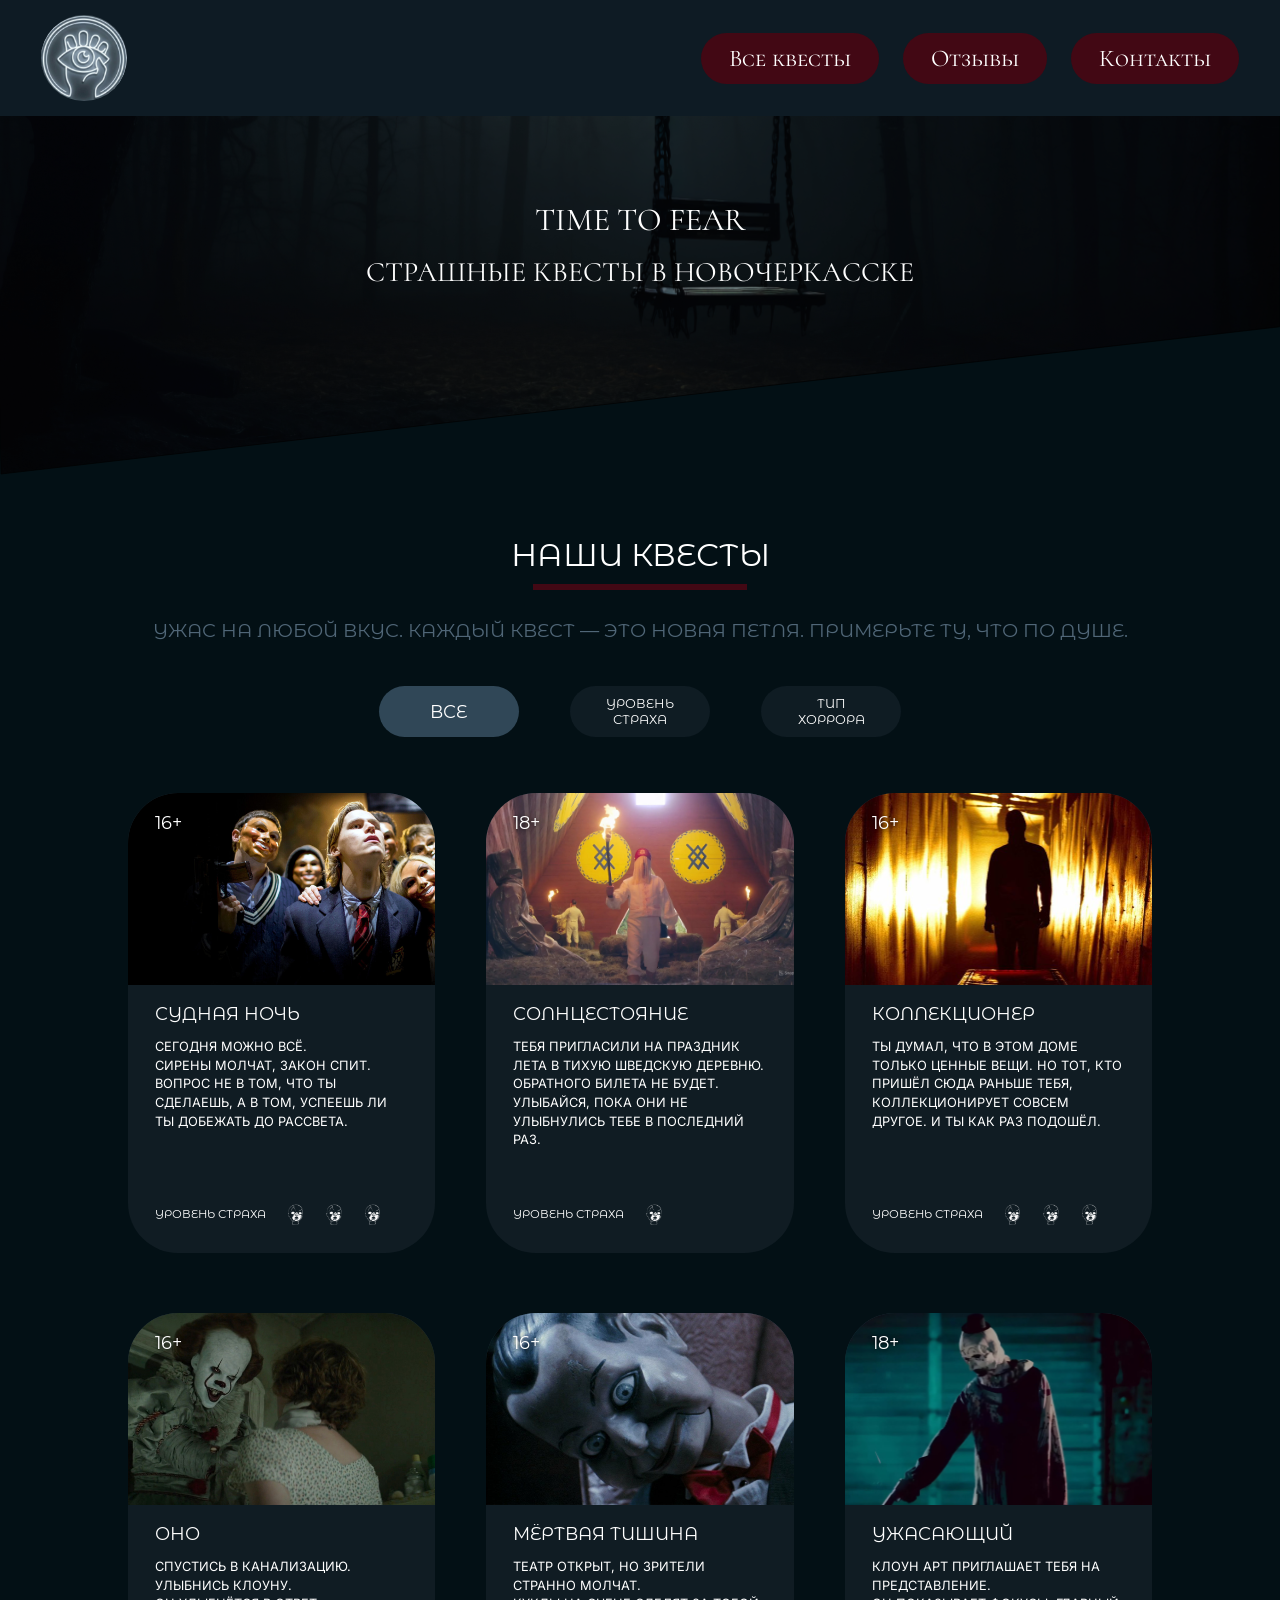
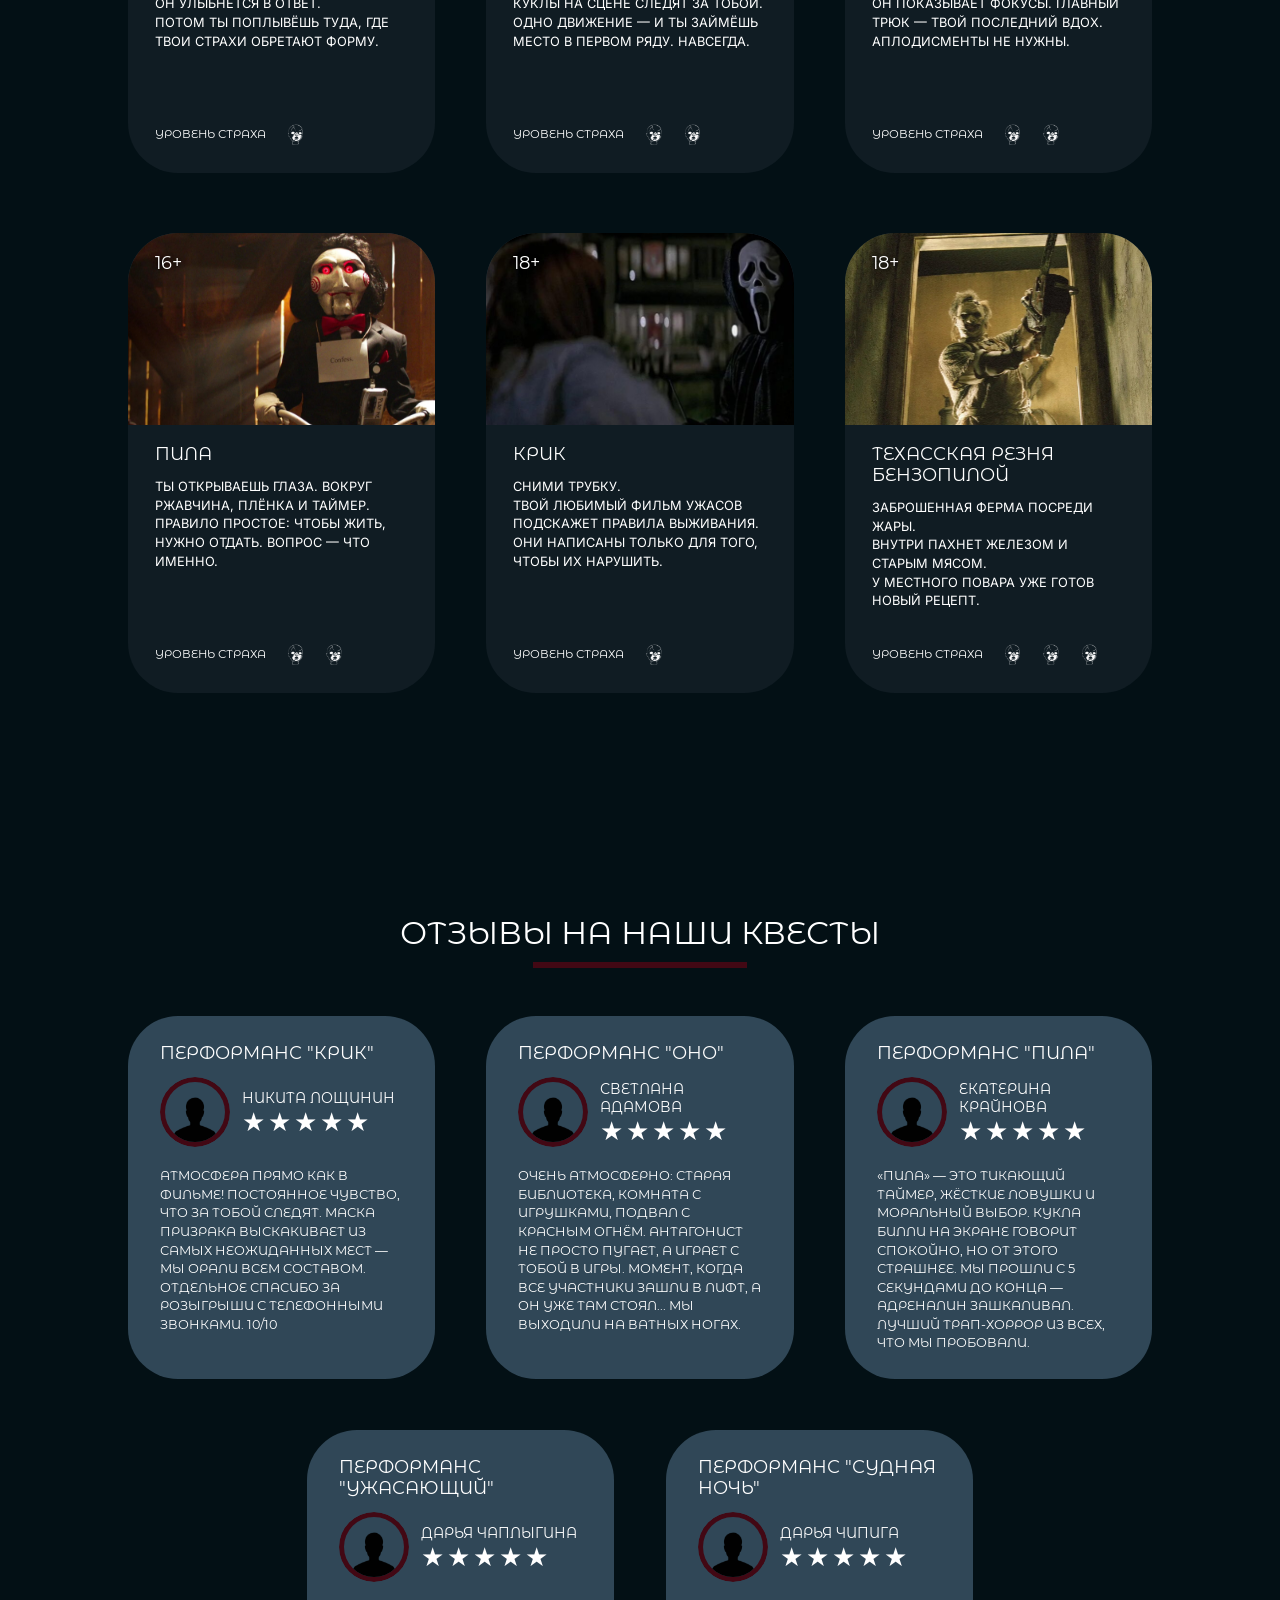
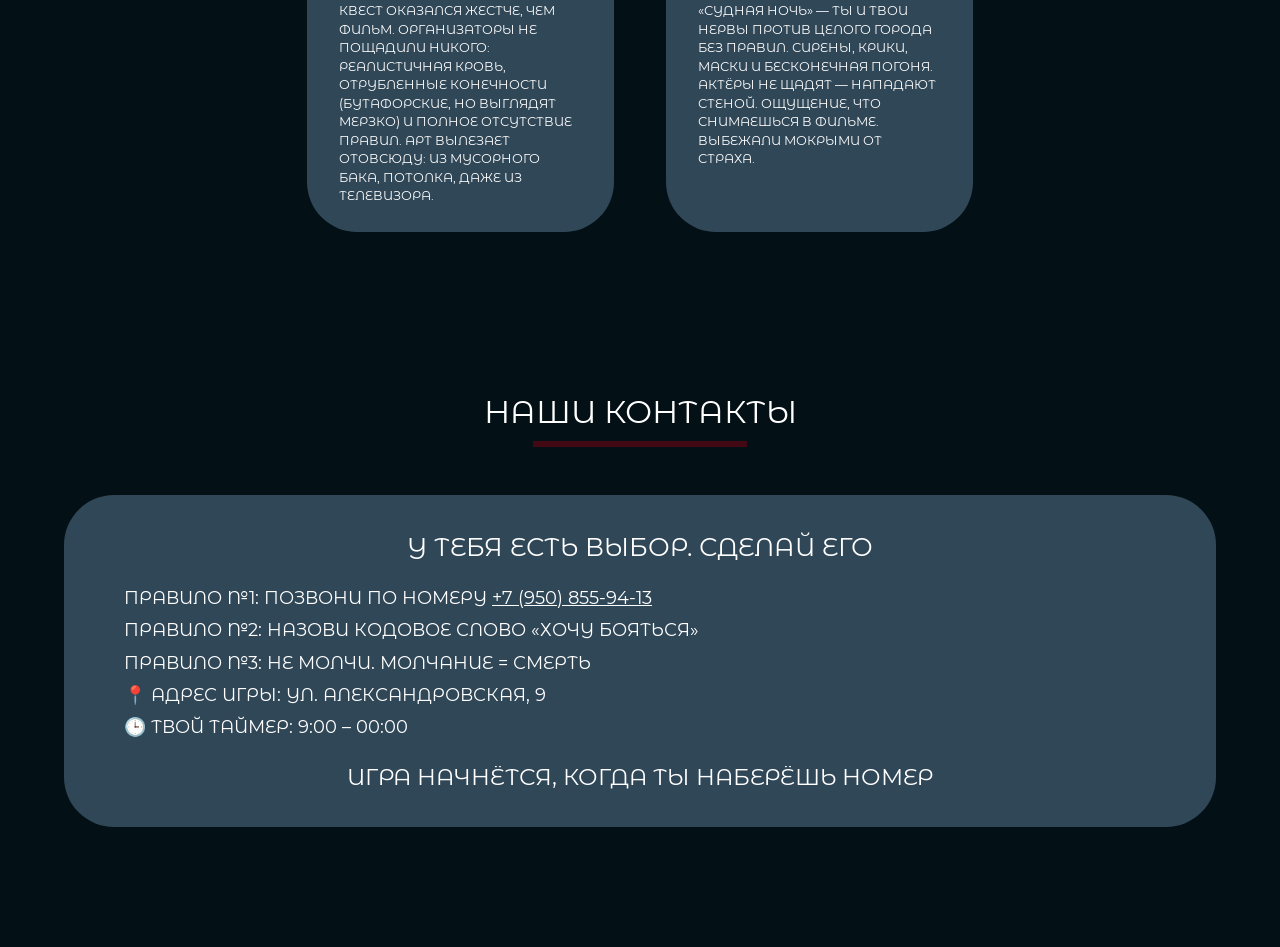
<file: index.html>
<!DOCTYPE html>
<html lang="ru">
<head>
  <meta charset="UTF-8" />
  <title>TIME TO FEAR — Страшные квесты в Новочеркасске</title>
  <link rel="stylesheet" href="style.css" />
  <link rel="preconnect" href="https://fonts.googleapis.com" />
  <link rel="preconnect" href="https://fonts.gstatic.com" crossorigin />
  <link href="https://fonts.googleapis.com/css2?family=Cormorant+SC&family=Montserrat+Alternates:wght@400;600&family=Inter&display=swap" rel="stylesheet" />
</head>
<body>

  <!-- ШАПКА -->
  <header class="header">
    <a href="index.html" class="header__logo">
      <img src="images/logo.svg" alt="Логотип" />
    </a>
    <nav class="header__nav">
      <a href="#quests" class="header__btn">Все квесты</a>
      <a href="#reviews" class="header__btn">Отзывы</a>
      <a href="#contacts" class="header__btn">Контакты</a>
    </nav>
  </header>

  <!-- HERO -->
  <section class="hero">
    <img src="images/ka4eli.svg" alt="" class="hero__bg" />
    <div class="hero__texts">
      <p class="hero__t1">TIME TO FEAR</p>
      <p class="hero__t2">СТРАШНЫЕ КВЕСТЫ В НОВОЧЕРКАССКЕ</p>
    </div>
  </section>

  <!-- НАШИ КВЕСТЫ -->
  <section class="quests-section" id="quests">
    <h2 class="section-title">НАШИ КВЕСТЫ</h2>
    <div class="section-underline"></div>
    <p class="quests-sub">УЖАС НА ЛЮБОЙ ВКУС. КАЖДЫЙ КВЕСТ — ЭТО НОВАЯ ПЕТЛЯ. ПРИМЕРЬТЕ ТУ, ЧТО ПО ДУШЕ.</p>

    <div class="filters">
      <button class="filter-btn active" data-filter="all">ВСЕ</button>
      <button class="filter-btn" data-filter="fear">УРОВЕНЬ<br>СТРАХА</button>
      <button class="filter-btn" data-filter="type">ТИП<br>ХОРРОРА</button>
    </div>

    <div class="quests-grid" id="questsGrid"></div>
  </section>

  <!-- ОТЗЫВЫ -->
  <section class="reviews-section" id="reviews">
    <h2 class="section-title">ОТЗЫВЫ НА НАШИ КВЕСТЫ</h2>
    <div class="section-underline"></div>

    <div class="reviews-grid">
      <!-- Ряд 1: 3 отзыва -->
      <div class="reviews-row">
        <div class="review-card">
          <p class="review-card__title">ПЕРФОРМАНС "КРИК"</p>
          <div class="review-card__user">
            <img src="images/otz.svg" alt="" class="review-card__avatar" />
            <div>
              <p class="review-card__name">НИКИТА ЛОЩИНИН</p>
              <span style="color:#ffffff;font-size:26px;letter-spacing:3px;line-height:1;display:block;margin-top:2px;">★★★★★</span>
            </div>
          </div>
          <p class="review-card__text">АТМОСФЕРА ПРЯМО КАК В ФИЛЬМЕ! ПОСТОЯННОЕ ЧУВСТВО, ЧТО ЗА ТОБОЙ СЛЕДЯТ. МАСКА ПРИЗРАКА ВЫСКАКИВАЕТ ИЗ САМЫХ НЕОЖИДАННЫХ МЕСТ — МЫ ОРАЛИ ВСЕМ СОСТАВОМ. ОТДЕЛЬНОЕ СПАСИБО ЗА РОЗЫГРЫШИ С ТЕЛЕФОННЫМИ ЗВОНКАМИ. 10/10</p>
        </div>

        <div class="review-card">
          <p class="review-card__title">ПЕРФОРМАНС "ОНО"</p>
          <div class="review-card__user">
            <img src="images/otz.svg" alt="" class="review-card__avatar" />
            <div>
              <p class="review-card__name">СВЕТЛАНА АДАМОВА</p>
              <span style="color:#ffffff;font-size:26px;letter-spacing:3px;line-height:1;display:block;margin-top:2px;">★★★★★</span>
            </div>
          </div>
          <p class="review-card__text">ОЧЕНЬ АТМОСФЕРНО: СТАРАЯ БИБЛИОТЕКА, КОМНАТА С ИГРУШКАМИ, ПОДВАЛ С КРАСНЫМ ОГНЁМ. АНТАГОНИСТ НЕ ПРОСТО ПУГАЕТ, А ИГРАЕТ С ТОБОЙ В ИГРЫ. МОМЕНТ, КОГДА ВСЕ УЧАСТНИКИ ЗАШЛИ В ЛИФТ, А ОН УЖЕ ТАМ СТОЯЛ... МЫ ВЫХОДИЛИ НА ВАТНЫХ НОГАХ.</p>
        </div>

        <div class="review-card">
          <p class="review-card__title">ПЕРФОРМАНС "ПИЛА"</p>
          <div class="review-card__user">
            <img src="images/otz.svg" alt="" class="review-card__avatar" />
            <div>
              <p class="review-card__name">ЕКАТЕРИНА КРАЙНОВА</p>
              <span style="color:#ffffff;font-size:26px;letter-spacing:3px;line-height:1;display:block;margin-top:2px;">★★★★★</span>
            </div>
          </div>
          <p class="review-card__text">«ПИЛА» — ЭТО ТИКАЮЩИЙ ТАЙМЕР, ЖЁСТКИЕ ЛОВУШКИ И МОРАЛЬНЫЙ ВЫБОР. КУКЛА БИЛЛИ НА ЭКРАНЕ ГОВОРИТ СПОКОЙНО, НО ОТ ЭТОГО СТРАШНЕЕ. МЫ ПРОШЛИ С 5 СЕКУНДАМИ ДО КОНЦА — АДРЕНАЛИН ЗАШКАЛИВАЛ. ЛУЧШИЙ ТРАП-ХОРРОР ИЗ ВСЕХ, ЧТО МЫ ПРОБОВАЛИ.</p>
        </div>
      </div>

      <!-- Ряд 2: 2 отзыва по центру -->
      <div class="reviews-row--center">
        <div class="review-card">
          <p class="review-card__title">ПЕРФОРМАНС "УЖАСАЮЩИЙ"</p>
          <div class="review-card__user">
            <img src="images/otz.svg" alt="" class="review-card__avatar" />
            <div>
              <p class="review-card__name">ДАРЬЯ ЧАПЛЫГИНА</p>
              <span style="color:#ffffff;font-size:26px;letter-spacing:3px;line-height:1;display:block;margin-top:2px;">★★★★★</span>
            </div>
          </div>
          <p class="review-card__text">КВЕСТ ОКАЗАЛСЯ ЖЕСТЧЕ, ЧЕМ ФИЛЬМ. ОРГАНИЗАТОРЫ НЕ ПОЩАДИЛИ НИКОГО: РЕАЛИСТИЧНАЯ КРОВЬ, ОТРУБЛЕННЫЕ КОНЕЧНОСТИ (БУТАФОРСКИЕ, НО ВЫГЛЯДЯТ МЕРЗКО) И ПОЛНОЕ ОТСУТСТВИЕ ПРАВИЛ. АРТ ВЫЛЕЗАЕТ ОТОВСЮДУ: ИЗ МУСОРНОГО БАКА, ПОТОЛКА, ДАЖЕ ИЗ ТЕЛЕВИЗОРА.</p>
        </div>

        <div class="review-card">
          <p class="review-card__title">ПЕРФОРМАНС "СУДНАЯ НОЧЬ"</p>
          <div class="review-card__user">
            <img src="images/otz.svg" alt="" class="review-card__avatar" />
            <div>
              <p class="review-card__name">ДАРЬЯ ЧИПИГА</p>
              <span style="color:#ffffff;font-size:26px;letter-spacing:3px;line-height:1;display:block;margin-top:2px;">★★★★★</span>
            </div>
          </div>
          <p class="review-card__text">«СУДНАЯ НОЧЬ» — ТЫ И ТВОИ НЕРВЫ ПРОТИВ ЦЕЛОГО ГОРОДА БЕЗ ПРАВИЛ. СИРЕНЫ, КРИКИ, МАСКИ И БЕСКОНЕЧНАЯ ПОГОНЯ. АКТЁРЫ НЕ ЩАДЯТ — НАПАДАЮТ СТЕНОЙ. ОЩУЩЕНИЕ, ЧТО СНИМАЕШЬСЯ В ФИЛЬМЕ. ВЫБЕЖАЛИ МОКРЫМИ ОТ СТРАХА.</p>
        </div>
      </div>
    </div>
  </section>

  <!-- КОНТАКТЫ -->
  <section class="contacts-section" id="contacts">
    <h2 class="section-title">НАШИ КОНТАКТЫ</h2>
    <div class="section-underline"></div>

    <div class="contacts-card">
      <p class="contacts-card__heading">У ТЕБЯ ЕСТЬ ВЫБОР. СДЕЛАЙ ЕГО</p>
      <div class="contacts-card__body">
        <p>ПРАВИЛО №1: ПОЗВОНИ ПО НОМЕРУ <a href="tel:+79508559413" class="contacts-link">+7 (950) 855-94-13</a></p>
        <p>ПРАВИЛО №2: НАЗОВИ КОДОВОЕ СЛОВО «ХОЧУ БОЯТЬСЯ»</p>
        <p>ПРАВИЛО №3: НЕ МОЛЧИ. МОЛЧАНИЕ = СМЕРТЬ</p>
        <p>📍 АДРЕС ИГРЫ: УЛ. АЛЕКСАНДРОВСКАЯ, 9</p>
        <p>🕒 ТВОЙ ТАЙМЕР: 9:00 – 00:00</p>
      </div>
      <p class="contacts-card__footer">ИГРА НАЧНЁТСЯ, КОГДА ТЫ НАБЕРЁШЬ НОМЕР</p>
    </div>
  </section>

  <script src="script.js"></script>
</body>
</html>
</file>
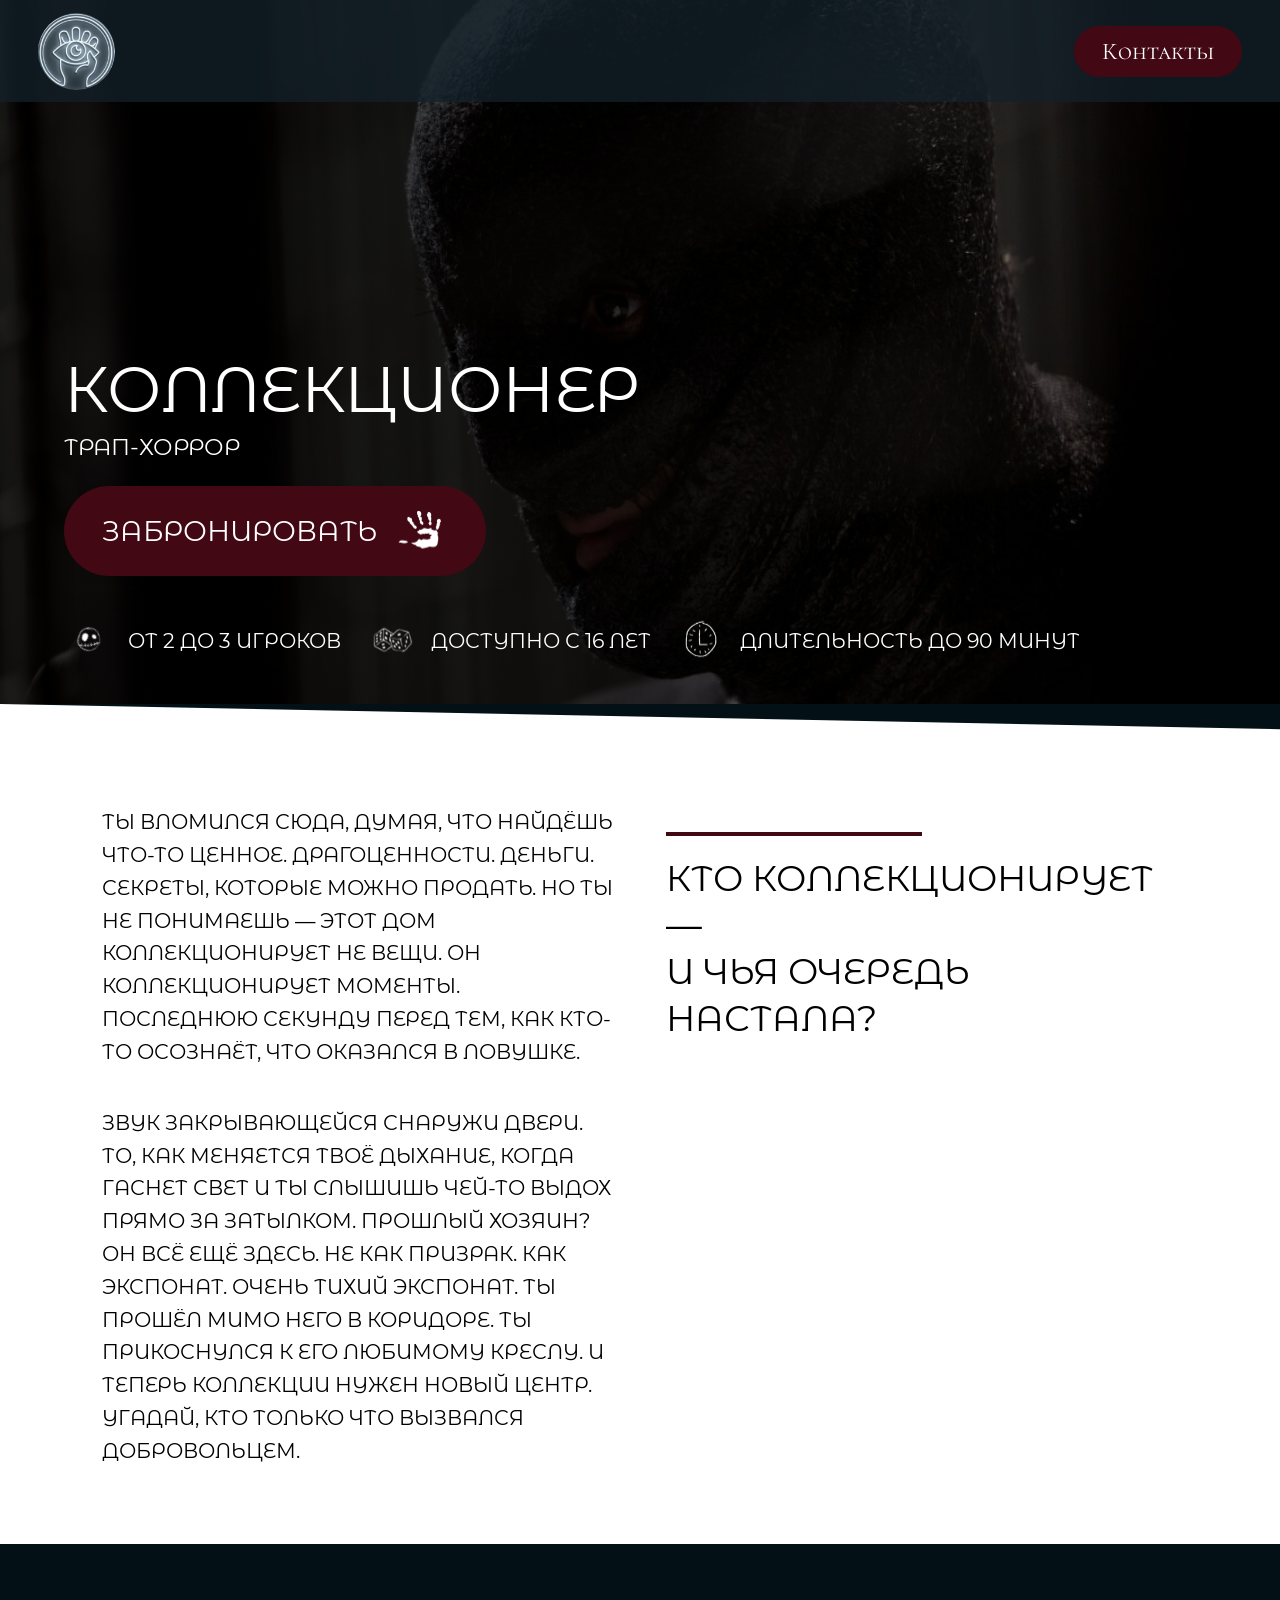
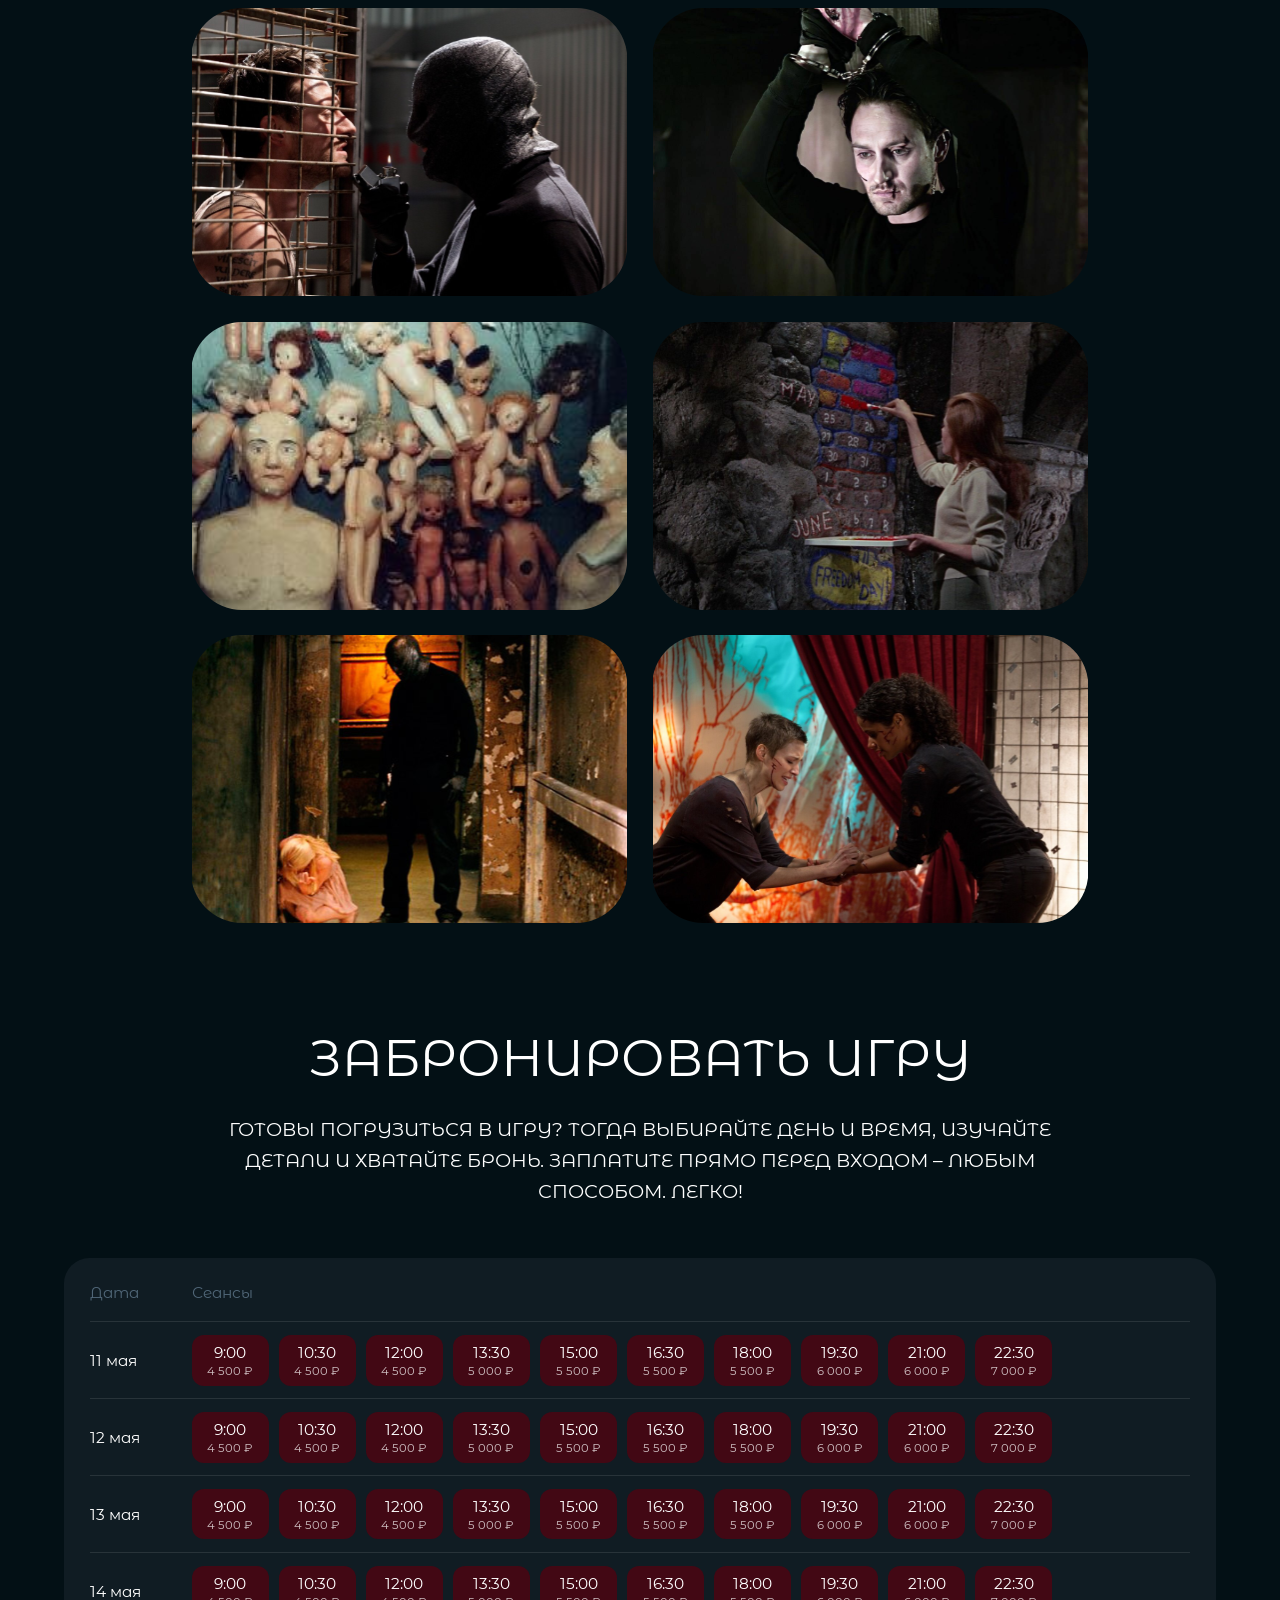
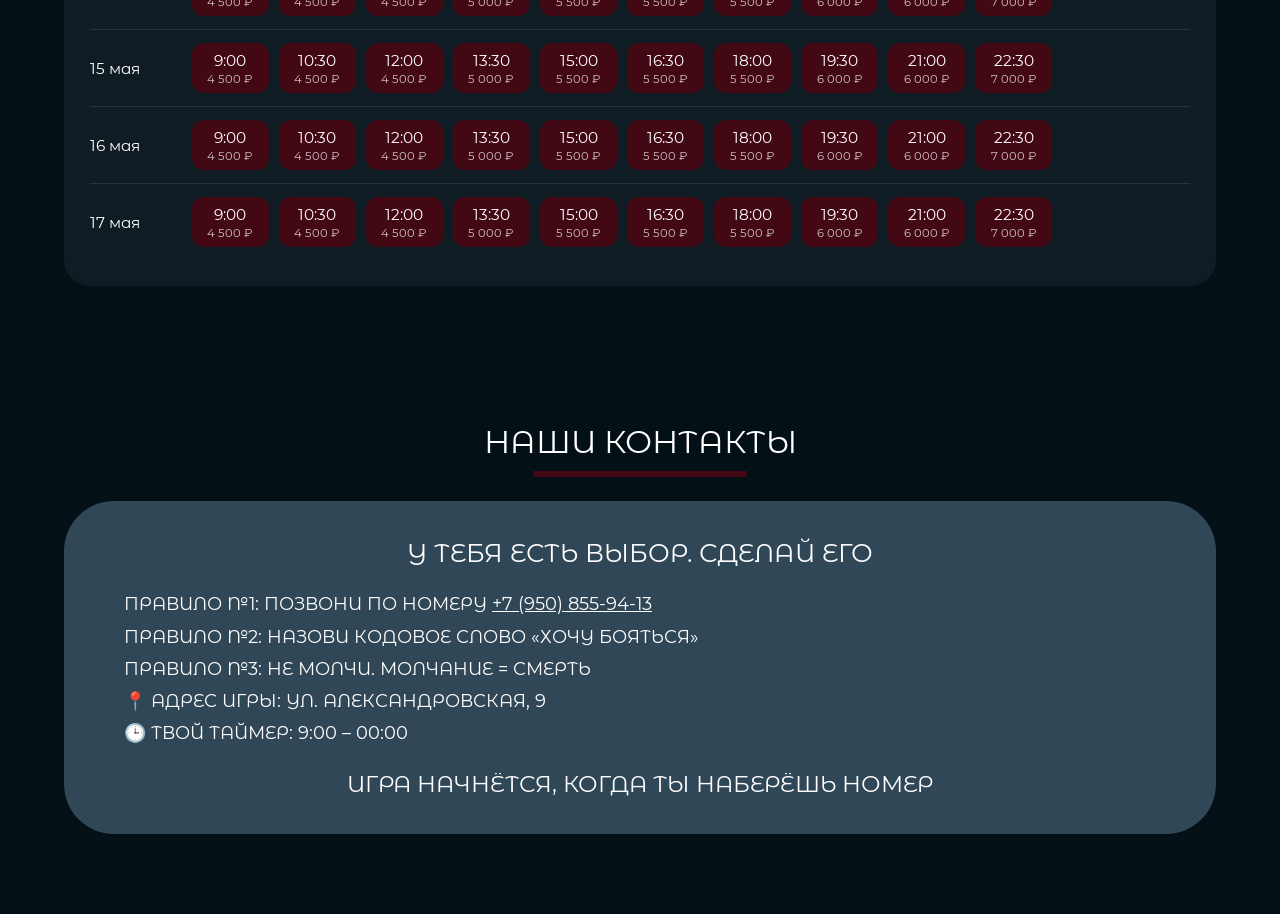
<file: quest-collec.html>
<!DOCTYPE html>
<html lang="ru">
<head>
  <meta charset="UTF-8" />
  <meta name="viewport" content="width=device-width, initial-scale=1.0" />
  <title>КОЛЛЕКЦИОНЕР — TIME TO FEAR</title>
  <link rel="preconnect" href="https://fonts.googleapis.com" />
  <link href="https://fonts.googleapis.com/css2?family=Cormorant+SC&family=Montserrat+Alternates:wght@400;600&family=Inter&display=swap" rel="stylesheet" />
  <style>
    *, *::before, *::after { box-sizing: border-box; margin: 0; padding: 0; }
    html { scroll-behavior: smooth; }

    body {
      background: #031015;
      color: #fff;
      font-family: 'Montserrat Alternates', sans-serif;
      font-weight: 400;
      overflow-x: hidden;
    }

    /* ===== HEADER ===== */
    .header {
      position: fixed;
      top: 0; left: 0;
      width: 100%;
      height: clamp(64px, 8vw, 116px);
      background: rgba(19, 32, 41, 0.76);
      z-index: 100;
      display: flex;
      align-items: center;
      justify-content: space-between;
      padding: 0 clamp(16px, 3vw, 41px);
    }
    .header__logo {
      display: block;
      width: clamp(48px, 6vw, 86px);
      height: clamp(48px, 6vw, 86px);
      text-decoration: none;
      flex-shrink: 0;
    }
    .header__logo img { width: 100%; height: 100%; object-fit: contain; }

    /* ===== HERO ===== */
    .hero {
      position: relative;
      width: 100%;
      height: clamp(420px, 55vw, 900px);
      overflow: hidden;
      padding-top: clamp(64px, 8vw, 116px);
    }
    .hero__bg {
      position: absolute;
      top: 0; left: 0;
      width: 100%; height: 100%;
      object-fit: cover;
      display: block;
    }
    .hero::after {
      content: '';
      position: absolute;
      top: 0; left: 0;
      width: 100%; height: 100%;
      background: linear-gradient(to right, rgba(0,0,0,0.72) 50%, rgba(0,0,0,0.15) 100%);
      pointer-events: none;
    }
    .hero__content {
      position: absolute;
      top: 0; left: 0;
      width: 100%; height: 100%;
      z-index: 2;
      display: flex;
      flex-direction: column;
      justify-content: flex-end;
      padding: clamp(80px, 10vw, 160px) clamp(20px, 5vw, 80px) clamp(20px, 3vw, 60px);
    }
    .hero__title {
      font-family: 'Montserrat Alternates', sans-serif;
      font-size: clamp(28px, 5vw, 90px);
      color: #fff;
      line-height: 1.15;
      margin-bottom: clamp(4px, 0.5vw, 10px);
    }
    .hero__genre {
      font-size: clamp(12px, 1.8vw, 32px);
      color: #fff;
      margin-bottom: clamp(12px, 2vw, 36px);
    }
    .hero__book-btn {
      display: inline-flex;
      align-items: center;
      gap: clamp(12px, 1.5vw, 28px);
      width: fit-content;
      height: clamp(44px, 7vw, 120px);
      padding: 0 clamp(20px, 3vw, 56px);
      background: #420814;
      border: none;
      cursor: pointer;
      border-radius: 60px;
      text-decoration: none;
      transition: background 0.2s;
      margin-bottom: clamp(16px, 3vw, 56px);
    }
    .hero__book-btn:hover { background: #5e0e1d; }
    .hero__book-text {
      font-family: 'Montserrat Alternates', sans-serif;
      font-size: clamp(14px, 2.2vw, 40px);
      color: #fff;
      white-space: nowrap;
      line-height: 1;
    }
    .hero__book-icon {
      width: clamp(24px, 4vw, 72px);
      height: clamp(21px, 3.5vw, 63px);
      object-fit: contain;
      flex-shrink: 0;
    }

    /* Info row */
    .hero__info {
      display: flex;
      flex-wrap: wrap;
      gap: clamp(10px, 2vw, 40px);
    }
    .hero__info-item {
      display: flex;
      align-items: center;
      gap: clamp(6px, 1vw, 14px);
    }
    .hero__info-item .icon {
      width: clamp(24px, 4vw, 72px);
      height: clamp(24px, 4vw, 72px);
      object-fit: contain;
    }
    .hero__info-item span {
      font-size: clamp(10px, 1.6vw, 28px);
      color: #fff;
      white-space: nowrap;
    }

    /* ===== WHITE SECTION ===== */
    .white-section {
      background: #fff;
      position: relative;
      color: #000;
      padding: clamp(40px, 6vw, 100px) clamp(20px, 8vw, 200px);
      clip-path: polygon(0 0, 100% 3%, 100% 100%, 0 100%);
      padding-top: clamp(60px, 8vw, 140px);
    }
    .desc-layout {
      display: grid;
      grid-template-columns: 1fr 1fr;
      gap: clamp(24px, 4vw, 80px);
      align-items: start;
    }
    @media (max-width: 768px) {
      .desc-layout { grid-template-columns: 1fr; }
    }
    .desc-left-col {
      display: flex;
      flex-direction: column;
      gap: clamp(20px, 3vw, 48px);
    }
    .desc-text {
      font-size: clamp(13px, 1.6vw, 30px);
      line-height: 1.6;
      color: #000;
    }
    .desc-right-col {
      display: flex;
      flex-direction: column;
      align-items: flex-start;
      padding-top: clamp(10px, 2vw, 40px);
    }
    .desc-right-line {
      width: 100%;
      max-width: clamp(120px, 20vw, 702px);
      height: 4px;
      background: #420814;
      margin-bottom: clamp(10px, 1.5vw, 24px);
    }
    .desc-right-text {
      font-size: clamp(18px, 2.8vw, 48px);
      line-height: 1.3;
      color: #000;
    }

    /* ===== DARK SECTION: photos ===== */
    .dark-section {
      background: #031015;
      padding: clamp(40px, 5vw, 80px) 0;
      overflow-x: auto;
    }
    .photo-grid {
      display: flex;
      flex-direction: column;
      gap: clamp(14px, 2vw, 40px);
      padding: 0 clamp(20px, 5vw, 105px);
      align-items: center;
    }
    .photo-row {
      display: flex;
      gap: clamp(14px, 2vw, 40px);
    }
    .photo-item {
      width: clamp(260px, 34vw, 634px);
      height: clamp(172px, 22.5vw, 420px);
      overflow: hidden;
      flex-shrink: 0;
    }
    .photo-item img {
      width: 100%; height: 100%;
      object-fit: cover;
      display: block;
    }

    /* ===== BOOKING SECTION ===== */
    .booking-section {
      background: #031015;
      padding: clamp(20px, 3vw, 60px) clamp(20px, 5vw, 100px) clamp(40px, 6vw, 100px);
    }
    .booking-title {
      font-family: 'Montserrat Alternates', sans-serif;
      font-size: clamp(22px, 4vw, 80px);
      color: #fff;
      text-align: center;
      margin-bottom: clamp(12px, 2vw, 32px);
    }
    .booking-sub {
      font-size: clamp(12px, 1.5vw, 28px);
      color: #fff;
      text-align: center;
      line-height: 1.6;
      margin-bottom: clamp(24px, 4vw, 60px);
      max-width: 900px;
      margin-left: auto;
      margin-right: auto;
    }
    .booking-table-wrap {
      background: #101C23;
      border-radius: clamp(12px, 2vw, 30px);
      padding: clamp(16px, 2vw, 40px);
      overflow-x: auto;
      max-width: 1400px;
      margin: 0 auto;
    }
    .booking-table {
      width: 100%;
      border-collapse: collapse;
      min-width: 600px;
    }
    .booking-table th {
      font-size: clamp(13px, 1.2vw, 22px);
      color: #506677;
      font-weight: 400;
      text-align: left;
      padding: 0 0 clamp(10px, 1.5vw, 24px) 0;
    }
    .booking-table th:first-child { width: clamp(80px, 8vw, 160px); }
    .booking-table tr.date-row td {
      padding: clamp(8px, 1vw, 18px) 0;
      vertical-align: middle;
      border-top: 1px solid rgba(255,255,255,0.1);
    }
    .date-cell {
      font-size: clamp(13px, 1.2vw, 24px);
      color: #fff;
      white-space: nowrap;
      padding-right: clamp(12px, 2vw, 30px);
    }
    .sessions-cell {
      display: flex;
      flex-wrap: wrap;
      gap: clamp(6px, 0.8vw, 12px);
      align-items: center;
    }
    .session-btn {
      background: #420814;
      border: none;
      border-radius: clamp(6px, 1vw, 12px);
      cursor: pointer;
      padding: clamp(5px, 0.6vw, 10px) clamp(8px, 1vw, 16px);
      display: flex;
      flex-direction: column;
      align-items: center;
      transition: background 0.2s;
      min-width: clamp(60px, 6vw, 90px);
    }
    .session-btn:hover { background: #5e0e1d; }
    .session-btn .time {
      font-family: 'Montserrat Alternates', sans-serif;
      font-size: clamp(12px, 1.2vw, 22px);
      color: #fff;
      font-weight: 400;
    }
    .session-btn .price {
      font-family: 'Montserrat Alternates', sans-serif;
      font-size: clamp(10px, 0.9vw, 16px);
      color: rgba(255,255,255,0.75);
      font-weight: 400;
      margin-top: 2px;
    }

    /* ===== MODAL ===== */
    .modal-overlay {
      display: none;
      position: fixed;
      top: 0; left: 0;
      width: 100%; height: 100%;
      background: rgba(0,0,0,0.8);
      z-index: 200;
      align-items: center;
      justify-content: center;
      padding: 20px;
    }
    .modal-overlay.active { display: flex; }
    .modal {
      background: #0B1D24;
      border-radius: 24px;
      padding: clamp(24px, 3vw, 40px);
      width: 100%;
      max-width: 620px;
      position: relative;
      font-family: 'Montserrat Alternates', sans-serif;
    }
    .modal__close {
      position: absolute;
      top: 16px; right: 20px;
      background: none;
      border: none;
      color: #fff;
      font-size: 26px;
      cursor: pointer;
      line-height: 1;
    }
    .modal__title {
      font-size: clamp(16px, 1.8vw, 26px);
      color: #fff;
      margin-bottom: 14px;
      padding-right: 36px;
    }
    .modal__divider {
      height: 1px;
      background: rgba(255,255,255,0.2);
      margin-bottom: 16px;
    }
    .modal__meta {
      font-size: clamp(13px, 1.2vw, 20px);
      color: #fff;
      margin-bottom: 5px;
      line-height: 1.5;
    }
    .modal__label {
      font-size: clamp(12px, 1.1vw, 18px);
      color: rgba(255,255,255,0.7);
      margin-bottom: 5px;
      margin-top: 14px;
    }
    .modal__input {
      width: 100%;
      height: clamp(44px, 4vw, 56px);
      background: #1C495B;
      border: none;
      border-radius: 12px;
      padding: 0 16px;
      font-family: 'Montserrat Alternates', sans-serif;
      font-size: clamp(13px, 1.2vw, 18px);
      color: #fff;
      outline: none;
    }
    .modal__input::placeholder { color: rgba(255,255,255,0.4); }
    .modal__sound-row {
      display: flex;
      align-items: center;
      gap: 12px;
      margin-top: 18px;
    }
    .modal__sound-btn {
      width: 36px; height: 36px;
      background: #1C495B;
      border-radius: 50%;
      display: flex; align-items: center; justify-content: center;
      flex-shrink: 0;
      border: none;
      cursor: pointer;
    }
    .modal__sound-btn svg { fill: #fff; width: 12px; height: 12px; }
    .modal__sound-text {
      font-size: clamp(13px, 1.2vw, 18px);
      color: #fff;
    }
    .modal__footer {
      display: flex;
      justify-content: flex-end;
      margin-top: 20px;
    }
    .modal__submit {
      background: #1C495B;
      border: none;
      border-radius: 12px;
      height: clamp(44px, 4vw, 56px);
      padding: 0 clamp(24px, 3vw, 40px);
      font-family: 'Montserrat Alternates', sans-serif;
      font-size: clamp(14px, 1.4vw, 22px);
      color: #fff;
      cursor: pointer;
      transition: background 0.2s;
      letter-spacing: 0.05em;
    }
    .modal__submit:hover { background: #255870; }

    /* ===== TOAST NOTIFICATION ===== */
    .toast {
      position: fixed;
      bottom: 40px;
      left: 50%;
      transform: translateX(-50%) translateY(20px);
      background: #101C23;
      border: 1px solid #420814;
      border-radius: 16px;
      padding: 20px 32px;
      display: flex;
      align-items: flex-start;
      gap: 16px;
      min-width: 320px;
      max-width: 90vw;
      z-index: 300;
      opacity: 0;
      pointer-events: none;
      transition: opacity 0.35s ease, transform 0.35s ease;
    }
    .toast.active {
      opacity: 1;
      transform: translateX(-50%) translateY(0);
      pointer-events: auto;
    }
    .toast__icon {
      width: 40px; height: 40px;
      flex-shrink: 0;
      background: #420814;
      border-radius: 50%;
      display: flex;
      align-items: center;
      justify-content: center;
    }
    .toast__icon svg { fill: #fff; width: 18px; height: 18px; }
    .toast__body {}
    .toast__title {
      font-family: 'Montserrat Alternates', sans-serif;
      font-size: 18px;
      color: #fff;
      margin-bottom: 4px;
    }
    .toast__text {
      font-family: 'Montserrat Alternates', sans-serif;
      font-size: 14px;
      color: rgba(255,255,255,0.65);
      line-height: 1.5;
    }
    .toast__close {
      position: absolute;
      top: 12px; right: 16px;
      background: none;
      border: none;
      color: rgba(255,255,255,0.5);
      font-size: 18px;
      cursor: pointer;
      line-height: 1;
    }
    .toast__close:hover { color: #fff; }

    /* ===== CONTACTS SECTION (quest pages) ===== */
    .contacts-section { padding: 60px 0 80px; background: #031015; }
    .contacts-section .section-title {
      font-family: 'Montserrat Alternates', sans-serif;
      font-size: clamp(20px, 2.5vw, 35px);
      font-weight: 400;
      color: #fff;
      text-align: center;
    }
    .contacts-section .section-underline {
      width: 214px; height: 6px;
      background: #420814;
      margin: 10px auto 24px;
    }
    .contacts-card {
      max-width: 1211px;
      width: 90%;
      background: #304757;
      margin: 0 auto;
      padding: 36px 60px;
      display: flex;
      flex-direction: column;
      gap: 20px;
      border-radius: 50px;
    }
    .contacts-card__heading {
      font-family: 'Montserrat Alternates', sans-serif;
      font-size: clamp(16px, 2vw, 35px);
      font-weight: 400;
      color: #fff;
      text-align: center;
    }
    .contacts-card__body {
      font-family: 'Montserrat Alternates', sans-serif;
      font-size: clamp(12px, 1.4vw, 26px);
      font-weight: 400;
      color: #fff;
      line-height: 1.8;
    }
    .contacts-card__footer {
      font-family: 'Montserrat Alternates', sans-serif;
      font-size: clamp(14px, 1.8vw, 35px);
      font-weight: 400;
      color: #fff;
      text-align: center;
    }
    .contacts-link { color: #fff; text-decoration: underline; }
    .contacts-link:hover { color: #ccc; }
  </style>
</head>
<body>

<!-- HEADER -->
<header class="header">
  <a href="index.html" class="header__logo">
    <img src="images/logo.svg" alt="TIME TO FEAR" />
  </a>
  <nav style="display:flex;gap:24px;flex-wrap:wrap;justify-content:flex-end;">
    <a href="#contacts" style="display:flex;align-items:center;justify-content:center;padding:0 28px;height:51px;background:#420814;color:#fff;text-decoration:none;font-family:'Cormorant SC',serif;font-size:24px;border-radius:50px;white-space:nowrap;">Контакты</a>
  </nav>
</header>

<!-- HERO -->
<section class="hero">
  <img class="hero__bg" src="images/strcollec.svg" alt="КОЛЛЕКЦИОНЕР" />
  <div class="hero__content">
    <p class="hero__title">КОЛЛЕКЦИОНЕР</p>
    <p class="hero__genre">ТРАП-ХОРРОР</p>
    <a class="hero__book-btn" href="#booking">
      <span class="hero__book-text">ЗАБРОНИРОВАТЬ</span>
      <img class="hero__book-icon" src="images/ladoshka.svg" alt="" />
    </a>
    <div class="hero__info">
      <div class="hero__info-item">
        <img class="icon" src="images/smailik.svg" alt="" />
        <span>ОТ 2 ДО 3 ИГРОКОВ</span>
      </div>
      <div class="hero__info-item">
        <img class="icon" src="images/kubiki.svg" alt="" />
        <span>ДОСТУПНО С 16 ЛЕТ</span>
      </div>
      <div class="hero__info-item">
        <img class="icon" src="images/4asi.svg" alt="" />
        <span>ДЛИТЕЛЬНОСТЬ ДО 90 МИНУТ</span>
      </div>
    </div>
  </div>
</section>

<!-- WHITE SECTION -->
<section class="white-section">
  <div class="desc-layout">
    <div class="desc-left-col">
      <p class="desc-text">ТЫ ВЛОМИЛСЯ СЮДА, ДУМАЯ, ЧТО НАЙДЁШЬ ЧТО-ТО ЦЕННОЕ. ДРАГОЦЕННОСТИ. ДЕНЬГИ. СЕКРЕТЫ, КОТОРЫЕ МОЖНО ПРОДАТЬ. НО ТЫ НЕ ПОНИМАЕШЬ — ЭТОТ ДОМ КОЛЛЕКЦИОНИРУЕТ НЕ ВЕЩИ. ОН КОЛЛЕКЦИОНИРУЕТ МОМЕНТЫ. ПОСЛЕДНЮЮ СЕКУНДУ ПЕРЕД ТЕМ, КАК КТО-ТО ОСОЗНАЁТ, ЧТО ОКАЗАЛСЯ В ЛОВУШКЕ.</p>
      <p class="desc-text">ЗВУК ЗАКРЫВАЮЩЕЙСЯ СНАРУЖИ ДВЕРИ. ТО, КАК МЕНЯЕТСЯ ТВОЁ ДЫХАНИЕ, КОГДА ГАСНЕТ СВЕТ И ТЫ СЛЫШИШЬ ЧЕЙ-ТО ВЫДОХ ПРЯМО ЗА ЗАТЫЛКОМ. ПРОШЛЫЙ ХОЗЯИН? ОН ВСЁ ЕЩЁ ЗДЕСЬ. НЕ КАК ПРИЗРАК. КАК ЭКСПОНАТ. ОЧЕНЬ ТИХИЙ ЭКСПОНАТ. ТЫ ПРОШЁЛ МИМО НЕГО В КОРИДОРЕ. ТЫ ПРИКОСНУЛСЯ К ЕГО ЛЮБИМОМУ КРЕСЛУ. И ТЕПЕРЬ КОЛЛЕКЦИИ НУЖЕН НОВЫЙ ЦЕНТР. УГАДАЙ, КТО ТОЛЬКО ЧТО ВЫЗВАЛСЯ ДОБРОВОЛЬЦЕМ.</p>
    </div>
    <div class="desc-right-col">
      <div class="desc-right-line"></div>
      <p class="desc-right-text">КТО КОЛЛЕКЦИОНИРУЕТ —<br>И ЧЬЯ ОЧЕРЕДЬ НАСТАЛА?</p>
    </div>
  </div>
</section>

<!-- DARK SECTION: photos -->
<section class="dark-section">
  <div class="photo-grid">
    <div class="photo-row">
      <div class="photo-item"><img src="images/collec1.svg" alt="" /></div>
      <div class="photo-item"><img src="images/collec2.svg" alt="" /></div>
    </div>
    <div class="photo-row">
      <div class="photo-item"><img src="images/collec3.svg" alt="" /></div>
      <div class="photo-item"><img src="images/collec4.svg" alt="" /></div>
    </div>
    <div class="photo-row">
      <div class="photo-item"><img src="images/collec5.svg" alt="" /></div>
      <div class="photo-item"><img src="images/collec6.svg" alt="" /></div>
    </div>
  </div>
</section>

<!-- BOOKING SECTION -->
<section class="booking-section" id="booking">
  <p class="booking-title">ЗАБРОНИРОВАТЬ ИГРУ</p>
  <p class="booking-sub">ГОТОВЫ ПОГРУЗИТЬСЯ В ИГРУ? ТОГДА ВЫБИРАЙТЕ ДЕНЬ И ВРЕМЯ, ИЗУЧАЙТЕ ДЕТАЛИ И ХВАТАЙТЕ БРОНЬ. ЗАПЛАТИТЕ ПРЯМО ПЕРЕД ВХОДОМ – ЛЮБЫМ СПОСОБОМ. ЛЕГКО!</p>
  <div class="booking-table-wrap">
    <table class="booking-table">
      <thead>
        <tr>
          <th>Дата</th>
          <th>Сеансы</th>
        </tr>
      </thead>
      <tbody id="scheduleBody"></tbody>
    </table>
  </div>
</section>

<!-- КОНТАКТЫ -->
<section class="contacts-section" id="contacts">
  <h2 class="section-title">НАШИ КОНТАКТЫ</h2>
  <div class="section-underline"></div>
  <div class="contacts-card">
    <p class="contacts-card__heading">У ТЕБЯ ЕСТЬ ВЫБОР. СДЕЛАЙ ЕГО</p>
    <div class="contacts-card__body">
      <p>ПРАВИЛО №1: ПОЗВОНИ ПО НОМЕРУ <a href="tel:+79508559413" class="contacts-link">+7 (950) 855-94-13</a></p>
      <p>ПРАВИЛО №2: НАЗОВИ КОДОВОЕ СЛОВО «ХОЧУ БОЯТЬСЯ»</p>
      <p>ПРАВИЛО №3: НЕ МОЛЧИ. МОЛЧАНИЕ = СМЕРТЬ</p>
      <p>📍 АДРЕС ИГРЫ: УЛ. АЛЕКСАНДРОВСКАЯ, 9</p>
      <p>🕒 ТВОЙ ТАЙМЕР: 9:00 – 00:00</p>
    </div>
    <p class="contacts-card__footer">ИГРА НАЧНЁТСЯ, КОГДА ТЫ НАБЕРЁШЬ НОМЕР</p>
  </div>
</section>


<!-- MODAL -->
<div class="modal-overlay" id="modalOverlay">
  <div class="modal">
    <button class="modal__close" id="modalClose">✕</button>
    <p class="modal__title" id="modalTitle">Забронировать квест «Коллекционер»</p>
    <div class="modal__divider"></div>
    <p class="modal__meta" id="modalDatetime">Дата и время:</p>
    <p class="modal__meta" id="modalPrice">Цена:</p>
    <p class="modal__label">Имя, фамилия</p>
    <input class="modal__input" type="text" placeholder="Введите имя и фамилию" id="fieldName" />
    <p class="modal__label">Телефон</p>
    <input class="modal__input" type="tel" placeholder="+7 (___) ___-__-__" id="fieldPhone" />
    <p class="modal__label">E-mail</p>
    <input class="modal__input" type="email" placeholder="example@email.com" id="fieldEmail" />
    <div class="modal__sound-row">
      <button class="modal__sound-btn" id="playBtn" title="Воспроизвести">
        <svg viewBox="0 0 12 14"><polygon points="0,0 12,7 0,14"/></svg>
      </button>
      <button class="modal__sound-btn" id="pauseBtn" title="Пауза" style="display:none;">
        <svg viewBox="0 0 12 14"><rect x="0" y="0" width="4" height="14"/><rect x="8" y="0" width="4" height="14"/></svg>
      </button>
      <span class="modal__sound-text">Нажми и погрузись в игру прямо сейчас!</span>
    </div>
    <audio id="questAudio" src="sounds/sound-collec.mp3"></audio>
    <div class="modal__footer">
      <button class="modal__submit" id="submitBtn">ЗАБРОНИРОВАТЬ</button>
    </div>
  </div>
</div>

<!-- TOAST -->
<div class="toast" id="toast">
  <div class="toast__icon">
    <svg viewBox="0 0 20 20"><path d="M8 15l-5-5 1.41-1.41L8 12.17l7.59-7.59L17 6z"/></svg>
  </div>
  <div class="toast__body">
    <p class="toast__title">Бронь принята!</p>
    <p class="toast__text" id="toastText"></p>
  </div>
  <button class="toast__close" id="toastClose">✕</button>
</div>

<script>
  const DATES = ['11 мая','12 мая','13 мая','14 мая','15 мая','16 мая','17 мая'];
  const SESSIONS = [
    {time:'9:00',  price:'4 500 ₽'},
    {time:'10:30', price:'4 500 ₽'},
    {time:'12:00', price:'4 500 ₽'},
    {time:'13:30', price:'5 000 ₽'},
    {time:'15:00', price:'5 500 ₽'},
    {time:'16:30', price:'5 500 ₽'},
    {time:'18:00', price:'5 500 ₽'},
    {time:'19:30', price:'6 000 ₽'},
    {time:'21:00', price:'6 000 ₽'},
    {time:'22:30', price:'7 000 ₽'},
  ];
  const QUEST_NAME = 'Коллекционер';
  const SHEETS_URL = 'https://script.google.com/macros/s/AKfycbyvn_e_TQ6HFWrdp7ZsQ5DOoli_qaJipOuQrq28BjixlaZIW1F3t1turuxQpCF2IiuV/exec';

  // Build table
  const tbody = document.getElementById('scheduleBody');
  DATES.forEach(date => {
    const tr = document.createElement('tr');
    tr.className = 'date-row';
    const dateTd = document.createElement('td');
    dateTd.className = 'date-cell';
    dateTd.textContent = date;
    const sessionsTd = document.createElement('td');
    const div = document.createElement('div');
    div.className = 'sessions-cell';
    SESSIONS.forEach(s => {
      const btn = document.createElement('button');
      btn.className = 'session-btn';
      btn.innerHTML = `<span class="time">${s.time}</span><span class="price">${s.price}</span>`;
      btn.addEventListener('click', () => openModal(date, s.time, s.price));
      div.appendChild(btn);
    });
    sessionsTd.appendChild(div);
    tr.appendChild(dateTd);
    tr.appendChild(sessionsTd);
    tbody.appendChild(tr);
  });

  // Modal
  const overlay = document.getElementById('modalOverlay');
  const audio = document.getElementById('questAudio');
  const playBtn = document.getElementById('playBtn');
  const pauseBtn = document.getElementById('pauseBtn');

  function openModal(date, time, price) {
    document.getElementById('modalDatetime').textContent = `Дата и время: ${date} 2026, ${time}`;
    document.getElementById('modalPrice').textContent = `Цена: ${price}`;
    overlay.classList.add('active');
  }
  function closeModal() {
    overlay.classList.remove('active');
    audio.pause(); audio.currentTime = 0;
    playBtn.style.display = 'flex';
    pauseBtn.style.display = 'none';
  }
  document.getElementById('modalClose').addEventListener('click', closeModal);
  overlay.addEventListener('click', e => { if (e.target === overlay) closeModal(); });

  playBtn.addEventListener('click', () => {
    audio.play();
    playBtn.style.display = 'none';
    pauseBtn.style.display = 'flex';
  });
  pauseBtn.addEventListener('click', () => {
    audio.pause();
    pauseBtn.style.display = 'none';
    playBtn.style.display = 'flex';
  });
  audio.addEventListener('ended', () => {
    playBtn.style.display = 'flex';
    pauseBtn.style.display = 'none';
  });

  // Toast
  const toast = document.getElementById('toast');
  const toastText = document.getElementById('toastText');
  let toastTimer = null;
  function showToast(msg) {
    toastText.textContent = msg;
    toast.classList.add('active');
    clearTimeout(toastTimer);
    toastTimer = setTimeout(() => toast.classList.remove('active'), 5000);
  }
  document.getElementById('toastClose').addEventListener('click', () => {
    toast.classList.remove('active');
    clearTimeout(toastTimer);
  });

  // Submit
  document.getElementById('submitBtn').addEventListener('click', async () => {
    const name = document.getElementById('fieldName').value.trim();
    const phone = document.getElementById('fieldPhone').value.trim();
    const email = document.getElementById('fieldEmail').value.trim();
    const datetime = document.getElementById('modalDatetime').textContent;
    const price = document.getElementById('modalPrice').textContent;

    if (!name || !phone || !email) {
      showToast('Пожалуйста, заполните все поля.');
      return;
    }

    const payload = { quest: QUEST_NAME, datetime, price, name, phone, email };

    try {
      if (SHEETS_URL !== 'YOUR_GOOGLE_APPS_SCRIPT_URL_HERE') {
        await fetch(SHEETS_URL, {
          method: 'POST',
          mode: 'no-cors',
          headers: { 'Content-Type': 'application/json' },
          body: JSON.stringify(payload),
        });
      }
      closeModal();
      document.getElementById('fieldName').value = '';
      document.getElementById('fieldPhone').value = '';
      document.getElementById('fieldEmail').value = '';
      showToast(`${datetime.replace('Дата и время: ','')} · ${price.replace('Цена: ','')} · ${name}`);
    } catch (err) {
      showToast('Ошибка при отправке. Попробуйте ещё раз.');
    }
  });
</script>
</body>
</html>
</file>
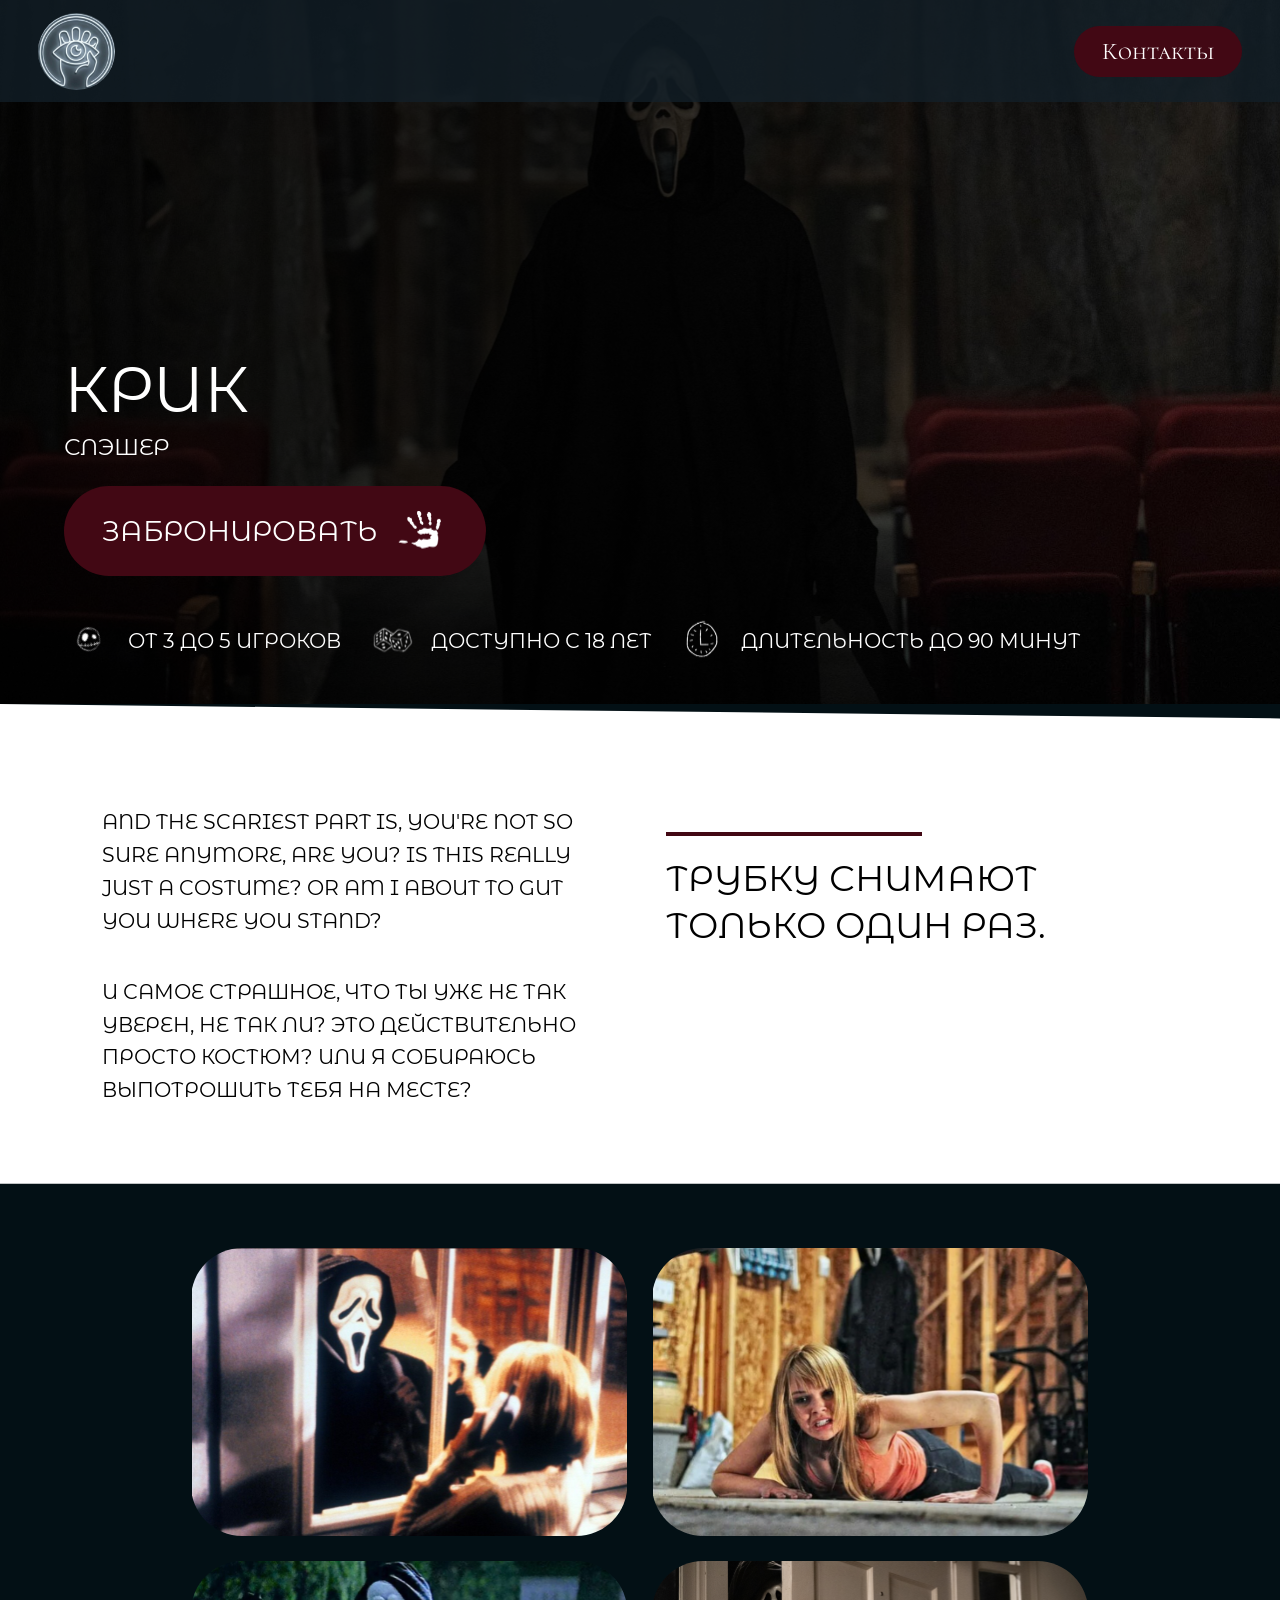
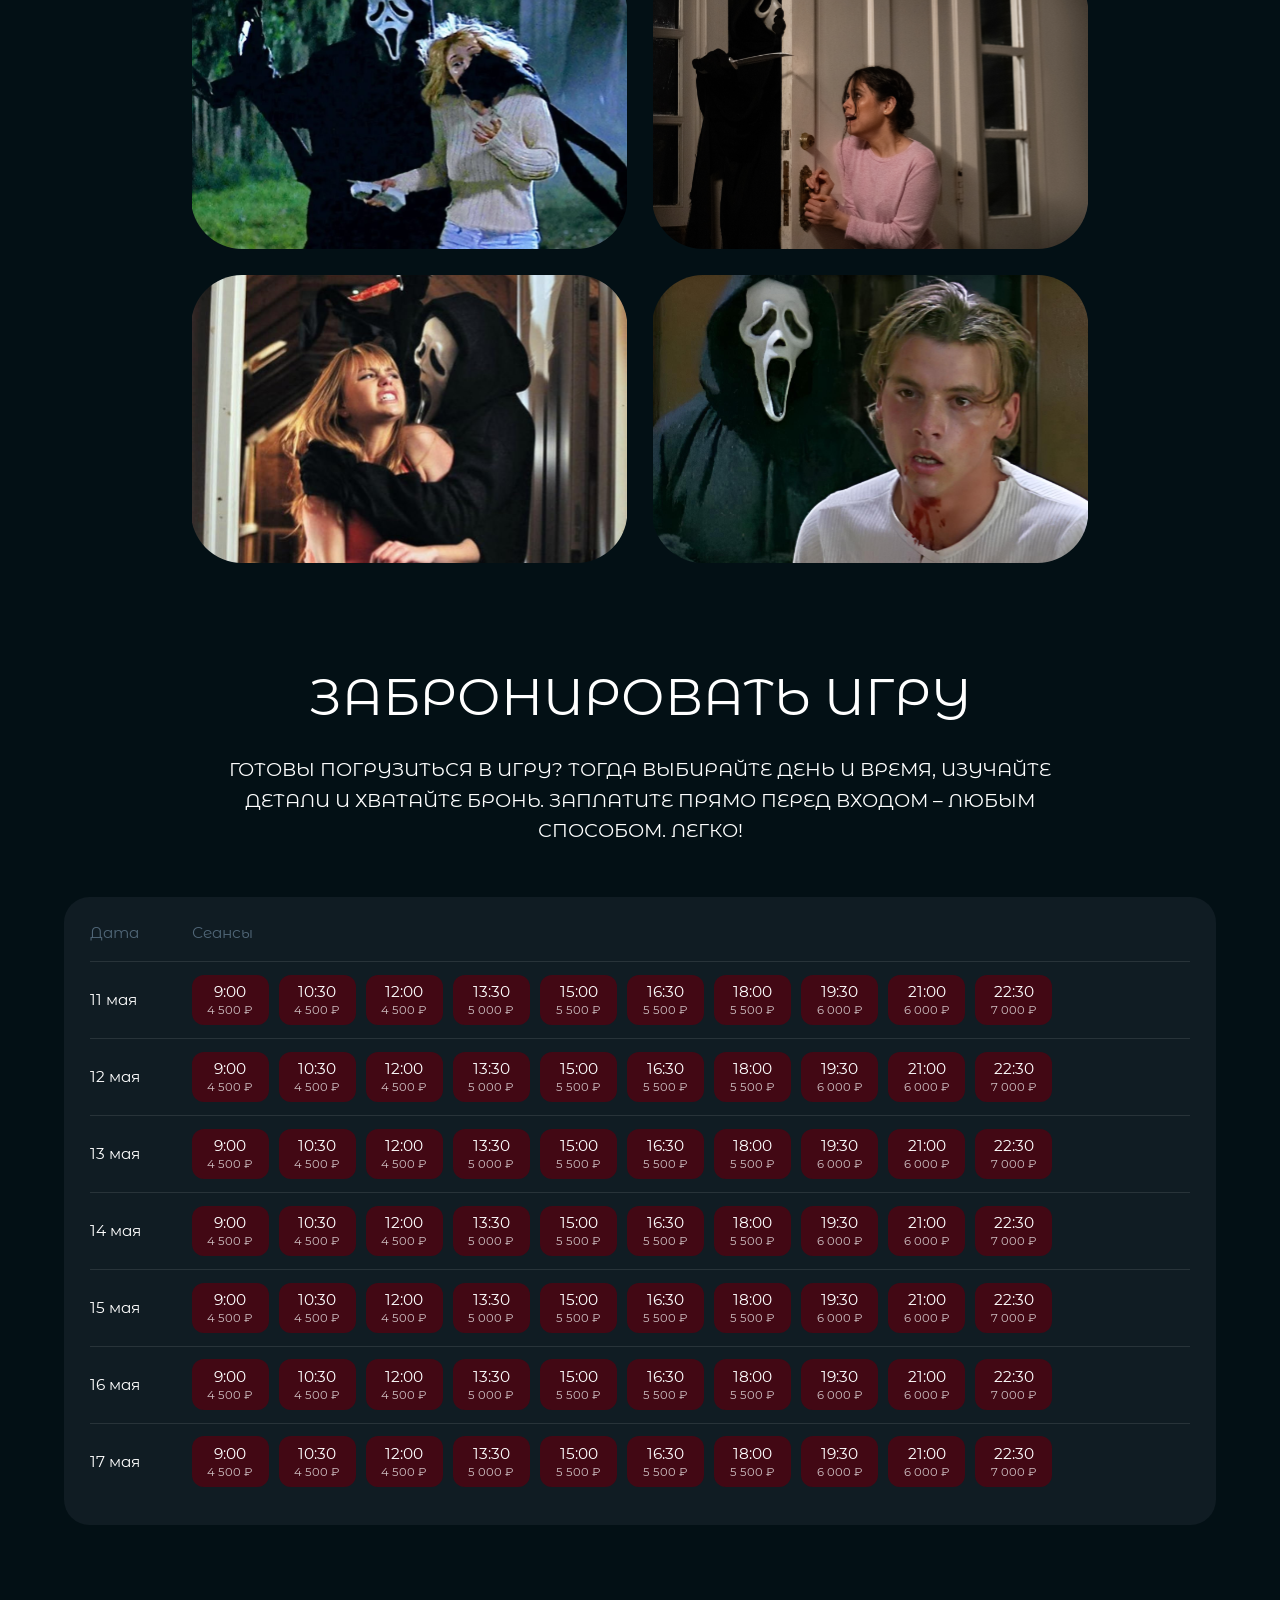
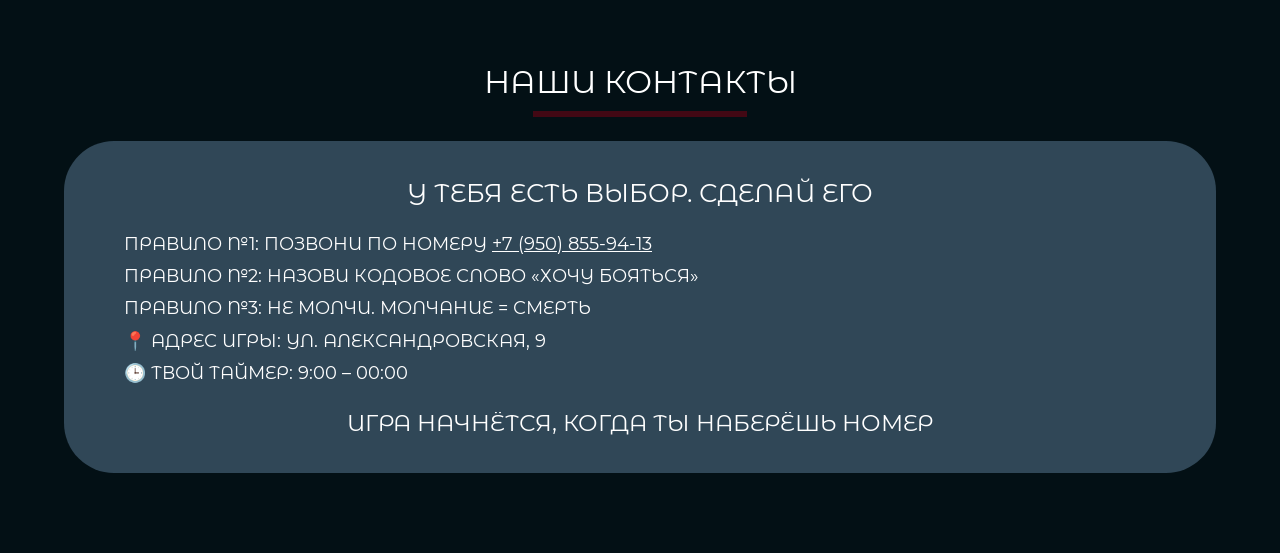
<file: quest-krik.html>
<!DOCTYPE html>
<html lang="ru">
<head>
  <meta charset="UTF-8" />
  <meta name="viewport" content="width=device-width, initial-scale=1.0" />
  <title>КРИК — TIME TO FEAR</title>
  <link rel="preconnect" href="https://fonts.googleapis.com" />
  <link href="https://fonts.googleapis.com/css2?family=Cormorant+SC&family=Montserrat+Alternates:wght@400;600&family=Inter&display=swap" rel="stylesheet" />
  <style>
    *, *::before, *::after { box-sizing: border-box; margin: 0; padding: 0; }
    html { scroll-behavior: smooth; }

    body {
      background: #031015;
      color: #fff;
      font-family: 'Montserrat Alternates', sans-serif;
      font-weight: 400;
      overflow-x: hidden;
    }

    /* ===== HEADER ===== */
    .header {
      position: fixed;
      top: 0; left: 0;
      width: 100%;
      height: clamp(64px, 8vw, 116px);
      background: rgba(19, 32, 41, 0.76);
      z-index: 100;
      display: flex;
      align-items: center;
      justify-content: space-between;
      padding: 0 clamp(16px, 3vw, 41px);
    }
    .header__logo {
      display: block;
      width: clamp(48px, 6vw, 86px);
      height: clamp(48px, 6vw, 86px);
      text-decoration: none;
      flex-shrink: 0;
    }
    .header__logo img { width: 100%; height: 100%; object-fit: contain; }

    /* ===== HERO ===== */
    .hero {
      position: relative;
      width: 100%;
      height: clamp(420px, 55vw, 900px);
      overflow: hidden;
      padding-top: clamp(64px, 8vw, 116px);
    }
    .hero__bg {
      position: absolute;
      top: 0; left: 0;
      width: 100%; height: 100%;
      object-fit: cover;
      display: block;
    }
    .hero::after {
      content: '';
      position: absolute;
      top: 0; left: 0;
      width: 100%; height: 100%;
      background: linear-gradient(to right, rgba(0,0,0,0.72) 50%, rgba(0,0,0,0.15) 100%);
      pointer-events: none;
    }
    .hero__content {
      position: absolute;
      top: 0; left: 0;
      width: 100%; height: 100%;
      z-index: 2;
      display: flex;
      flex-direction: column;
      justify-content: flex-end;
      padding: clamp(80px, 10vw, 160px) clamp(20px, 5vw, 80px) clamp(20px, 3vw, 60px);
    }
    .hero__title {
      font-family: 'Montserrat Alternates', sans-serif;
      font-size: clamp(28px, 5vw, 90px);
      color: #fff;
      line-height: 1.15;
      margin-bottom: clamp(4px, 0.5vw, 10px);
    }
    .hero__genre {
      font-size: clamp(12px, 1.8vw, 32px);
      color: #fff;
      margin-bottom: clamp(12px, 2vw, 36px);
    }
    .hero__book-btn {
      display: inline-flex;
      align-items: center;
      gap: clamp(12px, 1.5vw, 28px);
      width: fit-content;
      height: clamp(44px, 7vw, 120px);
      padding: 0 clamp(20px, 3vw, 56px);
      background: #420814;
      border: none;
      cursor: pointer;
      border-radius: 60px;
      text-decoration: none;
      transition: background 0.2s;
      margin-bottom: clamp(16px, 3vw, 56px);
    }
    .hero__book-btn:hover { background: #5e0e1d; }
    .hero__book-text {
      font-family: 'Montserrat Alternates', sans-serif;
      font-size: clamp(14px, 2.2vw, 40px);
      color: #fff;
      white-space: nowrap;
      line-height: 1;
    }
    .hero__book-icon {
      width: clamp(24px, 4vw, 72px);
      height: clamp(21px, 3.5vw, 63px);
      object-fit: contain;
      flex-shrink: 0;
    }

    /* Info row */
    .hero__info {
      display: flex;
      flex-wrap: wrap;
      gap: clamp(10px, 2vw, 40px);
    }
    .hero__info-item {
      display: flex;
      align-items: center;
      gap: clamp(6px, 1vw, 14px);
    }
    .hero__info-item .icon {
      width: clamp(24px, 4vw, 72px);
      height: clamp(24px, 4vw, 72px);
      object-fit: contain;
    }
    .hero__info-item span {
      font-size: clamp(10px, 1.6vw, 28px);
      color: #fff;
      white-space: nowrap;
    }

    /* ===== WHITE SECTION ===== */
    .white-section {
      background: #fff;
      position: relative;
      color: #000;
      padding: clamp(40px, 6vw, 100px) clamp(20px, 8vw, 200px);
      clip-path: polygon(0 0, 100% 3%, 100% 100%, 0 100%);
      padding-top: clamp(60px, 8vw, 140px);
    }
    .desc-layout {
      display: grid;
      grid-template-columns: 1fr 1fr;
      gap: clamp(24px, 4vw, 80px);
      align-items: start;
    }
    @media (max-width: 768px) {
      .desc-layout { grid-template-columns: 1fr; }
    }
    .desc-left-col {
      display: flex;
      flex-direction: column;
      gap: clamp(20px, 3vw, 48px);
    }
    .desc-text {
      font-size: clamp(13px, 1.6vw, 30px);
      line-height: 1.6;
      color: #000;
    }
    .desc-right-col {
      display: flex;
      flex-direction: column;
      align-items: flex-start;
      padding-top: clamp(10px, 2vw, 40px);
    }
    .desc-right-line {
      width: 100%;
      max-width: clamp(120px, 20vw, 702px);
      height: 4px;
      background: #420814;
      margin-bottom: clamp(10px, 1.5vw, 24px);
    }
    .desc-right-text {
      font-size: clamp(18px, 2.8vw, 48px);
      line-height: 1.3;
      color: #000;
    }

    /* ===== DARK SECTION: photos ===== */
    .dark-section {
      background: #031015;
      padding: clamp(40px, 5vw, 80px) 0;
      overflow-x: auto;
    }
    .photo-grid {
      display: flex;
      flex-direction: column;
      gap: clamp(14px, 2vw, 40px);
      padding: 0 clamp(20px, 5vw, 105px);
      align-items: center;
    }
    .photo-row {
      display: flex;
      gap: clamp(14px, 2vw, 40px);
    }
    .photo-item {
      width: clamp(260px, 34vw, 634px);
      height: clamp(172px, 22.5vw, 420px);
      overflow: hidden;
      flex-shrink: 0;
    }
    .photo-item img {
      width: 100%; height: 100%;
      object-fit: cover;
      display: block;
    }

    /* ===== BOOKING SECTION ===== */
    .booking-section {
      background: #031015;
      padding: clamp(20px, 3vw, 60px) clamp(20px, 5vw, 100px) clamp(40px, 6vw, 100px);
    }
    .booking-title {
      font-family: 'Montserrat Alternates', sans-serif;
      font-size: clamp(22px, 4vw, 80px);
      color: #fff;
      text-align: center;
      margin-bottom: clamp(12px, 2vw, 32px);
    }
    .booking-sub {
      font-size: clamp(12px, 1.5vw, 28px);
      color: #fff;
      text-align: center;
      line-height: 1.6;
      margin-bottom: clamp(24px, 4vw, 60px);
      max-width: 900px;
      margin-left: auto;
      margin-right: auto;
    }
    .booking-table-wrap {
      background: #101C23;
      border-radius: clamp(12px, 2vw, 30px);
      padding: clamp(16px, 2vw, 40px);
      overflow-x: auto;
      max-width: 1400px;
      margin: 0 auto;
    }
    .booking-table {
      width: 100%;
      border-collapse: collapse;
      min-width: 600px;
    }
    .booking-table th {
      font-size: clamp(13px, 1.2vw, 22px);
      color: #506677;
      font-weight: 400;
      text-align: left;
      padding: 0 0 clamp(10px, 1.5vw, 24px) 0;
    }
    .booking-table th:first-child { width: clamp(80px, 8vw, 160px); }
    .booking-table tr.date-row td {
      padding: clamp(8px, 1vw, 18px) 0;
      vertical-align: middle;
      border-top: 1px solid rgba(255,255,255,0.1);
    }
    .date-cell {
      font-size: clamp(13px, 1.2vw, 24px);
      color: #fff;
      white-space: nowrap;
      padding-right: clamp(12px, 2vw, 30px);
    }
    .sessions-cell {
      display: flex;
      flex-wrap: wrap;
      gap: clamp(6px, 0.8vw, 12px);
      align-items: center;
    }
    .session-btn {
      background: #420814;
      border: none;
      border-radius: clamp(6px, 1vw, 12px);
      cursor: pointer;
      padding: clamp(5px, 0.6vw, 10px) clamp(8px, 1vw, 16px);
      display: flex;
      flex-direction: column;
      align-items: center;
      transition: background 0.2s;
      min-width: clamp(60px, 6vw, 90px);
    }
    .session-btn:hover { background: #5e0e1d; }
    .session-btn .time {
      font-family: 'Montserrat Alternates', sans-serif;
      font-size: clamp(12px, 1.2vw, 22px);
      color: #fff;
      font-weight: 400;
    }
    .session-btn .price {
      font-family: 'Montserrat Alternates', sans-serif;
      font-size: clamp(10px, 0.9vw, 16px);
      color: rgba(255,255,255,0.75);
      font-weight: 400;
      margin-top: 2px;
    }

    /* ===== MODAL ===== */
    .modal-overlay {
      display: none;
      position: fixed;
      top: 0; left: 0;
      width: 100%; height: 100%;
      background: rgba(0,0,0,0.8);
      z-index: 200;
      align-items: center;
      justify-content: center;
      padding: 20px;
    }
    .modal-overlay.active { display: flex; }
    .modal {
      background: #0B1D24;
      border-radius: 24px;
      padding: clamp(24px, 3vw, 40px);
      width: 100%;
      max-width: 620px;
      position: relative;
      font-family: 'Montserrat Alternates', sans-serif;
    }
    .modal__close {
      position: absolute;
      top: 16px; right: 20px;
      background: none;
      border: none;
      color: #fff;
      font-size: 26px;
      cursor: pointer;
      line-height: 1;
    }
    .modal__title {
      font-size: clamp(16px, 1.8vw, 26px);
      color: #fff;
      margin-bottom: 14px;
      padding-right: 36px;
    }
    .modal__divider {
      height: 1px;
      background: rgba(255,255,255,0.2);
      margin-bottom: 16px;
    }
    .modal__meta {
      font-size: clamp(13px, 1.2vw, 20px);
      color: #fff;
      margin-bottom: 5px;
      line-height: 1.5;
    }
    .modal__label {
      font-size: clamp(12px, 1.1vw, 18px);
      color: rgba(255,255,255,0.7);
      margin-bottom: 5px;
      margin-top: 14px;
    }
    .modal__input {
      width: 100%;
      height: clamp(44px, 4vw, 56px);
      background: #1C495B;
      border: none;
      border-radius: 12px;
      padding: 0 16px;
      font-family: 'Montserrat Alternates', sans-serif;
      font-size: clamp(13px, 1.2vw, 18px);
      color: #fff;
      outline: none;
    }
    .modal__input::placeholder { color: rgba(255,255,255,0.4); }
    .modal__sound-row {
      display: flex;
      align-items: center;
      gap: 12px;
      margin-top: 18px;
    }
    .modal__sound-btn {
      width: 36px; height: 36px;
      background: #1C495B;
      border-radius: 50%;
      display: flex; align-items: center; justify-content: center;
      flex-shrink: 0;
      border: none;
      cursor: pointer;
    }
    .modal__sound-btn svg { fill: #fff; width: 12px; height: 12px; }
    .modal__sound-text {
      font-size: clamp(13px, 1.2vw, 18px);
      color: #fff;
    }
    .modal__footer {
      display: flex;
      justify-content: flex-end;
      margin-top: 20px;
    }
    .modal__submit {
      background: #1C495B;
      border: none;
      border-radius: 12px;
      height: clamp(44px, 4vw, 56px);
      padding: 0 clamp(24px, 3vw, 40px);
      font-family: 'Montserrat Alternates', sans-serif;
      font-size: clamp(14px, 1.4vw, 22px);
      color: #fff;
      cursor: pointer;
      transition: background 0.2s;
      letter-spacing: 0.05em;
    }
    .modal__submit:hover { background: #255870; }

    /* ===== TOAST NOTIFICATION ===== */
    .toast {
      position: fixed;
      bottom: 40px;
      left: 50%;
      transform: translateX(-50%) translateY(20px);
      background: #101C23;
      border: 1px solid #420814;
      border-radius: 16px;
      padding: 20px 32px;
      display: flex;
      align-items: flex-start;
      gap: 16px;
      min-width: 320px;
      max-width: 90vw;
      z-index: 300;
      opacity: 0;
      pointer-events: none;
      transition: opacity 0.35s ease, transform 0.35s ease;
    }
    .toast.active {
      opacity: 1;
      transform: translateX(-50%) translateY(0);
      pointer-events: auto;
    }
    .toast__icon {
      width: 40px; height: 40px;
      flex-shrink: 0;
      background: #420814;
      border-radius: 50%;
      display: flex;
      align-items: center;
      justify-content: center;
    }
    .toast__icon svg { fill: #fff; width: 18px; height: 18px; }
    .toast__body {}
    .toast__title {
      font-family: 'Montserrat Alternates', sans-serif;
      font-size: 18px;
      color: #fff;
      margin-bottom: 4px;
    }
    .toast__text {
      font-family: 'Montserrat Alternates', sans-serif;
      font-size: 14px;
      color: rgba(255,255,255,0.65);
      line-height: 1.5;
    }
    .toast__close {
      position: absolute;
      top: 12px; right: 16px;
      background: none;
      border: none;
      color: rgba(255,255,255,0.5);
      font-size: 18px;
      cursor: pointer;
      line-height: 1;
    }
    .toast__close:hover { color: #fff; }

    /* ===== CONTACTS SECTION (quest pages) ===== */
    .contacts-section { padding: 60px 0 80px; background: #031015; }
    .contacts-section .section-title {
      font-family: 'Montserrat Alternates', sans-serif;
      font-size: clamp(20px, 2.5vw, 35px);
      font-weight: 400;
      color: #fff;
      text-align: center;
    }
    .contacts-section .section-underline {
      width: 214px; height: 6px;
      background: #420814;
      margin: 10px auto 24px;
    }
    .contacts-card {
      max-width: 1211px;
      width: 90%;
      background: #304757;
      margin: 0 auto;
      padding: 36px 60px;
      display: flex;
      flex-direction: column;
      gap: 20px;
      border-radius: 50px;
    }
    .contacts-card__heading {
      font-family: 'Montserrat Alternates', sans-serif;
      font-size: clamp(16px, 2vw, 35px);
      font-weight: 400;
      color: #fff;
      text-align: center;
    }
    .contacts-card__body {
      font-family: 'Montserrat Alternates', sans-serif;
      font-size: clamp(12px, 1.4vw, 26px);
      font-weight: 400;
      color: #fff;
      line-height: 1.8;
    }
    .contacts-card__footer {
      font-family: 'Montserrat Alternates', sans-serif;
      font-size: clamp(14px, 1.8vw, 35px);
      font-weight: 400;
      color: #fff;
      text-align: center;
    }
    .contacts-link { color: #fff; text-decoration: underline; }
    .contacts-link:hover { color: #ccc; }
  </style>
</head>
<body>

<!-- HEADER -->
<header class="header">
  <a href="index.html" class="header__logo">
    <img src="images/logo.svg" alt="TIME TO FEAR" />
  </a>
  <nav style="display:flex;gap:24px;flex-wrap:wrap;justify-content:flex-end;">
    <a href="#contacts" style="display:flex;align-items:center;justify-content:center;padding:0 28px;height:51px;background:#420814;color:#fff;text-decoration:none;font-family:'Cormorant SC',serif;font-size:24px;border-radius:50px;white-space:nowrap;">Контакты</a>
  </nav>
</header>

<!-- HERO -->
<section class="hero">
  <img class="hero__bg" src="images/strkrik.svg" alt="КРИК" />
  <div class="hero__content">
    <p class="hero__title">КРИК</p>
    <p class="hero__genre">СЛЭШЕР</p>
    <a class="hero__book-btn" href="#booking">
      <span class="hero__book-text">ЗАБРОНИРОВАТЬ</span>
      <img class="hero__book-icon" src="images/ladoshka.svg" alt="" />
    </a>
    <div class="hero__info">
      <div class="hero__info-item">
        <img class="icon" src="images/smailik.svg" alt="" />
        <span>ОТ 3 ДО 5 ИГРОКОВ</span>
      </div>
      <div class="hero__info-item">
        <img class="icon" src="images/kubiki.svg" alt="" />
        <span>ДОСТУПНО С 18 ЛЕТ</span>
      </div>
      <div class="hero__info-item">
        <img class="icon" src="images/4asi.svg" alt="" />
        <span>ДЛИТЕЛЬНОСТЬ ДО 90 МИНУТ</span>
      </div>
    </div>
  </div>
</section>

<!-- WHITE SECTION -->
<section class="white-section">
  <div class="desc-layout">
    <div class="desc-left-col">
      <p class="desc-text">AND THE SCARIEST PART IS, YOU'RE NOT SO SURE ANYMORE, ARE YOU? IS THIS REALLY JUST A COSTUME? OR AM I ABOUT TO GUT YOU WHERE YOU STAND?</p>
      <p class="desc-text">И САМОЕ СТРАШНОЕ, ЧТО ТЫ УЖЕ НЕ ТАК УВЕРЕН, НЕ ТАК ЛИ? ЭТО ДЕЙСТВИТЕЛЬНО ПРОСТО КОСТЮМ? ИЛИ Я СОБИРАЮСЬ ВЫПОТРОШИТЬ ТЕБЯ НА МЕСТЕ?</p>
    </div>
    <div class="desc-right-col">
      <div class="desc-right-line"></div>
      <p class="desc-right-text">ТРУБКУ СНИМАЮТ<br>ТОЛЬКО ОДИН РАЗ.</p>
    </div>
  </div>
</section>

<!-- DARK SECTION: photos -->
<section class="dark-section">
  <div class="photo-grid">
    <div class="photo-row">
      <div class="photo-item"><img src="images/krik1.svg" alt="" /></div>
      <div class="photo-item"><img src="images/krik2.svg" alt="" /></div>
    </div>
    <div class="photo-row">
      <div class="photo-item"><img src="images/krik3.svg" alt="" /></div>
      <div class="photo-item"><img src="images/krik4.svg" alt="" /></div>
    </div>
    <div class="photo-row">
      <div class="photo-item"><img src="images/krik5.svg" alt="" /></div>
      <div class="photo-item"><img src="images/krik6.svg" alt="" /></div>
    </div>
  </div>
</section>

<!-- BOOKING SECTION -->
<section class="booking-section" id="booking">
  <p class="booking-title">ЗАБРОНИРОВАТЬ ИГРУ</p>
  <p class="booking-sub">ГОТОВЫ ПОГРУЗИТЬСЯ В ИГРУ? ТОГДА ВЫБИРАЙТЕ ДЕНЬ И ВРЕМЯ, ИЗУЧАЙТЕ ДЕТАЛИ И ХВАТАЙТЕ БРОНЬ. ЗАПЛАТИТЕ ПРЯМО ПЕРЕД ВХОДОМ – ЛЮБЫМ СПОСОБОМ. ЛЕГКО!</p>
  <div class="booking-table-wrap">
    <table class="booking-table">
      <thead>
        <tr>
          <th>Дата</th>
          <th>Сеансы</th>
        </tr>
      </thead>
      <tbody id="scheduleBody"></tbody>
    </table>
  </div>
</section>

<!-- КОНТАКТЫ -->
<section class="contacts-section" id="contacts">
  <h2 class="section-title">НАШИ КОНТАКТЫ</h2>
  <div class="section-underline"></div>
  <div class="contacts-card">
    <p class="contacts-card__heading">У ТЕБЯ ЕСТЬ ВЫБОР. СДЕЛАЙ ЕГО</p>
    <div class="contacts-card__body">
      <p>ПРАВИЛО №1: ПОЗВОНИ ПО НОМЕРУ <a href="tel:+79508559413" class="contacts-link">+7 (950) 855-94-13</a></p>
      <p>ПРАВИЛО №2: НАЗОВИ КОДОВОЕ СЛОВО «ХОЧУ БОЯТЬСЯ»</p>
      <p>ПРАВИЛО №3: НЕ МОЛЧИ. МОЛЧАНИЕ = СМЕРТЬ</p>
      <p>📍 АДРЕС ИГРЫ: УЛ. АЛЕКСАНДРОВСКАЯ, 9</p>
      <p>🕒 ТВОЙ ТАЙМЕР: 9:00 – 00:00</p>
    </div>
    <p class="contacts-card__footer">ИГРА НАЧНЁТСЯ, КОГДА ТЫ НАБЕРЁШЬ НОМЕР</p>
  </div>
</section>


<!-- MODAL -->
<div class="modal-overlay" id="modalOverlay">
  <div class="modal">
    <button class="modal__close" id="modalClose">✕</button>
    <p class="modal__title" id="modalTitle">Забронировать квест «Крик»</p>
    <div class="modal__divider"></div>
    <p class="modal__meta" id="modalDatetime">Дата и время:</p>
    <p class="modal__meta" id="modalPrice">Цена:</p>
    <p class="modal__label">Имя, фамилия</p>
    <input class="modal__input" type="text" placeholder="Введите имя и фамилию" id="fieldName" />
    <p class="modal__label">Телефон</p>
    <input class="modal__input" type="tel" placeholder="+7 (___) ___-__-__" id="fieldPhone" />
    <p class="modal__label">E-mail</p>
    <input class="modal__input" type="email" placeholder="example@email.com" id="fieldEmail" />
    <div class="modal__sound-row">
      <button class="modal__sound-btn" id="playBtn" title="Воспроизвести">
        <svg viewBox="0 0 12 14"><polygon points="0,0 12,7 0,14"/></svg>
      </button>
      <button class="modal__sound-btn" id="pauseBtn" title="Пауза" style="display:none;">
        <svg viewBox="0 0 12 14"><rect x="0" y="0" width="4" height="14"/><rect x="8" y="0" width="4" height="14"/></svg>
      </button>
      <span class="modal__sound-text">Нажми и погрузись в игру прямо сейчас!</span>
    </div>
    <audio id="questAudio" src="sounds/sound-krik.mp3"></audio>
    <div class="modal__footer">
      <button class="modal__submit" id="submitBtn">ЗАБРОНИРОВАТЬ</button>
    </div>
  </div>
</div>

<!-- TOAST -->
<div class="toast" id="toast">
  <div class="toast__icon">
    <svg viewBox="0 0 20 20"><path d="M8 15l-5-5 1.41-1.41L8 12.17l7.59-7.59L17 6z"/></svg>
  </div>
  <div class="toast__body">
    <p class="toast__title">Бронь принята!</p>
    <p class="toast__text" id="toastText"></p>
  </div>
  <button class="toast__close" id="toastClose">✕</button>
</div>

<script>
  const DATES = ['11 мая','12 мая','13 мая','14 мая','15 мая','16 мая','17 мая'];
  const SESSIONS = [
    {time:'9:00',  price:'4 500 ₽'},
    {time:'10:30', price:'4 500 ₽'},
    {time:'12:00', price:'4 500 ₽'},
    {time:'13:30', price:'5 000 ₽'},
    {time:'15:00', price:'5 500 ₽'},
    {time:'16:30', price:'5 500 ₽'},
    {time:'18:00', price:'5 500 ₽'},
    {time:'19:30', price:'6 000 ₽'},
    {time:'21:00', price:'6 000 ₽'},
    {time:'22:30', price:'7 000 ₽'},
  ];
  const QUEST_NAME = 'Крик';
  const SHEETS_URL = 'https://script.google.com/macros/s/AKfycbyvn_e_TQ6HFWrdp7ZsQ5DOoli_qaJipOuQrq28BjixlaZIW1F3t1turuxQpCF2IiuV/exec';

  // Build table
  const tbody = document.getElementById('scheduleBody');
  DATES.forEach(date => {
    const tr = document.createElement('tr');
    tr.className = 'date-row';
    const dateTd = document.createElement('td');
    dateTd.className = 'date-cell';
    dateTd.textContent = date;
    const sessionsTd = document.createElement('td');
    const div = document.createElement('div');
    div.className = 'sessions-cell';
    SESSIONS.forEach(s => {
      const btn = document.createElement('button');
      btn.className = 'session-btn';
      btn.innerHTML = `<span class="time">${s.time}</span><span class="price">${s.price}</span>`;
      btn.addEventListener('click', () => openModal(date, s.time, s.price));
      div.appendChild(btn);
    });
    sessionsTd.appendChild(div);
    tr.appendChild(dateTd);
    tr.appendChild(sessionsTd);
    tbody.appendChild(tr);
  });

  // Modal
  const overlay = document.getElementById('modalOverlay');
  const audio = document.getElementById('questAudio');
  const playBtn = document.getElementById('playBtn');
  const pauseBtn = document.getElementById('pauseBtn');

  function openModal(date, time, price) {
    document.getElementById('modalDatetime').textContent = `Дата и время: ${date} 2026, ${time}`;
    document.getElementById('modalPrice').textContent = `Цена: ${price}`;
    overlay.classList.add('active');
  }
  function closeModal() {
    overlay.classList.remove('active');
    audio.pause(); audio.currentTime = 0;
    playBtn.style.display = 'flex';
    pauseBtn.style.display = 'none';
  }
  document.getElementById('modalClose').addEventListener('click', closeModal);
  overlay.addEventListener('click', e => { if (e.target === overlay) closeModal(); });

  playBtn.addEventListener('click', () => {
    audio.play();
    playBtn.style.display = 'none';
    pauseBtn.style.display = 'flex';
  });
  pauseBtn.addEventListener('click', () => {
    audio.pause();
    pauseBtn.style.display = 'none';
    playBtn.style.display = 'flex';
  });
  audio.addEventListener('ended', () => {
    playBtn.style.display = 'flex';
    pauseBtn.style.display = 'none';
  });

  // Toast
  const toast = document.getElementById('toast');
  const toastText = document.getElementById('toastText');
  let toastTimer = null;
  function showToast(msg) {
    toastText.textContent = msg;
    toast.classList.add('active');
    clearTimeout(toastTimer);
    toastTimer = setTimeout(() => toast.classList.remove('active'), 5000);
  }
  document.getElementById('toastClose').addEventListener('click', () => {
    toast.classList.remove('active');
    clearTimeout(toastTimer);
  });

  // Submit
  document.getElementById('submitBtn').addEventListener('click', async () => {
    const name = document.getElementById('fieldName').value.trim();
    const phone = document.getElementById('fieldPhone').value.trim();
    const email = document.getElementById('fieldEmail').value.trim();
    const datetime = document.getElementById('modalDatetime').textContent;
    const price = document.getElementById('modalPrice').textContent;

    if (!name || !phone || !email) {
      showToast('Пожалуйста, заполните все поля.');
      return;
    }

    const payload = { quest: QUEST_NAME, datetime, price, name, phone, email };

    try {
      if (SHEETS_URL !== 'YOUR_GOOGLE_APPS_SCRIPT_URL_HERE') {
        await fetch(SHEETS_URL, {
          method: 'POST',
          mode: 'no-cors',
          headers: { 'Content-Type': 'application/json' },
          body: JSON.stringify(payload),
        });
      }
      closeModal();
      document.getElementById('fieldName').value = '';
      document.getElementById('fieldPhone').value = '';
      document.getElementById('fieldEmail').value = '';
      showToast(`${datetime.replace('Дата и время: ','')} · ${price.replace('Цена: ','')} · ${name}`);
    } catch (err) {
      showToast('Ошибка при отправке. Попробуйте ещё раз.');
    }
  });
</script>
</body>
</html>
</file>
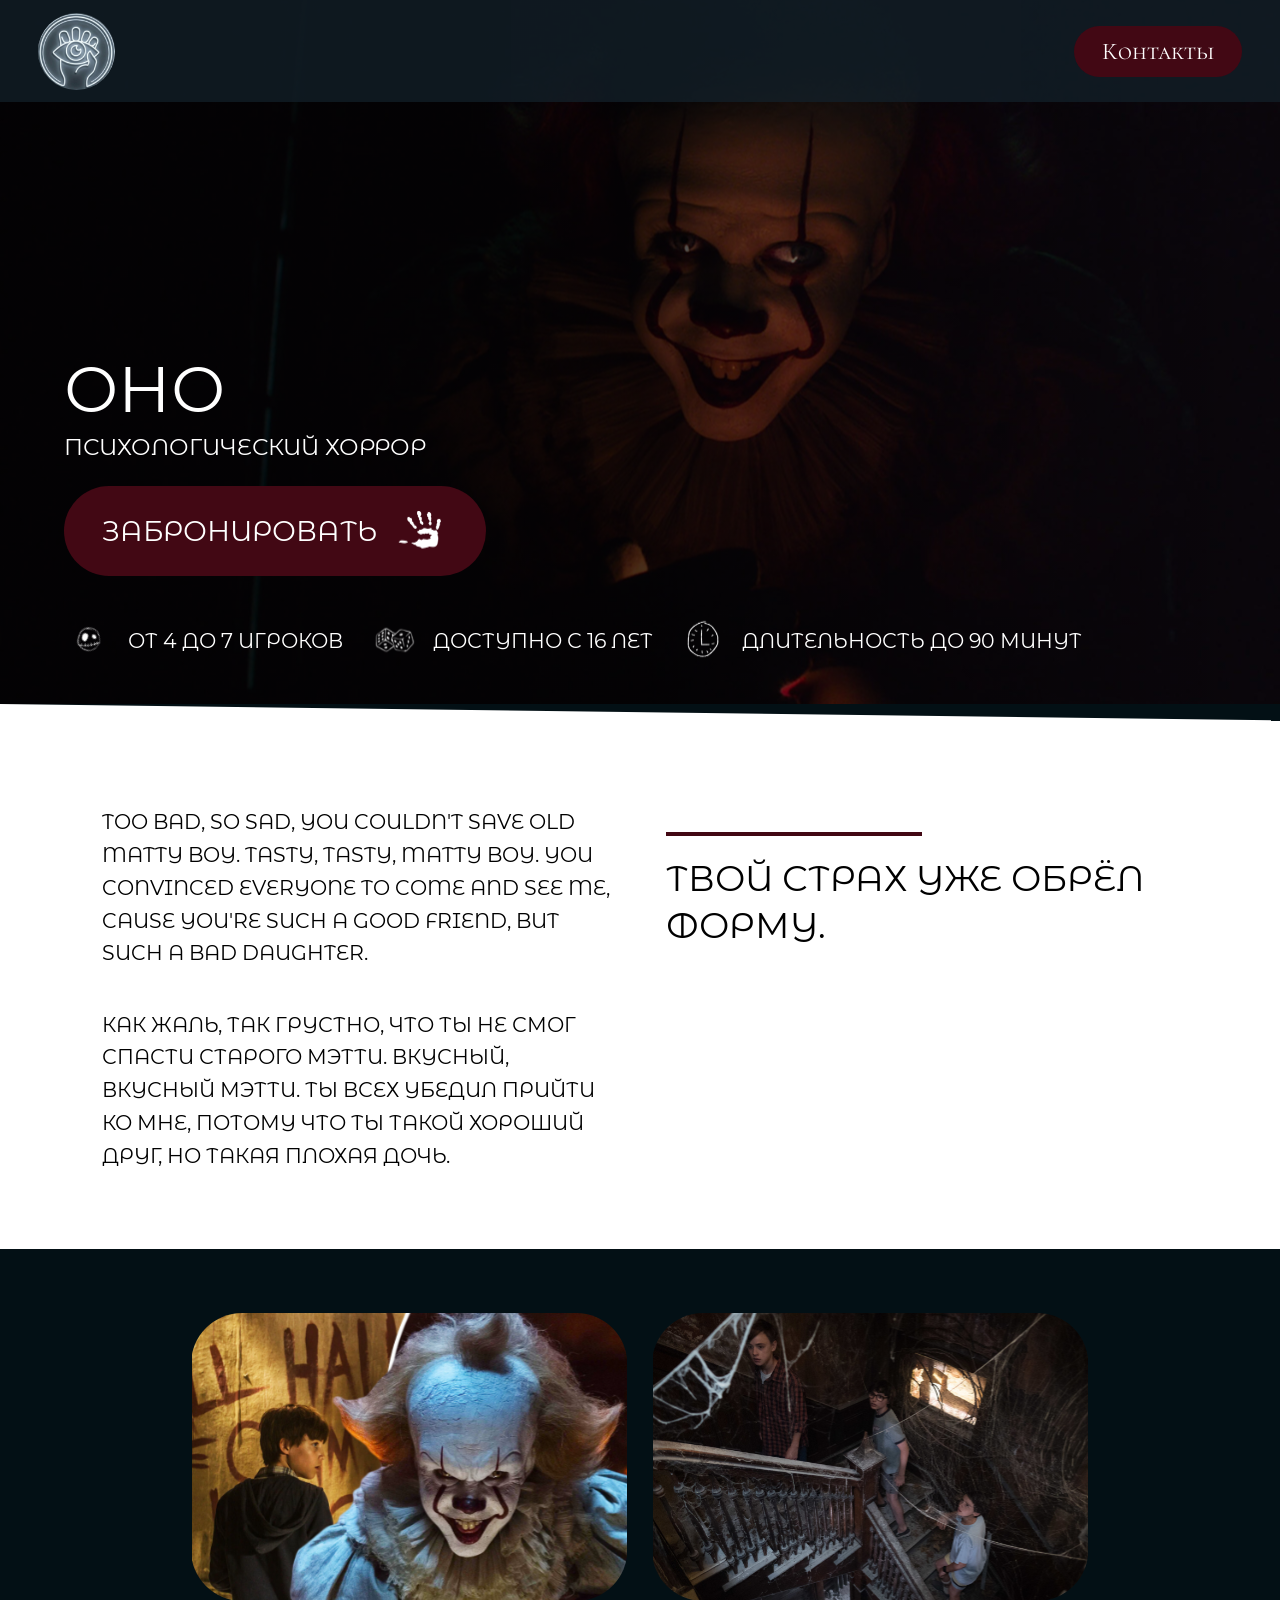
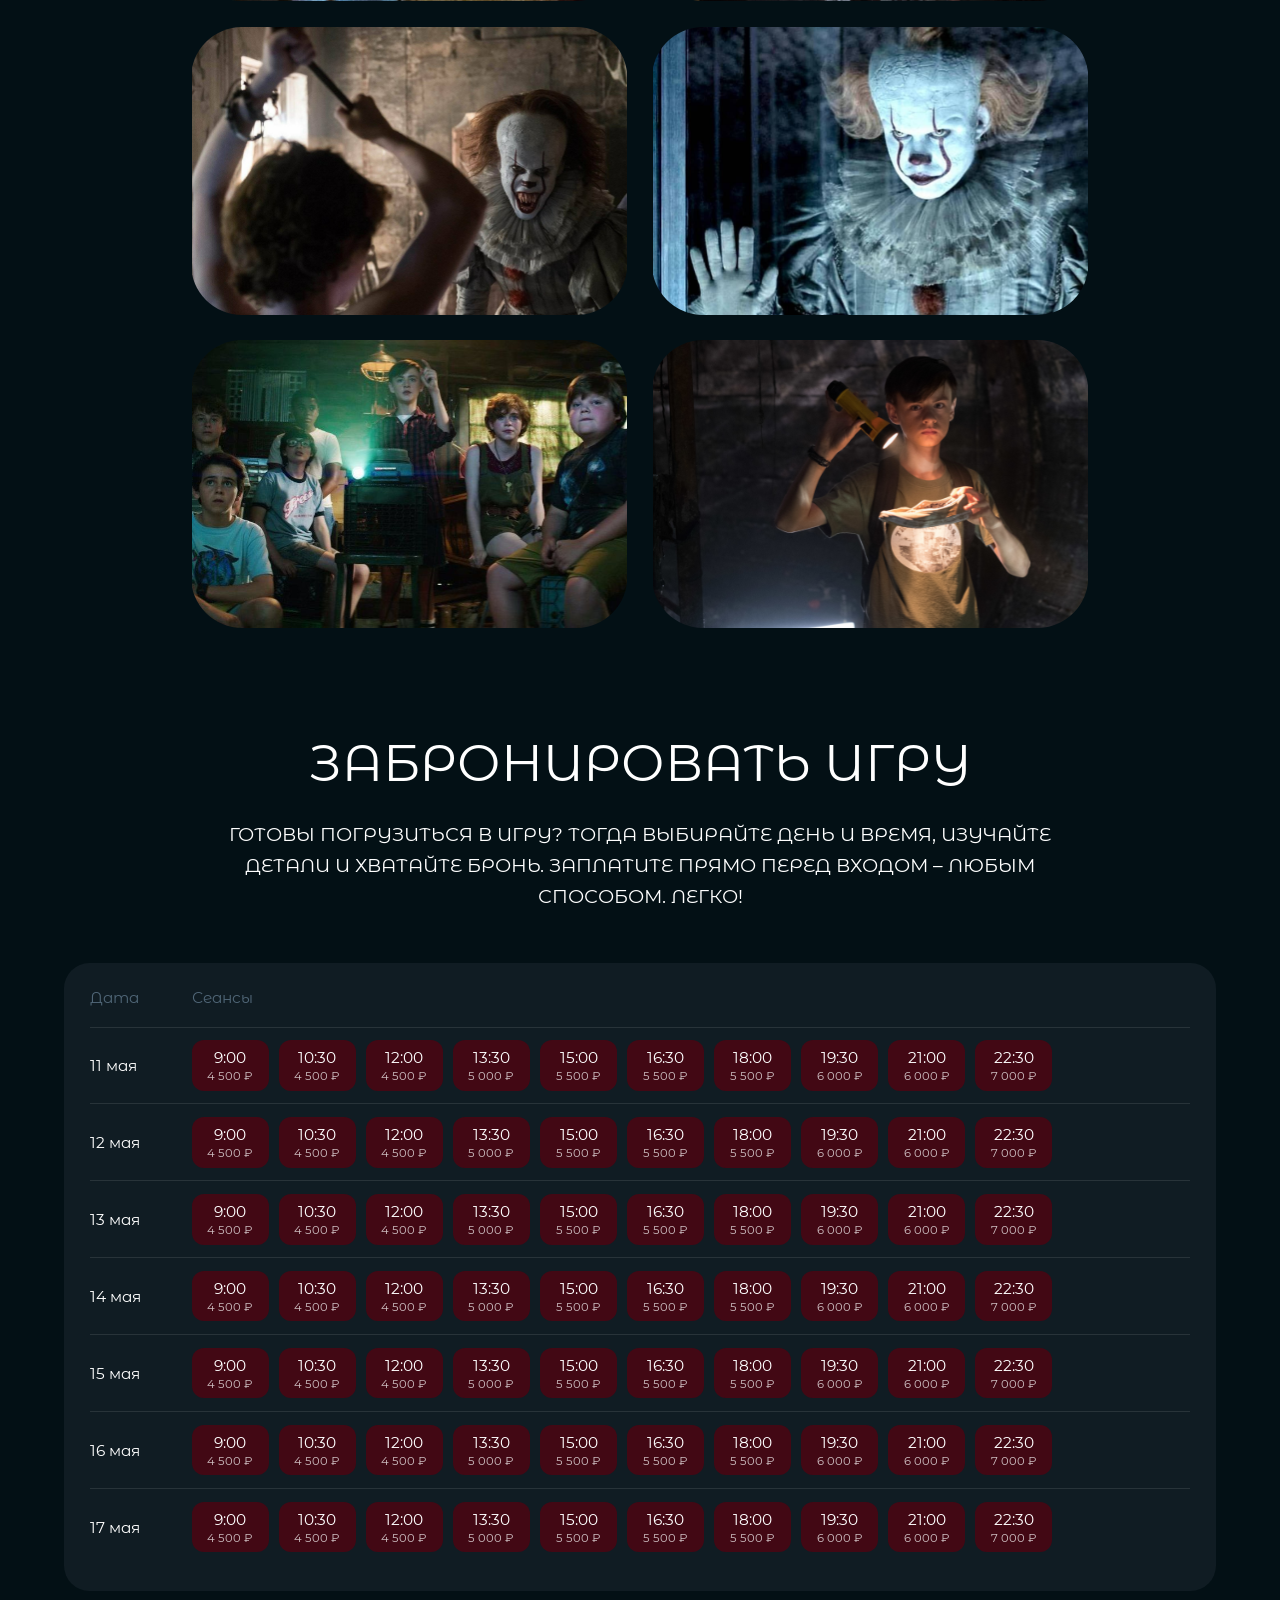
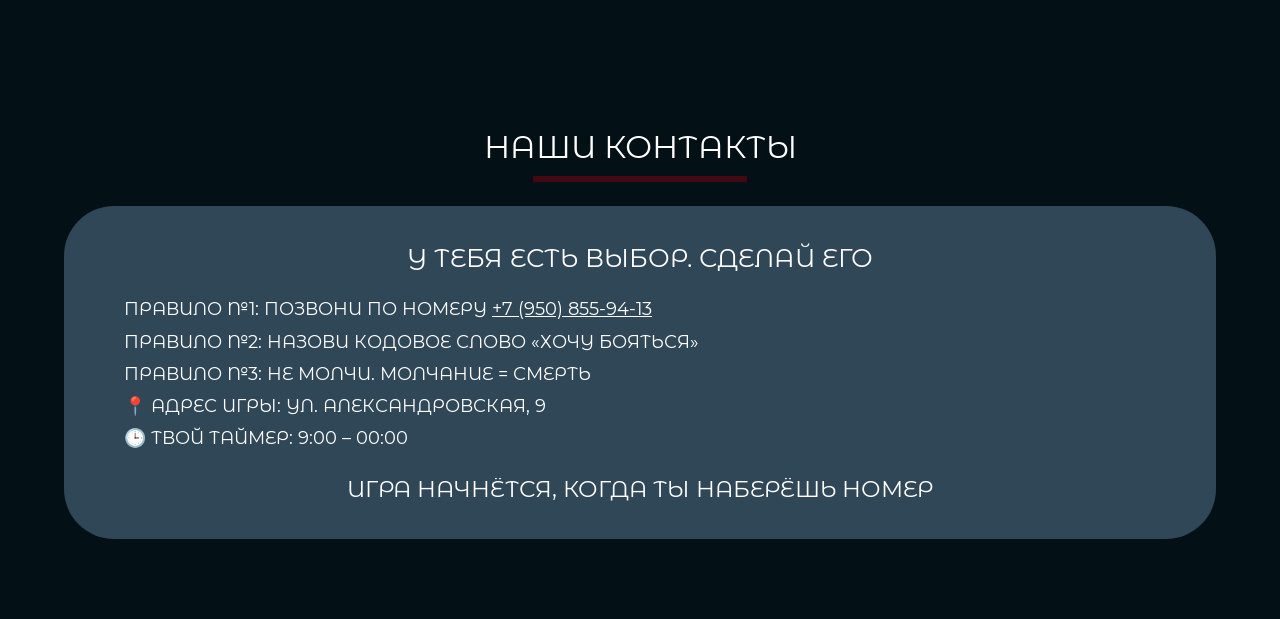
<file: quest-ono.html>
<!DOCTYPE html>
<html lang="ru">
<head>
  <meta charset="UTF-8" />
  <meta name="viewport" content="width=device-width, initial-scale=1.0" />
  <title>ОНО — TIME TO FEAR</title>
  <link rel="preconnect" href="https://fonts.googleapis.com" />
  <link href="https://fonts.googleapis.com/css2?family=Cormorant+SC&family=Montserrat+Alternates:wght@400;600&family=Inter&display=swap" rel="stylesheet" />
  <style>
    *, *::before, *::after { box-sizing: border-box; margin: 0; padding: 0; }
    html { scroll-behavior: smooth; }

    body {
      background: #031015;
      color: #fff;
      font-family: 'Montserrat Alternates', sans-serif;
      font-weight: 400;
      overflow-x: hidden;
    }

    /* ===== HEADER ===== */
    .header {
      position: fixed;
      top: 0; left: 0;
      width: 100%;
      height: clamp(64px, 8vw, 116px);
      background: rgba(19, 32, 41, 0.76);
      z-index: 100;
      display: flex;
      align-items: center;
      justify-content: space-between;
      padding: 0 clamp(16px, 3vw, 41px);
    }
    .header__logo {
      display: block;
      width: clamp(48px, 6vw, 86px);
      height: clamp(48px, 6vw, 86px);
      text-decoration: none;
      flex-shrink: 0;
    }
    .header__logo img { width: 100%; height: 100%; object-fit: contain; }

    /* ===== HERO ===== */
    .hero {
      position: relative;
      width: 100%;
      height: clamp(420px, 55vw, 900px);
      overflow: hidden;
      padding-top: clamp(64px, 8vw, 116px);
    }
    .hero__bg {
      position: absolute;
      top: 0; left: 0;
      width: 100%; height: 100%;
      object-fit: cover;
      display: block;
    }
    .hero::after {
      content: '';
      position: absolute;
      top: 0; left: 0;
      width: 100%; height: 100%;
      background: linear-gradient(to right, rgba(0,0,0,0.72) 50%, rgba(0,0,0,0.15) 100%);
      pointer-events: none;
    }
    .hero__content {
      position: absolute;
      top: 0; left: 0;
      width: 100%; height: 100%;
      z-index: 2;
      display: flex;
      flex-direction: column;
      justify-content: flex-end;
      padding: clamp(80px, 10vw, 160px) clamp(20px, 5vw, 80px) clamp(20px, 3vw, 60px);
    }
    .hero__title {
      font-family: 'Montserrat Alternates', sans-serif;
      font-size: clamp(28px, 5vw, 90px);
      color: #fff;
      line-height: 1.15;
      margin-bottom: clamp(4px, 0.5vw, 10px);
    }
    .hero__genre {
      font-size: clamp(12px, 1.8vw, 32px);
      color: #fff;
      margin-bottom: clamp(12px, 2vw, 36px);
    }
    .hero__book-btn {
      display: inline-flex;
      align-items: center;
      gap: clamp(12px, 1.5vw, 28px);
      width: fit-content;
      height: clamp(44px, 7vw, 120px);
      padding: 0 clamp(20px, 3vw, 56px);
      background: #420814;
      border: none;
      cursor: pointer;
      border-radius: 60px;
      text-decoration: none;
      transition: background 0.2s;
      margin-bottom: clamp(16px, 3vw, 56px);
    }
    .hero__book-btn:hover { background: #5e0e1d; }
    .hero__book-text {
      font-family: 'Montserrat Alternates', sans-serif;
      font-size: clamp(14px, 2.2vw, 40px);
      color: #fff;
      white-space: nowrap;
      line-height: 1;
    }
    .hero__book-icon {
      width: clamp(24px, 4vw, 72px);
      height: clamp(21px, 3.5vw, 63px);
      object-fit: contain;
      flex-shrink: 0;
    }

    /* Info row */
    .hero__info {
      display: flex;
      flex-wrap: wrap;
      gap: clamp(10px, 2vw, 40px);
    }
    .hero__info-item {
      display: flex;
      align-items: center;
      gap: clamp(6px, 1vw, 14px);
    }
    .hero__info-item .icon {
      width: clamp(24px, 4vw, 72px);
      height: clamp(24px, 4vw, 72px);
      object-fit: contain;
    }
    .hero__info-item span {
      font-size: clamp(10px, 1.6vw, 28px);
      color: #fff;
      white-space: nowrap;
    }

    /* ===== WHITE SECTION ===== */
    .white-section {
      background: #fff;
      position: relative;
      color: #000;
      padding: clamp(40px, 6vw, 100px) clamp(20px, 8vw, 200px);
      clip-path: polygon(0 0, 100% 3%, 100% 100%, 0 100%);
      padding-top: clamp(60px, 8vw, 140px);
    }
    .desc-layout {
      display: grid;
      grid-template-columns: 1fr 1fr;
      gap: clamp(24px, 4vw, 80px);
      align-items: start;
    }
    @media (max-width: 768px) {
      .desc-layout { grid-template-columns: 1fr; }
    }
    .desc-left-col {
      display: flex;
      flex-direction: column;
      gap: clamp(20px, 3vw, 48px);
    }
    .desc-text {
      font-size: clamp(13px, 1.6vw, 30px);
      line-height: 1.6;
      color: #000;
    }
    .desc-right-col {
      display: flex;
      flex-direction: column;
      align-items: flex-start;
      padding-top: clamp(10px, 2vw, 40px);
    }
    .desc-right-line {
      width: 100%;
      max-width: clamp(120px, 20vw, 702px);
      height: 4px;
      background: #420814;
      margin-bottom: clamp(10px, 1.5vw, 24px);
    }
    .desc-right-text {
      font-size: clamp(18px, 2.8vw, 48px);
      line-height: 1.3;
      color: #000;
    }

    /* ===== DARK SECTION: photos ===== */
    .dark-section {
      background: #031015;
      padding: clamp(40px, 5vw, 80px) 0;
      overflow-x: auto;
    }
    .photo-grid {
      display: flex;
      flex-direction: column;
      gap: clamp(14px, 2vw, 40px);
      padding: 0 clamp(20px, 5vw, 105px);
      align-items: center;
    }
    .photo-row {
      display: flex;
      gap: clamp(14px, 2vw, 40px);
    }
    .photo-item {
      width: clamp(260px, 34vw, 634px);
      height: clamp(172px, 22.5vw, 420px);
      overflow: hidden;
      flex-shrink: 0;
    }
    .photo-item img {
      width: 100%; height: 100%;
      object-fit: cover;
      display: block;
    }

    /* ===== BOOKING SECTION ===== */
    .booking-section {
      background: #031015;
      padding: clamp(20px, 3vw, 60px) clamp(20px, 5vw, 100px) clamp(40px, 6vw, 100px);
    }
    .booking-title {
      font-family: 'Montserrat Alternates', sans-serif;
      font-size: clamp(22px, 4vw, 80px);
      color: #fff;
      text-align: center;
      margin-bottom: clamp(12px, 2vw, 32px);
    }
    .booking-sub {
      font-size: clamp(12px, 1.5vw, 28px);
      color: #fff;
      text-align: center;
      line-height: 1.6;
      margin-bottom: clamp(24px, 4vw, 60px);
      max-width: 900px;
      margin-left: auto;
      margin-right: auto;
    }
    .booking-table-wrap {
      background: #101C23;
      border-radius: clamp(12px, 2vw, 30px);
      padding: clamp(16px, 2vw, 40px);
      overflow-x: auto;
      max-width: 1400px;
      margin: 0 auto;
    }
    .booking-table {
      width: 100%;
      border-collapse: collapse;
      min-width: 600px;
    }
    .booking-table th {
      font-size: clamp(13px, 1.2vw, 22px);
      color: #506677;
      font-weight: 400;
      text-align: left;
      padding: 0 0 clamp(10px, 1.5vw, 24px) 0;
    }
    .booking-table th:first-child { width: clamp(80px, 8vw, 160px); }
    .booking-table tr.date-row td {
      padding: clamp(8px, 1vw, 18px) 0;
      vertical-align: middle;
      border-top: 1px solid rgba(255,255,255,0.1);
    }
    .date-cell {
      font-size: clamp(13px, 1.2vw, 24px);
      color: #fff;
      white-space: nowrap;
      padding-right: clamp(12px, 2vw, 30px);
    }
    .sessions-cell {
      display: flex;
      flex-wrap: wrap;
      gap: clamp(6px, 0.8vw, 12px);
      align-items: center;
    }
    .session-btn {
      background: #420814;
      border: none;
      border-radius: clamp(6px, 1vw, 12px);
      cursor: pointer;
      padding: clamp(5px, 0.6vw, 10px) clamp(8px, 1vw, 16px);
      display: flex;
      flex-direction: column;
      align-items: center;
      transition: background 0.2s;
      min-width: clamp(60px, 6vw, 90px);
    }
    .session-btn:hover { background: #5e0e1d; }
    .session-btn .time {
      font-family: 'Montserrat Alternates', sans-serif;
      font-size: clamp(12px, 1.2vw, 22px);
      color: #fff;
      font-weight: 400;
    }
    .session-btn .price {
      font-family: 'Montserrat Alternates', sans-serif;
      font-size: clamp(10px, 0.9vw, 16px);
      color: rgba(255,255,255,0.75);
      font-weight: 400;
      margin-top: 2px;
    }

    /* ===== MODAL ===== */
    .modal-overlay {
      display: none;
      position: fixed;
      top: 0; left: 0;
      width: 100%; height: 100%;
      background: rgba(0,0,0,0.8);
      z-index: 200;
      align-items: center;
      justify-content: center;
      padding: 20px;
    }
    .modal-overlay.active { display: flex; }
    .modal {
      background: #0B1D24;
      border-radius: 24px;
      padding: clamp(24px, 3vw, 40px);
      width: 100%;
      max-width: 620px;
      position: relative;
      font-family: 'Montserrat Alternates', sans-serif;
    }
    .modal__close {
      position: absolute;
      top: 16px; right: 20px;
      background: none;
      border: none;
      color: #fff;
      font-size: 26px;
      cursor: pointer;
      line-height: 1;
    }
    .modal__title {
      font-size: clamp(16px, 1.8vw, 26px);
      color: #fff;
      margin-bottom: 14px;
      padding-right: 36px;
    }
    .modal__divider {
      height: 1px;
      background: rgba(255,255,255,0.2);
      margin-bottom: 16px;
    }
    .modal__meta {
      font-size: clamp(13px, 1.2vw, 20px);
      color: #fff;
      margin-bottom: 5px;
      line-height: 1.5;
    }
    .modal__label {
      font-size: clamp(12px, 1.1vw, 18px);
      color: rgba(255,255,255,0.7);
      margin-bottom: 5px;
      margin-top: 14px;
    }
    .modal__input {
      width: 100%;
      height: clamp(44px, 4vw, 56px);
      background: #1C495B;
      border: none;
      border-radius: 12px;
      padding: 0 16px;
      font-family: 'Montserrat Alternates', sans-serif;
      font-size: clamp(13px, 1.2vw, 18px);
      color: #fff;
      outline: none;
    }
    .modal__input::placeholder { color: rgba(255,255,255,0.4); }
    .modal__sound-row {
      display: flex;
      align-items: center;
      gap: 12px;
      margin-top: 18px;
    }
    .modal__sound-btn {
      width: 36px; height: 36px;
      background: #1C495B;
      border-radius: 50%;
      display: flex; align-items: center; justify-content: center;
      flex-shrink: 0;
      border: none;
      cursor: pointer;
    }
    .modal__sound-btn svg { fill: #fff; width: 12px; height: 12px; }
    .modal__sound-text {
      font-size: clamp(13px, 1.2vw, 18px);
      color: #fff;
    }
    .modal__footer {
      display: flex;
      justify-content: flex-end;
      margin-top: 20px;
    }
    .modal__submit {
      background: #1C495B;
      border: none;
      border-radius: 12px;
      height: clamp(44px, 4vw, 56px);
      padding: 0 clamp(24px, 3vw, 40px);
      font-family: 'Montserrat Alternates', sans-serif;
      font-size: clamp(14px, 1.4vw, 22px);
      color: #fff;
      cursor: pointer;
      transition: background 0.2s;
      letter-spacing: 0.05em;
    }
    .modal__submit:hover { background: #255870; }

    /* ===== TOAST NOTIFICATION ===== */
    .toast {
      position: fixed;
      bottom: 40px;
      left: 50%;
      transform: translateX(-50%) translateY(20px);
      background: #101C23;
      border: 1px solid #420814;
      border-radius: 16px;
      padding: 20px 32px;
      display: flex;
      align-items: flex-start;
      gap: 16px;
      min-width: 320px;
      max-width: 90vw;
      z-index: 300;
      opacity: 0;
      pointer-events: none;
      transition: opacity 0.35s ease, transform 0.35s ease;
    }
    .toast.active {
      opacity: 1;
      transform: translateX(-50%) translateY(0);
      pointer-events: auto;
    }
    .toast__icon {
      width: 40px; height: 40px;
      flex-shrink: 0;
      background: #420814;
      border-radius: 50%;
      display: flex;
      align-items: center;
      justify-content: center;
    }
    .toast__icon svg { fill: #fff; width: 18px; height: 18px; }
    .toast__body {}
    .toast__title {
      font-family: 'Montserrat Alternates', sans-serif;
      font-size: 18px;
      color: #fff;
      margin-bottom: 4px;
    }
    .toast__text {
      font-family: 'Montserrat Alternates', sans-serif;
      font-size: 14px;
      color: rgba(255,255,255,0.65);
      line-height: 1.5;
    }
    .toast__close {
      position: absolute;
      top: 12px; right: 16px;
      background: none;
      border: none;
      color: rgba(255,255,255,0.5);
      font-size: 18px;
      cursor: pointer;
      line-height: 1;
    }
    .toast__close:hover { color: #fff; }

    /* ===== CONTACTS SECTION (quest pages) ===== */
    .contacts-section { padding: 60px 0 80px; background: #031015; }
    .contacts-section .section-title {
      font-family: 'Montserrat Alternates', sans-serif;
      font-size: clamp(20px, 2.5vw, 35px);
      font-weight: 400;
      color: #fff;
      text-align: center;
    }
    .contacts-section .section-underline {
      width: 214px; height: 6px;
      background: #420814;
      margin: 10px auto 24px;
    }
    .contacts-card {
      max-width: 1211px;
      width: 90%;
      background: #304757;
      margin: 0 auto;
      padding: 36px 60px;
      display: flex;
      flex-direction: column;
      gap: 20px;
      border-radius: 50px;
    }
    .contacts-card__heading {
      font-family: 'Montserrat Alternates', sans-serif;
      font-size: clamp(16px, 2vw, 35px);
      font-weight: 400;
      color: #fff;
      text-align: center;
    }
    .contacts-card__body {
      font-family: 'Montserrat Alternates', sans-serif;
      font-size: clamp(12px, 1.4vw, 26px);
      font-weight: 400;
      color: #fff;
      line-height: 1.8;
    }
    .contacts-card__footer {
      font-family: 'Montserrat Alternates', sans-serif;
      font-size: clamp(14px, 1.8vw, 35px);
      font-weight: 400;
      color: #fff;
      text-align: center;
    }
    .contacts-link { color: #fff; text-decoration: underline; }
    .contacts-link:hover { color: #ccc; }
  </style>
</head>
<body>

<!-- HEADER -->
<header class="header">
  <a href="index.html" class="header__logo">
    <img src="images/logo.svg" alt="TIME TO FEAR" />
  </a>
  <nav style="display:flex;gap:24px;flex-wrap:wrap;justify-content:flex-end;">
    <a href="#contacts" style="display:flex;align-items:center;justify-content:center;padding:0 28px;height:51px;background:#420814;color:#fff;text-decoration:none;font-family:'Cormorant SC',serif;font-size:24px;border-radius:50px;white-space:nowrap;">Контакты</a>
  </nav>
</header>

<!-- HERO -->
<section class="hero">
  <img class="hero__bg" src="images/strono.svg" alt="ОНО" />
  <div class="hero__content">
    <p class="hero__title">ОНО</p>
    <p class="hero__genre">ПСИХОЛОГИЧЕСКИЙ ХОРРОР</p>
    <a class="hero__book-btn" href="#booking">
      <span class="hero__book-text">ЗАБРОНИРОВАТЬ</span>
      <img class="hero__book-icon" src="images/ladoshka.svg" alt="" />
    </a>
    <div class="hero__info">
      <div class="hero__info-item">
        <img class="icon" src="images/smailik.svg" alt="" />
        <span>ОТ 4 ДО 7 ИГРОКОВ</span>
      </div>
      <div class="hero__info-item">
        <img class="icon" src="images/kubiki.svg" alt="" />
        <span>ДОСТУПНО С 16 ЛЕТ</span>
      </div>
      <div class="hero__info-item">
        <img class="icon" src="images/4asi.svg" alt="" />
        <span>ДЛИТЕЛЬНОСТЬ ДО 90 МИНУТ</span>
      </div>
    </div>
  </div>
</section>

<!-- WHITE SECTION -->
<section class="white-section">
  <div class="desc-layout">
    <div class="desc-left-col">
      <p class="desc-text">TOO BAD, SO SAD, YOU COULDN'T SAVE OLD MATTY BOY. TASTY, TASTY, MATTY BOY. YOU CONVINCED EVERYONE TO COME AND SEE ME, CAUSE YOU'RE SUCH A GOOD FRIEND, BUT SUCH A BAD DAUGHTER.</p>
      <p class="desc-text">КАК ЖАЛЬ, ТАК ГРУСТНО, ЧТО ТЫ НЕ СМОГ СПАСТИ СТАРОГО МЭТТИ. ВКУСНЫЙ, ВКУСНЫЙ МЭТТИ. ТЫ ВСЕХ УБЕДИЛ ПРИЙТИ КО МНЕ, ПОТОМУ ЧТО ТЫ ТАКОЙ ХОРОШИЙ ДРУГ, НО ТАКАЯ ПЛОХАЯ ДОЧЬ.</p>
    </div>
    <div class="desc-right-col">
      <div class="desc-right-line"></div>
      <p class="desc-right-text">ТВОЙ СТРАХ УЖЕ ОБРЁЛ ФОРМУ.</p>
    </div>
  </div>
</section>

<!-- DARK SECTION: photos -->
<section class="dark-section">
  <div class="photo-grid">
    <div class="photo-row">
      <div class="photo-item"><img src="images/ono1.svg" alt="" /></div>
      <div class="photo-item"><img src="images/ono2.svg" alt="" /></div>
    </div>
    <div class="photo-row">
      <div class="photo-item"><img src="images/ono3.svg" alt="" /></div>
      <div class="photo-item"><img src="images/ono4.svg" alt="" /></div>
    </div>
    <div class="photo-row">
      <div class="photo-item"><img src="images/ono5.svg" alt="" /></div>
      <div class="photo-item"><img src="images/ono6.svg" alt="" /></div>
    </div>
  </div>
</section>

<!-- BOOKING SECTION -->
<section class="booking-section" id="booking">
  <p class="booking-title">ЗАБРОНИРОВАТЬ ИГРУ</p>
  <p class="booking-sub">ГОТОВЫ ПОГРУЗИТЬСЯ В ИГРУ? ТОГДА ВЫБИРАЙТЕ ДЕНЬ И ВРЕМЯ, ИЗУЧАЙТЕ ДЕТАЛИ И ХВАТАЙТЕ БРОНЬ. ЗАПЛАТИТЕ ПРЯМО ПЕРЕД ВХОДОМ – ЛЮБЫМ СПОСОБОМ. ЛЕГКО!</p>
  <div class="booking-table-wrap">
    <table class="booking-table">
      <thead>
        <tr>
          <th>Дата</th>
          <th>Сеансы</th>
        </tr>
      </thead>
      <tbody id="scheduleBody"></tbody>
    </table>
  </div>
</section>

<!-- КОНТАКТЫ -->
<section class="contacts-section" id="contacts">
  <h2 class="section-title">НАШИ КОНТАКТЫ</h2>
  <div class="section-underline"></div>
  <div class="contacts-card">
    <p class="contacts-card__heading">У ТЕБЯ ЕСТЬ ВЫБОР. СДЕЛАЙ ЕГО</p>
    <div class="contacts-card__body">
      <p>ПРАВИЛО №1: ПОЗВОНИ ПО НОМЕРУ <a href="tel:+79508559413" class="contacts-link">+7 (950) 855-94-13</a></p>
      <p>ПРАВИЛО №2: НАЗОВИ КОДОВОЕ СЛОВО «ХОЧУ БОЯТЬСЯ»</p>
      <p>ПРАВИЛО №3: НЕ МОЛЧИ. МОЛЧАНИЕ = СМЕРТЬ</p>
      <p>📍 АДРЕС ИГРЫ: УЛ. АЛЕКСАНДРОВСКАЯ, 9</p>
      <p>🕒 ТВОЙ ТАЙМЕР: 9:00 – 00:00</p>
    </div>
    <p class="contacts-card__footer">ИГРА НАЧНЁТСЯ, КОГДА ТЫ НАБЕРЁШЬ НОМЕР</p>
  </div>
</section>


<!-- MODAL -->
<div class="modal-overlay" id="modalOverlay">
  <div class="modal">
    <button class="modal__close" id="modalClose">✕</button>
    <p class="modal__title" id="modalTitle">Забронировать квест «ОНО»</p>
    <div class="modal__divider"></div>
    <p class="modal__meta" id="modalDatetime">Дата и время:</p>
    <p class="modal__meta" id="modalPrice">Цена:</p>
    <p class="modal__label">Имя, фамилия</p>
    <input class="modal__input" type="text" placeholder="Введите имя и фамилию" id="fieldName" />
    <p class="modal__label">Телефон</p>
    <input class="modal__input" type="tel" placeholder="+7 (___) ___-__-__" id="fieldPhone" />
    <p class="modal__label">E-mail</p>
    <input class="modal__input" type="email" placeholder="example@email.com" id="fieldEmail" />
    <div class="modal__sound-row">
      <button class="modal__sound-btn" id="playBtn" title="Воспроизвести">
        <svg viewBox="0 0 12 14"><polygon points="0,0 12,7 0,14"/></svg>
      </button>
      <button class="modal__sound-btn" id="pauseBtn" title="Пауза" style="display:none;">
        <svg viewBox="0 0 12 14"><rect x="0" y="0" width="4" height="14"/><rect x="8" y="0" width="4" height="14"/></svg>
      </button>
      <span class="modal__sound-text">Нажми и погрузись в игру прямо сейчас!</span>
    </div>
    <audio id="questAudio" src="sounds/sound-ono.mp3"></audio>
    <div class="modal__footer">
      <button class="modal__submit" id="submitBtn">ЗАБРОНИРОВАТЬ</button>
    </div>
  </div>
</div>

<!-- TOAST -->
<div class="toast" id="toast">
  <div class="toast__icon">
    <svg viewBox="0 0 20 20"><path d="M8 15l-5-5 1.41-1.41L8 12.17l7.59-7.59L17 6z"/></svg>
  </div>
  <div class="toast__body">
    <p class="toast__title">Бронь принята!</p>
    <p class="toast__text" id="toastText"></p>
  </div>
  <button class="toast__close" id="toastClose">✕</button>
</div>

<script>
  const DATES = ['11 мая','12 мая','13 мая','14 мая','15 мая','16 мая','17 мая'];
  const SESSIONS = [
    {time:'9:00',  price:'4 500 ₽'},
    {time:'10:30', price:'4 500 ₽'},
    {time:'12:00', price:'4 500 ₽'},
    {time:'13:30', price:'5 000 ₽'},
    {time:'15:00', price:'5 500 ₽'},
    {time:'16:30', price:'5 500 ₽'},
    {time:'18:00', price:'5 500 ₽'},
    {time:'19:30', price:'6 000 ₽'},
    {time:'21:00', price:'6 000 ₽'},
    {time:'22:30', price:'7 000 ₽'},
  ];
  const QUEST_NAME = 'ОНО';
  const SHEETS_URL = 'https://script.google.com/macros/s/AKfycbyvn_e_TQ6HFWrdp7ZsQ5DOoli_qaJipOuQrq28BjixlaZIW1F3t1turuxQpCF2IiuV/exec';

  // Build table
  const tbody = document.getElementById('scheduleBody');
  DATES.forEach(date => {
    const tr = document.createElement('tr');
    tr.className = 'date-row';
    const dateTd = document.createElement('td');
    dateTd.className = 'date-cell';
    dateTd.textContent = date;
    const sessionsTd = document.createElement('td');
    const div = document.createElement('div');
    div.className = 'sessions-cell';
    SESSIONS.forEach(s => {
      const btn = document.createElement('button');
      btn.className = 'session-btn';
      btn.innerHTML = `<span class="time">${s.time}</span><span class="price">${s.price}</span>`;
      btn.addEventListener('click', () => openModal(date, s.time, s.price));
      div.appendChild(btn);
    });
    sessionsTd.appendChild(div);
    tr.appendChild(dateTd);
    tr.appendChild(sessionsTd);
    tbody.appendChild(tr);
  });

  // Modal
  const overlay = document.getElementById('modalOverlay');
  const audio = document.getElementById('questAudio');
  const playBtn = document.getElementById('playBtn');
  const pauseBtn = document.getElementById('pauseBtn');

  function openModal(date, time, price) {
    document.getElementById('modalDatetime').textContent = `Дата и время: ${date} 2026, ${time}`;
    document.getElementById('modalPrice').textContent = `Цена: ${price}`;
    overlay.classList.add('active');
  }
  function closeModal() {
    overlay.classList.remove('active');
    audio.pause(); audio.currentTime = 0;
    playBtn.style.display = 'flex';
    pauseBtn.style.display = 'none';
  }
  document.getElementById('modalClose').addEventListener('click', closeModal);
  overlay.addEventListener('click', e => { if (e.target === overlay) closeModal(); });

  playBtn.addEventListener('click', () => {
    audio.play();
    playBtn.style.display = 'none';
    pauseBtn.style.display = 'flex';
  });
  pauseBtn.addEventListener('click', () => {
    audio.pause();
    pauseBtn.style.display = 'none';
    playBtn.style.display = 'flex';
  });
  audio.addEventListener('ended', () => {
    playBtn.style.display = 'flex';
    pauseBtn.style.display = 'none';
  });

  // Toast
  const toast = document.getElementById('toast');
  const toastText = document.getElementById('toastText');
  let toastTimer = null;
  function showToast(msg) {
    toastText.textContent = msg;
    toast.classList.add('active');
    clearTimeout(toastTimer);
    toastTimer = setTimeout(() => toast.classList.remove('active'), 5000);
  }
  document.getElementById('toastClose').addEventListener('click', () => {
    toast.classList.remove('active');
    clearTimeout(toastTimer);
  });

  // Submit
  document.getElementById('submitBtn').addEventListener('click', async () => {
    const name = document.getElementById('fieldName').value.trim();
    const phone = document.getElementById('fieldPhone').value.trim();
    const email = document.getElementById('fieldEmail').value.trim();
    const datetime = document.getElementById('modalDatetime').textContent;
    const price = document.getElementById('modalPrice').textContent;

    if (!name || !phone || !email) {
      showToast('Пожалуйста, заполните все поля.');
      return;
    }

    const payload = { quest: QUEST_NAME, datetime, price, name, phone, email };

    try {
      if (SHEETS_URL !== 'YOUR_GOOGLE_APPS_SCRIPT_URL_HERE') {
        await fetch(SHEETS_URL, {
          method: 'POST',
          mode: 'no-cors',
          headers: { 'Content-Type': 'application/json' },
          body: JSON.stringify(payload),
        });
      }
      closeModal();
      document.getElementById('fieldName').value = '';
      document.getElementById('fieldPhone').value = '';
      document.getElementById('fieldEmail').value = '';
      showToast(`${datetime.replace('Дата и время: ','')} · ${price.replace('Цена: ','')} · ${name}`);
    } catch (err) {
      showToast('Ошибка при отправке. Попробуйте ещё раз.');
    }
  });
</script>
</body>
</html>
</file>
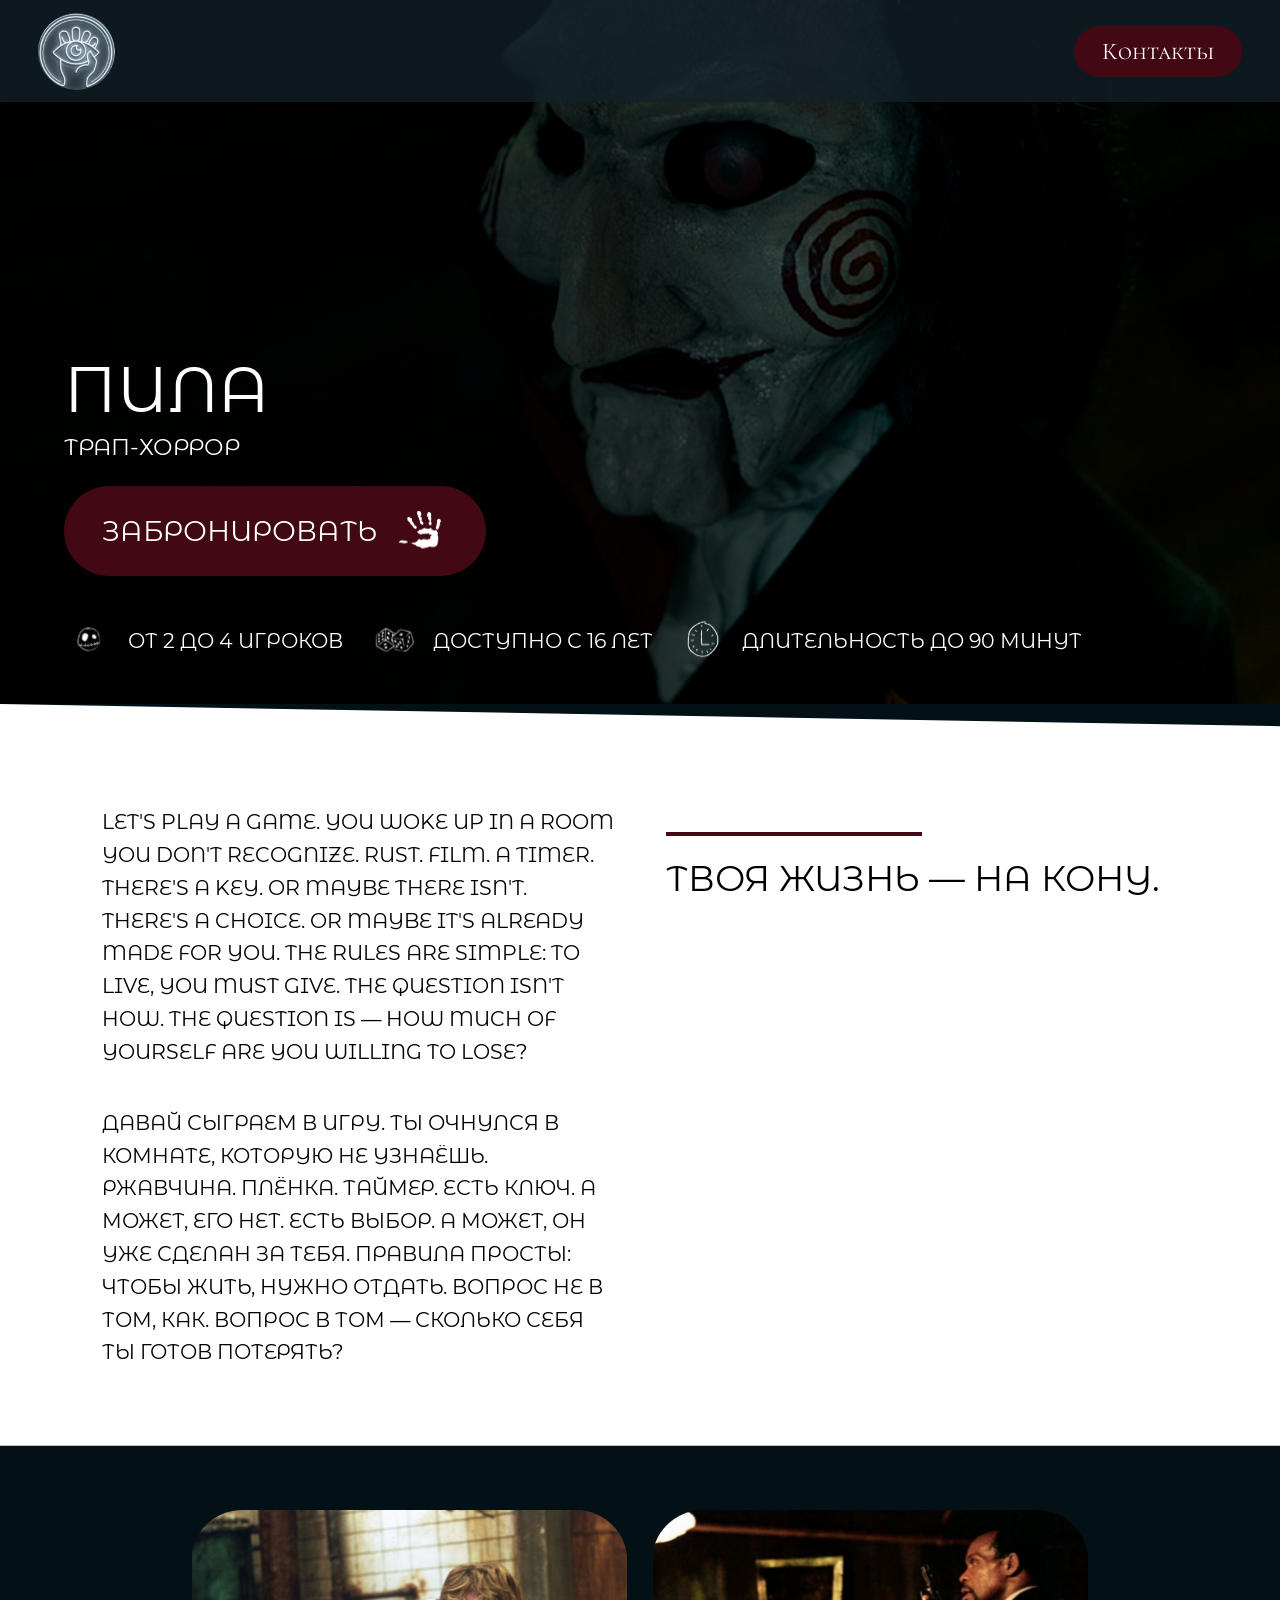
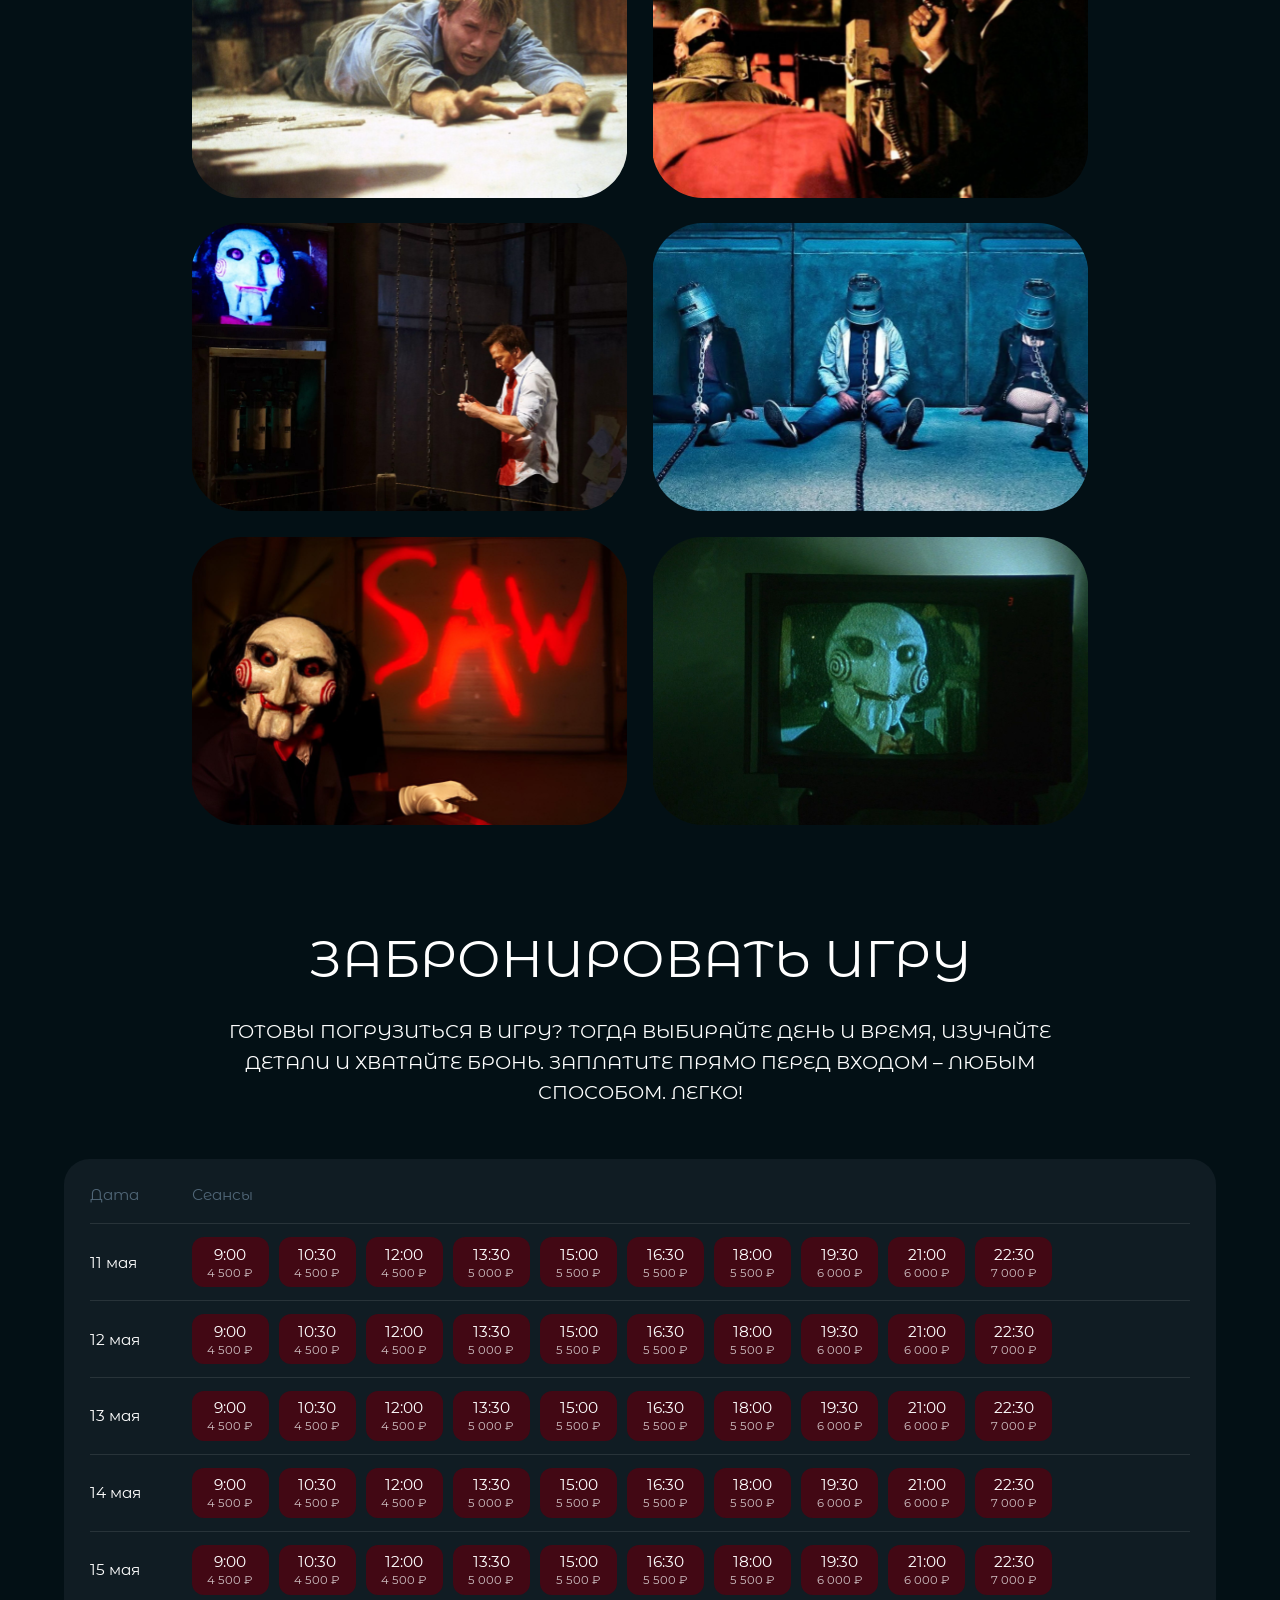
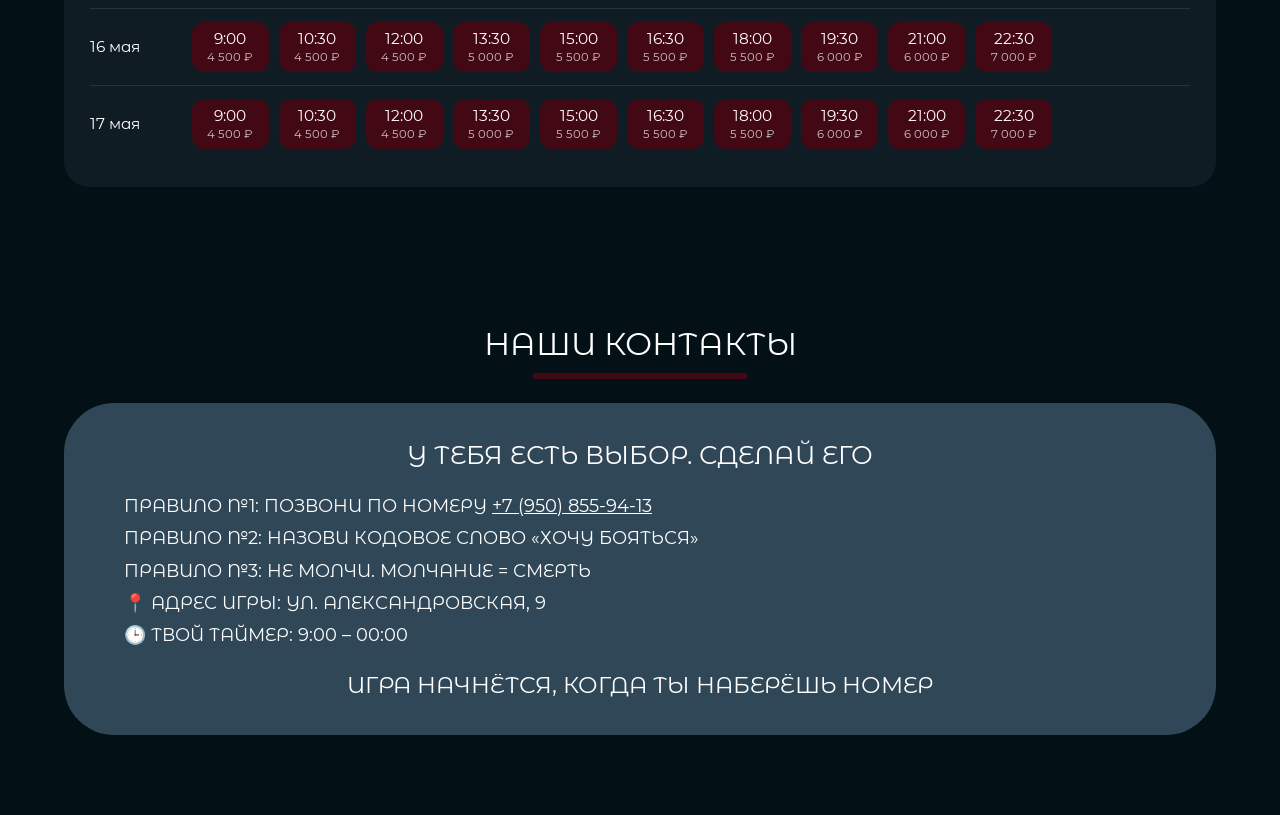
<file: quest-pila.html>
<!DOCTYPE html>
<html lang="ru">
<head>
  <meta charset="UTF-8" />
  <meta name="viewport" content="width=device-width, initial-scale=1.0" />
  <title>ПИЛА — TIME TO FEAR</title>
  <link rel="preconnect" href="https://fonts.googleapis.com" />
  <link href="https://fonts.googleapis.com/css2?family=Cormorant+SC&family=Montserrat+Alternates:wght@400;600&family=Inter&display=swap" rel="stylesheet" />
  <style>
    *, *::before, *::after { box-sizing: border-box; margin: 0; padding: 0; }
    html { scroll-behavior: smooth; }

    body {
      background: #031015;
      color: #fff;
      font-family: 'Montserrat Alternates', sans-serif;
      font-weight: 400;
      overflow-x: hidden;
    }

    /* ===== HEADER ===== */
    .header {
      position: fixed;
      top: 0; left: 0;
      width: 100%;
      height: clamp(64px, 8vw, 116px);
      background: rgba(19, 32, 41, 0.76);
      z-index: 100;
      display: flex;
      align-items: center;
      justify-content: space-between;
      padding: 0 clamp(16px, 3vw, 41px);
    }
    .header__logo {
      display: block;
      width: clamp(48px, 6vw, 86px);
      height: clamp(48px, 6vw, 86px);
      text-decoration: none;
      flex-shrink: 0;
    }
    .header__logo img { width: 100%; height: 100%; object-fit: contain; }

    /* ===== HERO ===== */
    .hero {
      position: relative;
      width: 100%;
      height: clamp(420px, 55vw, 900px);
      overflow: hidden;
      padding-top: clamp(64px, 8vw, 116px);
    }
    .hero__bg {
      position: absolute;
      top: 0; left: 0;
      width: 100%; height: 100%;
      object-fit: cover;
      display: block;
    }
    .hero::after {
      content: '';
      position: absolute;
      top: 0; left: 0;
      width: 100%; height: 100%;
      background: linear-gradient(to right, rgba(0,0,0,0.72) 50%, rgba(0,0,0,0.15) 100%);
      pointer-events: none;
    }
    .hero__content {
      position: absolute;
      top: 0; left: 0;
      width: 100%; height: 100%;
      z-index: 2;
      display: flex;
      flex-direction: column;
      justify-content: flex-end;
      padding: clamp(80px, 10vw, 160px) clamp(20px, 5vw, 80px) clamp(20px, 3vw, 60px);
    }
    .hero__title {
      font-family: 'Montserrat Alternates', sans-serif;
      font-size: clamp(28px, 5vw, 90px);
      color: #fff;
      line-height: 1.15;
      margin-bottom: clamp(4px, 0.5vw, 10px);
    }
    .hero__genre {
      font-size: clamp(12px, 1.8vw, 32px);
      color: #fff;
      margin-bottom: clamp(12px, 2vw, 36px);
    }
    .hero__book-btn {
      display: inline-flex;
      align-items: center;
      gap: clamp(12px, 1.5vw, 28px);
      width: fit-content;
      height: clamp(44px, 7vw, 120px);
      padding: 0 clamp(20px, 3vw, 56px);
      background: #420814;
      border: none;
      cursor: pointer;
      border-radius: 60px;
      text-decoration: none;
      transition: background 0.2s;
      margin-bottom: clamp(16px, 3vw, 56px);
    }
    .hero__book-btn:hover { background: #5e0e1d; }
    .hero__book-text {
      font-family: 'Montserrat Alternates', sans-serif;
      font-size: clamp(14px, 2.2vw, 40px);
      color: #fff;
      white-space: nowrap;
      line-height: 1;
    }
    .hero__book-icon {
      width: clamp(24px, 4vw, 72px);
      height: clamp(21px, 3.5vw, 63px);
      object-fit: contain;
      flex-shrink: 0;
    }

    /* Info row */
    .hero__info {
      display: flex;
      flex-wrap: wrap;
      gap: clamp(10px, 2vw, 40px);
    }
    .hero__info-item {
      display: flex;
      align-items: center;
      gap: clamp(6px, 1vw, 14px);
    }
    .hero__info-item .icon {
      width: clamp(24px, 4vw, 72px);
      height: clamp(24px, 4vw, 72px);
      object-fit: contain;
    }
    .hero__info-item span {
      font-size: clamp(10px, 1.6vw, 28px);
      color: #fff;
      white-space: nowrap;
    }

    /* ===== WHITE SECTION ===== */
    .white-section {
      background: #fff;
      position: relative;
      color: #000;
      padding: clamp(40px, 6vw, 100px) clamp(20px, 8vw, 200px);
      clip-path: polygon(0 0, 100% 3%, 100% 100%, 0 100%);
      padding-top: clamp(60px, 8vw, 140px);
    }
    .desc-layout {
      display: grid;
      grid-template-columns: 1fr 1fr;
      gap: clamp(24px, 4vw, 80px);
      align-items: start;
    }
    @media (max-width: 768px) {
      .desc-layout { grid-template-columns: 1fr; }
    }
    .desc-left-col {
      display: flex;
      flex-direction: column;
      gap: clamp(20px, 3vw, 48px);
    }
    .desc-text {
      font-size: clamp(13px, 1.6vw, 30px);
      line-height: 1.6;
      color: #000;
    }
    .desc-right-col {
      display: flex;
      flex-direction: column;
      align-items: flex-start;
      padding-top: clamp(10px, 2vw, 40px);
    }
    .desc-right-line {
      width: 100%;
      max-width: clamp(120px, 20vw, 702px);
      height: 4px;
      background: #420814;
      margin-bottom: clamp(10px, 1.5vw, 24px);
    }
    .desc-right-text {
      font-size: clamp(18px, 2.8vw, 48px);
      line-height: 1.3;
      color: #000;
    }

    /* ===== DARK SECTION: photos ===== */
    .dark-section {
      background: #031015;
      padding: clamp(40px, 5vw, 80px) 0;
      overflow-x: auto;
    }
    .photo-grid {
      display: flex;
      flex-direction: column;
      gap: clamp(14px, 2vw, 40px);
      padding: 0 clamp(20px, 5vw, 105px);
      align-items: center;
    }
    .photo-row {
      display: flex;
      gap: clamp(14px, 2vw, 40px);
    }
    .photo-item {
      width: clamp(260px, 34vw, 634px);
      height: clamp(172px, 22.5vw, 420px);
      overflow: hidden;
      flex-shrink: 0;
    }
    .photo-item img {
      width: 100%; height: 100%;
      object-fit: cover;
      display: block;
    }

    /* ===== BOOKING SECTION ===== */
    .booking-section {
      background: #031015;
      padding: clamp(20px, 3vw, 60px) clamp(20px, 5vw, 100px) clamp(40px, 6vw, 100px);
    }
    .booking-title {
      font-family: 'Montserrat Alternates', sans-serif;
      font-size: clamp(22px, 4vw, 80px);
      color: #fff;
      text-align: center;
      margin-bottom: clamp(12px, 2vw, 32px);
    }
    .booking-sub {
      font-size: clamp(12px, 1.5vw, 28px);
      color: #fff;
      text-align: center;
      line-height: 1.6;
      margin-bottom: clamp(24px, 4vw, 60px);
      max-width: 900px;
      margin-left: auto;
      margin-right: auto;
    }
    .booking-table-wrap {
      background: #101C23;
      border-radius: clamp(12px, 2vw, 30px);
      padding: clamp(16px, 2vw, 40px);
      overflow-x: auto;
      max-width: 1400px;
      margin: 0 auto;
    }
    .booking-table {
      width: 100%;
      border-collapse: collapse;
      min-width: 600px;
    }
    .booking-table th {
      font-size: clamp(13px, 1.2vw, 22px);
      color: #506677;
      font-weight: 400;
      text-align: left;
      padding: 0 0 clamp(10px, 1.5vw, 24px) 0;
    }
    .booking-table th:first-child { width: clamp(80px, 8vw, 160px); }
    .booking-table tr.date-row td {
      padding: clamp(8px, 1vw, 18px) 0;
      vertical-align: middle;
      border-top: 1px solid rgba(255,255,255,0.1);
    }
    .date-cell {
      font-size: clamp(13px, 1.2vw, 24px);
      color: #fff;
      white-space: nowrap;
      padding-right: clamp(12px, 2vw, 30px);
    }
    .sessions-cell {
      display: flex;
      flex-wrap: wrap;
      gap: clamp(6px, 0.8vw, 12px);
      align-items: center;
    }
    .session-btn {
      background: #420814;
      border: none;
      border-radius: clamp(6px, 1vw, 12px);
      cursor: pointer;
      padding: clamp(5px, 0.6vw, 10px) clamp(8px, 1vw, 16px);
      display: flex;
      flex-direction: column;
      align-items: center;
      transition: background 0.2s;
      min-width: clamp(60px, 6vw, 90px);
    }
    .session-btn:hover { background: #5e0e1d; }
    .session-btn .time {
      font-family: 'Montserrat Alternates', sans-serif;
      font-size: clamp(12px, 1.2vw, 22px);
      color: #fff;
      font-weight: 400;
    }
    .session-btn .price {
      font-family: 'Montserrat Alternates', sans-serif;
      font-size: clamp(10px, 0.9vw, 16px);
      color: rgba(255,255,255,0.75);
      font-weight: 400;
      margin-top: 2px;
    }

    /* ===== MODAL ===== */
    .modal-overlay {
      display: none;
      position: fixed;
      top: 0; left: 0;
      width: 100%; height: 100%;
      background: rgba(0,0,0,0.8);
      z-index: 200;
      align-items: center;
      justify-content: center;
      padding: 20px;
    }
    .modal-overlay.active { display: flex; }
    .modal {
      background: #0B1D24;
      border-radius: 24px;
      padding: clamp(24px, 3vw, 40px);
      width: 100%;
      max-width: 620px;
      position: relative;
      font-family: 'Montserrat Alternates', sans-serif;
    }
    .modal__close {
      position: absolute;
      top: 16px; right: 20px;
      background: none;
      border: none;
      color: #fff;
      font-size: 26px;
      cursor: pointer;
      line-height: 1;
    }
    .modal__title {
      font-size: clamp(16px, 1.8vw, 26px);
      color: #fff;
      margin-bottom: 14px;
      padding-right: 36px;
    }
    .modal__divider {
      height: 1px;
      background: rgba(255,255,255,0.2);
      margin-bottom: 16px;
    }
    .modal__meta {
      font-size: clamp(13px, 1.2vw, 20px);
      color: #fff;
      margin-bottom: 5px;
      line-height: 1.5;
    }
    .modal__label {
      font-size: clamp(12px, 1.1vw, 18px);
      color: rgba(255,255,255,0.7);
      margin-bottom: 5px;
      margin-top: 14px;
    }
    .modal__input {
      width: 100%;
      height: clamp(44px, 4vw, 56px);
      background: #1C495B;
      border: none;
      border-radius: 12px;
      padding: 0 16px;
      font-family: 'Montserrat Alternates', sans-serif;
      font-size: clamp(13px, 1.2vw, 18px);
      color: #fff;
      outline: none;
    }
    .modal__input::placeholder { color: rgba(255,255,255,0.4); }
    .modal__sound-row {
      display: flex;
      align-items: center;
      gap: 12px;
      margin-top: 18px;
    }
    .modal__sound-btn {
      width: 36px; height: 36px;
      background: #1C495B;
      border-radius: 50%;
      display: flex; align-items: center; justify-content: center;
      flex-shrink: 0;
      border: none;
      cursor: pointer;
    }
    .modal__sound-btn svg { fill: #fff; width: 12px; height: 12px; }
    .modal__sound-text {
      font-size: clamp(13px, 1.2vw, 18px);
      color: #fff;
    }
    .modal__footer {
      display: flex;
      justify-content: flex-end;
      margin-top: 20px;
    }
    .modal__submit {
      background: #1C495B;
      border: none;
      border-radius: 12px;
      height: clamp(44px, 4vw, 56px);
      padding: 0 clamp(24px, 3vw, 40px);
      font-family: 'Montserrat Alternates', sans-serif;
      font-size: clamp(14px, 1.4vw, 22px);
      color: #fff;
      cursor: pointer;
      transition: background 0.2s;
      letter-spacing: 0.05em;
    }
    .modal__submit:hover { background: #255870; }

    /* ===== TOAST NOTIFICATION ===== */
    .toast {
      position: fixed;
      bottom: 40px;
      left: 50%;
      transform: translateX(-50%) translateY(20px);
      background: #101C23;
      border: 1px solid #420814;
      border-radius: 16px;
      padding: 20px 32px;
      display: flex;
      align-items: flex-start;
      gap: 16px;
      min-width: 320px;
      max-width: 90vw;
      z-index: 300;
      opacity: 0;
      pointer-events: none;
      transition: opacity 0.35s ease, transform 0.35s ease;
    }
    .toast.active {
      opacity: 1;
      transform: translateX(-50%) translateY(0);
      pointer-events: auto;
    }
    .toast__icon {
      width: 40px; height: 40px;
      flex-shrink: 0;
      background: #420814;
      border-radius: 50%;
      display: flex;
      align-items: center;
      justify-content: center;
    }
    .toast__icon svg { fill: #fff; width: 18px; height: 18px; }
    .toast__body {}
    .toast__title {
      font-family: 'Montserrat Alternates', sans-serif;
      font-size: 18px;
      color: #fff;
      margin-bottom: 4px;
    }
    .toast__text {
      font-family: 'Montserrat Alternates', sans-serif;
      font-size: 14px;
      color: rgba(255,255,255,0.65);
      line-height: 1.5;
    }
    .toast__close {
      position: absolute;
      top: 12px; right: 16px;
      background: none;
      border: none;
      color: rgba(255,255,255,0.5);
      font-size: 18px;
      cursor: pointer;
      line-height: 1;
    }
    .toast__close:hover { color: #fff; }

    /* ===== CONTACTS SECTION (quest pages) ===== */
    .contacts-section { padding: 60px 0 80px; background: #031015; }
    .contacts-section .section-title {
      font-family: 'Montserrat Alternates', sans-serif;
      font-size: clamp(20px, 2.5vw, 35px);
      font-weight: 400;
      color: #fff;
      text-align: center;
    }
    .contacts-section .section-underline {
      width: 214px; height: 6px;
      background: #420814;
      margin: 10px auto 24px;
    }
    .contacts-card {
      max-width: 1211px;
      width: 90%;
      background: #304757;
      margin: 0 auto;
      padding: 36px 60px;
      display: flex;
      flex-direction: column;
      gap: 20px;
      border-radius: 50px;
    }
    .contacts-card__heading {
      font-family: 'Montserrat Alternates', sans-serif;
      font-size: clamp(16px, 2vw, 35px);
      font-weight: 400;
      color: #fff;
      text-align: center;
    }
    .contacts-card__body {
      font-family: 'Montserrat Alternates', sans-serif;
      font-size: clamp(12px, 1.4vw, 26px);
      font-weight: 400;
      color: #fff;
      line-height: 1.8;
    }
    .contacts-card__footer {
      font-family: 'Montserrat Alternates', sans-serif;
      font-size: clamp(14px, 1.8vw, 35px);
      font-weight: 400;
      color: #fff;
      text-align: center;
    }
    .contacts-link { color: #fff; text-decoration: underline; }
    .contacts-link:hover { color: #ccc; }
  </style>
</head>
<body>

<!-- HEADER -->
<header class="header">
  <a href="index.html" class="header__logo">
    <img src="images/logo.svg" alt="TIME TO FEAR" />
  </a>
  <nav style="display:flex;gap:24px;flex-wrap:wrap;justify-content:flex-end;">
    <a href="#contacts" style="display:flex;align-items:center;justify-content:center;padding:0 28px;height:51px;background:#420814;color:#fff;text-decoration:none;font-family:'Cormorant SC',serif;font-size:24px;border-radius:50px;white-space:nowrap;">Контакты</a>
  </nav>
</header>

<!-- HERO -->
<section class="hero">
  <img class="hero__bg" src="images/strpila.svg" alt="ПИЛА" />
  <div class="hero__content">
    <p class="hero__title">ПИЛА</p>
    <p class="hero__genre">ТРАП-ХОРРОР</p>
    <a class="hero__book-btn" href="#booking">
      <span class="hero__book-text">ЗАБРОНИРОВАТЬ</span>
      <img class="hero__book-icon" src="images/ladoshka.svg" alt="" />
    </a>
    <div class="hero__info">
      <div class="hero__info-item">
        <img class="icon" src="images/smailik.svg" alt="" />
        <span>ОТ 2 ДО 4 ИГРОКОВ</span>
      </div>
      <div class="hero__info-item">
        <img class="icon" src="images/kubiki.svg" alt="" />
        <span>ДОСТУПНО С 16 ЛЕТ</span>
      </div>
      <div class="hero__info-item">
        <img class="icon" src="images/4asi.svg" alt="" />
        <span>ДЛИТЕЛЬНОСТЬ ДО 90 МИНУТ</span>
      </div>
    </div>
  </div>
</section>

<!-- WHITE SECTION -->
<section class="white-section">
  <div class="desc-layout">
    <div class="desc-left-col">
      <p class="desc-text">LET'S PLAY A GAME. YOU WOKE UP IN A ROOM YOU DON'T RECOGNIZE. RUST. FILM. A TIMER. THERE'S A KEY. OR MAYBE THERE ISN'T. THERE'S A CHOICE. OR MAYBE IT'S ALREADY MADE FOR YOU. THE RULES ARE SIMPLE: TO LIVE, YOU MUST GIVE. THE QUESTION ISN'T HOW. THE QUESTION IS — HOW MUCH OF YOURSELF ARE YOU WILLING TO LOSE?</p>
      <p class="desc-text">ДАВАЙ СЫГРАЕМ В ИГРУ. ТЫ ОЧНУЛСЯ В КОМНАТЕ, КОТОРУЮ НЕ УЗНАЁШЬ. РЖАВЧИНА. ПЛЁНКА. ТАЙМЕР. ЕСТЬ КЛЮЧ. А МОЖЕТ, ЕГО НЕТ. ЕСТЬ ВЫБОР. А МОЖЕТ, ОН УЖЕ СДЕЛАН ЗА ТЕБЯ. ПРАВИЛА ПРОСТЫ: ЧТОБЫ ЖИТЬ, НУЖНО ОТДАТЬ. ВОПРОС НЕ В ТОМ, КАК. ВОПРОС В ТОМ — СКОЛЬКО СЕБЯ ТЫ ГОТОВ ПОТЕРЯТЬ?</p>
    </div>
    <div class="desc-right-col">
      <div class="desc-right-line"></div>
      <p class="desc-right-text">ТВОЯ ЖИЗНЬ — НА КОНУ.</p>
    </div>
  </div>
</section>

<!-- DARK SECTION: photos -->
<section class="dark-section">
  <div class="photo-grid">
    <div class="photo-row">
      <div class="photo-item"><img src="images/pila1.svg" alt="" /></div>
      <div class="photo-item"><img src="images/pila2.svg" alt="" /></div>
    </div>
    <div class="photo-row">
      <div class="photo-item"><img src="images/pila3.svg" alt="" /></div>
      <div class="photo-item"><img src="images/pila4.svg" alt="" /></div>
    </div>
    <div class="photo-row">
      <div class="photo-item"><img src="images/pila5.svg" alt="" /></div>
      <div class="photo-item"><img src="images/pila6.svg" alt="" /></div>
    </div>
  </div>
</section>

<!-- BOOKING SECTION -->
<section class="booking-section" id="booking">
  <p class="booking-title">ЗАБРОНИРОВАТЬ ИГРУ</p>
  <p class="booking-sub">ГОТОВЫ ПОГРУЗИТЬСЯ В ИГРУ? ТОГДА ВЫБИРАЙТЕ ДЕНЬ И ВРЕМЯ, ИЗУЧАЙТЕ ДЕТАЛИ И ХВАТАЙТЕ БРОНЬ. ЗАПЛАТИТЕ ПРЯМО ПЕРЕД ВХОДОМ – ЛЮБЫМ СПОСОБОМ. ЛЕГКО!</p>
  <div class="booking-table-wrap">
    <table class="booking-table">
      <thead>
        <tr>
          <th>Дата</th>
          <th>Сеансы</th>
        </tr>
      </thead>
      <tbody id="scheduleBody"></tbody>
    </table>
  </div>
</section>

<!-- КОНТАКТЫ -->
<section class="contacts-section" id="contacts">
  <h2 class="section-title">НАШИ КОНТАКТЫ</h2>
  <div class="section-underline"></div>
  <div class="contacts-card">
    <p class="contacts-card__heading">У ТЕБЯ ЕСТЬ ВЫБОР. СДЕЛАЙ ЕГО</p>
    <div class="contacts-card__body">
      <p>ПРАВИЛО №1: ПОЗВОНИ ПО НОМЕРУ <a href="tel:+79508559413" class="contacts-link">+7 (950) 855-94-13</a></p>
      <p>ПРАВИЛО №2: НАЗОВИ КОДОВОЕ СЛОВО «ХОЧУ БОЯТЬСЯ»</p>
      <p>ПРАВИЛО №3: НЕ МОЛЧИ. МОЛЧАНИЕ = СМЕРТЬ</p>
      <p>📍 АДРЕС ИГРЫ: УЛ. АЛЕКСАНДРОВСКАЯ, 9</p>
      <p>🕒 ТВОЙ ТАЙМЕР: 9:00 – 00:00</p>
    </div>
    <p class="contacts-card__footer">ИГРА НАЧНЁТСЯ, КОГДА ТЫ НАБЕРЁШЬ НОМЕР</p>
  </div>
</section>


<!-- MODAL -->
<div class="modal-overlay" id="modalOverlay">
  <div class="modal">
    <button class="modal__close" id="modalClose">✕</button>
    <p class="modal__title" id="modalTitle">Забронировать квест «Пила»</p>
    <div class="modal__divider"></div>
    <p class="modal__meta" id="modalDatetime">Дата и время:</p>
    <p class="modal__meta" id="modalPrice">Цена:</p>
    <p class="modal__label">Имя, фамилия</p>
    <input class="modal__input" type="text" placeholder="Введите имя и фамилию" id="fieldName" />
    <p class="modal__label">Телефон</p>
    <input class="modal__input" type="tel" placeholder="+7 (___) ___-__-__" id="fieldPhone" />
    <p class="modal__label">E-mail</p>
    <input class="modal__input" type="email" placeholder="example@email.com" id="fieldEmail" />
    <div class="modal__sound-row">
      <button class="modal__sound-btn" id="playBtn" title="Воспроизвести">
        <svg viewBox="0 0 12 14"><polygon points="0,0 12,7 0,14"/></svg>
      </button>
      <button class="modal__sound-btn" id="pauseBtn" title="Пауза" style="display:none;">
        <svg viewBox="0 0 12 14"><rect x="0" y="0" width="4" height="14"/><rect x="8" y="0" width="4" height="14"/></svg>
      </button>
      <span class="modal__sound-text">Нажми и погрузись в игру прямо сейчас!</span>
    </div>
    <audio id="questAudio" src="sounds/sound-pila.mp3"></audio>
    <div class="modal__footer">
      <button class="modal__submit" id="submitBtn">ЗАБРОНИРОВАТЬ</button>
    </div>
  </div>
</div>

<!-- TOAST -->
<div class="toast" id="toast">
  <div class="toast__icon">
    <svg viewBox="0 0 20 20"><path d="M8 15l-5-5 1.41-1.41L8 12.17l7.59-7.59L17 6z"/></svg>
  </div>
  <div class="toast__body">
    <p class="toast__title">Бронь принята!</p>
    <p class="toast__text" id="toastText"></p>
  </div>
  <button class="toast__close" id="toastClose">✕</button>
</div>

<script>
  const DATES = ['11 мая','12 мая','13 мая','14 мая','15 мая','16 мая','17 мая'];
  const SESSIONS = [
    {time:'9:00',  price:'4 500 ₽'},
    {time:'10:30', price:'4 500 ₽'},
    {time:'12:00', price:'4 500 ₽'},
    {time:'13:30', price:'5 000 ₽'},
    {time:'15:00', price:'5 500 ₽'},
    {time:'16:30', price:'5 500 ₽'},
    {time:'18:00', price:'5 500 ₽'},
    {time:'19:30', price:'6 000 ₽'},
    {time:'21:00', price:'6 000 ₽'},
    {time:'22:30', price:'7 000 ₽'},
  ];
  const QUEST_NAME = 'Пила';
  const SHEETS_URL = 'https://script.google.com/macros/s/AKfycbyvn_e_TQ6HFWrdp7ZsQ5DOoli_qaJipOuQrq28BjixlaZIW1F3t1turuxQpCF2IiuV/exec';

  // Build table
  const tbody = document.getElementById('scheduleBody');
  DATES.forEach(date => {
    const tr = document.createElement('tr');
    tr.className = 'date-row';
    const dateTd = document.createElement('td');
    dateTd.className = 'date-cell';
    dateTd.textContent = date;
    const sessionsTd = document.createElement('td');
    const div = document.createElement('div');
    div.className = 'sessions-cell';
    SESSIONS.forEach(s => {
      const btn = document.createElement('button');
      btn.className = 'session-btn';
      btn.innerHTML = `<span class="time">${s.time}</span><span class="price">${s.price}</span>`;
      btn.addEventListener('click', () => openModal(date, s.time, s.price));
      div.appendChild(btn);
    });
    sessionsTd.appendChild(div);
    tr.appendChild(dateTd);
    tr.appendChild(sessionsTd);
    tbody.appendChild(tr);
  });

  // Modal
  const overlay = document.getElementById('modalOverlay');
  const audio = document.getElementById('questAudio');
  const playBtn = document.getElementById('playBtn');
  const pauseBtn = document.getElementById('pauseBtn');

  function openModal(date, time, price) {
    document.getElementById('modalDatetime').textContent = `Дата и время: ${date} 2026, ${time}`;
    document.getElementById('modalPrice').textContent = `Цена: ${price}`;
    overlay.classList.add('active');
  }
  function closeModal() {
    overlay.classList.remove('active');
    audio.pause(); audio.currentTime = 0;
    playBtn.style.display = 'flex';
    pauseBtn.style.display = 'none';
  }
  document.getElementById('modalClose').addEventListener('click', closeModal);
  overlay.addEventListener('click', e => { if (e.target === overlay) closeModal(); });

  playBtn.addEventListener('click', () => {
    audio.play();
    playBtn.style.display = 'none';
    pauseBtn.style.display = 'flex';
  });
  pauseBtn.addEventListener('click', () => {
    audio.pause();
    pauseBtn.style.display = 'none';
    playBtn.style.display = 'flex';
  });
  audio.addEventListener('ended', () => {
    playBtn.style.display = 'flex';
    pauseBtn.style.display = 'none';
  });

  // Toast
  const toast = document.getElementById('toast');
  const toastText = document.getElementById('toastText');
  let toastTimer = null;
  function showToast(msg) {
    toastText.textContent = msg;
    toast.classList.add('active');
    clearTimeout(toastTimer);
    toastTimer = setTimeout(() => toast.classList.remove('active'), 5000);
  }
  document.getElementById('toastClose').addEventListener('click', () => {
    toast.classList.remove('active');
    clearTimeout(toastTimer);
  });

  // Submit
  document.getElementById('submitBtn').addEventListener('click', async () => {
    const name = document.getElementById('fieldName').value.trim();
    const phone = document.getElementById('fieldPhone').value.trim();
    const email = document.getElementById('fieldEmail').value.trim();
    const datetime = document.getElementById('modalDatetime').textContent;
    const price = document.getElementById('modalPrice').textContent;

    if (!name || !phone || !email) {
      showToast('Пожалуйста, заполните все поля.');
      return;
    }

    const payload = { quest: QUEST_NAME, datetime, price, name, phone, email };

    try {
      if (SHEETS_URL !== 'YOUR_GOOGLE_APPS_SCRIPT_URL_HERE') {
        await fetch(SHEETS_URL, {
          method: 'POST',
          mode: 'no-cors',
          headers: { 'Content-Type': 'application/json' },
          body: JSON.stringify(payload),
        });
      }
      closeModal();
      document.getElementById('fieldName').value = '';
      document.getElementById('fieldPhone').value = '';
      document.getElementById('fieldEmail').value = '';
      showToast(`${datetime.replace('Дата и время: ','')} · ${price.replace('Цена: ','')} · ${name}`);
    } catch (err) {
      showToast('Ошибка при отправке. Попробуйте ещё раз.');
    }
  });
</script>
</body>
</html>
</file>
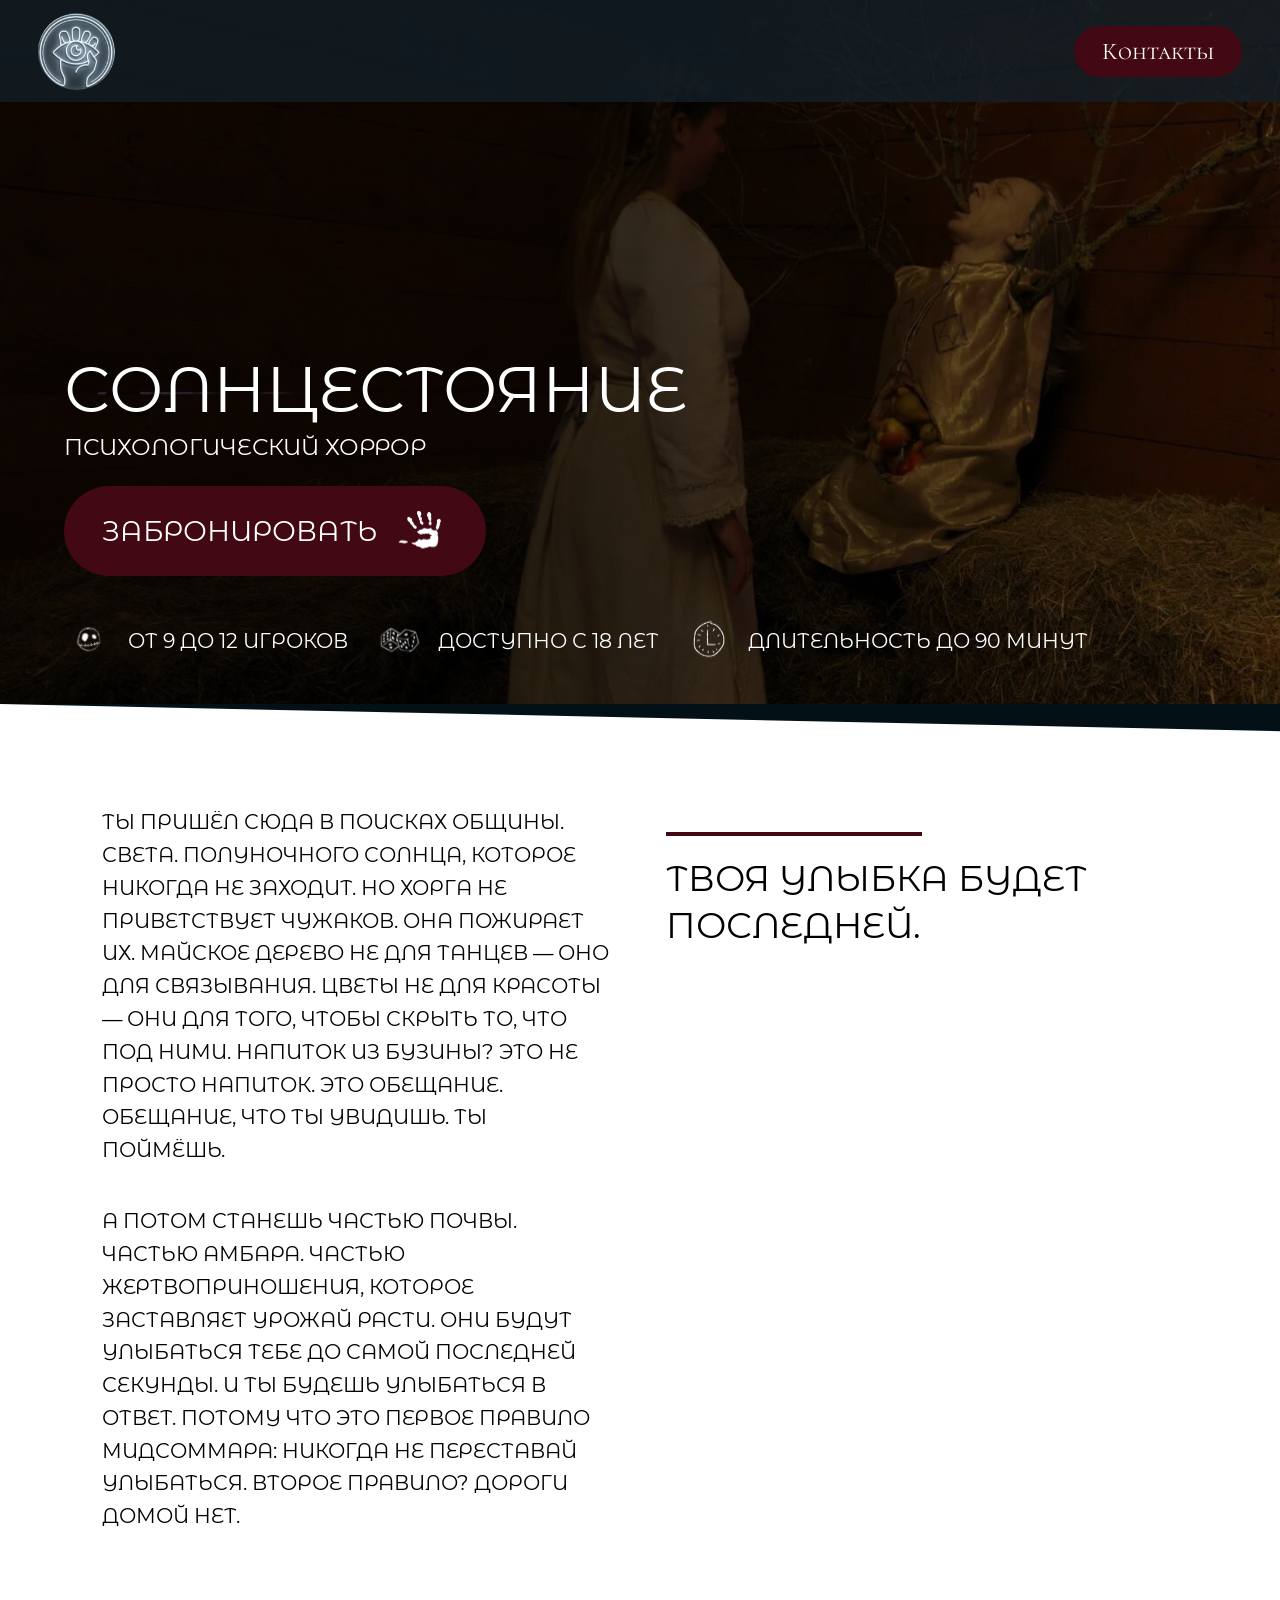
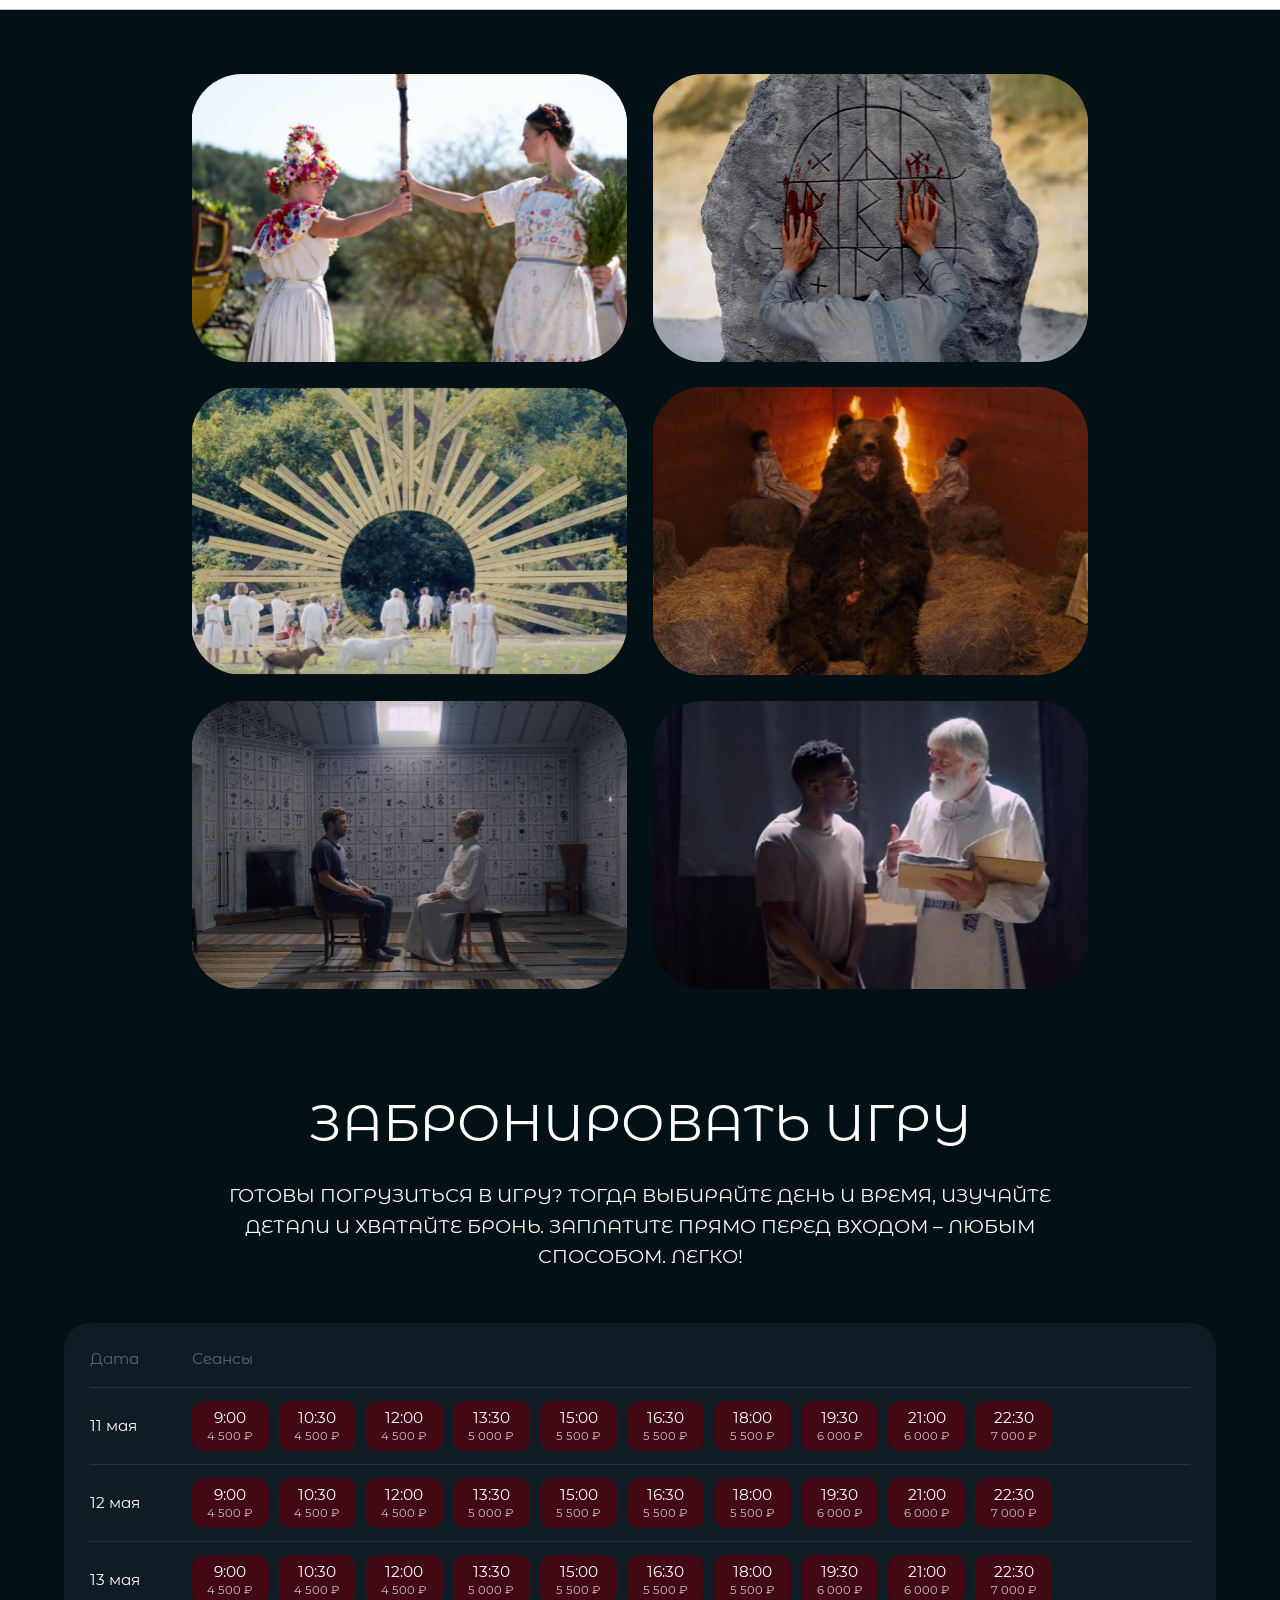
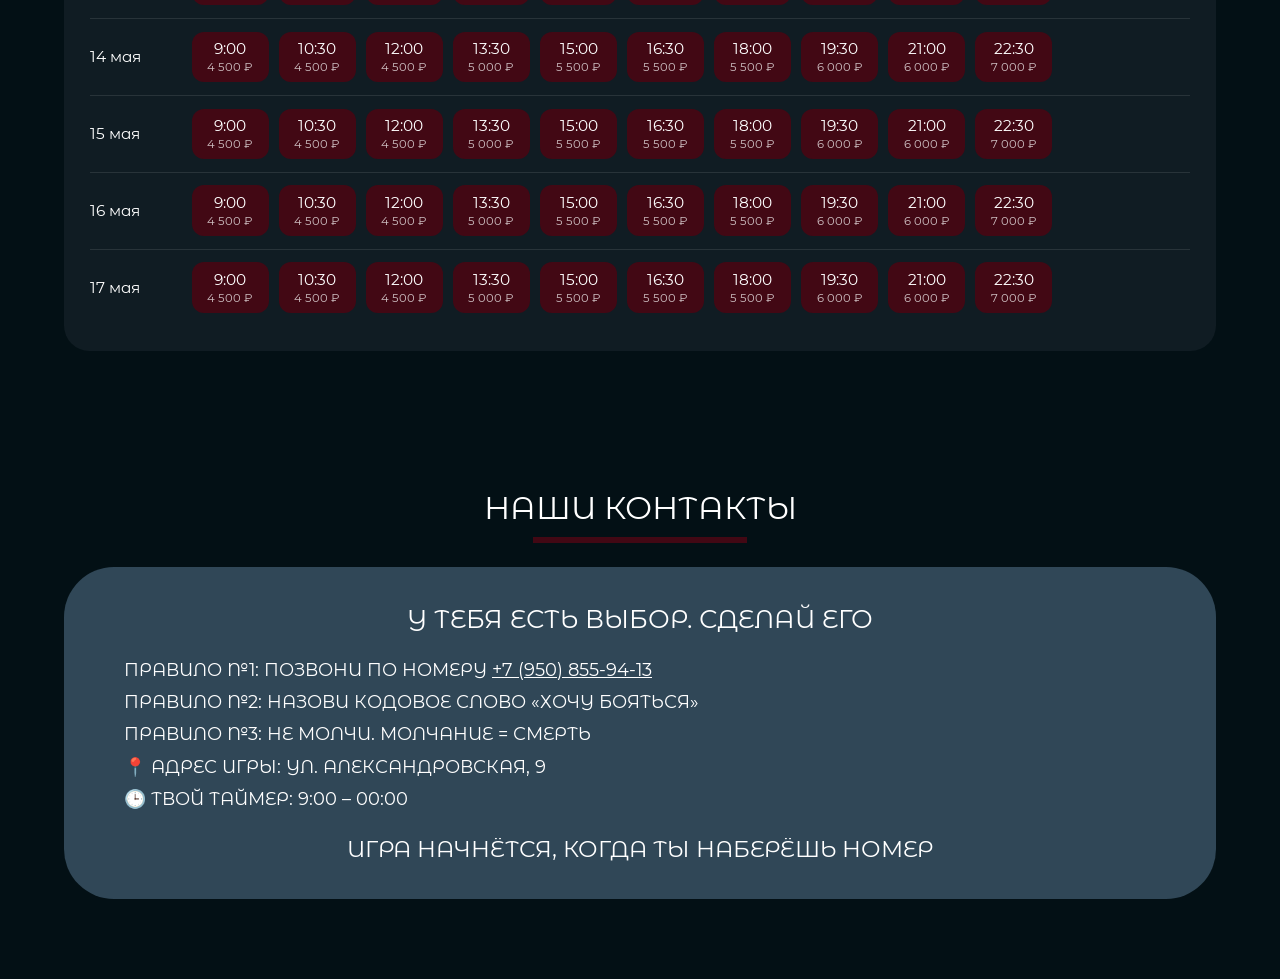
<file: quest-solnce.html>
<!DOCTYPE html>
<html lang="ru">
<head>
  <meta charset="UTF-8" />
  <meta name="viewport" content="width=device-width, initial-scale=1.0" />
  <title>СОЛНЦЕСТОЯНИЕ — TIME TO FEAR</title>
  <link rel="preconnect" href="https://fonts.googleapis.com" />
  <link href="https://fonts.googleapis.com/css2?family=Cormorant+SC&family=Montserrat+Alternates:wght@400;600&family=Inter&display=swap" rel="stylesheet" />
  <style>
    *, *::before, *::after { box-sizing: border-box; margin: 0; padding: 0; }
    html { scroll-behavior: smooth; }

    body {
      background: #031015;
      color: #fff;
      font-family: 'Montserrat Alternates', sans-serif;
      font-weight: 400;
      overflow-x: hidden;
    }

    /* ===== HEADER ===== */
    .header {
      position: fixed;
      top: 0; left: 0;
      width: 100%;
      height: clamp(64px, 8vw, 116px);
      background: rgba(19, 32, 41, 0.76);
      z-index: 100;
      display: flex;
      align-items: center;
      justify-content: space-between;
      padding: 0 clamp(16px, 3vw, 41px);
    }
    .header__logo {
      display: block;
      width: clamp(48px, 6vw, 86px);
      height: clamp(48px, 6vw, 86px);
      text-decoration: none;
      flex-shrink: 0;
    }
    .header__logo img { width: 100%; height: 100%; object-fit: contain; }

    /* ===== HERO ===== */
    .hero {
      position: relative;
      width: 100%;
      height: clamp(420px, 55vw, 900px);
      overflow: hidden;
      padding-top: clamp(64px, 8vw, 116px);
    }
    .hero__bg {
      position: absolute;
      top: 0; left: 0;
      width: 100%; height: 100%;
      object-fit: cover;
      display: block;
    }
    .hero::after {
      content: '';
      position: absolute;
      top: 0; left: 0;
      width: 100%; height: 100%;
      background: linear-gradient(to right, rgba(0,0,0,0.72) 50%, rgba(0,0,0,0.15) 100%);
      pointer-events: none;
    }
    .hero__content {
      position: absolute;
      top: 0; left: 0;
      width: 100%; height: 100%;
      z-index: 2;
      display: flex;
      flex-direction: column;
      justify-content: flex-end;
      padding: clamp(80px, 10vw, 160px) clamp(20px, 5vw, 80px) clamp(20px, 3vw, 60px);
    }
    .hero__title {
      font-family: 'Montserrat Alternates', sans-serif;
      font-size: clamp(28px, 5vw, 90px);
      color: #fff;
      line-height: 1.15;
      margin-bottom: clamp(4px, 0.5vw, 10px);
    }
    .hero__genre {
      font-size: clamp(12px, 1.8vw, 32px);
      color: #fff;
      margin-bottom: clamp(12px, 2vw, 36px);
    }
    .hero__book-btn {
      display: inline-flex;
      align-items: center;
      gap: clamp(12px, 1.5vw, 28px);
      width: fit-content;
      height: clamp(44px, 7vw, 120px);
      padding: 0 clamp(20px, 3vw, 56px);
      background: #420814;
      border: none;
      cursor: pointer;
      border-radius: 60px;
      text-decoration: none;
      transition: background 0.2s;
      margin-bottom: clamp(16px, 3vw, 56px);
    }
    .hero__book-btn:hover { background: #5e0e1d; }
    .hero__book-text {
      font-family: 'Montserrat Alternates', sans-serif;
      font-size: clamp(14px, 2.2vw, 40px);
      color: #fff;
      white-space: nowrap;
      line-height: 1;
    }
    .hero__book-icon {
      width: clamp(24px, 4vw, 72px);
      height: clamp(21px, 3.5vw, 63px);
      object-fit: contain;
      flex-shrink: 0;
    }

    /* Info row */
    .hero__info {
      display: flex;
      flex-wrap: wrap;
      gap: clamp(10px, 2vw, 40px);
    }
    .hero__info-item {
      display: flex;
      align-items: center;
      gap: clamp(6px, 1vw, 14px);
    }
    .hero__info-item .icon {
      width: clamp(24px, 4vw, 72px);
      height: clamp(24px, 4vw, 72px);
      object-fit: contain;
    }
    .hero__info-item span {
      font-size: clamp(10px, 1.6vw, 28px);
      color: #fff;
      white-space: nowrap;
    }

    /* ===== WHITE SECTION ===== */
    .white-section {
      background: #fff;
      position: relative;
      color: #000;
      padding: clamp(40px, 6vw, 100px) clamp(20px, 8vw, 200px);
      clip-path: polygon(0 0, 100% 3%, 100% 100%, 0 100%);
      padding-top: clamp(60px, 8vw, 140px);
    }
    .desc-layout {
      display: grid;
      grid-template-columns: 1fr 1fr;
      gap: clamp(24px, 4vw, 80px);
      align-items: start;
    }
    @media (max-width: 768px) {
      .desc-layout { grid-template-columns: 1fr; }
    }
    .desc-left-col {
      display: flex;
      flex-direction: column;
      gap: clamp(20px, 3vw, 48px);
    }
    .desc-text {
      font-size: clamp(13px, 1.6vw, 30px);
      line-height: 1.6;
      color: #000;
    }
    .desc-right-col {
      display: flex;
      flex-direction: column;
      align-items: flex-start;
      padding-top: clamp(10px, 2vw, 40px);
    }
    .desc-right-line {
      width: 100%;
      max-width: clamp(120px, 20vw, 702px);
      height: 4px;
      background: #420814;
      margin-bottom: clamp(10px, 1.5vw, 24px);
    }
    .desc-right-text {
      font-size: clamp(18px, 2.8vw, 48px);
      line-height: 1.3;
      color: #000;
    }

    /* ===== DARK SECTION: photos ===== */
    .dark-section {
      background: #031015;
      padding: clamp(40px, 5vw, 80px) 0;
      overflow-x: auto;
    }
    .photo-grid {
      display: flex;
      flex-direction: column;
      gap: clamp(14px, 2vw, 40px);
      padding: 0 clamp(20px, 5vw, 105px);
      align-items: center;
    }
    .photo-row {
      display: flex;
      gap: clamp(14px, 2vw, 40px);
    }
    .photo-item {
      width: clamp(260px, 34vw, 634px);
      height: clamp(172px, 22.5vw, 420px);
      overflow: hidden;
      flex-shrink: 0;
    }
    .photo-item img {
      width: 100%; height: 100%;
      object-fit: cover;
      display: block;
    }

    /* ===== BOOKING SECTION ===== */
    .booking-section {
      background: #031015;
      padding: clamp(20px, 3vw, 60px) clamp(20px, 5vw, 100px) clamp(40px, 6vw, 100px);
    }
    .booking-title {
      font-family: 'Montserrat Alternates', sans-serif;
      font-size: clamp(22px, 4vw, 80px);
      color: #fff;
      text-align: center;
      margin-bottom: clamp(12px, 2vw, 32px);
    }
    .booking-sub {
      font-size: clamp(12px, 1.5vw, 28px);
      color: #fff;
      text-align: center;
      line-height: 1.6;
      margin-bottom: clamp(24px, 4vw, 60px);
      max-width: 900px;
      margin-left: auto;
      margin-right: auto;
    }
    .booking-table-wrap {
      background: #101C23;
      border-radius: clamp(12px, 2vw, 30px);
      padding: clamp(16px, 2vw, 40px);
      overflow-x: auto;
      max-width: 1400px;
      margin: 0 auto;
    }
    .booking-table {
      width: 100%;
      border-collapse: collapse;
      min-width: 600px;
    }
    .booking-table th {
      font-size: clamp(13px, 1.2vw, 22px);
      color: #506677;
      font-weight: 400;
      text-align: left;
      padding: 0 0 clamp(10px, 1.5vw, 24px) 0;
    }
    .booking-table th:first-child { width: clamp(80px, 8vw, 160px); }
    .booking-table tr.date-row td {
      padding: clamp(8px, 1vw, 18px) 0;
      vertical-align: middle;
      border-top: 1px solid rgba(255,255,255,0.1);
    }
    .date-cell {
      font-size: clamp(13px, 1.2vw, 24px);
      color: #fff;
      white-space: nowrap;
      padding-right: clamp(12px, 2vw, 30px);
    }
    .sessions-cell {
      display: flex;
      flex-wrap: wrap;
      gap: clamp(6px, 0.8vw, 12px);
      align-items: center;
    }
    .session-btn {
      background: #420814;
      border: none;
      border-radius: clamp(6px, 1vw, 12px);
      cursor: pointer;
      padding: clamp(5px, 0.6vw, 10px) clamp(8px, 1vw, 16px);
      display: flex;
      flex-direction: column;
      align-items: center;
      transition: background 0.2s;
      min-width: clamp(60px, 6vw, 90px);
    }
    .session-btn:hover { background: #5e0e1d; }
    .session-btn .time {
      font-family: 'Montserrat Alternates', sans-serif;
      font-size: clamp(12px, 1.2vw, 22px);
      color: #fff;
      font-weight: 400;
    }
    .session-btn .price {
      font-family: 'Montserrat Alternates', sans-serif;
      font-size: clamp(10px, 0.9vw, 16px);
      color: rgba(255,255,255,0.75);
      font-weight: 400;
      margin-top: 2px;
    }

    /* ===== MODAL ===== */
    .modal-overlay {
      display: none;
      position: fixed;
      top: 0; left: 0;
      width: 100%; height: 100%;
      background: rgba(0,0,0,0.8);
      z-index: 200;
      align-items: center;
      justify-content: center;
      padding: 20px;
    }
    .modal-overlay.active { display: flex; }
    .modal {
      background: #0B1D24;
      border-radius: 24px;
      padding: clamp(24px, 3vw, 40px);
      width: 100%;
      max-width: 620px;
      position: relative;
      font-family: 'Montserrat Alternates', sans-serif;
    }
    .modal__close {
      position: absolute;
      top: 16px; right: 20px;
      background: none;
      border: none;
      color: #fff;
      font-size: 26px;
      cursor: pointer;
      line-height: 1;
    }
    .modal__title {
      font-size: clamp(16px, 1.8vw, 26px);
      color: #fff;
      margin-bottom: 14px;
      padding-right: 36px;
    }
    .modal__divider {
      height: 1px;
      background: rgba(255,255,255,0.2);
      margin-bottom: 16px;
    }
    .modal__meta {
      font-size: clamp(13px, 1.2vw, 20px);
      color: #fff;
      margin-bottom: 5px;
      line-height: 1.5;
    }
    .modal__label {
      font-size: clamp(12px, 1.1vw, 18px);
      color: rgba(255,255,255,0.7);
      margin-bottom: 5px;
      margin-top: 14px;
    }
    .modal__input {
      width: 100%;
      height: clamp(44px, 4vw, 56px);
      background: #1C495B;
      border: none;
      border-radius: 12px;
      padding: 0 16px;
      font-family: 'Montserrat Alternates', sans-serif;
      font-size: clamp(13px, 1.2vw, 18px);
      color: #fff;
      outline: none;
    }
    .modal__input::placeholder { color: rgba(255,255,255,0.4); }
    .modal__sound-row {
      display: flex;
      align-items: center;
      gap: 12px;
      margin-top: 18px;
    }
    .modal__sound-btn {
      width: 36px; height: 36px;
      background: #1C495B;
      border-radius: 50%;
      display: flex; align-items: center; justify-content: center;
      flex-shrink: 0;
      border: none;
      cursor: pointer;
    }
    .modal__sound-btn svg { fill: #fff; width: 12px; height: 12px; }
    .modal__sound-text {
      font-size: clamp(13px, 1.2vw, 18px);
      color: #fff;
    }
    .modal__footer {
      display: flex;
      justify-content: flex-end;
      margin-top: 20px;
    }
    .modal__submit {
      background: #1C495B;
      border: none;
      border-radius: 12px;
      height: clamp(44px, 4vw, 56px);
      padding: 0 clamp(24px, 3vw, 40px);
      font-family: 'Montserrat Alternates', sans-serif;
      font-size: clamp(14px, 1.4vw, 22px);
      color: #fff;
      cursor: pointer;
      transition: background 0.2s;
      letter-spacing: 0.05em;
    }
    .modal__submit:hover { background: #255870; }

    /* ===== TOAST NOTIFICATION ===== */
    .toast {
      position: fixed;
      bottom: 40px;
      left: 50%;
      transform: translateX(-50%) translateY(20px);
      background: #101C23;
      border: 1px solid #420814;
      border-radius: 16px;
      padding: 20px 32px;
      display: flex;
      align-items: flex-start;
      gap: 16px;
      min-width: 320px;
      max-width: 90vw;
      z-index: 300;
      opacity: 0;
      pointer-events: none;
      transition: opacity 0.35s ease, transform 0.35s ease;
    }
    .toast.active {
      opacity: 1;
      transform: translateX(-50%) translateY(0);
      pointer-events: auto;
    }
    .toast__icon {
      width: 40px; height: 40px;
      flex-shrink: 0;
      background: #420814;
      border-radius: 50%;
      display: flex;
      align-items: center;
      justify-content: center;
    }
    .toast__icon svg { fill: #fff; width: 18px; height: 18px; }
    .toast__body {}
    .toast__title {
      font-family: 'Montserrat Alternates', sans-serif;
      font-size: 18px;
      color: #fff;
      margin-bottom: 4px;
    }
    .toast__text {
      font-family: 'Montserrat Alternates', sans-serif;
      font-size: 14px;
      color: rgba(255,255,255,0.65);
      line-height: 1.5;
    }
    .toast__close {
      position: absolute;
      top: 12px; right: 16px;
      background: none;
      border: none;
      color: rgba(255,255,255,0.5);
      font-size: 18px;
      cursor: pointer;
      line-height: 1;
    }
    .toast__close:hover { color: #fff; }

    /* ===== CONTACTS SECTION (quest pages) ===== */
    .contacts-section { padding: 60px 0 80px; background: #031015; }
    .contacts-section .section-title {
      font-family: 'Montserrat Alternates', sans-serif;
      font-size: clamp(20px, 2.5vw, 35px);
      font-weight: 400;
      color: #fff;
      text-align: center;
    }
    .contacts-section .section-underline {
      width: 214px; height: 6px;
      background: #420814;
      margin: 10px auto 24px;
    }
    .contacts-card {
      max-width: 1211px;
      width: 90%;
      background: #304757;
      margin: 0 auto;
      padding: 36px 60px;
      display: flex;
      flex-direction: column;
      gap: 20px;
      border-radius: 50px;
    }
    .contacts-card__heading {
      font-family: 'Montserrat Alternates', sans-serif;
      font-size: clamp(16px, 2vw, 35px);
      font-weight: 400;
      color: #fff;
      text-align: center;
    }
    .contacts-card__body {
      font-family: 'Montserrat Alternates', sans-serif;
      font-size: clamp(12px, 1.4vw, 26px);
      font-weight: 400;
      color: #fff;
      line-height: 1.8;
    }
    .contacts-card__footer {
      font-family: 'Montserrat Alternates', sans-serif;
      font-size: clamp(14px, 1.8vw, 35px);
      font-weight: 400;
      color: #fff;
      text-align: center;
    }
    .contacts-link { color: #fff; text-decoration: underline; }
    .contacts-link:hover { color: #ccc; }
  </style>
</head>
<body>

<!-- HEADER -->
<header class="header">
  <a href="index.html" class="header__logo">
    <img src="images/logo.svg" alt="TIME TO FEAR" />
  </a>
  <nav style="display:flex;gap:24px;flex-wrap:wrap;justify-content:flex-end;">
    <a href="#contacts" style="display:flex;align-items:center;justify-content:center;padding:0 28px;height:51px;background:#420814;color:#fff;text-decoration:none;font-family:'Cormorant SC',serif;font-size:24px;border-radius:50px;white-space:nowrap;">Контакты</a>
  </nav>
</header>

<!-- HERO -->
<section class="hero">
  <img class="hero__bg" src="images/strsolnce.svg" alt="СОЛНЦЕСТОЯНИЕ" />
  <div class="hero__content">
    <p class="hero__title">СОЛНЦЕСТОЯНИЕ</p>
    <p class="hero__genre">ПСИХОЛОГИЧЕСКИЙ ХОРРОР</p>
    <a class="hero__book-btn" href="#booking">
      <span class="hero__book-text">ЗАБРОНИРОВАТЬ</span>
      <img class="hero__book-icon" src="images/ladoshka.svg" alt="" />
    </a>
    <div class="hero__info">
      <div class="hero__info-item">
        <img class="icon" src="images/smailik.svg" alt="" />
        <span>ОТ 9 ДО 12 ИГРОКОВ</span>
      </div>
      <div class="hero__info-item">
        <img class="icon" src="images/kubiki.svg" alt="" />
        <span>ДОСТУПНО С 18 ЛЕТ</span>
      </div>
      <div class="hero__info-item">
        <img class="icon" src="images/4asi.svg" alt="" />
        <span>ДЛИТЕЛЬНОСТЬ ДО 90 МИНУТ</span>
      </div>
    </div>
  </div>
</section>

<!-- WHITE SECTION -->
<section class="white-section">
  <div class="desc-layout">
    <div class="desc-left-col">
      <p class="desc-text">ТЫ ПРИШЁЛ СЮДА В ПОИСКАХ ОБЩИНЫ. СВЕТА. ПОЛУНОЧНОГО СОЛНЦА, КОТОРОЕ НИКОГДА НЕ ЗАХОДИТ. НО ХОРГА НЕ ПРИВЕТСТВУЕТ ЧУЖАКОВ. ОНА ПОЖИРАЕТ ИХ. МАЙСКОЕ ДЕРЕВО НЕ ДЛЯ ТАНЦЕВ — ОНО ДЛЯ СВЯЗЫВАНИЯ. ЦВЕТЫ НЕ ДЛЯ КРАСОТЫ — ОНИ ДЛЯ ТОГО, ЧТОБЫ СКРЫТЬ ТО, ЧТО ПОД НИМИ. НАПИТОК ИЗ БУЗИНЫ? ЭТО НЕ ПРОСТО НАПИТОК. ЭТО ОБЕЩАНИЕ. ОБЕЩАНИЕ, ЧТО ТЫ УВИДИШЬ. ТЫ ПОЙМЁШЬ.</p>
      <p class="desc-text">А ПОТОМ СТАНЕШЬ ЧАСТЬЮ ПОЧВЫ. ЧАСТЬЮ АМБАРА. ЧАСТЬЮ ЖЕРТВОПРИНОШЕНИЯ, КОТОРОЕ ЗАСТАВЛЯЕТ УРОЖАЙ РАСТИ. ОНИ БУДУТ УЛЫБАТЬСЯ ТЕБЕ ДО САМОЙ ПОСЛЕДНЕЙ СЕКУНДЫ. И ТЫ БУДЕШЬ УЛЫБАТЬСЯ В ОТВЕТ. ПОТОМУ ЧТО ЭТО ПЕРВОЕ ПРАВИЛО МИДСОММАРА: НИКОГДА НЕ ПЕРЕСТАВАЙ УЛЫБАТЬСЯ. ВТОРОЕ ПРАВИЛО? ДОРОГИ ДОМОЙ НЕТ.</p>
    </div>
    <div class="desc-right-col">
      <div class="desc-right-line"></div>
      <p class="desc-right-text">ТВОЯ УЛЫБКА БУДЕТ<br>ПОСЛЕДНЕЙ.</p>
    </div>
  </div>
</section>

<!-- DARK SECTION: photos -->
<section class="dark-section">
  <div class="photo-grid">
    <div class="photo-row">
      <div class="photo-item"><img src="images/solnce1.svg" alt="" /></div>
      <div class="photo-item"><img src="images/solnce2.svg" alt="" /></div>
    </div>
    <div class="photo-row">
      <div class="photo-item"><img src="images/solnce3.svg" alt="" /></div>
      <div class="photo-item"><img src="images/solnce4.svg" alt="" /></div>
    </div>
    <div class="photo-row">
      <div class="photo-item"><img src="images/solnce5.svg" alt="" /></div>
      <div class="photo-item"><img src="images/solnce6.svg" alt="" /></div>
    </div>
  </div>
</section>

<!-- BOOKING SECTION -->
<section class="booking-section" id="booking">
  <p class="booking-title">ЗАБРОНИРОВАТЬ ИГРУ</p>
  <p class="booking-sub">ГОТОВЫ ПОГРУЗИТЬСЯ В ИГРУ? ТОГДА ВЫБИРАЙТЕ ДЕНЬ И ВРЕМЯ, ИЗУЧАЙТЕ ДЕТАЛИ И ХВАТАЙТЕ БРОНЬ. ЗАПЛАТИТЕ ПРЯМО ПЕРЕД ВХОДОМ – ЛЮБЫМ СПОСОБОМ. ЛЕГКО!</p>
  <div class="booking-table-wrap">
    <table class="booking-table">
      <thead>
        <tr>
          <th>Дата</th>
          <th>Сеансы</th>
        </tr>
      </thead>
      <tbody id="scheduleBody"></tbody>
    </table>
  </div>
</section>

<!-- КОНТАКТЫ -->
<section class="contacts-section" id="contacts">
  <h2 class="section-title">НАШИ КОНТАКТЫ</h2>
  <div class="section-underline"></div>
  <div class="contacts-card">
    <p class="contacts-card__heading">У ТЕБЯ ЕСТЬ ВЫБОР. СДЕЛАЙ ЕГО</p>
    <div class="contacts-card__body">
      <p>ПРАВИЛО №1: ПОЗВОНИ ПО НОМЕРУ <a href="tel:+79508559413" class="contacts-link">+7 (950) 855-94-13</a></p>
      <p>ПРАВИЛО №2: НАЗОВИ КОДОВОЕ СЛОВО «ХОЧУ БОЯТЬСЯ»</p>
      <p>ПРАВИЛО №3: НЕ МОЛЧИ. МОЛЧАНИЕ = СМЕРТЬ</p>
      <p>📍 АДРЕС ИГРЫ: УЛ. АЛЕКСАНДРОВСКАЯ, 9</p>
      <p>🕒 ТВОЙ ТАЙМЕР: 9:00 – 00:00</p>
    </div>
    <p class="contacts-card__footer">ИГРА НАЧНЁТСЯ, КОГДА ТЫ НАБЕРЁШЬ НОМЕР</p>
  </div>
</section>


<!-- MODAL -->
<div class="modal-overlay" id="modalOverlay">
  <div class="modal">
    <button class="modal__close" id="modalClose">✕</button>
    <p class="modal__title" id="modalTitle">Забронировать квест «Солнцестояние»</p>
    <div class="modal__divider"></div>
    <p class="modal__meta" id="modalDatetime">Дата и время:</p>
    <p class="modal__meta" id="modalPrice">Цена:</p>
    <p class="modal__label">Имя, фамилия</p>
    <input class="modal__input" type="text" placeholder="Введите имя и фамилию" id="fieldName" />
    <p class="modal__label">Телефон</p>
    <input class="modal__input" type="tel" placeholder="+7 (___) ___-__-__" id="fieldPhone" />
    <p class="modal__label">E-mail</p>
    <input class="modal__input" type="email" placeholder="example@email.com" id="fieldEmail" />
    <div class="modal__sound-row">
      <button class="modal__sound-btn" id="playBtn" title="Воспроизвести">
        <svg viewBox="0 0 12 14"><polygon points="0,0 12,7 0,14"/></svg>
      </button>
      <button class="modal__sound-btn" id="pauseBtn" title="Пауза" style="display:none;">
        <svg viewBox="0 0 12 14"><rect x="0" y="0" width="4" height="14"/><rect x="8" y="0" width="4" height="14"/></svg>
      </button>
      <span class="modal__sound-text">Нажми и погрузись в игру прямо сейчас!</span>
    </div>
    <audio id="questAudio" src="sounds/sound-solnce.mp3"></audio>
    <div class="modal__footer">
      <button class="modal__submit" id="submitBtn">ЗАБРОНИРОВАТЬ</button>
    </div>
  </div>
</div>

<!-- TOAST -->
<div class="toast" id="toast">
  <div class="toast__icon">
    <svg viewBox="0 0 20 20"><path d="M8 15l-5-5 1.41-1.41L8 12.17l7.59-7.59L17 6z"/></svg>
  </div>
  <div class="toast__body">
    <p class="toast__title">Бронь принята!</p>
    <p class="toast__text" id="toastText"></p>
  </div>
  <button class="toast__close" id="toastClose">✕</button>
</div>

<script>
  const DATES = ['11 мая','12 мая','13 мая','14 мая','15 мая','16 мая','17 мая'];
  const SESSIONS = [
    {time:'9:00',  price:'4 500 ₽'},
    {time:'10:30', price:'4 500 ₽'},
    {time:'12:00', price:'4 500 ₽'},
    {time:'13:30', price:'5 000 ₽'},
    {time:'15:00', price:'5 500 ₽'},
    {time:'16:30', price:'5 500 ₽'},
    {time:'18:00', price:'5 500 ₽'},
    {time:'19:30', price:'6 000 ₽'},
    {time:'21:00', price:'6 000 ₽'},
    {time:'22:30', price:'7 000 ₽'},
  ];
  const QUEST_NAME = 'Солнцестояние';
  const SHEETS_URL = 'https://script.google.com/macros/s/AKfycbyvn_e_TQ6HFWrdp7ZsQ5DOoli_qaJipOuQrq28BjixlaZIW1F3t1turuxQpCF2IiuV/exec';

  // Build table
  const tbody = document.getElementById('scheduleBody');
  DATES.forEach(date => {
    const tr = document.createElement('tr');
    tr.className = 'date-row';
    const dateTd = document.createElement('td');
    dateTd.className = 'date-cell';
    dateTd.textContent = date;
    const sessionsTd = document.createElement('td');
    const div = document.createElement('div');
    div.className = 'sessions-cell';
    SESSIONS.forEach(s => {
      const btn = document.createElement('button');
      btn.className = 'session-btn';
      btn.innerHTML = `<span class="time">${s.time}</span><span class="price">${s.price}</span>`;
      btn.addEventListener('click', () => openModal(date, s.time, s.price));
      div.appendChild(btn);
    });
    sessionsTd.appendChild(div);
    tr.appendChild(dateTd);
    tr.appendChild(sessionsTd);
    tbody.appendChild(tr);
  });

  // Modal
  const overlay = document.getElementById('modalOverlay');
  const audio = document.getElementById('questAudio');
  const playBtn = document.getElementById('playBtn');
  const pauseBtn = document.getElementById('pauseBtn');

  function openModal(date, time, price) {
    document.getElementById('modalDatetime').textContent = `Дата и время: ${date} 2026, ${time}`;
    document.getElementById('modalPrice').textContent = `Цена: ${price}`;
    overlay.classList.add('active');
  }
  function closeModal() {
    overlay.classList.remove('active');
    audio.pause(); audio.currentTime = 0;
    playBtn.style.display = 'flex';
    pauseBtn.style.display = 'none';
  }
  document.getElementById('modalClose').addEventListener('click', closeModal);
  overlay.addEventListener('click', e => { if (e.target === overlay) closeModal(); });

  playBtn.addEventListener('click', () => {
    audio.play();
    playBtn.style.display = 'none';
    pauseBtn.style.display = 'flex';
  });
  pauseBtn.addEventListener('click', () => {
    audio.pause();
    pauseBtn.style.display = 'none';
    playBtn.style.display = 'flex';
  });
  audio.addEventListener('ended', () => {
    playBtn.style.display = 'flex';
    pauseBtn.style.display = 'none';
  });

  // Toast
  const toast = document.getElementById('toast');
  const toastText = document.getElementById('toastText');
  let toastTimer = null;
  function showToast(msg) {
    toastText.textContent = msg;
    toast.classList.add('active');
    clearTimeout(toastTimer);
    toastTimer = setTimeout(() => toast.classList.remove('active'), 5000);
  }
  document.getElementById('toastClose').addEventListener('click', () => {
    toast.classList.remove('active');
    clearTimeout(toastTimer);
  });

  // Submit
  document.getElementById('submitBtn').addEventListener('click', async () => {
    const name = document.getElementById('fieldName').value.trim();
    const phone = document.getElementById('fieldPhone').value.trim();
    const email = document.getElementById('fieldEmail').value.trim();
    const datetime = document.getElementById('modalDatetime').textContent;
    const price = document.getElementById('modalPrice').textContent;

    if (!name || !phone || !email) {
      showToast('Пожалуйста, заполните все поля.');
      return;
    }

    const payload = { quest: QUEST_NAME, datetime, price, name, phone, email };

    try {
      if (SHEETS_URL !== 'YOUR_GOOGLE_APPS_SCRIPT_URL_HERE') {
        await fetch(SHEETS_URL, {
          method: 'POST',
          mode: 'no-cors',
          headers: { 'Content-Type': 'application/json' },
          body: JSON.stringify(payload),
        });
      }
      closeModal();
      document.getElementById('fieldName').value = '';
      document.getElementById('fieldPhone').value = '';
      document.getElementById('fieldEmail').value = '';
      showToast(`${datetime.replace('Дата и время: ','')} · ${price.replace('Цена: ','')} · ${name}`);
    } catch (err) {
      showToast('Ошибка при отправке. Попробуйте ещё раз.');
    }
  });
</script>
</body>
</html>
</file>
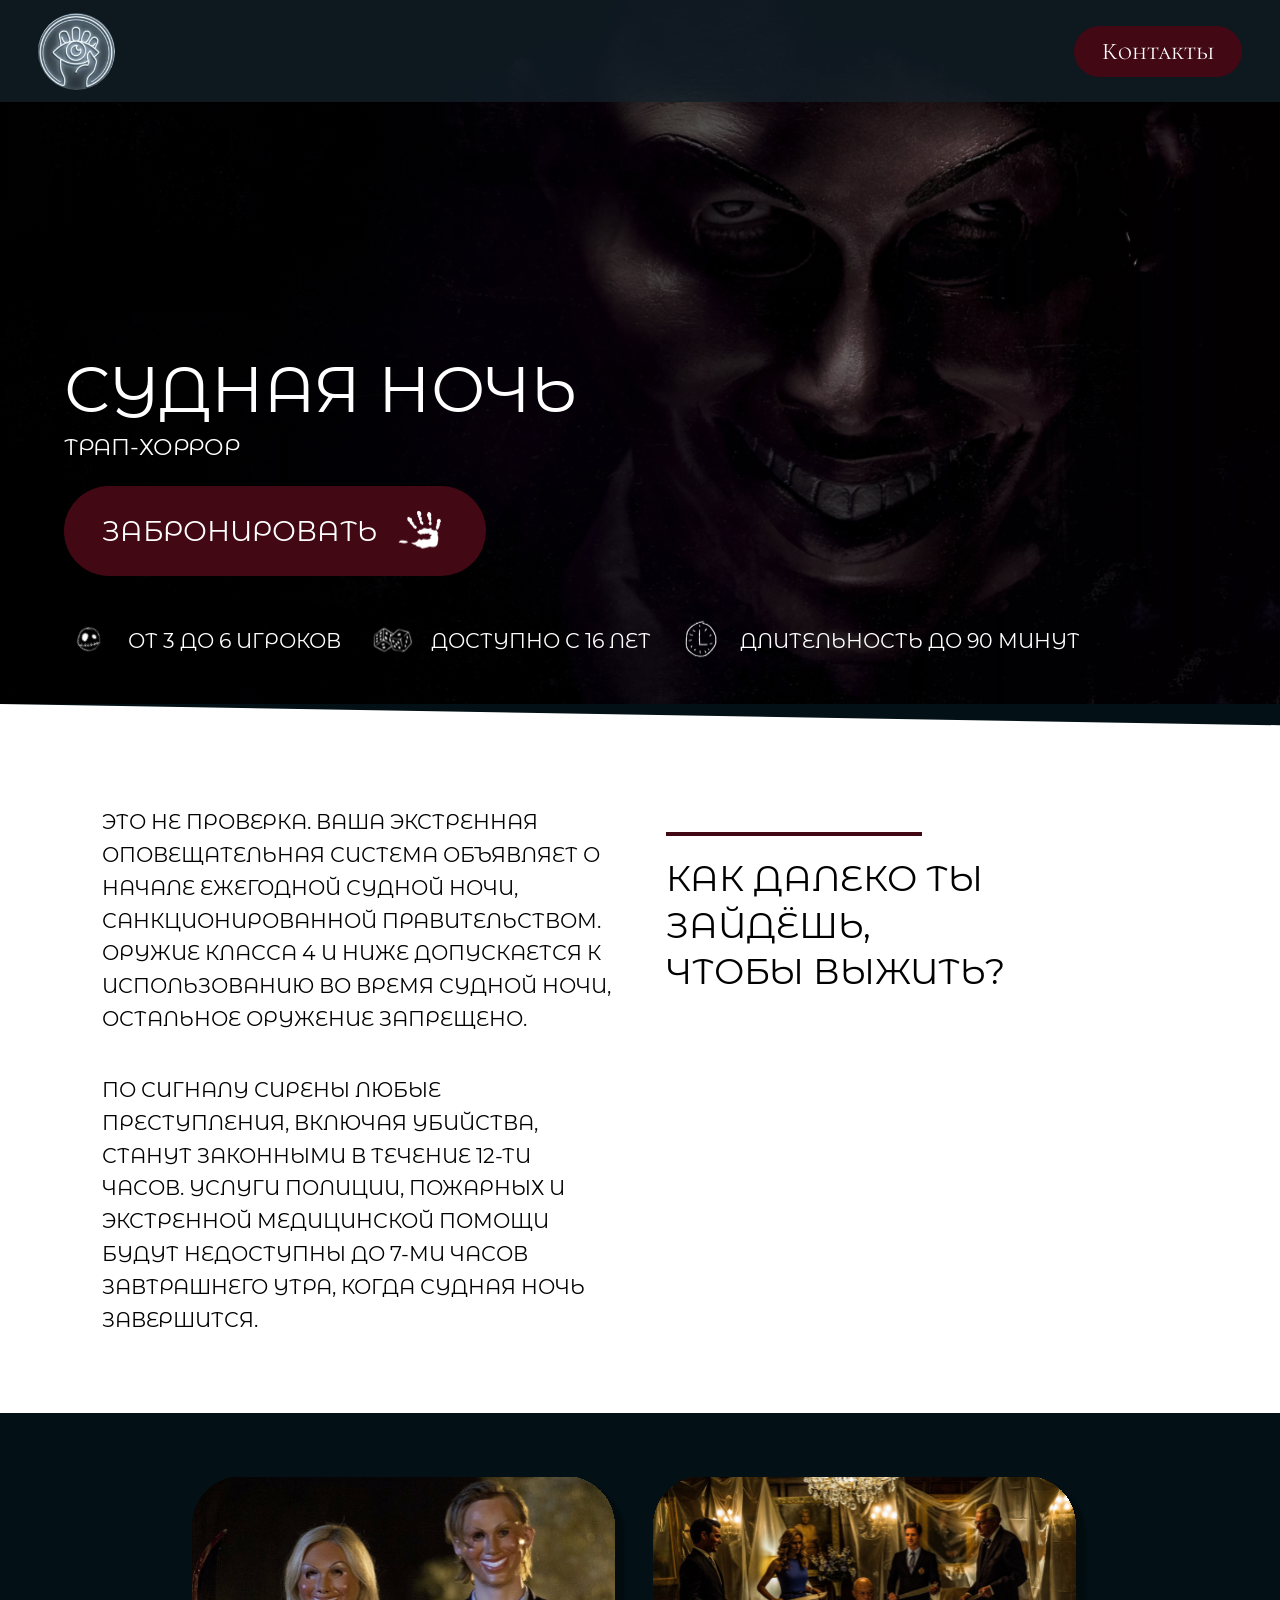
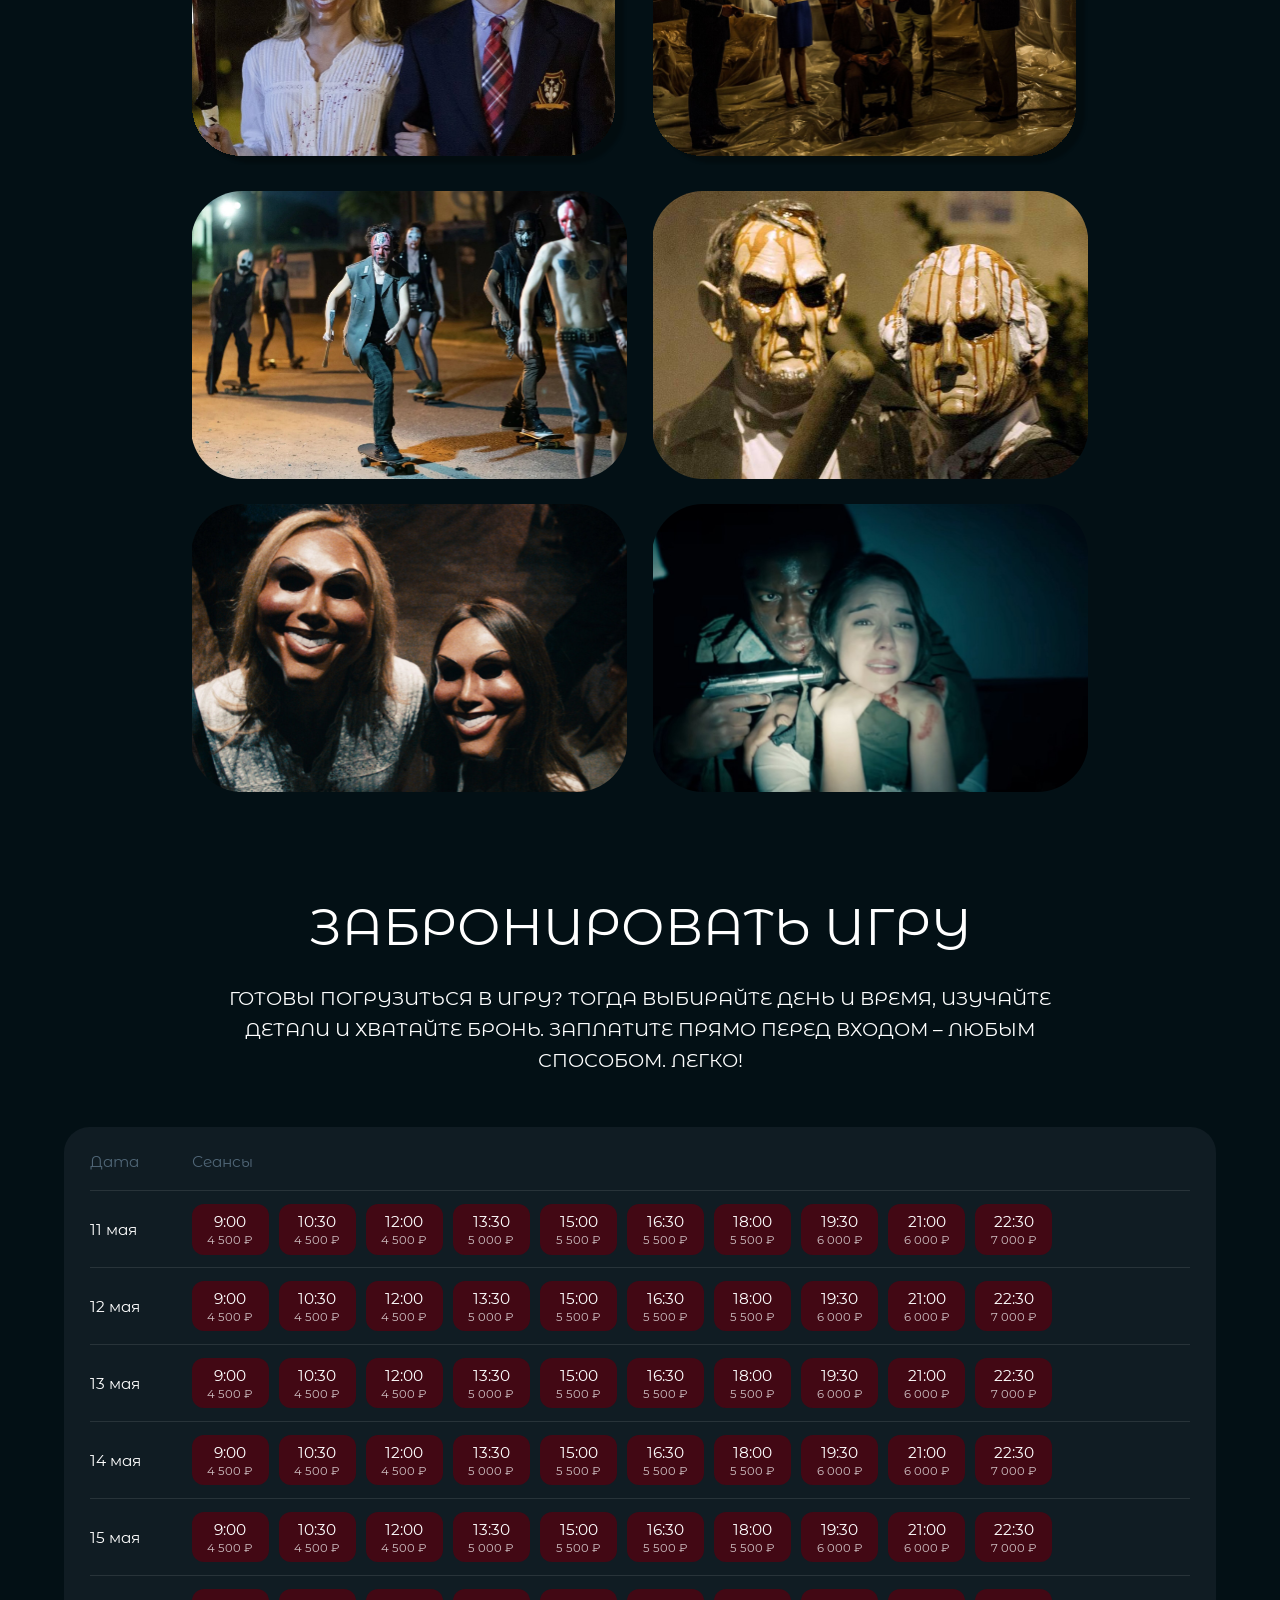
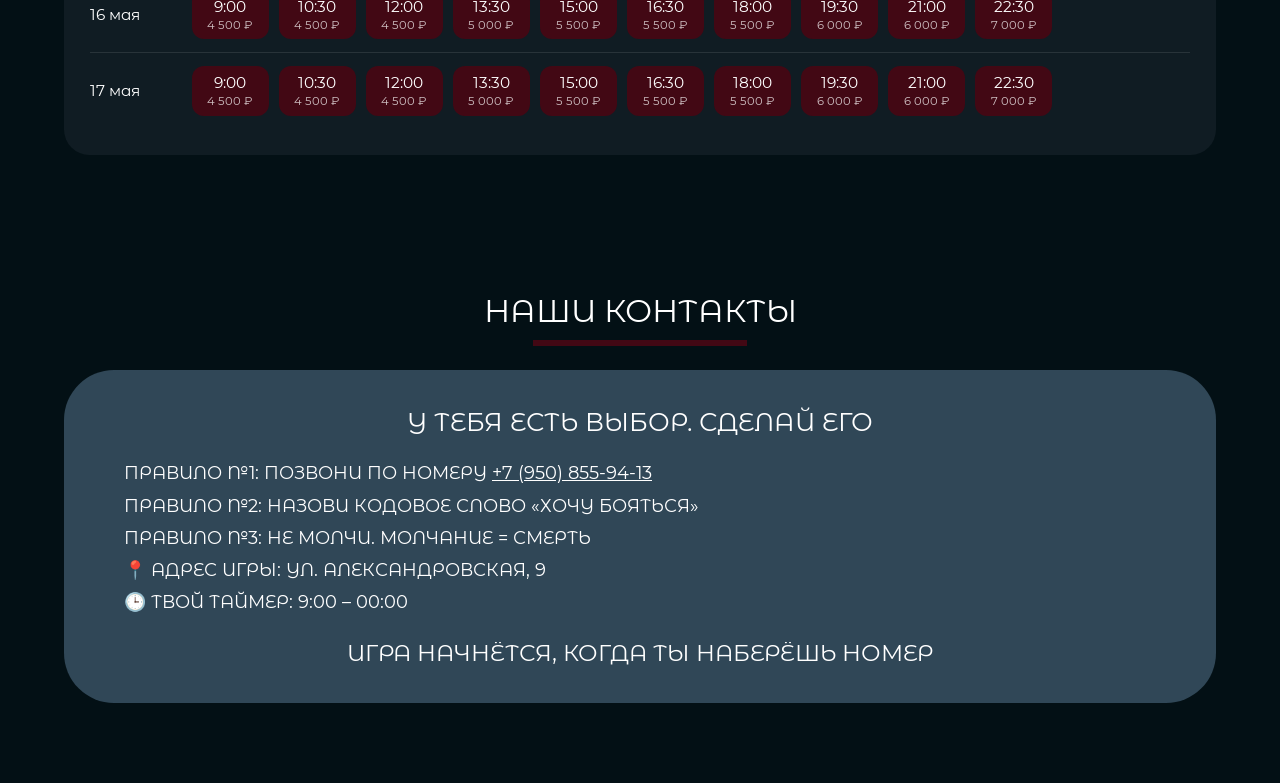
<file: quest-sudnaya.html>
<!DOCTYPE html>
<html lang="ru">
<head>
  <meta charset="UTF-8" />
  <meta name="viewport" content="width=device-width, initial-scale=1.0" />
  <title>СУДНАЯ НОЧЬ — TIME TO FEAR</title>
  <link rel="preconnect" href="https://fonts.googleapis.com" />
  <link href="https://fonts.googleapis.com/css2?family=Cormorant+SC&family=Montserrat+Alternates:wght@400;600&family=Inter&display=swap" rel="stylesheet" />
  <style>
    *, *::before, *::after { box-sizing: border-box; margin: 0; padding: 0; }
    html { scroll-behavior: smooth; }

    body {
      background: #031015;
      color: #fff;
      font-family: 'Montserrat Alternates', sans-serif;
      font-weight: 400;
      overflow-x: hidden;
    }

    /* ===== HEADER ===== */
    .header {
      position: fixed;
      top: 0; left: 0;
      width: 100%;
      height: clamp(64px, 8vw, 116px);
      background: rgba(19, 32, 41, 0.76);
      z-index: 100;
      display: flex;
      align-items: center;
      justify-content: space-between;
      padding: 0 clamp(16px, 3vw, 41px);
    }
    .header__logo {
      display: block;
      width: clamp(48px, 6vw, 86px);
      height: clamp(48px, 6vw, 86px);
      text-decoration: none;
      flex-shrink: 0;
    }
    .header__logo img { width: 100%; height: 100%; object-fit: contain; }

    /* ===== HERO ===== */
    .hero {
      position: relative;
      width: 100%;
      height: clamp(420px, 55vw, 900px);
      overflow: hidden;
      padding-top: clamp(64px, 8vw, 116px);
    }
    .hero__bg {
      position: absolute;
      top: 0; left: 0;
      width: 100%; height: 100%;
      object-fit: cover;
      display: block;
    }
    .hero::after {
      content: '';
      position: absolute;
      top: 0; left: 0;
      width: 100%; height: 100%;
      background: linear-gradient(to right, rgba(0,0,0,0.72) 50%, rgba(0,0,0,0.15) 100%);
      pointer-events: none;
    }
    .hero__content {
      position: absolute;
      top: 0; left: 0;
      width: 100%; height: 100%;
      z-index: 2;
      display: flex;
      flex-direction: column;
      justify-content: flex-end;
      padding: clamp(80px, 10vw, 160px) clamp(20px, 5vw, 80px) clamp(20px, 3vw, 60px);
    }
    .hero__title {
      font-family: 'Montserrat Alternates', sans-serif;
      font-size: clamp(28px, 5vw, 90px);
      color: #fff;
      line-height: 1.15;
      margin-bottom: clamp(4px, 0.5vw, 10px);
    }
    .hero__genre {
      font-size: clamp(12px, 1.8vw, 32px);
      color: #fff;
      margin-bottom: clamp(12px, 2vw, 36px);
    }
    .hero__book-btn {
      display: inline-flex;
      align-items: center;
      gap: clamp(12px, 1.5vw, 28px);
      width: fit-content;
      height: clamp(44px, 7vw, 120px);
      padding: 0 clamp(20px, 3vw, 56px);
      background: #420814;
      border: none;
      cursor: pointer;
      border-radius: 60px;
      text-decoration: none;
      transition: background 0.2s;
      margin-bottom: clamp(16px, 3vw, 56px);
    }
    .hero__book-btn:hover { background: #5e0e1d; }
    .hero__book-text {
      font-family: 'Montserrat Alternates', sans-serif;
      font-size: clamp(14px, 2.2vw, 40px);
      color: #fff;
      white-space: nowrap;
      line-height: 1;
    }
    .hero__book-icon {
      width: clamp(24px, 4vw, 72px);
      height: clamp(21px, 3.5vw, 63px);
      object-fit: contain;
      flex-shrink: 0;
    }

    /* Info row */
    .hero__info {
      display: flex;
      flex-wrap: wrap;
      gap: clamp(10px, 2vw, 40px);
    }
    .hero__info-item {
      display: flex;
      align-items: center;
      gap: clamp(6px, 1vw, 14px);
    }
    .hero__info-item .icon {
      width: clamp(24px, 4vw, 72px);
      height: clamp(24px, 4vw, 72px);
      object-fit: contain;
    }
    .hero__info-item span {
      font-size: clamp(10px, 1.6vw, 28px);
      color: #fff;
      white-space: nowrap;
    }

    /* ===== WHITE SECTION ===== */
    .white-section {
      background: #fff;
      position: relative;
      color: #000;
      padding: clamp(40px, 6vw, 100px) clamp(20px, 8vw, 200px);
      clip-path: polygon(0 0, 100% 3%, 100% 100%, 0 100%);
      padding-top: clamp(60px, 8vw, 140px);
    }
    .desc-layout {
      display: grid;
      grid-template-columns: 1fr 1fr;
      gap: clamp(24px, 4vw, 80px);
      align-items: start;
    }
    @media (max-width: 768px) {
      .desc-layout { grid-template-columns: 1fr; }
    }
    .desc-left-col {
      display: flex;
      flex-direction: column;
      gap: clamp(20px, 3vw, 48px);
    }
    .desc-text {
      font-size: clamp(13px, 1.6vw, 30px);
      line-height: 1.6;
      color: #000;
    }
    .desc-right-col {
      display: flex;
      flex-direction: column;
      align-items: flex-start;
      padding-top: clamp(10px, 2vw, 40px);
    }
    .desc-right-line {
      width: 100%;
      max-width: clamp(120px, 20vw, 702px);
      height: 4px;
      background: #420814;
      margin-bottom: clamp(10px, 1.5vw, 24px);
    }
    .desc-right-text {
      font-size: clamp(18px, 2.8vw, 48px);
      line-height: 1.3;
      color: #000;
    }

    /* ===== DARK SECTION: photos ===== */
    .dark-section {
      background: #031015;
      padding: clamp(40px, 5vw, 80px) 0;
      overflow-x: auto;
    }
    .photo-grid {
      display: flex;
      flex-direction: column;
      gap: clamp(14px, 2vw, 40px);
      padding: 0 clamp(20px, 5vw, 105px);
      align-items: center;
    }
    .photo-row {
      display: flex;
      gap: clamp(14px, 2vw, 40px);
    }
    .photo-item {
      width: clamp(260px, 34vw, 634px);
      height: clamp(172px, 22.5vw, 420px);
      overflow: hidden;
      flex-shrink: 0;
    }
    .photo-item img {
      width: 100%; height: 100%;
      object-fit: cover;
      display: block;
    }

    /* ===== BOOKING SECTION ===== */
    .booking-section {
      background: #031015;
      padding: clamp(20px, 3vw, 60px) clamp(20px, 5vw, 100px) clamp(40px, 6vw, 100px);
    }
    .booking-title {
      font-family: 'Montserrat Alternates', sans-serif;
      font-size: clamp(22px, 4vw, 80px);
      color: #fff;
      text-align: center;
      margin-bottom: clamp(12px, 2vw, 32px);
    }
    .booking-sub {
      font-size: clamp(12px, 1.5vw, 28px);
      color: #fff;
      text-align: center;
      line-height: 1.6;
      margin-bottom: clamp(24px, 4vw, 60px);
      max-width: 900px;
      margin-left: auto;
      margin-right: auto;
    }
    .booking-table-wrap {
      background: #101C23;
      border-radius: clamp(12px, 2vw, 30px);
      padding: clamp(16px, 2vw, 40px);
      overflow-x: auto;
      max-width: 1400px;
      margin: 0 auto;
    }
    .booking-table {
      width: 100%;
      border-collapse: collapse;
      min-width: 600px;
    }
    .booking-table th {
      font-size: clamp(13px, 1.2vw, 22px);
      color: #506677;
      font-weight: 400;
      text-align: left;
      padding: 0 0 clamp(10px, 1.5vw, 24px) 0;
    }
    .booking-table th:first-child { width: clamp(80px, 8vw, 160px); }
    .booking-table tr.date-row td {
      padding: clamp(8px, 1vw, 18px) 0;
      vertical-align: middle;
      border-top: 1px solid rgba(255,255,255,0.1);
    }
    .date-cell {
      font-size: clamp(13px, 1.2vw, 24px);
      color: #fff;
      white-space: nowrap;
      padding-right: clamp(12px, 2vw, 30px);
    }
    .sessions-cell {
      display: flex;
      flex-wrap: wrap;
      gap: clamp(6px, 0.8vw, 12px);
      align-items: center;
    }
    .session-btn {
      background: #420814;
      border: none;
      border-radius: clamp(6px, 1vw, 12px);
      cursor: pointer;
      padding: clamp(5px, 0.6vw, 10px) clamp(8px, 1vw, 16px);
      display: flex;
      flex-direction: column;
      align-items: center;
      transition: background 0.2s;
      min-width: clamp(60px, 6vw, 90px);
    }
    .session-btn:hover { background: #5e0e1d; }
    .session-btn .time {
      font-family: 'Montserrat Alternates', sans-serif;
      font-size: clamp(12px, 1.2vw, 22px);
      color: #fff;
      font-weight: 400;
    }
    .session-btn .price {
      font-family: 'Montserrat Alternates', sans-serif;
      font-size: clamp(10px, 0.9vw, 16px);
      color: rgba(255,255,255,0.75);
      font-weight: 400;
      margin-top: 2px;
    }

    /* ===== MODAL ===== */
    .modal-overlay {
      display: none;
      position: fixed;
      top: 0; left: 0;
      width: 100%; height: 100%;
      background: rgba(0,0,0,0.8);
      z-index: 200;
      align-items: center;
      justify-content: center;
      padding: 20px;
    }
    .modal-overlay.active { display: flex; }
    .modal {
      background: #0B1D24;
      border-radius: 24px;
      padding: clamp(24px, 3vw, 40px);
      width: 100%;
      max-width: 620px;
      position: relative;
      font-family: 'Montserrat Alternates', sans-serif;
    }
    .modal__close {
      position: absolute;
      top: 16px; right: 20px;
      background: none;
      border: none;
      color: #fff;
      font-size: 26px;
      cursor: pointer;
      line-height: 1;
    }
    .modal__title {
      font-size: clamp(16px, 1.8vw, 26px);
      color: #fff;
      margin-bottom: 14px;
      padding-right: 36px;
    }
    .modal__divider {
      height: 1px;
      background: rgba(255,255,255,0.2);
      margin-bottom: 16px;
    }
    .modal__meta {
      font-size: clamp(13px, 1.2vw, 20px);
      color: #fff;
      margin-bottom: 5px;
      line-height: 1.5;
    }
    .modal__label {
      font-size: clamp(12px, 1.1vw, 18px);
      color: rgba(255,255,255,0.7);
      margin-bottom: 5px;
      margin-top: 14px;
    }
    .modal__input {
      width: 100%;
      height: clamp(44px, 4vw, 56px);
      background: #1C495B;
      border: none;
      border-radius: 12px;
      padding: 0 16px;
      font-family: 'Montserrat Alternates', sans-serif;
      font-size: clamp(13px, 1.2vw, 18px);
      color: #fff;
      outline: none;
    }
    .modal__input::placeholder { color: rgba(255,255,255,0.4); }
    .modal__sound-row {
      display: flex;
      align-items: center;
      gap: 12px;
      margin-top: 18px;
    }
    .modal__sound-btn {
      width: 36px; height: 36px;
      background: #1C495B;
      border-radius: 50%;
      display: flex; align-items: center; justify-content: center;
      flex-shrink: 0;
      border: none;
      cursor: pointer;
    }
    .modal__sound-btn svg { fill: #fff; width: 12px; height: 12px; }
    .modal__sound-text {
      font-size: clamp(13px, 1.2vw, 18px);
      color: #fff;
    }
    .modal__footer {
      display: flex;
      justify-content: flex-end;
      margin-top: 20px;
    }
    .modal__submit {
      background: #1C495B;
      border: none;
      border-radius: 12px;
      height: clamp(44px, 4vw, 56px);
      padding: 0 clamp(24px, 3vw, 40px);
      font-family: 'Montserrat Alternates', sans-serif;
      font-size: clamp(14px, 1.4vw, 22px);
      color: #fff;
      cursor: pointer;
      transition: background 0.2s;
      letter-spacing: 0.05em;
    }
    .modal__submit:hover { background: #255870; }

    /* ===== TOAST NOTIFICATION ===== */
    .toast {
      position: fixed;
      bottom: 40px;
      left: 50%;
      transform: translateX(-50%) translateY(20px);
      background: #101C23;
      border: 1px solid #420814;
      border-radius: 16px;
      padding: 20px 32px;
      display: flex;
      align-items: flex-start;
      gap: 16px;
      min-width: 320px;
      max-width: 90vw;
      z-index: 300;
      opacity: 0;
      pointer-events: none;
      transition: opacity 0.35s ease, transform 0.35s ease;
    }
    .toast.active {
      opacity: 1;
      transform: translateX(-50%) translateY(0);
      pointer-events: auto;
    }
    .toast__icon {
      width: 40px; height: 40px;
      flex-shrink: 0;
      background: #420814;
      border-radius: 50%;
      display: flex;
      align-items: center;
      justify-content: center;
    }
    .toast__icon svg { fill: #fff; width: 18px; height: 18px; }
    .toast__body {}
    .toast__title {
      font-family: 'Montserrat Alternates', sans-serif;
      font-size: 18px;
      color: #fff;
      margin-bottom: 4px;
    }
    .toast__text {
      font-family: 'Montserrat Alternates', sans-serif;
      font-size: 14px;
      color: rgba(255,255,255,0.65);
      line-height: 1.5;
    }
    .toast__close {
      position: absolute;
      top: 12px; right: 16px;
      background: none;
      border: none;
      color: rgba(255,255,255,0.5);
      font-size: 18px;
      cursor: pointer;
      line-height: 1;
    }
    .toast__close:hover { color: #fff; }

    /* ===== CONTACTS SECTION (quest pages) ===== */
    .contacts-section { padding: 60px 0 80px; background: #031015; }
    .contacts-section .section-title {
      font-family: 'Montserrat Alternates', sans-serif;
      font-size: clamp(20px, 2.5vw, 35px);
      font-weight: 400;
      color: #fff;
      text-align: center;
    }
    .contacts-section .section-underline {
      width: 214px; height: 6px;
      background: #420814;
      margin: 10px auto 24px;
    }
    .contacts-card {
      max-width: 1211px;
      width: 90%;
      background: #304757;
      margin: 0 auto;
      padding: 36px 60px;
      display: flex;
      flex-direction: column;
      gap: 20px;
      border-radius: 50px;
    }
    .contacts-card__heading {
      font-family: 'Montserrat Alternates', sans-serif;
      font-size: clamp(16px, 2vw, 35px);
      font-weight: 400;
      color: #fff;
      text-align: center;
    }
    .contacts-card__body {
      font-family: 'Montserrat Alternates', sans-serif;
      font-size: clamp(12px, 1.4vw, 26px);
      font-weight: 400;
      color: #fff;
      line-height: 1.8;
    }
    .contacts-card__footer {
      font-family: 'Montserrat Alternates', sans-serif;
      font-size: clamp(14px, 1.8vw, 35px);
      font-weight: 400;
      color: #fff;
      text-align: center;
    }
    .contacts-link { color: #fff; text-decoration: underline; }
    .contacts-link:hover { color: #ccc; }
  </style>
</head>
<body>

<!-- HEADER -->
<header class="header">
  <a href="index.html" class="header__logo">
    <img src="images/logo.svg" alt="TIME TO FEAR" />
  </a>
  <nav style="display:flex;gap:24px;flex-wrap:wrap;justify-content:flex-end;">
    <a href="#contacts" style="display:flex;align-items:center;justify-content:center;padding:0 28px;height:51px;background:#420814;color:#fff;text-decoration:none;font-family:'Cormorant SC',serif;font-size:24px;border-radius:50px;white-space:nowrap;">Контакты</a>
  </nav>
</header>

<!-- HERO -->
<section class="hero">
  <img class="hero__bg" src="images/strsudnaya.svg" alt="Судная ночь" />
  <div class="hero__content">
    <p class="hero__title">СУДНАЯ НОЧЬ</p>
    <p class="hero__genre">ТРАП-ХОРРОР</p>
    <a class="hero__book-btn" href="#booking">
      <span class="hero__book-text">ЗАБРОНИРОВАТЬ</span>
      <img class="hero__book-icon" src="images/ladoshka.svg" alt="" />
    </a>
    <div class="hero__info">
      <div class="hero__info-item">
        <img class="icon" src="images/smailik.svg" alt="" />
        <span>ОТ 3 ДО 6 ИГРОКОВ</span>
      </div>
      <div class="hero__info-item">
        <img class="icon" src="images/kubiki.svg" alt="" />
        <span>ДОСТУПНО С 16 ЛЕТ</span>
      </div>
      <div class="hero__info-item">
        <img class="icon" src="images/4asi.svg" alt="" />
        <span>ДЛИТЕЛЬНОСТЬ ДО 90 МИНУТ</span>
      </div>
    </div>
  </div>
</section>

<!-- WHITE SECTION -->
<section class="white-section">
  <div class="desc-layout">
    <div class="desc-left-col">
      <p class="desc-text">ЭТО НЕ ПРОВЕРКА. ВАША ЭКСТРЕННАЯ ОПОВЕЩАТЕЛЬНАЯ СИСТЕМА ОБЪЯВЛЯЕТ О НАЧАЛЕ ЕЖЕГОДНОЙ СУДНОЙ НОЧИ, САНКЦИОНИРОВАННОЙ ПРАВИТЕЛЬСТВОМ. ОРУЖИЕ КЛАССА 4 И НИЖЕ ДОПУСКАЕТСЯ К ИСПОЛЬЗОВАНИЮ ВО ВРЕМЯ СУДНОЙ НОЧИ, ОСТАЛЬНОЕ ОРУЖЕНИЕ ЗАПРЕЩЕНО.</p>
      <p class="desc-text">ПО СИГНАЛУ СИРЕНЫ ЛЮБЫЕ ПРЕСТУПЛЕНИЯ, ВКЛЮЧАЯ УБИЙСТВА, СТАНУТ ЗАКОННЫМИ В ТЕЧЕНИЕ 12-ТИ ЧАСОВ. УСЛУГИ ПОЛИЦИИ, ПОЖАРНЫХ И ЭКСТРЕННОЙ МЕДИЦИНСКОЙ ПОМОЩИ БУДУТ НЕДОСТУПНЫ ДО 7-МИ ЧАСОВ ЗАВТРАШНЕГО УТРА, КОГДА СУДНАЯ НОЧЬ ЗАВЕРШИТСЯ.</p>
    </div>
    <div class="desc-right-col">
      <div class="desc-right-line"></div>
      <p class="desc-right-text">КАК ДАЛЕКО ТЫ ЗАЙДЁШЬ,<br>ЧТОБЫ ВЫЖИТЬ?</p>
    </div>
  </div>
</section>

<!-- DARK SECTION: photos -->
<section class="dark-section">
  <div class="photo-grid">
    <div class="photo-row">
      <div class="photo-item"><img src="images/sudnaya1.svg" alt="" /></div>
      <div class="photo-item"><img src="images/sudnaya2.svg" alt="" /></div>
    </div>
    <div class="photo-row">
      <div class="photo-item"><img src="images/sudnaya3.svg" alt="" /></div>
      <div class="photo-item"><img src="images/sudnaya4.svg" alt="" /></div>
    </div>
    <div class="photo-row">
      <div class="photo-item"><img src="images/sudnaya5.svg" alt="" /></div>
      <div class="photo-item"><img src="images/sudnaya6.svg" alt="" /></div>
    </div>
  </div>
</section>

<!-- BOOKING SECTION -->
<section class="booking-section" id="booking">
  <p class="booking-title">ЗАБРОНИРОВАТЬ ИГРУ</p>
  <p class="booking-sub">ГОТОВЫ ПОГРУЗИТЬСЯ В ИГРУ? ТОГДА ВЫБИРАЙТЕ ДЕНЬ И ВРЕМЯ, ИЗУЧАЙТЕ ДЕТАЛИ И ХВАТАЙТЕ БРОНЬ. ЗАПЛАТИТЕ ПРЯМО ПЕРЕД ВХОДОМ – ЛЮБЫМ СПОСОБОМ. ЛЕГКО!</p>
  <div class="booking-table-wrap">
    <table class="booking-table">
      <thead>
        <tr>
          <th>Дата</th>
          <th>Сеансы</th>
        </tr>
      </thead>
      <tbody id="scheduleBody"></tbody>
    </table>
  </div>
</section>

<!-- КОНТАКТЫ -->
<section class="contacts-section" id="contacts">
  <h2 class="section-title">НАШИ КОНТАКТЫ</h2>
  <div class="section-underline"></div>
  <div class="contacts-card">
    <p class="contacts-card__heading">У ТЕБЯ ЕСТЬ ВЫБОР. СДЕЛАЙ ЕГО</p>
    <div class="contacts-card__body">
      <p>ПРАВИЛО №1: ПОЗВОНИ ПО НОМЕРУ <a href="tel:+79508559413" class="contacts-link">+7 (950) 855-94-13</a></p>
      <p>ПРАВИЛО №2: НАЗОВИ КОДОВОЕ СЛОВО «ХОЧУ БОЯТЬСЯ»</p>
      <p>ПРАВИЛО №3: НЕ МОЛЧИ. МОЛЧАНИЕ = СМЕРТЬ</p>
      <p>📍 АДРЕС ИГРЫ: УЛ. АЛЕКСАНДРОВСКАЯ, 9</p>
      <p>🕒 ТВОЙ ТАЙМЕР: 9:00 – 00:00</p>
    </div>
    <p class="contacts-card__footer">ИГРА НАЧНЁТСЯ, КОГДА ТЫ НАБЕРЁШЬ НОМЕР</p>
  </div>
</section>


<!-- MODAL -->
<div class="modal-overlay" id="modalOverlay">
  <div class="modal">
    <button class="modal__close" id="modalClose">✕</button>
    <p class="modal__title" id="modalTitle">Забронировать квест «Судная ночь»</p>
    <div class="modal__divider"></div>
    <p class="modal__meta" id="modalDatetime">Дата и время:</p>
    <p class="modal__meta" id="modalPrice">Цена:</p>
    <p class="modal__label">Имя, фамилия</p>
    <input class="modal__input" type="text" placeholder="Введите имя и фамилию" id="fieldName" />
    <p class="modal__label">Телефон</p>
    <input class="modal__input" type="tel" placeholder="+7 (___) ___-__-__" id="fieldPhone" />
    <p class="modal__label">E-mail</p>
    <input class="modal__input" type="email" placeholder="example@email.com" id="fieldEmail" />
    <div class="modal__sound-row">
      <button class="modal__sound-btn" id="playBtn" title="Воспроизвести">
        <svg viewBox="0 0 12 14"><polygon points="0,0 12,7 0,14"/></svg>
      </button>
      <button class="modal__sound-btn" id="pauseBtn" title="Пауза" style="display:none;">
        <svg viewBox="0 0 12 14"><rect x="0" y="0" width="4" height="14"/><rect x="8" y="0" width="4" height="14"/></svg>
      </button>
      <span class="modal__sound-text">Нажми и погрузись в игру прямо сейчас!</span>
    </div>
    <audio id="questAudio" src="sounds/sound-sudnaya.mp3"></audio>
    <div class="modal__footer">
      <button class="modal__submit" id="submitBtn">ЗАБРОНИРОВАТЬ</button>
    </div>
  </div>
</div>

<!-- TOAST -->
<div class="toast" id="toast">
  <div class="toast__icon">
    <svg viewBox="0 0 20 20"><path d="M8 15l-5-5 1.41-1.41L8 12.17l7.59-7.59L17 6z"/></svg>
  </div>
  <div class="toast__body">
    <p class="toast__title">Бронь принята!</p>
    <p class="toast__text" id="toastText"></p>
  </div>
  <button class="toast__close" id="toastClose">✕</button>
</div>

<script>
  const DATES = ['11 мая','12 мая','13 мая','14 мая','15 мая','16 мая','17 мая'];
  const SESSIONS = [
    {time:'9:00',  price:'4 500 ₽'},
    {time:'10:30', price:'4 500 ₽'},
    {time:'12:00', price:'4 500 ₽'},
    {time:'13:30', price:'5 000 ₽'},
    {time:'15:00', price:'5 500 ₽'},
    {time:'16:30', price:'5 500 ₽'},
    {time:'18:00', price:'5 500 ₽'},
    {time:'19:30', price:'6 000 ₽'},
    {time:'21:00', price:'6 000 ₽'},
    {time:'22:30', price:'7 000 ₽'},
  ];
  const QUEST_NAME = 'Судная ночь';
  const SHEETS_URL = 'https://script.google.com/macros/s/AKfycbyvn_e_TQ6HFWrdp7ZsQ5DOoli_qaJipOuQrq28BjixlaZIW1F3t1turuxQpCF2IiuV/exec';

  // Build table
  const tbody = document.getElementById('scheduleBody');
  DATES.forEach(date => {
    const tr = document.createElement('tr');
    tr.className = 'date-row';
    const dateTd = document.createElement('td');
    dateTd.className = 'date-cell';
    dateTd.textContent = date;
    const sessionsTd = document.createElement('td');
    const div = document.createElement('div');
    div.className = 'sessions-cell';
    SESSIONS.forEach(s => {
      const btn = document.createElement('button');
      btn.className = 'session-btn';
      btn.innerHTML = `<span class="time">${s.time}</span><span class="price">${s.price}</span>`;
      btn.addEventListener('click', () => openModal(date, s.time, s.price));
      div.appendChild(btn);
    });
    sessionsTd.appendChild(div);
    tr.appendChild(dateTd);
    tr.appendChild(sessionsTd);
    tbody.appendChild(tr);
  });

  // Modal
  const overlay = document.getElementById('modalOverlay');
  const audio = document.getElementById('questAudio');
  const playBtn = document.getElementById('playBtn');
  const pauseBtn = document.getElementById('pauseBtn');

  function openModal(date, time, price) {
    document.getElementById('modalDatetime').textContent = `Дата и время: ${date} 2026, ${time}`;
    document.getElementById('modalPrice').textContent = `Цена: ${price}`;
    overlay.classList.add('active');
  }
  function closeModal() {
    overlay.classList.remove('active');
    audio.pause(); audio.currentTime = 0;
    playBtn.style.display = 'flex';
    pauseBtn.style.display = 'none';
  }
  document.getElementById('modalClose').addEventListener('click', closeModal);
  overlay.addEventListener('click', e => { if (e.target === overlay) closeModal(); });

  playBtn.addEventListener('click', () => {
    audio.play();
    playBtn.style.display = 'none';
    pauseBtn.style.display = 'flex';
  });
  pauseBtn.addEventListener('click', () => {
    audio.pause();
    pauseBtn.style.display = 'none';
    playBtn.style.display = 'flex';
  });
  audio.addEventListener('ended', () => {
    playBtn.style.display = 'flex';
    pauseBtn.style.display = 'none';
  });

  // Toast
  const toast = document.getElementById('toast');
  const toastText = document.getElementById('toastText');
  let toastTimer = null;
  function showToast(msg) {
    toastText.textContent = msg;
    toast.classList.add('active');
    clearTimeout(toastTimer);
    toastTimer = setTimeout(() => toast.classList.remove('active'), 5000);
  }
  document.getElementById('toastClose').addEventListener('click', () => {
    toast.classList.remove('active');
    clearTimeout(toastTimer);
  });

  // Submit
  document.getElementById('submitBtn').addEventListener('click', async () => {
    const name = document.getElementById('fieldName').value.trim();
    const phone = document.getElementById('fieldPhone').value.trim();
    const email = document.getElementById('fieldEmail').value.trim();
    const datetime = document.getElementById('modalDatetime').textContent;
    const price = document.getElementById('modalPrice').textContent;

    if (!name || !phone || !email) {
      showToast('Пожалуйста, заполните все поля.');
      return;
    }

    const payload = { quest: QUEST_NAME, datetime, price, name, phone, email };

    try {
      if (SHEETS_URL !== 'YOUR_GOOGLE_APPS_SCRIPT_URL_HERE') {
        await fetch(SHEETS_URL, {
          method: 'POST',
          mode: 'no-cors',
          headers: { 'Content-Type': 'application/json' },
          body: JSON.stringify(payload),
        });
      }
      closeModal();
      document.getElementById('fieldName').value = '';
      document.getElementById('fieldPhone').value = '';
      document.getElementById('fieldEmail').value = '';
      showToast(`${datetime.replace('Дата и время: ','')} · ${price.replace('Цена: ','')} · ${name}`);
    } catch (err) {
      showToast('Ошибка при отправке. Попробуйте ещё раз.');
    }
  });
</script>
</body>
</html>
</file>
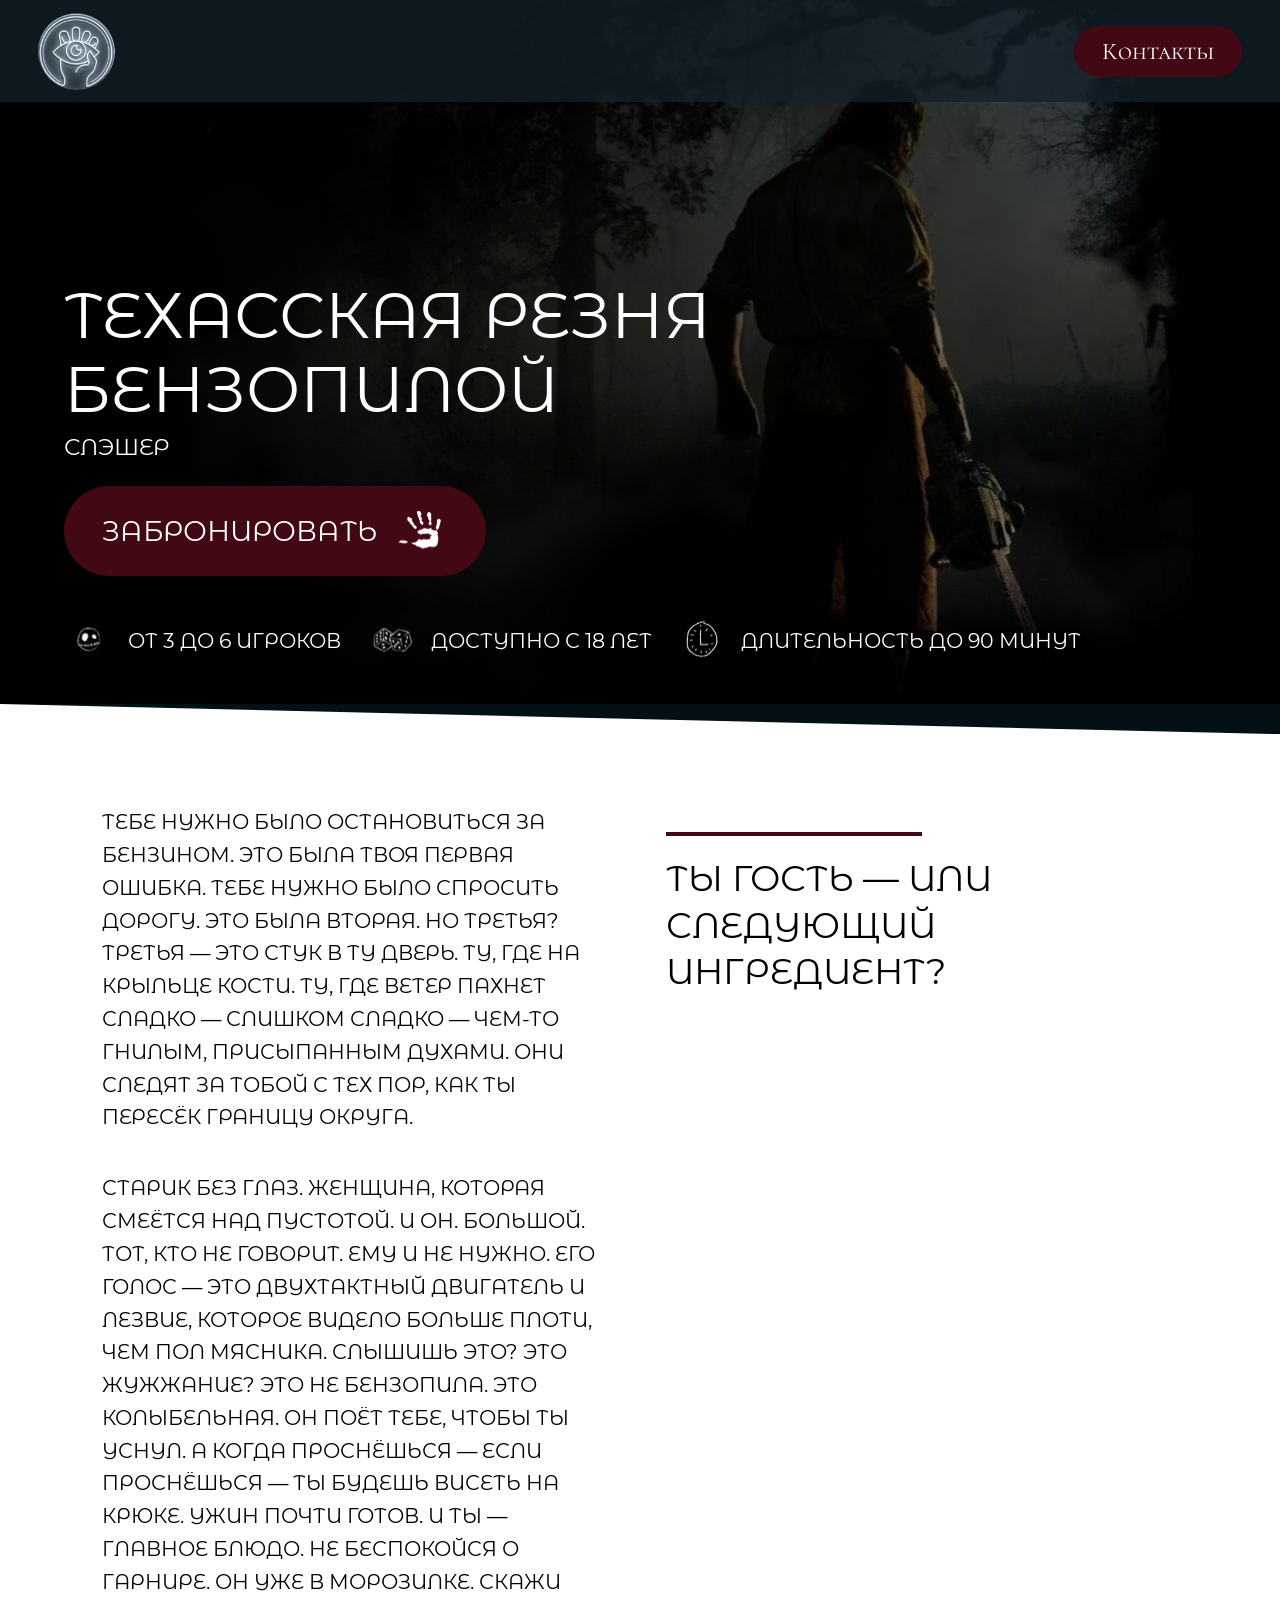
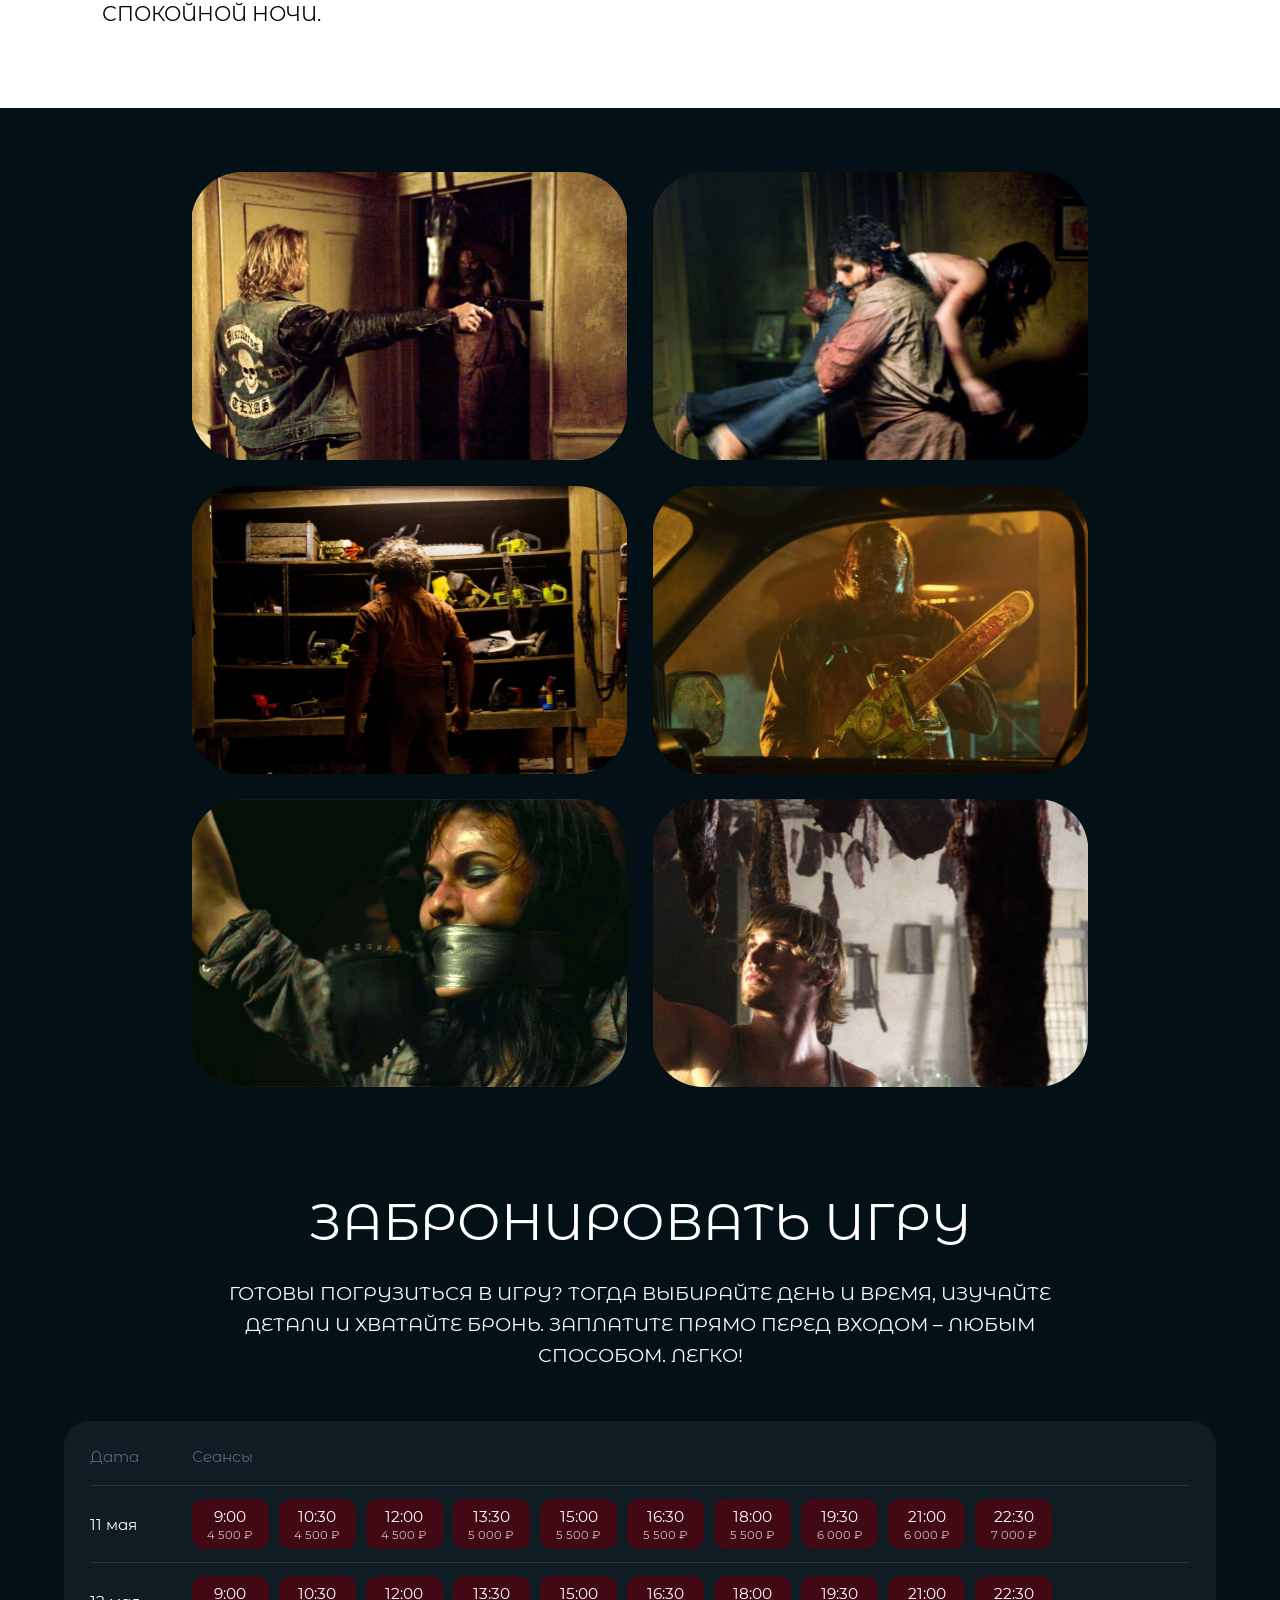
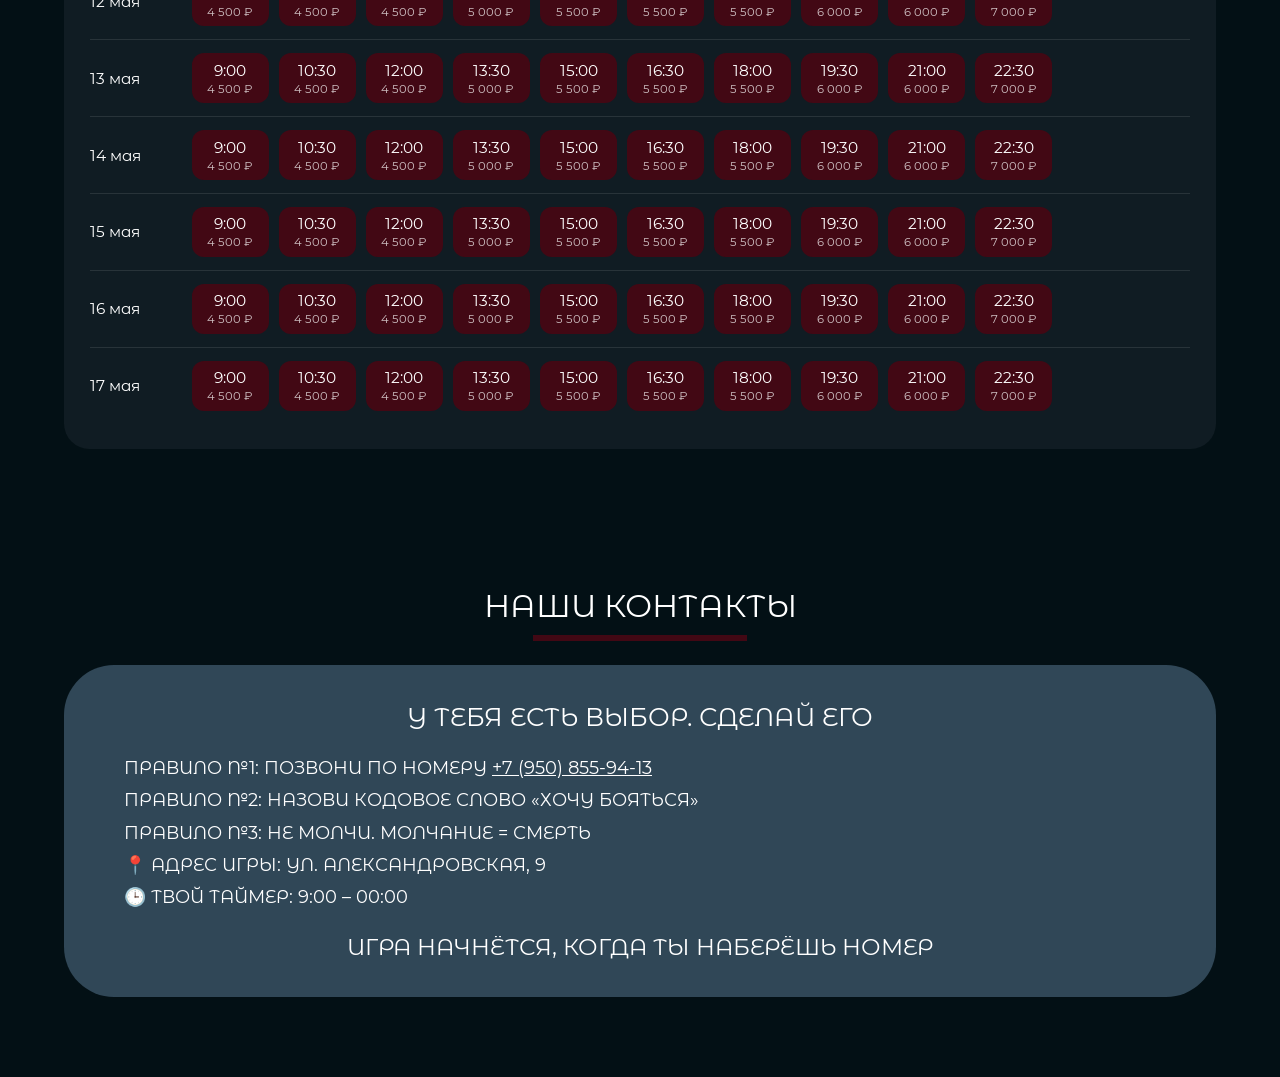
<file: quest-texas.html>
<!DOCTYPE html>
<html lang="ru">
<head>
  <meta charset="UTF-8" />
  <meta name="viewport" content="width=device-width, initial-scale=1.0" />
  <title>ТЕХАССКАЯ РЕЗНЯ БЕНЗОПИЛОЙ — TIME TO FEAR</title>
  <link rel="preconnect" href="https://fonts.googleapis.com" />
  <link href="https://fonts.googleapis.com/css2?family=Cormorant+SC&family=Montserrat+Alternates:wght@400;600&family=Inter&display=swap" rel="stylesheet" />
  <style>
    *, *::before, *::after { box-sizing: border-box; margin: 0; padding: 0; }
    html { scroll-behavior: smooth; }

    body {
      background: #031015;
      color: #fff;
      font-family: 'Montserrat Alternates', sans-serif;
      font-weight: 400;
      overflow-x: hidden;
    }

    /* ===== HEADER ===== */
    .header {
      position: fixed;
      top: 0; left: 0;
      width: 100%;
      height: clamp(64px, 8vw, 116px);
      background: rgba(19, 32, 41, 0.76);
      z-index: 100;
      display: flex;
      align-items: center;
      justify-content: space-between;
      padding: 0 clamp(16px, 3vw, 41px);
    }
    .header__logo {
      display: block;
      width: clamp(48px, 6vw, 86px);
      height: clamp(48px, 6vw, 86px);
      text-decoration: none;
      flex-shrink: 0;
    }
    .header__logo img { width: 100%; height: 100%; object-fit: contain; }

    /* ===== HERO ===== */
    .hero {
      position: relative;
      width: 100%;
      height: clamp(420px, 55vw, 900px);
      overflow: hidden;
      padding-top: clamp(64px, 8vw, 116px);
    }
    .hero__bg {
      position: absolute;
      top: 0; left: 0;
      width: 100%; height: 100%;
      object-fit: cover;
      display: block;
    }
    .hero::after {
      content: '';
      position: absolute;
      top: 0; left: 0;
      width: 100%; height: 100%;
      background: linear-gradient(to right, rgba(0,0,0,0.72) 50%, rgba(0,0,0,0.15) 100%);
      pointer-events: none;
    }
    .hero__content {
      position: absolute;
      top: 0; left: 0;
      width: 100%; height: 100%;
      z-index: 2;
      display: flex;
      flex-direction: column;
      justify-content: flex-end;
      padding: clamp(80px, 10vw, 160px) clamp(20px, 5vw, 80px) clamp(20px, 3vw, 60px);
    }
    .hero__title {
      font-family: 'Montserrat Alternates', sans-serif;
      font-size: clamp(28px, 5vw, 90px);
      color: #fff;
      line-height: 1.15;
      margin-bottom: clamp(4px, 0.5vw, 10px);
    }
    .hero__genre {
      font-size: clamp(12px, 1.8vw, 32px);
      color: #fff;
      margin-bottom: clamp(12px, 2vw, 36px);
    }
    .hero__book-btn {
      display: inline-flex;
      align-items: center;
      gap: clamp(12px, 1.5vw, 28px);
      width: fit-content;
      height: clamp(44px, 7vw, 120px);
      padding: 0 clamp(20px, 3vw, 56px);
      background: #420814;
      border: none;
      cursor: pointer;
      border-radius: 60px;
      text-decoration: none;
      transition: background 0.2s;
      margin-bottom: clamp(16px, 3vw, 56px);
    }
    .hero__book-btn:hover { background: #5e0e1d; }
    .hero__book-text {
      font-family: 'Montserrat Alternates', sans-serif;
      font-size: clamp(14px, 2.2vw, 40px);
      color: #fff;
      white-space: nowrap;
      line-height: 1;
    }
    .hero__book-icon {
      width: clamp(24px, 4vw, 72px);
      height: clamp(21px, 3.5vw, 63px);
      object-fit: contain;
      flex-shrink: 0;
    }

    /* Info row */
    .hero__info {
      display: flex;
      flex-wrap: wrap;
      gap: clamp(10px, 2vw, 40px);
    }
    .hero__info-item {
      display: flex;
      align-items: center;
      gap: clamp(6px, 1vw, 14px);
    }
    .hero__info-item .icon {
      width: clamp(24px, 4vw, 72px);
      height: clamp(24px, 4vw, 72px);
      object-fit: contain;
    }
    .hero__info-item span {
      font-size: clamp(10px, 1.6vw, 28px);
      color: #fff;
      white-space: nowrap;
    }

    /* ===== WHITE SECTION ===== */
    .white-section {
      background: #fff;
      position: relative;
      color: #000;
      padding: clamp(40px, 6vw, 100px) clamp(20px, 8vw, 200px);
      clip-path: polygon(0 0, 100% 3%, 100% 100%, 0 100%);
      padding-top: clamp(60px, 8vw, 140px);
    }
    .desc-layout {
      display: grid;
      grid-template-columns: 1fr 1fr;
      gap: clamp(24px, 4vw, 80px);
      align-items: start;
    }
    @media (max-width: 768px) {
      .desc-layout { grid-template-columns: 1fr; }
    }
    .desc-left-col {
      display: flex;
      flex-direction: column;
      gap: clamp(20px, 3vw, 48px);
    }
    .desc-text {
      font-size: clamp(13px, 1.6vw, 30px);
      line-height: 1.6;
      color: #000;
    }
    .desc-right-col {
      display: flex;
      flex-direction: column;
      align-items: flex-start;
      padding-top: clamp(10px, 2vw, 40px);
    }
    .desc-right-line {
      width: 100%;
      max-width: clamp(120px, 20vw, 702px);
      height: 4px;
      background: #420814;
      margin-bottom: clamp(10px, 1.5vw, 24px);
    }
    .desc-right-text {
      font-size: clamp(18px, 2.8vw, 48px);
      line-height: 1.3;
      color: #000;
    }

    /* ===== DARK SECTION: photos ===== */
    .dark-section {
      background: #031015;
      padding: clamp(40px, 5vw, 80px) 0;
      overflow-x: auto;
    }
    .photo-grid {
      display: flex;
      flex-direction: column;
      gap: clamp(14px, 2vw, 40px);
      padding: 0 clamp(20px, 5vw, 105px);
      align-items: center;
    }
    .photo-row {
      display: flex;
      gap: clamp(14px, 2vw, 40px);
    }
    .photo-item {
      width: clamp(260px, 34vw, 634px);
      height: clamp(172px, 22.5vw, 420px);
      overflow: hidden;
      flex-shrink: 0;
    }
    .photo-item img {
      width: 100%; height: 100%;
      object-fit: cover;
      display: block;
    }

    /* ===== BOOKING SECTION ===== */
    .booking-section {
      background: #031015;
      padding: clamp(20px, 3vw, 60px) clamp(20px, 5vw, 100px) clamp(40px, 6vw, 100px);
    }
    .booking-title {
      font-family: 'Montserrat Alternates', sans-serif;
      font-size: clamp(22px, 4vw, 80px);
      color: #fff;
      text-align: center;
      margin-bottom: clamp(12px, 2vw, 32px);
    }
    .booking-sub {
      font-size: clamp(12px, 1.5vw, 28px);
      color: #fff;
      text-align: center;
      line-height: 1.6;
      margin-bottom: clamp(24px, 4vw, 60px);
      max-width: 900px;
      margin-left: auto;
      margin-right: auto;
    }
    .booking-table-wrap {
      background: #101C23;
      border-radius: clamp(12px, 2vw, 30px);
      padding: clamp(16px, 2vw, 40px);
      overflow-x: auto;
      max-width: 1400px;
      margin: 0 auto;
    }
    .booking-table {
      width: 100%;
      border-collapse: collapse;
      min-width: 600px;
    }
    .booking-table th {
      font-size: clamp(13px, 1.2vw, 22px);
      color: #506677;
      font-weight: 400;
      text-align: left;
      padding: 0 0 clamp(10px, 1.5vw, 24px) 0;
    }
    .booking-table th:first-child { width: clamp(80px, 8vw, 160px); }
    .booking-table tr.date-row td {
      padding: clamp(8px, 1vw, 18px) 0;
      vertical-align: middle;
      border-top: 1px solid rgba(255,255,255,0.1);
    }
    .date-cell {
      font-size: clamp(13px, 1.2vw, 24px);
      color: #fff;
      white-space: nowrap;
      padding-right: clamp(12px, 2vw, 30px);
    }
    .sessions-cell {
      display: flex;
      flex-wrap: wrap;
      gap: clamp(6px, 0.8vw, 12px);
      align-items: center;
    }
    .session-btn {
      background: #420814;
      border: none;
      border-radius: clamp(6px, 1vw, 12px);
      cursor: pointer;
      padding: clamp(5px, 0.6vw, 10px) clamp(8px, 1vw, 16px);
      display: flex;
      flex-direction: column;
      align-items: center;
      transition: background 0.2s;
      min-width: clamp(60px, 6vw, 90px);
    }
    .session-btn:hover { background: #5e0e1d; }
    .session-btn .time {
      font-family: 'Montserrat Alternates', sans-serif;
      font-size: clamp(12px, 1.2vw, 22px);
      color: #fff;
      font-weight: 400;
    }
    .session-btn .price {
      font-family: 'Montserrat Alternates', sans-serif;
      font-size: clamp(10px, 0.9vw, 16px);
      color: rgba(255,255,255,0.75);
      font-weight: 400;
      margin-top: 2px;
    }

    /* ===== MODAL ===== */
    .modal-overlay {
      display: none;
      position: fixed;
      top: 0; left: 0;
      width: 100%; height: 100%;
      background: rgba(0,0,0,0.8);
      z-index: 200;
      align-items: center;
      justify-content: center;
      padding: 20px;
    }
    .modal-overlay.active { display: flex; }
    .modal {
      background: #0B1D24;
      border-radius: 24px;
      padding: clamp(24px, 3vw, 40px);
      width: 100%;
      max-width: 620px;
      position: relative;
      font-family: 'Montserrat Alternates', sans-serif;
    }
    .modal__close {
      position: absolute;
      top: 16px; right: 20px;
      background: none;
      border: none;
      color: #fff;
      font-size: 26px;
      cursor: pointer;
      line-height: 1;
    }
    .modal__title {
      font-size: clamp(16px, 1.8vw, 26px);
      color: #fff;
      margin-bottom: 14px;
      padding-right: 36px;
    }
    .modal__divider {
      height: 1px;
      background: rgba(255,255,255,0.2);
      margin-bottom: 16px;
    }
    .modal__meta {
      font-size: clamp(13px, 1.2vw, 20px);
      color: #fff;
      margin-bottom: 5px;
      line-height: 1.5;
    }
    .modal__label {
      font-size: clamp(12px, 1.1vw, 18px);
      color: rgba(255,255,255,0.7);
      margin-bottom: 5px;
      margin-top: 14px;
    }
    .modal__input {
      width: 100%;
      height: clamp(44px, 4vw, 56px);
      background: #1C495B;
      border: none;
      border-radius: 12px;
      padding: 0 16px;
      font-family: 'Montserrat Alternates', sans-serif;
      font-size: clamp(13px, 1.2vw, 18px);
      color: #fff;
      outline: none;
    }
    .modal__input::placeholder { color: rgba(255,255,255,0.4); }
    .modal__sound-row {
      display: flex;
      align-items: center;
      gap: 12px;
      margin-top: 18px;
    }
    .modal__sound-btn {
      width: 36px; height: 36px;
      background: #1C495B;
      border-radius: 50%;
      display: flex; align-items: center; justify-content: center;
      flex-shrink: 0;
      border: none;
      cursor: pointer;
    }
    .modal__sound-btn svg { fill: #fff; width: 12px; height: 12px; }
    .modal__sound-text {
      font-size: clamp(13px, 1.2vw, 18px);
      color: #fff;
    }
    .modal__footer {
      display: flex;
      justify-content: flex-end;
      margin-top: 20px;
    }
    .modal__submit {
      background: #1C495B;
      border: none;
      border-radius: 12px;
      height: clamp(44px, 4vw, 56px);
      padding: 0 clamp(24px, 3vw, 40px);
      font-family: 'Montserrat Alternates', sans-serif;
      font-size: clamp(14px, 1.4vw, 22px);
      color: #fff;
      cursor: pointer;
      transition: background 0.2s;
      letter-spacing: 0.05em;
    }
    .modal__submit:hover { background: #255870; }

    /* ===== TOAST NOTIFICATION ===== */
    .toast {
      position: fixed;
      bottom: 40px;
      left: 50%;
      transform: translateX(-50%) translateY(20px);
      background: #101C23;
      border: 1px solid #420814;
      border-radius: 16px;
      padding: 20px 32px;
      display: flex;
      align-items: flex-start;
      gap: 16px;
      min-width: 320px;
      max-width: 90vw;
      z-index: 300;
      opacity: 0;
      pointer-events: none;
      transition: opacity 0.35s ease, transform 0.35s ease;
    }
    .toast.active {
      opacity: 1;
      transform: translateX(-50%) translateY(0);
      pointer-events: auto;
    }
    .toast__icon {
      width: 40px; height: 40px;
      flex-shrink: 0;
      background: #420814;
      border-radius: 50%;
      display: flex;
      align-items: center;
      justify-content: center;
    }
    .toast__icon svg { fill: #fff; width: 18px; height: 18px; }
    .toast__body {}
    .toast__title {
      font-family: 'Montserrat Alternates', sans-serif;
      font-size: 18px;
      color: #fff;
      margin-bottom: 4px;
    }
    .toast__text {
      font-family: 'Montserrat Alternates', sans-serif;
      font-size: 14px;
      color: rgba(255,255,255,0.65);
      line-height: 1.5;
    }
    .toast__close {
      position: absolute;
      top: 12px; right: 16px;
      background: none;
      border: none;
      color: rgba(255,255,255,0.5);
      font-size: 18px;
      cursor: pointer;
      line-height: 1;
    }
    .toast__close:hover { color: #fff; }

    /* ===== CONTACTS SECTION (quest pages) ===== */
    .contacts-section { padding: 60px 0 80px; background: #031015; }
    .contacts-section .section-title {
      font-family: 'Montserrat Alternates', sans-serif;
      font-size: clamp(20px, 2.5vw, 35px);
      font-weight: 400;
      color: #fff;
      text-align: center;
    }
    .contacts-section .section-underline {
      width: 214px; height: 6px;
      background: #420814;
      margin: 10px auto 24px;
    }
    .contacts-card {
      max-width: 1211px;
      width: 90%;
      background: #304757;
      margin: 0 auto;
      padding: 36px 60px;
      display: flex;
      flex-direction: column;
      gap: 20px;
      border-radius: 50px;
    }
    .contacts-card__heading {
      font-family: 'Montserrat Alternates', sans-serif;
      font-size: clamp(16px, 2vw, 35px);
      font-weight: 400;
      color: #fff;
      text-align: center;
    }
    .contacts-card__body {
      font-family: 'Montserrat Alternates', sans-serif;
      font-size: clamp(12px, 1.4vw, 26px);
      font-weight: 400;
      color: #fff;
      line-height: 1.8;
    }
    .contacts-card__footer {
      font-family: 'Montserrat Alternates', sans-serif;
      font-size: clamp(14px, 1.8vw, 35px);
      font-weight: 400;
      color: #fff;
      text-align: center;
    }
    .contacts-link { color: #fff; text-decoration: underline; }
    .contacts-link:hover { color: #ccc; }
  </style>
</head>
<body>

<!-- HEADER -->
<header class="header">
  <a href="index.html" class="header__logo">
    <img src="images/logo.svg" alt="TIME TO FEAR" />
  </a>
  <nav style="display:flex;gap:24px;flex-wrap:wrap;justify-content:flex-end;">
    <a href="#contacts" style="display:flex;align-items:center;justify-content:center;padding:0 28px;height:51px;background:#420814;color:#fff;text-decoration:none;font-family:'Cormorant SC',serif;font-size:24px;border-radius:50px;white-space:nowrap;">Контакты</a>
  </nav>
</header>

<!-- HERO -->
<section class="hero">
  <img class="hero__bg" src="images/strtexas.svg" alt="ТЕХАССКАЯ РЕЗНЯ БЕНЗОПИЛОЙ" />
  <div class="hero__content">
    <p class="hero__title">ТЕХАССКАЯ РЕЗНЯ БЕНЗОПИЛОЙ</p>
    <p class="hero__genre">СЛЭШЕР</p>
    <a class="hero__book-btn" href="#booking">
      <span class="hero__book-text">ЗАБРОНИРОВАТЬ</span>
      <img class="hero__book-icon" src="images/ladoshka.svg" alt="" />
    </a>
    <div class="hero__info">
      <div class="hero__info-item">
        <img class="icon" src="images/smailik.svg" alt="" />
        <span>ОТ 3 ДО 6 ИГРОКОВ</span>
      </div>
      <div class="hero__info-item">
        <img class="icon" src="images/kubiki.svg" alt="" />
        <span>ДОСТУПНО С 18 ЛЕТ</span>
      </div>
      <div class="hero__info-item">
        <img class="icon" src="images/4asi.svg" alt="" />
        <span>ДЛИТЕЛЬНОСТЬ ДО 90 МИНУТ</span>
      </div>
    </div>
  </div>
</section>

<!-- WHITE SECTION -->
<section class="white-section">
  <div class="desc-layout">
    <div class="desc-left-col">
      <p class="desc-text">ТЕБЕ НУЖНО БЫЛО ОСТАНОВИТЬСЯ ЗА БЕНЗИНОМ. ЭТО БЫЛА ТВОЯ ПЕРВАЯ ОШИБКА. ТЕБЕ НУЖНО БЫЛО СПРОСИТЬ ДОРОГУ. ЭТО БЫЛА ВТОРАЯ. НО ТРЕТЬЯ? ТРЕТЬЯ — ЭТО СТУК В ТУ ДВЕРЬ. ТУ, ГДЕ НА КРЫЛЬЦЕ КОСТИ. ТУ, ГДЕ ВЕТЕР ПАХНЕТ СЛАДКО — СЛИШКОМ СЛАДКО — ЧЕМ-ТО ГНИЛЫМ, ПРИСЫПАННЫМ ДУХАМИ. ОНИ СЛЕДЯТ ЗА ТОБОЙ С ТЕХ ПОР, КАК ТЫ ПЕРЕСЁК ГРАНИЦУ ОКРУГА.</p>
      <p class="desc-text">СТАРИК БЕЗ ГЛАЗ. ЖЕНЩИНА, КОТОРАЯ СМЕЁТСЯ НАД ПУСТОТОЙ. И ОН. БОЛЬШОЙ. ТОТ, КТО НЕ ГОВОРИТ. ЕМУ И НЕ НУЖНО. ЕГО ГОЛОС — ЭТО ДВУХТАКТНЫЙ ДВИГАТЕЛЬ И ЛЕЗВИЕ, КОТОРОЕ ВИДЕЛО БОЛЬШЕ ПЛОТИ, ЧЕМ ПОЛ МЯСНИКА. СЛЫШИШЬ ЭТО? ЭТО ЖУЖЖАНИЕ? ЭТО НЕ БЕНЗОПИЛА. ЭТО КОЛЫБЕЛЬНАЯ. ОН ПОЁТ ТЕБЕ, ЧТОБЫ ТЫ УСНУЛ. А КОГДА ПРОСНЁШЬСЯ — ЕСЛИ ПРОСНЁШЬСЯ — ТЫ БУДЕШЬ ВИСЕТЬ НА КРЮКЕ. УЖИН ПОЧТИ ГОТОВ. И ТЫ — ГЛАВНОЕ БЛЮДО. НЕ БЕСПОКОЙСЯ О ГАРНИРЕ. ОН УЖЕ В МОРОЗИЛКЕ. СКАЖИ СПОКОЙНОЙ НОЧИ.</p>
    </div>
    <div class="desc-right-col">
      <div class="desc-right-line"></div>
      <p class="desc-right-text">ТЫ ГОСТЬ — ИЛИ<br>СЛЕДУЮЩИЙ ИНГРЕДИЕНТ?</p>
    </div>
  </div>
</section>

<!-- DARK SECTION: photos -->
<section class="dark-section">
  <div class="photo-grid">
    <div class="photo-row">
      <div class="photo-item"><img src="images/texas1.svg" alt="" /></div>
      <div class="photo-item"><img src="images/texas2.svg" alt="" /></div>
    </div>
    <div class="photo-row">
      <div class="photo-item"><img src="images/texas3.svg" alt="" /></div>
      <div class="photo-item"><img src="images/texas4.svg" alt="" /></div>
    </div>
    <div class="photo-row">
      <div class="photo-item"><img src="images/texas5.svg" alt="" /></div>
      <div class="photo-item"><img src="images/texas6.svg" alt="" /></div>
    </div>
  </div>
</section>

<!-- BOOKING SECTION -->
<section class="booking-section" id="booking">
  <p class="booking-title">ЗАБРОНИРОВАТЬ ИГРУ</p>
  <p class="booking-sub">ГОТОВЫ ПОГРУЗИТЬСЯ В ИГРУ? ТОГДА ВЫБИРАЙТЕ ДЕНЬ И ВРЕМЯ, ИЗУЧАЙТЕ ДЕТАЛИ И ХВАТАЙТЕ БРОНЬ. ЗАПЛАТИТЕ ПРЯМО ПЕРЕД ВХОДОМ – ЛЮБЫМ СПОСОБОМ. ЛЕГКО!</p>
  <div class="booking-table-wrap">
    <table class="booking-table">
      <thead>
        <tr>
          <th>Дата</th>
          <th>Сеансы</th>
        </tr>
      </thead>
      <tbody id="scheduleBody"></tbody>
    </table>
  </div>
</section>

<!-- КОНТАКТЫ -->
<section class="contacts-section" id="contacts">
  <h2 class="section-title">НАШИ КОНТАКТЫ</h2>
  <div class="section-underline"></div>
  <div class="contacts-card">
    <p class="contacts-card__heading">У ТЕБЯ ЕСТЬ ВЫБОР. СДЕЛАЙ ЕГО</p>
    <div class="contacts-card__body">
      <p>ПРАВИЛО №1: ПОЗВОНИ ПО НОМЕРУ <a href="tel:+79508559413" class="contacts-link">+7 (950) 855-94-13</a></p>
      <p>ПРАВИЛО №2: НАЗОВИ КОДОВОЕ СЛОВО «ХОЧУ БОЯТЬСЯ»</p>
      <p>ПРАВИЛО №3: НЕ МОЛЧИ. МОЛЧАНИЕ = СМЕРТЬ</p>
      <p>📍 АДРЕС ИГРЫ: УЛ. АЛЕКСАНДРОВСКАЯ, 9</p>
      <p>🕒 ТВОЙ ТАЙМЕР: 9:00 – 00:00</p>
    </div>
    <p class="contacts-card__footer">ИГРА НАЧНЁТСЯ, КОГДА ТЫ НАБЕРЁШЬ НОМЕР</p>
  </div>
</section>


<!-- MODAL -->
<div class="modal-overlay" id="modalOverlay">
  <div class="modal">
    <button class="modal__close" id="modalClose">✕</button>
    <p class="modal__title" id="modalTitle">Забронировать квест «Техасская резня бензопилой»</p>
    <div class="modal__divider"></div>
    <p class="modal__meta" id="modalDatetime">Дата и время:</p>
    <p class="modal__meta" id="modalPrice">Цена:</p>
    <p class="modal__label">Имя, фамилия</p>
    <input class="modal__input" type="text" placeholder="Введите имя и фамилию" id="fieldName" />
    <p class="modal__label">Телефон</p>
    <input class="modal__input" type="tel" placeholder="+7 (___) ___-__-__" id="fieldPhone" />
    <p class="modal__label">E-mail</p>
    <input class="modal__input" type="email" placeholder="example@email.com" id="fieldEmail" />
    <div class="modal__sound-row">
      <button class="modal__sound-btn" id="playBtn" title="Воспроизвести">
        <svg viewBox="0 0 12 14"><polygon points="0,0 12,7 0,14"/></svg>
      </button>
      <button class="modal__sound-btn" id="pauseBtn" title="Пауза" style="display:none;">
        <svg viewBox="0 0 12 14"><rect x="0" y="0" width="4" height="14"/><rect x="8" y="0" width="4" height="14"/></svg>
      </button>
      <span class="modal__sound-text">Нажми и погрузись в игру прямо сейчас!</span>
    </div>
    <audio id="questAudio" src="sounds/sound-texas.mp3"></audio>
    <div class="modal__footer">
      <button class="modal__submit" id="submitBtn">ЗАБРОНИРОВАТЬ</button>
    </div>
  </div>
</div>

<!-- TOAST -->
<div class="toast" id="toast">
  <div class="toast__icon">
    <svg viewBox="0 0 20 20"><path d="M8 15l-5-5 1.41-1.41L8 12.17l7.59-7.59L17 6z"/></svg>
  </div>
  <div class="toast__body">
    <p class="toast__title">Бронь принята!</p>
    <p class="toast__text" id="toastText"></p>
  </div>
  <button class="toast__close" id="toastClose">✕</button>
</div>

<script>
  const DATES = ['11 мая','12 мая','13 мая','14 мая','15 мая','16 мая','17 мая'];
  const SESSIONS = [
    {time:'9:00',  price:'4 500 ₽'},
    {time:'10:30', price:'4 500 ₽'},
    {time:'12:00', price:'4 500 ₽'},
    {time:'13:30', price:'5 000 ₽'},
    {time:'15:00', price:'5 500 ₽'},
    {time:'16:30', price:'5 500 ₽'},
    {time:'18:00', price:'5 500 ₽'},
    {time:'19:30', price:'6 000 ₽'},
    {time:'21:00', price:'6 000 ₽'},
    {time:'22:30', price:'7 000 ₽'},
  ];
  const QUEST_NAME = 'Техасская резня бензопилой';
  const SHEETS_URL = 'https://script.google.com/macros/s/AKfycbyvn_e_TQ6HFWrdp7ZsQ5DOoli_qaJipOuQrq28BjixlaZIW1F3t1turuxQpCF2IiuV/exec';

  // Build table
  const tbody = document.getElementById('scheduleBody');
  DATES.forEach(date => {
    const tr = document.createElement('tr');
    tr.className = 'date-row';
    const dateTd = document.createElement('td');
    dateTd.className = 'date-cell';
    dateTd.textContent = date;
    const sessionsTd = document.createElement('td');
    const div = document.createElement('div');
    div.className = 'sessions-cell';
    SESSIONS.forEach(s => {
      const btn = document.createElement('button');
      btn.className = 'session-btn';
      btn.innerHTML = `<span class="time">${s.time}</span><span class="price">${s.price}</span>`;
      btn.addEventListener('click', () => openModal(date, s.time, s.price));
      div.appendChild(btn);
    });
    sessionsTd.appendChild(div);
    tr.appendChild(dateTd);
    tr.appendChild(sessionsTd);
    tbody.appendChild(tr);
  });

  // Modal
  const overlay = document.getElementById('modalOverlay');
  const audio = document.getElementById('questAudio');
  const playBtn = document.getElementById('playBtn');
  const pauseBtn = document.getElementById('pauseBtn');

  function openModal(date, time, price) {
    document.getElementById('modalDatetime').textContent = `Дата и время: ${date} 2026, ${time}`;
    document.getElementById('modalPrice').textContent = `Цена: ${price}`;
    overlay.classList.add('active');
  }
  function closeModal() {
    overlay.classList.remove('active');
    audio.pause(); audio.currentTime = 0;
    playBtn.style.display = 'flex';
    pauseBtn.style.display = 'none';
  }
  document.getElementById('modalClose').addEventListener('click', closeModal);
  overlay.addEventListener('click', e => { if (e.target === overlay) closeModal(); });

  playBtn.addEventListener('click', () => {
    audio.play();
    playBtn.style.display = 'none';
    pauseBtn.style.display = 'flex';
  });
  pauseBtn.addEventListener('click', () => {
    audio.pause();
    pauseBtn.style.display = 'none';
    playBtn.style.display = 'flex';
  });
  audio.addEventListener('ended', () => {
    playBtn.style.display = 'flex';
    pauseBtn.style.display = 'none';
  });

  // Toast
  const toast = document.getElementById('toast');
  const toastText = document.getElementById('toastText');
  let toastTimer = null;
  function showToast(msg) {
    toastText.textContent = msg;
    toast.classList.add('active');
    clearTimeout(toastTimer);
    toastTimer = setTimeout(() => toast.classList.remove('active'), 5000);
  }
  document.getElementById('toastClose').addEventListener('click', () => {
    toast.classList.remove('active');
    clearTimeout(toastTimer);
  });

  // Submit
  document.getElementById('submitBtn').addEventListener('click', async () => {
    const name = document.getElementById('fieldName').value.trim();
    const phone = document.getElementById('fieldPhone').value.trim();
    const email = document.getElementById('fieldEmail').value.trim();
    const datetime = document.getElementById('modalDatetime').textContent;
    const price = document.getElementById('modalPrice').textContent;

    if (!name || !phone || !email) {
      showToast('Пожалуйста, заполните все поля.');
      return;
    }

    const payload = { quest: QUEST_NAME, datetime, price, name, phone, email };

    try {
      if (SHEETS_URL !== 'YOUR_GOOGLE_APPS_SCRIPT_URL_HERE') {
        await fetch(SHEETS_URL, {
          method: 'POST',
          mode: 'no-cors',
          headers: { 'Content-Type': 'application/json' },
          body: JSON.stringify(payload),
        });
      }
      closeModal();
      document.getElementById('fieldName').value = '';
      document.getElementById('fieldPhone').value = '';
      document.getElementById('fieldEmail').value = '';
      showToast(`${datetime.replace('Дата и время: ','')} · ${price.replace('Цена: ','')} · ${name}`);
    } catch (err) {
      showToast('Ошибка при отправке. Попробуйте ещё раз.');
    }
  });
</script>
</body>
</html>
</file>
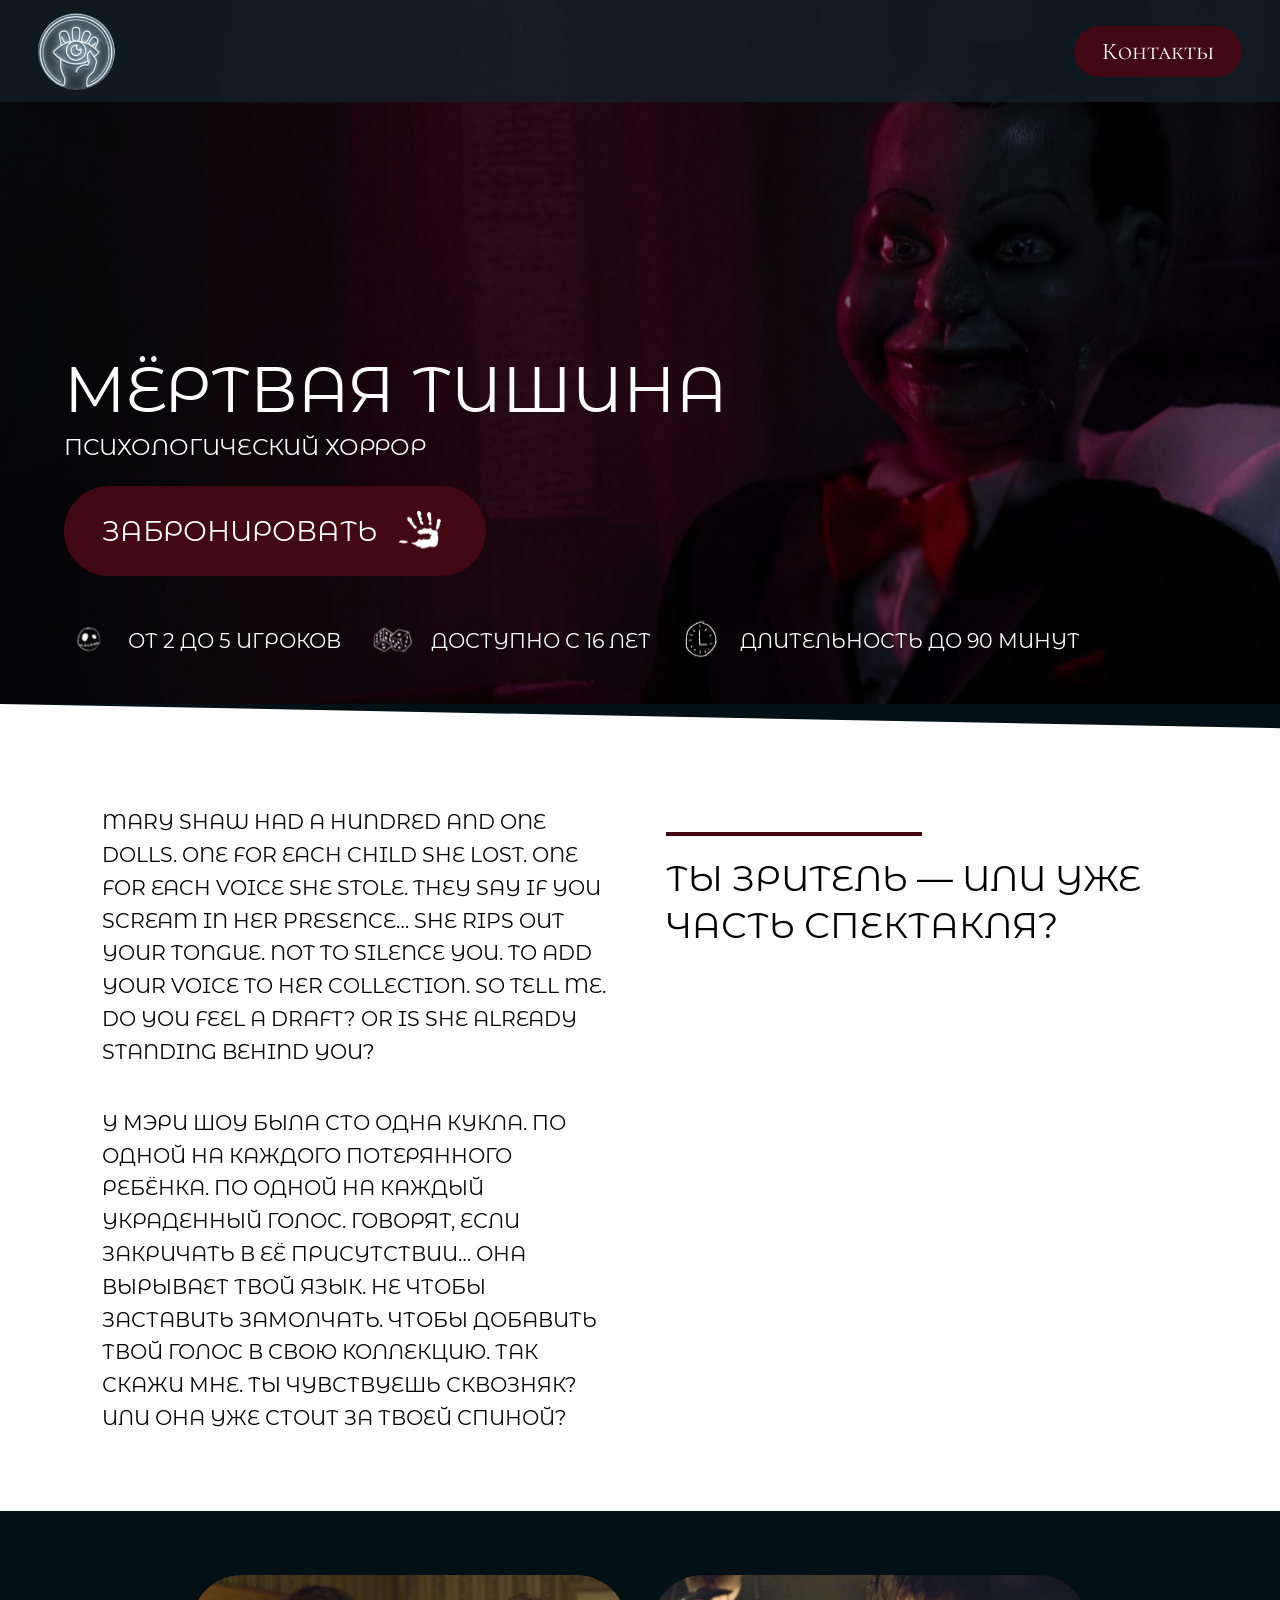
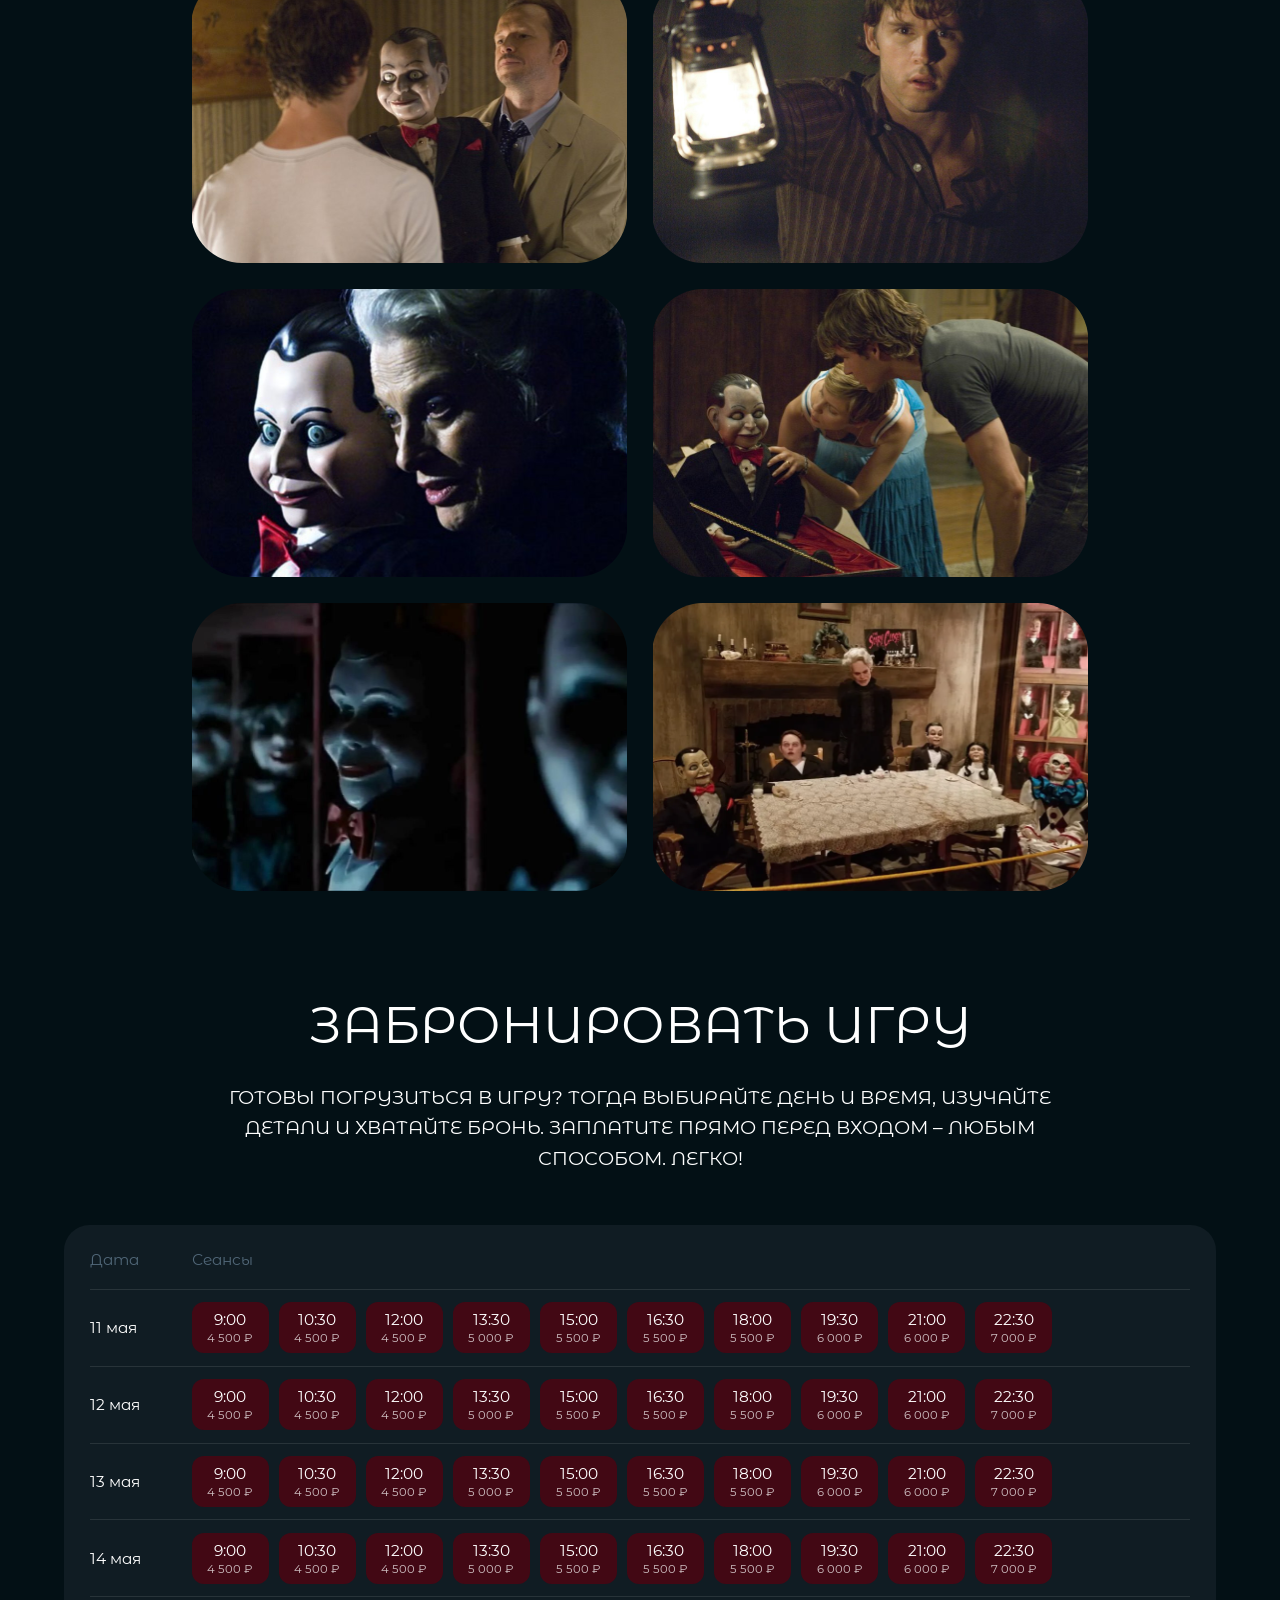
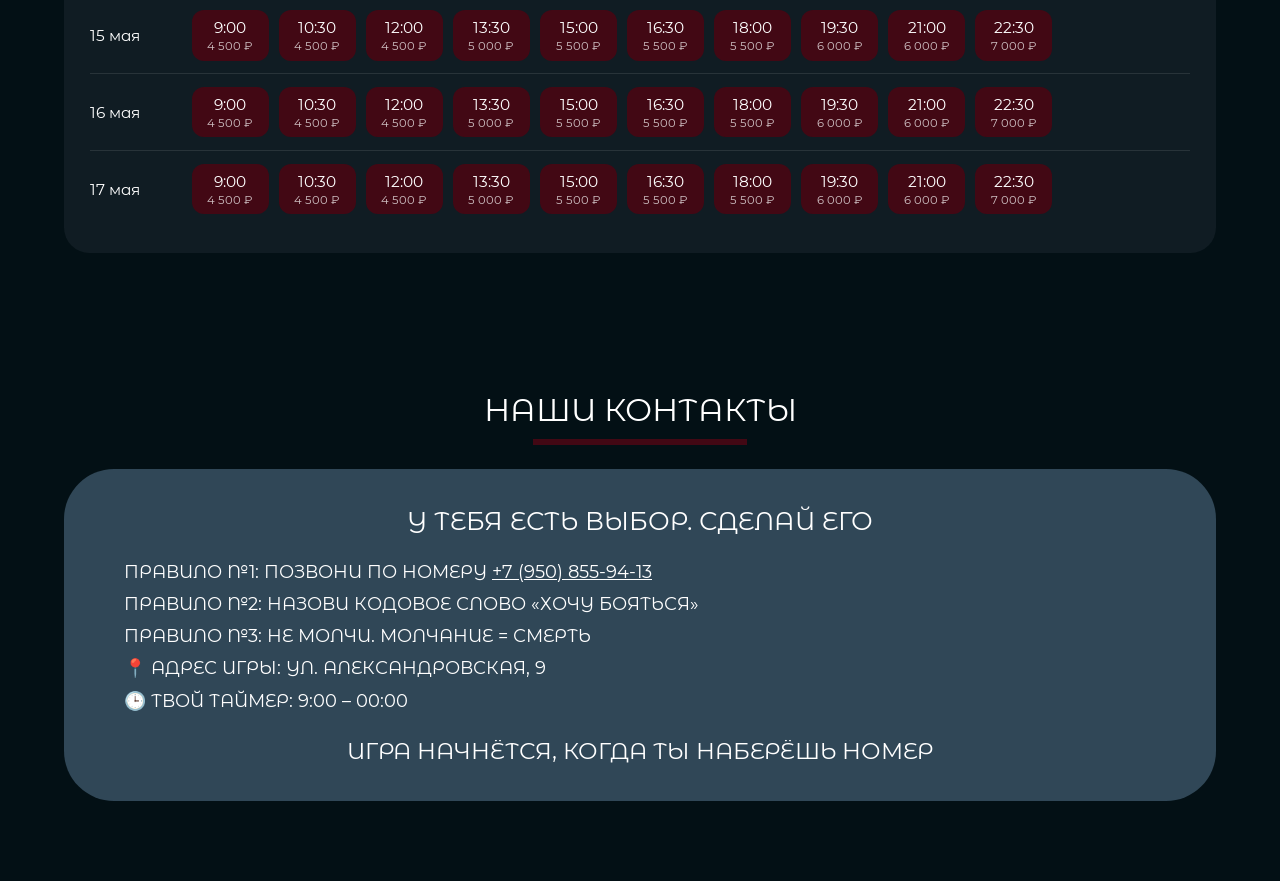
<file: quest-tishina.html>
<!DOCTYPE html>
<html lang="ru">
<head>
  <meta charset="UTF-8" />
  <meta name="viewport" content="width=device-width, initial-scale=1.0" />
  <title>МЁРТВАЯ ТИШИНА — TIME TO FEAR</title>
  <link rel="preconnect" href="https://fonts.googleapis.com" />
  <link href="https://fonts.googleapis.com/css2?family=Cormorant+SC&family=Montserrat+Alternates:wght@400;600&family=Inter&display=swap" rel="stylesheet" />
  <style>
    *, *::before, *::after { box-sizing: border-box; margin: 0; padding: 0; }
    html { scroll-behavior: smooth; }

    body {
      background: #031015;
      color: #fff;
      font-family: 'Montserrat Alternates', sans-serif;
      font-weight: 400;
      overflow-x: hidden;
    }

    /* ===== HEADER ===== */
    .header {
      position: fixed;
      top: 0; left: 0;
      width: 100%;
      height: clamp(64px, 8vw, 116px);
      background: rgba(19, 32, 41, 0.76);
      z-index: 100;
      display: flex;
      align-items: center;
      justify-content: space-between;
      padding: 0 clamp(16px, 3vw, 41px);
    }
    .header__logo {
      display: block;
      width: clamp(48px, 6vw, 86px);
      height: clamp(48px, 6vw, 86px);
      text-decoration: none;
      flex-shrink: 0;
    }
    .header__logo img { width: 100%; height: 100%; object-fit: contain; }

    /* ===== HERO ===== */
    .hero {
      position: relative;
      width: 100%;
      height: clamp(420px, 55vw, 900px);
      overflow: hidden;
      padding-top: clamp(64px, 8vw, 116px);
    }
    .hero__bg {
      position: absolute;
      top: 0; left: 0;
      width: 100%; height: 100%;
      object-fit: cover;
      display: block;
    }
    .hero::after {
      content: '';
      position: absolute;
      top: 0; left: 0;
      width: 100%; height: 100%;
      background: linear-gradient(to right, rgba(0,0,0,0.72) 50%, rgba(0,0,0,0.15) 100%);
      pointer-events: none;
    }
    .hero__content {
      position: absolute;
      top: 0; left: 0;
      width: 100%; height: 100%;
      z-index: 2;
      display: flex;
      flex-direction: column;
      justify-content: flex-end;
      padding: clamp(80px, 10vw, 160px) clamp(20px, 5vw, 80px) clamp(20px, 3vw, 60px);
    }
    .hero__title {
      font-family: 'Montserrat Alternates', sans-serif;
      font-size: clamp(28px, 5vw, 90px);
      color: #fff;
      line-height: 1.15;
      margin-bottom: clamp(4px, 0.5vw, 10px);
    }
    .hero__genre {
      font-size: clamp(12px, 1.8vw, 32px);
      color: #fff;
      margin-bottom: clamp(12px, 2vw, 36px);
    }
    .hero__book-btn {
      display: inline-flex;
      align-items: center;
      gap: clamp(12px, 1.5vw, 28px);
      width: fit-content;
      height: clamp(44px, 7vw, 120px);
      padding: 0 clamp(20px, 3vw, 56px);
      background: #420814;
      border: none;
      cursor: pointer;
      border-radius: 60px;
      text-decoration: none;
      transition: background 0.2s;
      margin-bottom: clamp(16px, 3vw, 56px);
    }
    .hero__book-btn:hover { background: #5e0e1d; }
    .hero__book-text {
      font-family: 'Montserrat Alternates', sans-serif;
      font-size: clamp(14px, 2.2vw, 40px);
      color: #fff;
      white-space: nowrap;
      line-height: 1;
    }
    .hero__book-icon {
      width: clamp(24px, 4vw, 72px);
      height: clamp(21px, 3.5vw, 63px);
      object-fit: contain;
      flex-shrink: 0;
    }

    /* Info row */
    .hero__info {
      display: flex;
      flex-wrap: wrap;
      gap: clamp(10px, 2vw, 40px);
    }
    .hero__info-item {
      display: flex;
      align-items: center;
      gap: clamp(6px, 1vw, 14px);
    }
    .hero__info-item .icon {
      width: clamp(24px, 4vw, 72px);
      height: clamp(24px, 4vw, 72px);
      object-fit: contain;
    }
    .hero__info-item span {
      font-size: clamp(10px, 1.6vw, 28px);
      color: #fff;
      white-space: nowrap;
    }

    /* ===== WHITE SECTION ===== */
    .white-section {
      background: #fff;
      position: relative;
      color: #000;
      padding: clamp(40px, 6vw, 100px) clamp(20px, 8vw, 200px);
      clip-path: polygon(0 0, 100% 3%, 100% 100%, 0 100%);
      padding-top: clamp(60px, 8vw, 140px);
    }
    .desc-layout {
      display: grid;
      grid-template-columns: 1fr 1fr;
      gap: clamp(24px, 4vw, 80px);
      align-items: start;
    }
    @media (max-width: 768px) {
      .desc-layout { grid-template-columns: 1fr; }
    }
    .desc-left-col {
      display: flex;
      flex-direction: column;
      gap: clamp(20px, 3vw, 48px);
    }
    .desc-text {
      font-size: clamp(13px, 1.6vw, 30px);
      line-height: 1.6;
      color: #000;
    }
    .desc-right-col {
      display: flex;
      flex-direction: column;
      align-items: flex-start;
      padding-top: clamp(10px, 2vw, 40px);
    }
    .desc-right-line {
      width: 100%;
      max-width: clamp(120px, 20vw, 702px);
      height: 4px;
      background: #420814;
      margin-bottom: clamp(10px, 1.5vw, 24px);
    }
    .desc-right-text {
      font-size: clamp(18px, 2.8vw, 48px);
      line-height: 1.3;
      color: #000;
    }

    /* ===== DARK SECTION: photos ===== */
    .dark-section {
      background: #031015;
      padding: clamp(40px, 5vw, 80px) 0;
      overflow-x: auto;
    }
    .photo-grid {
      display: flex;
      flex-direction: column;
      gap: clamp(14px, 2vw, 40px);
      padding: 0 clamp(20px, 5vw, 105px);
      align-items: center;
    }
    .photo-row {
      display: flex;
      gap: clamp(14px, 2vw, 40px);
    }
    .photo-item {
      width: clamp(260px, 34vw, 634px);
      height: clamp(172px, 22.5vw, 420px);
      overflow: hidden;
      flex-shrink: 0;
    }
    .photo-item img {
      width: 100%; height: 100%;
      object-fit: cover;
      display: block;
    }

    /* ===== BOOKING SECTION ===== */
    .booking-section {
      background: #031015;
      padding: clamp(20px, 3vw, 60px) clamp(20px, 5vw, 100px) clamp(40px, 6vw, 100px);
    }
    .booking-title {
      font-family: 'Montserrat Alternates', sans-serif;
      font-size: clamp(22px, 4vw, 80px);
      color: #fff;
      text-align: center;
      margin-bottom: clamp(12px, 2vw, 32px);
    }
    .booking-sub {
      font-size: clamp(12px, 1.5vw, 28px);
      color: #fff;
      text-align: center;
      line-height: 1.6;
      margin-bottom: clamp(24px, 4vw, 60px);
      max-width: 900px;
      margin-left: auto;
      margin-right: auto;
    }
    .booking-table-wrap {
      background: #101C23;
      border-radius: clamp(12px, 2vw, 30px);
      padding: clamp(16px, 2vw, 40px);
      overflow-x: auto;
      max-width: 1400px;
      margin: 0 auto;
    }
    .booking-table {
      width: 100%;
      border-collapse: collapse;
      min-width: 600px;
    }
    .booking-table th {
      font-size: clamp(13px, 1.2vw, 22px);
      color: #506677;
      font-weight: 400;
      text-align: left;
      padding: 0 0 clamp(10px, 1.5vw, 24px) 0;
    }
    .booking-table th:first-child { width: clamp(80px, 8vw, 160px); }
    .booking-table tr.date-row td {
      padding: clamp(8px, 1vw, 18px) 0;
      vertical-align: middle;
      border-top: 1px solid rgba(255,255,255,0.1);
    }
    .date-cell {
      font-size: clamp(13px, 1.2vw, 24px);
      color: #fff;
      white-space: nowrap;
      padding-right: clamp(12px, 2vw, 30px);
    }
    .sessions-cell {
      display: flex;
      flex-wrap: wrap;
      gap: clamp(6px, 0.8vw, 12px);
      align-items: center;
    }
    .session-btn {
      background: #420814;
      border: none;
      border-radius: clamp(6px, 1vw, 12px);
      cursor: pointer;
      padding: clamp(5px, 0.6vw, 10px) clamp(8px, 1vw, 16px);
      display: flex;
      flex-direction: column;
      align-items: center;
      transition: background 0.2s;
      min-width: clamp(60px, 6vw, 90px);
    }
    .session-btn:hover { background: #5e0e1d; }
    .session-btn .time {
      font-family: 'Montserrat Alternates', sans-serif;
      font-size: clamp(12px, 1.2vw, 22px);
      color: #fff;
      font-weight: 400;
    }
    .session-btn .price {
      font-family: 'Montserrat Alternates', sans-serif;
      font-size: clamp(10px, 0.9vw, 16px);
      color: rgba(255,255,255,0.75);
      font-weight: 400;
      margin-top: 2px;
    }

    /* ===== MODAL ===== */
    .modal-overlay {
      display: none;
      position: fixed;
      top: 0; left: 0;
      width: 100%; height: 100%;
      background: rgba(0,0,0,0.8);
      z-index: 200;
      align-items: center;
      justify-content: center;
      padding: 20px;
    }
    .modal-overlay.active { display: flex; }
    .modal {
      background: #0B1D24;
      border-radius: 24px;
      padding: clamp(24px, 3vw, 40px);
      width: 100%;
      max-width: 620px;
      position: relative;
      font-family: 'Montserrat Alternates', sans-serif;
    }
    .modal__close {
      position: absolute;
      top: 16px; right: 20px;
      background: none;
      border: none;
      color: #fff;
      font-size: 26px;
      cursor: pointer;
      line-height: 1;
    }
    .modal__title {
      font-size: clamp(16px, 1.8vw, 26px);
      color: #fff;
      margin-bottom: 14px;
      padding-right: 36px;
    }
    .modal__divider {
      height: 1px;
      background: rgba(255,255,255,0.2);
      margin-bottom: 16px;
    }
    .modal__meta {
      font-size: clamp(13px, 1.2vw, 20px);
      color: #fff;
      margin-bottom: 5px;
      line-height: 1.5;
    }
    .modal__label {
      font-size: clamp(12px, 1.1vw, 18px);
      color: rgba(255,255,255,0.7);
      margin-bottom: 5px;
      margin-top: 14px;
    }
    .modal__input {
      width: 100%;
      height: clamp(44px, 4vw, 56px);
      background: #1C495B;
      border: none;
      border-radius: 12px;
      padding: 0 16px;
      font-family: 'Montserrat Alternates', sans-serif;
      font-size: clamp(13px, 1.2vw, 18px);
      color: #fff;
      outline: none;
    }
    .modal__input::placeholder { color: rgba(255,255,255,0.4); }
    .modal__sound-row {
      display: flex;
      align-items: center;
      gap: 12px;
      margin-top: 18px;
    }
    .modal__sound-btn {
      width: 36px; height: 36px;
      background: #1C495B;
      border-radius: 50%;
      display: flex; align-items: center; justify-content: center;
      flex-shrink: 0;
      border: none;
      cursor: pointer;
    }
    .modal__sound-btn svg { fill: #fff; width: 12px; height: 12px; }
    .modal__sound-text {
      font-size: clamp(13px, 1.2vw, 18px);
      color: #fff;
    }
    .modal__footer {
      display: flex;
      justify-content: flex-end;
      margin-top: 20px;
    }
    .modal__submit {
      background: #1C495B;
      border: none;
      border-radius: 12px;
      height: clamp(44px, 4vw, 56px);
      padding: 0 clamp(24px, 3vw, 40px);
      font-family: 'Montserrat Alternates', sans-serif;
      font-size: clamp(14px, 1.4vw, 22px);
      color: #fff;
      cursor: pointer;
      transition: background 0.2s;
      letter-spacing: 0.05em;
    }
    .modal__submit:hover { background: #255870; }

    /* ===== TOAST NOTIFICATION ===== */
    .toast {
      position: fixed;
      bottom: 40px;
      left: 50%;
      transform: translateX(-50%) translateY(20px);
      background: #101C23;
      border: 1px solid #420814;
      border-radius: 16px;
      padding: 20px 32px;
      display: flex;
      align-items: flex-start;
      gap: 16px;
      min-width: 320px;
      max-width: 90vw;
      z-index: 300;
      opacity: 0;
      pointer-events: none;
      transition: opacity 0.35s ease, transform 0.35s ease;
    }
    .toast.active {
      opacity: 1;
      transform: translateX(-50%) translateY(0);
      pointer-events: auto;
    }
    .toast__icon {
      width: 40px; height: 40px;
      flex-shrink: 0;
      background: #420814;
      border-radius: 50%;
      display: flex;
      align-items: center;
      justify-content: center;
    }
    .toast__icon svg { fill: #fff; width: 18px; height: 18px; }
    .toast__body {}
    .toast__title {
      font-family: 'Montserrat Alternates', sans-serif;
      font-size: 18px;
      color: #fff;
      margin-bottom: 4px;
    }
    .toast__text {
      font-family: 'Montserrat Alternates', sans-serif;
      font-size: 14px;
      color: rgba(255,255,255,0.65);
      line-height: 1.5;
    }
    .toast__close {
      position: absolute;
      top: 12px; right: 16px;
      background: none;
      border: none;
      color: rgba(255,255,255,0.5);
      font-size: 18px;
      cursor: pointer;
      line-height: 1;
    }
    .toast__close:hover { color: #fff; }

    /* ===== CONTACTS SECTION (quest pages) ===== */
    .contacts-section { padding: 60px 0 80px; background: #031015; }
    .contacts-section .section-title {
      font-family: 'Montserrat Alternates', sans-serif;
      font-size: clamp(20px, 2.5vw, 35px);
      font-weight: 400;
      color: #fff;
      text-align: center;
    }
    .contacts-section .section-underline {
      width: 214px; height: 6px;
      background: #420814;
      margin: 10px auto 24px;
    }
    .contacts-card {
      max-width: 1211px;
      width: 90%;
      background: #304757;
      margin: 0 auto;
      padding: 36px 60px;
      display: flex;
      flex-direction: column;
      gap: 20px;
      border-radius: 50px;
    }
    .contacts-card__heading {
      font-family: 'Montserrat Alternates', sans-serif;
      font-size: clamp(16px, 2vw, 35px);
      font-weight: 400;
      color: #fff;
      text-align: center;
    }
    .contacts-card__body {
      font-family: 'Montserrat Alternates', sans-serif;
      font-size: clamp(12px, 1.4vw, 26px);
      font-weight: 400;
      color: #fff;
      line-height: 1.8;
    }
    .contacts-card__footer {
      font-family: 'Montserrat Alternates', sans-serif;
      font-size: clamp(14px, 1.8vw, 35px);
      font-weight: 400;
      color: #fff;
      text-align: center;
    }
    .contacts-link { color: #fff; text-decoration: underline; }
    .contacts-link:hover { color: #ccc; }
  </style>
</head>
<body>

<!-- HEADER -->
<header class="header">
  <a href="index.html" class="header__logo">
    <img src="images/logo.svg" alt="TIME TO FEAR" />
  </a>
  <nav style="display:flex;gap:24px;flex-wrap:wrap;justify-content:flex-end;">
    <a href="#contacts" style="display:flex;align-items:center;justify-content:center;padding:0 28px;height:51px;background:#420814;color:#fff;text-decoration:none;font-family:'Cormorant SC',serif;font-size:24px;border-radius:50px;white-space:nowrap;">Контакты</a>
  </nav>
</header>

<!-- HERO -->
<section class="hero">
  <img class="hero__bg" src="images/strtishina.svg" alt="МЁРТВАЯ ТИШИНА" />
  <div class="hero__content">
    <p class="hero__title">МЁРТВАЯ ТИШИНА</p>
    <p class="hero__genre">ПСИХОЛОГИЧЕСКИЙ ХОРРОР</p>
    <a class="hero__book-btn" href="#booking">
      <span class="hero__book-text">ЗАБРОНИРОВАТЬ</span>
      <img class="hero__book-icon" src="images/ladoshka.svg" alt="" />
    </a>
    <div class="hero__info">
      <div class="hero__info-item">
        <img class="icon" src="images/smailik.svg" alt="" />
        <span>ОТ 2 ДО 5 ИГРОКОВ</span>
      </div>
      <div class="hero__info-item">
        <img class="icon" src="images/kubiki.svg" alt="" />
        <span>ДОСТУПНО С 16 ЛЕТ</span>
      </div>
      <div class="hero__info-item">
        <img class="icon" src="images/4asi.svg" alt="" />
        <span>ДЛИТЕЛЬНОСТЬ ДО 90 МИНУТ</span>
      </div>
    </div>
  </div>
</section>

<!-- WHITE SECTION -->
<section class="white-section">
  <div class="desc-layout">
    <div class="desc-left-col">
      <p class="desc-text">MARY SHAW HAD A HUNDRED AND ONE DOLLS. ONE FOR EACH CHILD SHE LOST. ONE FOR EACH VOICE SHE STOLE. THEY SAY IF YOU SCREAM IN HER PRESENCE… SHE RIPS OUT YOUR TONGUE. NOT TO SILENCE YOU. TO ADD YOUR VOICE TO HER COLLECTION. SO TELL ME. DO YOU FEEL A DRAFT? OR IS SHE ALREADY STANDING BEHIND YOU?</p>
      <p class="desc-text">У МЭРИ ШОУ БЫЛА СТО ОДНА КУКЛА. ПО ОДНОЙ НА КАЖДОГО ПОТЕРЯННОГО РЕБЁНКА. ПО ОДНОЙ НА КАЖДЫЙ УКРАДЕННЫЙ ГОЛОС. ГОВОРЯТ, ЕСЛИ ЗАКРИЧАТЬ В ЕЁ ПРИСУТСТВИИ… ОНА ВЫРЫВАЕТ ТВОЙ ЯЗЫК. НЕ ЧТОБЫ ЗАСТАВИТЬ ЗАМОЛЧАТЬ. ЧТОБЫ ДОБАВИТЬ ТВОЙ ГОЛОС В СВОЮ КОЛЛЕКЦИЮ. ТАК СКАЖИ МНЕ. ТЫ ЧУВСТВУЕШЬ СКВОЗНЯК? ИЛИ ОНА УЖЕ СТОИТ ЗА ТВОЕЙ СПИНОЙ?</p>
    </div>
    <div class="desc-right-col">
      <div class="desc-right-line"></div>
      <p class="desc-right-text">ТЫ ЗРИТЕЛЬ — ИЛИ УЖЕ<br>ЧАСТЬ СПЕКТАКЛЯ?</p>
    </div>
  </div>
</section>

<!-- DARK SECTION: photos -->
<section class="dark-section">
  <div class="photo-grid">
    <div class="photo-row">
      <div class="photo-item"><img src="images/tishina1.svg" alt="" /></div>
      <div class="photo-item"><img src="images/tishina2.svg" alt="" /></div>
    </div>
    <div class="photo-row">
      <div class="photo-item"><img src="images/tishina3.svg" alt="" /></div>
      <div class="photo-item"><img src="images/tishina4.svg" alt="" /></div>
    </div>
    <div class="photo-row">
      <div class="photo-item"><img src="images/tishina5.svg" alt="" /></div>
      <div class="photo-item"><img src="images/tishina6.svg" alt="" /></div>
    </div>
  </div>
</section>

<!-- BOOKING SECTION -->
<section class="booking-section" id="booking">
  <p class="booking-title">ЗАБРОНИРОВАТЬ ИГРУ</p>
  <p class="booking-sub">ГОТОВЫ ПОГРУЗИТЬСЯ В ИГРУ? ТОГДА ВЫБИРАЙТЕ ДЕНЬ И ВРЕМЯ, ИЗУЧАЙТЕ ДЕТАЛИ И ХВАТАЙТЕ БРОНЬ. ЗАПЛАТИТЕ ПРЯМО ПЕРЕД ВХОДОМ – ЛЮБЫМ СПОСОБОМ. ЛЕГКО!</p>
  <div class="booking-table-wrap">
    <table class="booking-table">
      <thead>
        <tr>
          <th>Дата</th>
          <th>Сеансы</th>
        </tr>
      </thead>
      <tbody id="scheduleBody"></tbody>
    </table>
  </div>
</section>

<!-- КОНТАКТЫ -->
<section class="contacts-section" id="contacts">
  <h2 class="section-title">НАШИ КОНТАКТЫ</h2>
  <div class="section-underline"></div>
  <div class="contacts-card">
    <p class="contacts-card__heading">У ТЕБЯ ЕСТЬ ВЫБОР. СДЕЛАЙ ЕГО</p>
    <div class="contacts-card__body">
      <p>ПРАВИЛО №1: ПОЗВОНИ ПО НОМЕРУ <a href="tel:+79508559413" class="contacts-link">+7 (950) 855-94-13</a></p>
      <p>ПРАВИЛО №2: НАЗОВИ КОДОВОЕ СЛОВО «ХОЧУ БОЯТЬСЯ»</p>
      <p>ПРАВИЛО №3: НЕ МОЛЧИ. МОЛЧАНИЕ = СМЕРТЬ</p>
      <p>📍 АДРЕС ИГРЫ: УЛ. АЛЕКСАНДРОВСКАЯ, 9</p>
      <p>🕒 ТВОЙ ТАЙМЕР: 9:00 – 00:00</p>
    </div>
    <p class="contacts-card__footer">ИГРА НАЧНЁТСЯ, КОГДА ТЫ НАБЕРЁШЬ НОМЕР</p>
  </div>
</section>


<!-- MODAL -->
<div class="modal-overlay" id="modalOverlay">
  <div class="modal">
    <button class="modal__close" id="modalClose">✕</button>
    <p class="modal__title" id="modalTitle">Забронировать квест «Мёртвая тишина»</p>
    <div class="modal__divider"></div>
    <p class="modal__meta" id="modalDatetime">Дата и время:</p>
    <p class="modal__meta" id="modalPrice">Цена:</p>
    <p class="modal__label">Имя, фамилия</p>
    <input class="modal__input" type="text" placeholder="Введите имя и фамилию" id="fieldName" />
    <p class="modal__label">Телефон</p>
    <input class="modal__input" type="tel" placeholder="+7 (___) ___-__-__" id="fieldPhone" />
    <p class="modal__label">E-mail</p>
    <input class="modal__input" type="email" placeholder="example@email.com" id="fieldEmail" />
    <div class="modal__sound-row">
      <button class="modal__sound-btn" id="playBtn" title="Воспроизвести">
        <svg viewBox="0 0 12 14"><polygon points="0,0 12,7 0,14"/></svg>
      </button>
      <button class="modal__sound-btn" id="pauseBtn" title="Пауза" style="display:none;">
        <svg viewBox="0 0 12 14"><rect x="0" y="0" width="4" height="14"/><rect x="8" y="0" width="4" height="14"/></svg>
      </button>
      <span class="modal__sound-text">Нажми и погрузись в игру прямо сейчас!</span>
    </div>
    <audio id="questAudio" src="sounds/sound-tishina.mp3"></audio>
    <div class="modal__footer">
      <button class="modal__submit" id="submitBtn">ЗАБРОНИРОВАТЬ</button>
    </div>
  </div>
</div>

<!-- TOAST -->
<div class="toast" id="toast">
  <div class="toast__icon">
    <svg viewBox="0 0 20 20"><path d="M8 15l-5-5 1.41-1.41L8 12.17l7.59-7.59L17 6z"/></svg>
  </div>
  <div class="toast__body">
    <p class="toast__title">Бронь принята!</p>
    <p class="toast__text" id="toastText"></p>
  </div>
  <button class="toast__close" id="toastClose">✕</button>
</div>

<script>
  const DATES = ['11 мая','12 мая','13 мая','14 мая','15 мая','16 мая','17 мая'];
  const SESSIONS = [
    {time:'9:00',  price:'4 500 ₽'},
    {time:'10:30', price:'4 500 ₽'},
    {time:'12:00', price:'4 500 ₽'},
    {time:'13:30', price:'5 000 ₽'},
    {time:'15:00', price:'5 500 ₽'},
    {time:'16:30', price:'5 500 ₽'},
    {time:'18:00', price:'5 500 ₽'},
    {time:'19:30', price:'6 000 ₽'},
    {time:'21:00', price:'6 000 ₽'},
    {time:'22:30', price:'7 000 ₽'},
  ];
  const QUEST_NAME = 'Мёртвая тишина';
  const SHEETS_URL = 'https://script.google.com/macros/s/AKfycbyvn_e_TQ6HFWrdp7ZsQ5DOoli_qaJipOuQrq28BjixlaZIW1F3t1turuxQpCF2IiuV/exec';

  // Build table
  const tbody = document.getElementById('scheduleBody');
  DATES.forEach(date => {
    const tr = document.createElement('tr');
    tr.className = 'date-row';
    const dateTd = document.createElement('td');
    dateTd.className = 'date-cell';
    dateTd.textContent = date;
    const sessionsTd = document.createElement('td');
    const div = document.createElement('div');
    div.className = 'sessions-cell';
    SESSIONS.forEach(s => {
      const btn = document.createElement('button');
      btn.className = 'session-btn';
      btn.innerHTML = `<span class="time">${s.time}</span><span class="price">${s.price}</span>`;
      btn.addEventListener('click', () => openModal(date, s.time, s.price));
      div.appendChild(btn);
    });
    sessionsTd.appendChild(div);
    tr.appendChild(dateTd);
    tr.appendChild(sessionsTd);
    tbody.appendChild(tr);
  });

  // Modal
  const overlay = document.getElementById('modalOverlay');
  const audio = document.getElementById('questAudio');
  const playBtn = document.getElementById('playBtn');
  const pauseBtn = document.getElementById('pauseBtn');

  function openModal(date, time, price) {
    document.getElementById('modalDatetime').textContent = `Дата и время: ${date} 2026, ${time}`;
    document.getElementById('modalPrice').textContent = `Цена: ${price}`;
    overlay.classList.add('active');
  }
  function closeModal() {
    overlay.classList.remove('active');
    audio.pause(); audio.currentTime = 0;
    playBtn.style.display = 'flex';
    pauseBtn.style.display = 'none';
  }
  document.getElementById('modalClose').addEventListener('click', closeModal);
  overlay.addEventListener('click', e => { if (e.target === overlay) closeModal(); });

  playBtn.addEventListener('click', () => {
    audio.play();
    playBtn.style.display = 'none';
    pauseBtn.style.display = 'flex';
  });
  pauseBtn.addEventListener('click', () => {
    audio.pause();
    pauseBtn.style.display = 'none';
    playBtn.style.display = 'flex';
  });
  audio.addEventListener('ended', () => {
    playBtn.style.display = 'flex';
    pauseBtn.style.display = 'none';
  });

  // Toast
  const toast = document.getElementById('toast');
  const toastText = document.getElementById('toastText');
  let toastTimer = null;
  function showToast(msg) {
    toastText.textContent = msg;
    toast.classList.add('active');
    clearTimeout(toastTimer);
    toastTimer = setTimeout(() => toast.classList.remove('active'), 5000);
  }
  document.getElementById('toastClose').addEventListener('click', () => {
    toast.classList.remove('active');
    clearTimeout(toastTimer);
  });

  // Submit
  document.getElementById('submitBtn').addEventListener('click', async () => {
    const name = document.getElementById('fieldName').value.trim();
    const phone = document.getElementById('fieldPhone').value.trim();
    const email = document.getElementById('fieldEmail').value.trim();
    const datetime = document.getElementById('modalDatetime').textContent;
    const price = document.getElementById('modalPrice').textContent;

    if (!name || !phone || !email) {
      showToast('Пожалуйста, заполните все поля.');
      return;
    }

    const payload = { quest: QUEST_NAME, datetime, price, name, phone, email };

    try {
      if (SHEETS_URL !== 'YOUR_GOOGLE_APPS_SCRIPT_URL_HERE') {
        await fetch(SHEETS_URL, {
          method: 'POST',
          mode: 'no-cors',
          headers: { 'Content-Type': 'application/json' },
          body: JSON.stringify(payload),
        });
      }
      closeModal();
      document.getElementById('fieldName').value = '';
      document.getElementById('fieldPhone').value = '';
      document.getElementById('fieldEmail').value = '';
      showToast(`${datetime.replace('Дата и время: ','')} · ${price.replace('Цена: ','')} · ${name}`);
    } catch (err) {
      showToast('Ошибка при отправке. Попробуйте ещё раз.');
    }
  });
</script>
</body>
</html>
</file>
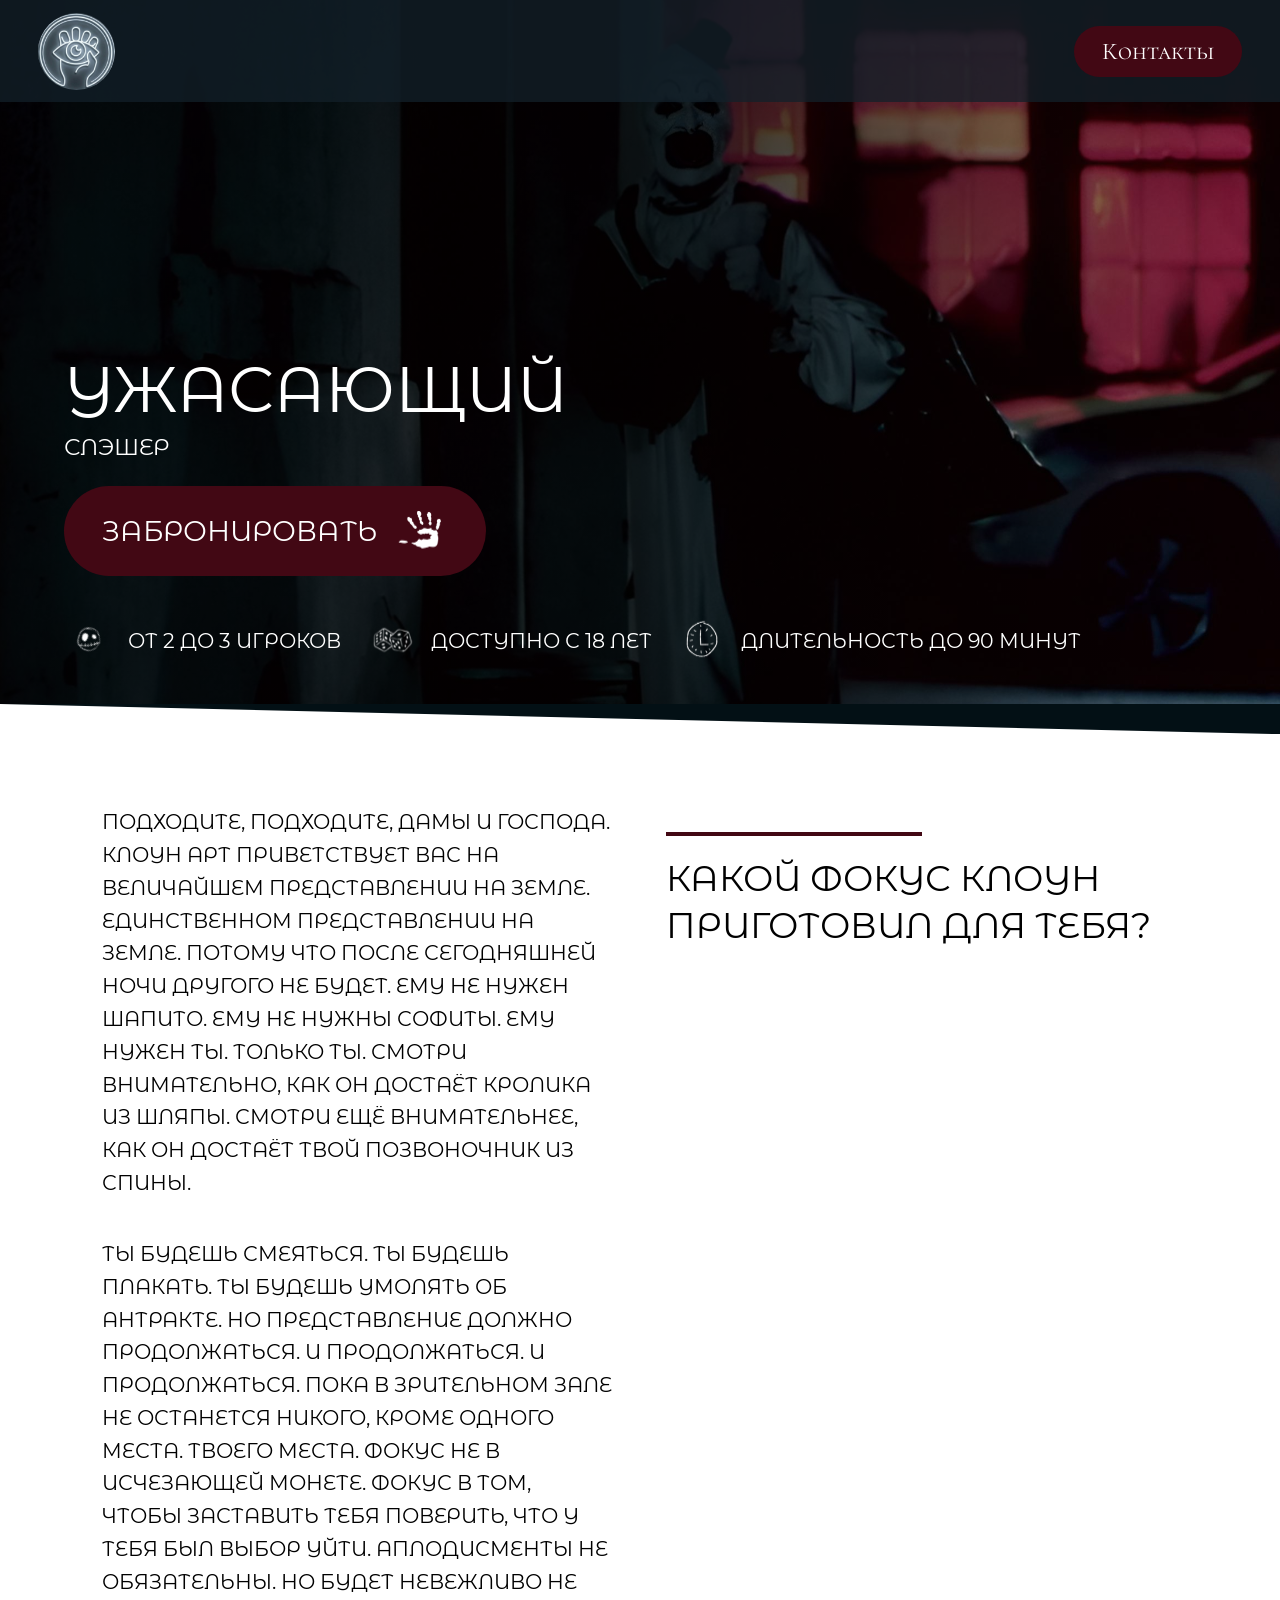
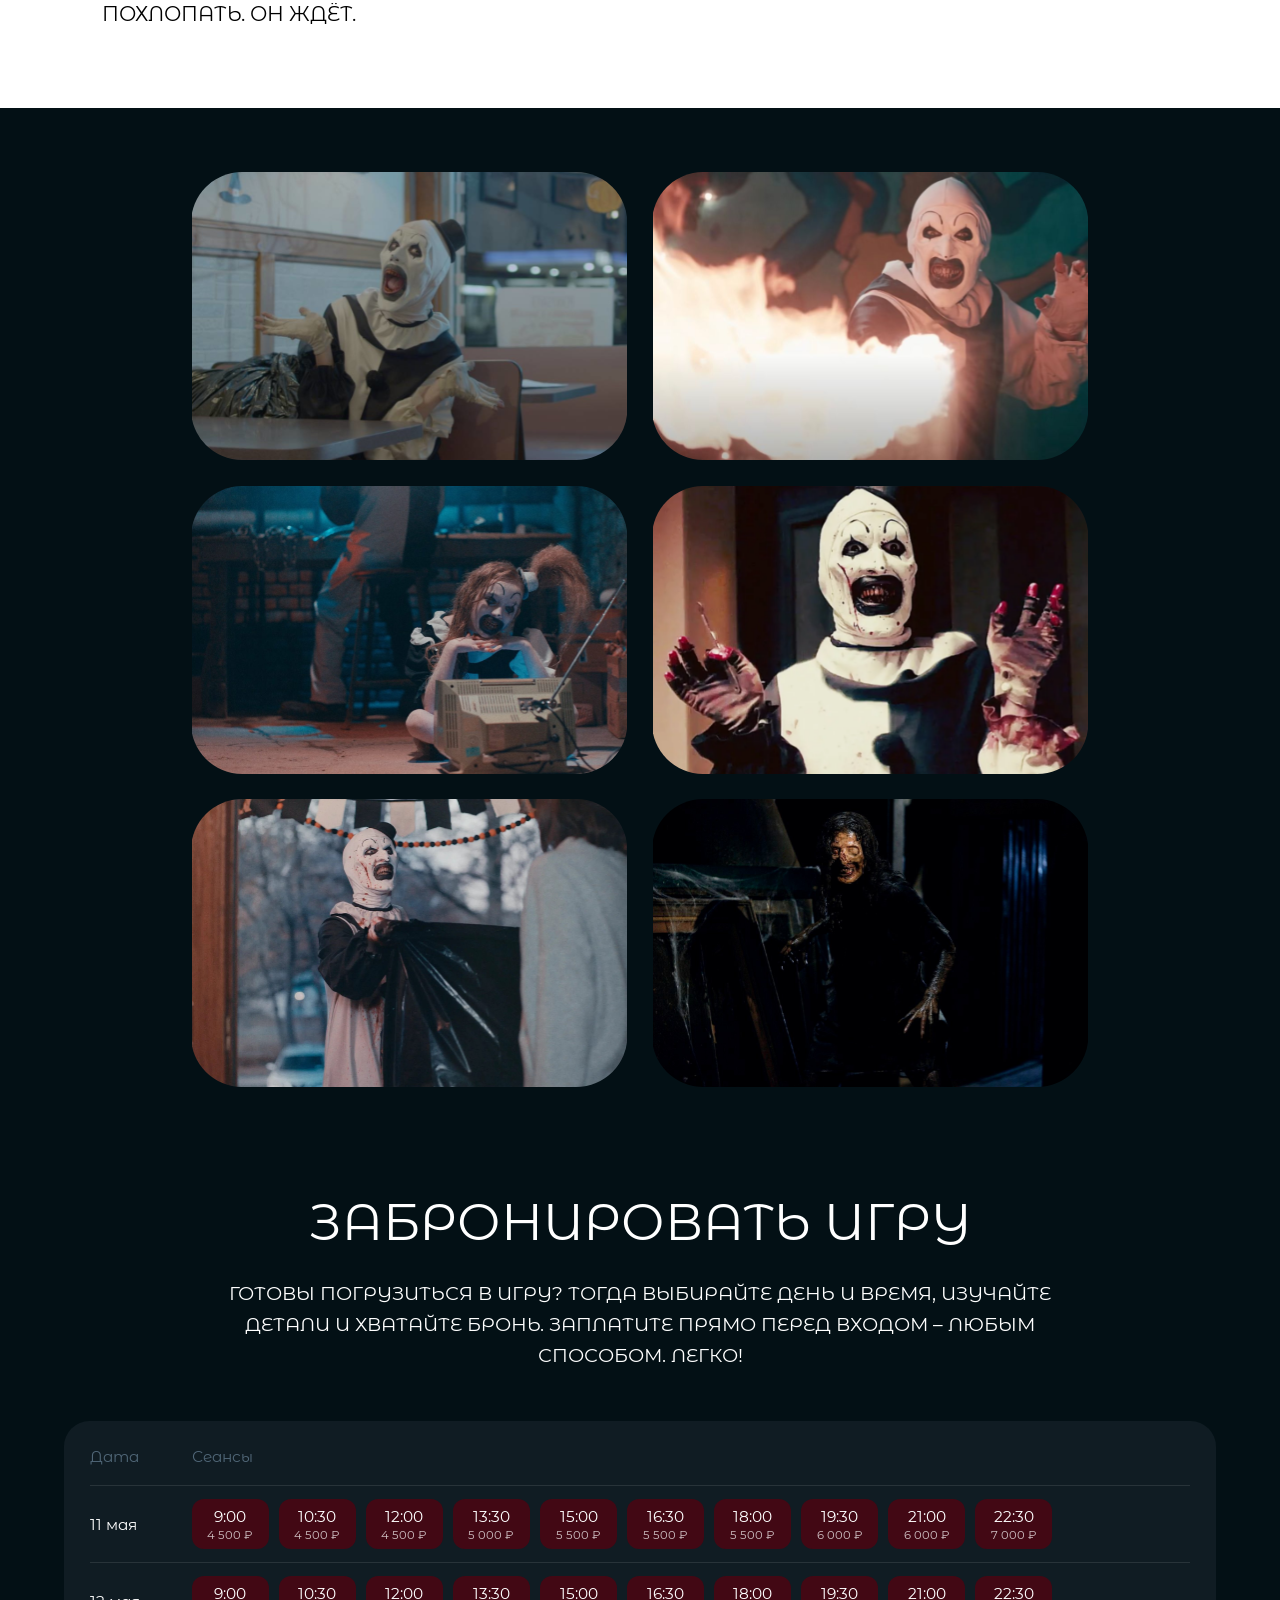
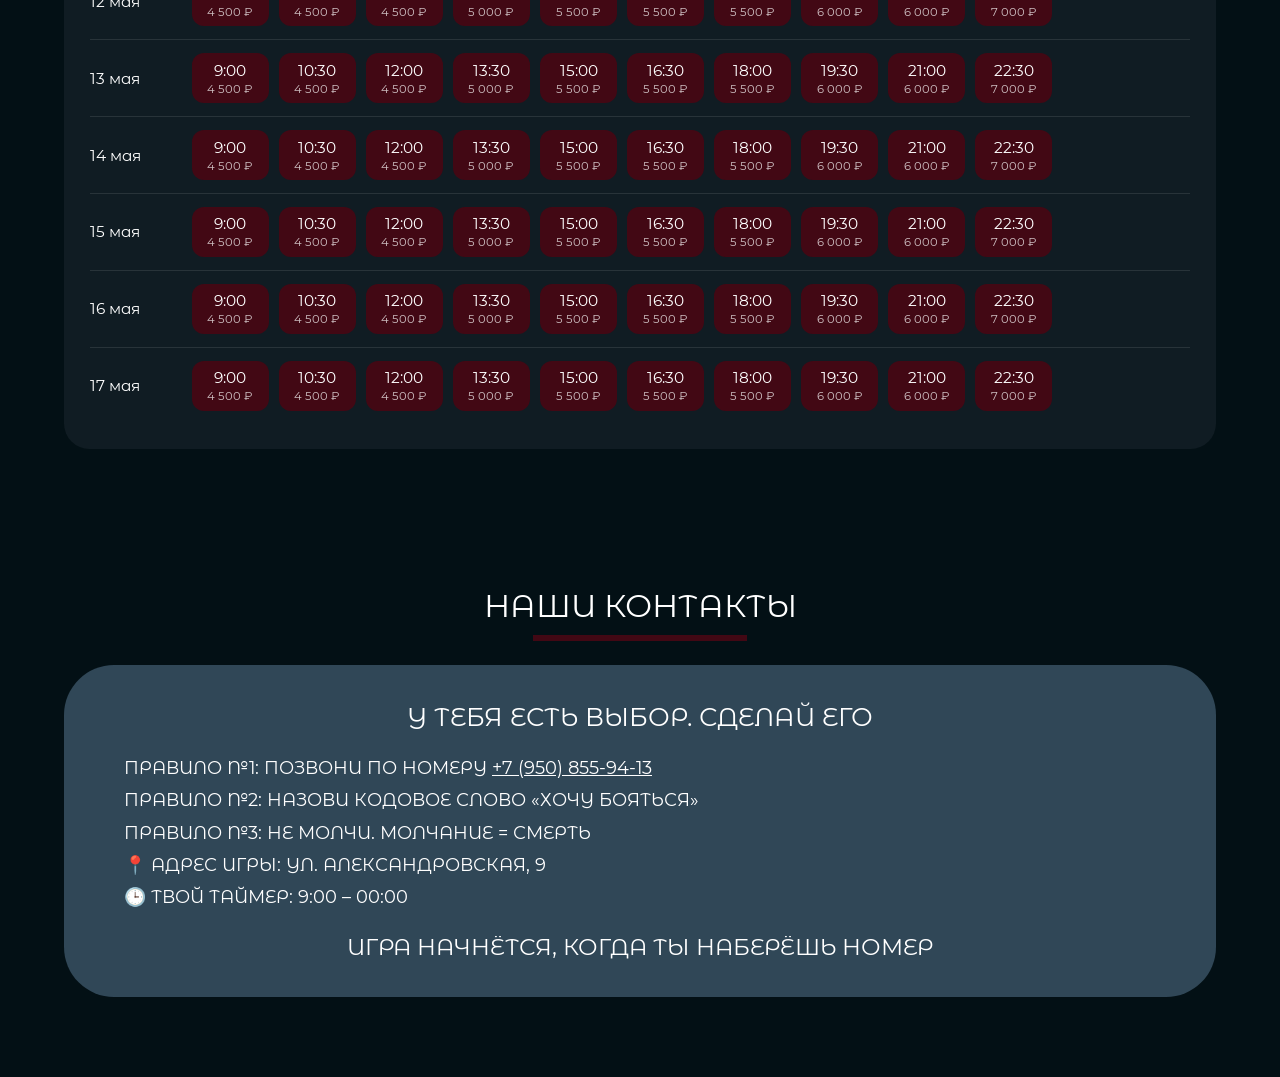
<file: quest-uzhas.html>
<!DOCTYPE html>
<html lang="ru">
<head>
  <meta charset="UTF-8" />
  <meta name="viewport" content="width=device-width, initial-scale=1.0" />
  <title>УЖАСАЮЩИЙ — TIME TO FEAR</title>
  <link rel="preconnect" href="https://fonts.googleapis.com" />
  <link href="https://fonts.googleapis.com/css2?family=Cormorant+SC&family=Montserrat+Alternates:wght@400;600&family=Inter&display=swap" rel="stylesheet" />
  <style>
    *, *::before, *::after { box-sizing: border-box; margin: 0; padding: 0; }
    html { scroll-behavior: smooth; }

    body {
      background: #031015;
      color: #fff;
      font-family: 'Montserrat Alternates', sans-serif;
      font-weight: 400;
      overflow-x: hidden;
    }

    /* ===== HEADER ===== */
    .header {
      position: fixed;
      top: 0; left: 0;
      width: 100%;
      height: clamp(64px, 8vw, 116px);
      background: rgba(19, 32, 41, 0.76);
      z-index: 100;
      display: flex;
      align-items: center;
      justify-content: space-between;
      padding: 0 clamp(16px, 3vw, 41px);
    }
    .header__logo {
      display: block;
      width: clamp(48px, 6vw, 86px);
      height: clamp(48px, 6vw, 86px);
      text-decoration: none;
      flex-shrink: 0;
    }
    .header__logo img { width: 100%; height: 100%; object-fit: contain; }

    /* ===== HERO ===== */
    .hero {
      position: relative;
      width: 100%;
      height: clamp(420px, 55vw, 900px);
      overflow: hidden;
      padding-top: clamp(64px, 8vw, 116px);
    }
    .hero__bg {
      position: absolute;
      top: 0; left: 0;
      width: 100%; height: 100%;
      object-fit: cover;
      display: block;
    }
    .hero::after {
      content: '';
      position: absolute;
      top: 0; left: 0;
      width: 100%; height: 100%;
      background: linear-gradient(to right, rgba(0,0,0,0.72) 50%, rgba(0,0,0,0.15) 100%);
      pointer-events: none;
    }
    .hero__content {
      position: absolute;
      top: 0; left: 0;
      width: 100%; height: 100%;
      z-index: 2;
      display: flex;
      flex-direction: column;
      justify-content: flex-end;
      padding: clamp(80px, 10vw, 160px) clamp(20px, 5vw, 80px) clamp(20px, 3vw, 60px);
    }
    .hero__title {
      font-family: 'Montserrat Alternates', sans-serif;
      font-size: clamp(28px, 5vw, 90px);
      color: #fff;
      line-height: 1.15;
      margin-bottom: clamp(4px, 0.5vw, 10px);
    }
    .hero__genre {
      font-size: clamp(12px, 1.8vw, 32px);
      color: #fff;
      margin-bottom: clamp(12px, 2vw, 36px);
    }
    .hero__book-btn {
      display: inline-flex;
      align-items: center;
      gap: clamp(12px, 1.5vw, 28px);
      width: fit-content;
      height: clamp(44px, 7vw, 120px);
      padding: 0 clamp(20px, 3vw, 56px);
      background: #420814;
      border: none;
      cursor: pointer;
      border-radius: 60px;
      text-decoration: none;
      transition: background 0.2s;
      margin-bottom: clamp(16px, 3vw, 56px);
    }
    .hero__book-btn:hover { background: #5e0e1d; }
    .hero__book-text {
      font-family: 'Montserrat Alternates', sans-serif;
      font-size: clamp(14px, 2.2vw, 40px);
      color: #fff;
      white-space: nowrap;
      line-height: 1;
    }
    .hero__book-icon {
      width: clamp(24px, 4vw, 72px);
      height: clamp(21px, 3.5vw, 63px);
      object-fit: contain;
      flex-shrink: 0;
    }

    /* Info row */
    .hero__info {
      display: flex;
      flex-wrap: wrap;
      gap: clamp(10px, 2vw, 40px);
    }
    .hero__info-item {
      display: flex;
      align-items: center;
      gap: clamp(6px, 1vw, 14px);
    }
    .hero__info-item .icon {
      width: clamp(24px, 4vw, 72px);
      height: clamp(24px, 4vw, 72px);
      object-fit: contain;
    }
    .hero__info-item span {
      font-size: clamp(10px, 1.6vw, 28px);
      color: #fff;
      white-space: nowrap;
    }

    /* ===== WHITE SECTION ===== */
    .white-section {
      background: #fff;
      position: relative;
      color: #000;
      padding: clamp(40px, 6vw, 100px) clamp(20px, 8vw, 200px);
      clip-path: polygon(0 0, 100% 3%, 100% 100%, 0 100%);
      padding-top: clamp(60px, 8vw, 140px);
    }
    .desc-layout {
      display: grid;
      grid-template-columns: 1fr 1fr;
      gap: clamp(24px, 4vw, 80px);
      align-items: start;
    }
    @media (max-width: 768px) {
      .desc-layout { grid-template-columns: 1fr; }
    }
    .desc-left-col {
      display: flex;
      flex-direction: column;
      gap: clamp(20px, 3vw, 48px);
    }
    .desc-text {
      font-size: clamp(13px, 1.6vw, 30px);
      line-height: 1.6;
      color: #000;
    }
    .desc-right-col {
      display: flex;
      flex-direction: column;
      align-items: flex-start;
      padding-top: clamp(10px, 2vw, 40px);
    }
    .desc-right-line {
      width: 100%;
      max-width: clamp(120px, 20vw, 702px);
      height: 4px;
      background: #420814;
      margin-bottom: clamp(10px, 1.5vw, 24px);
    }
    .desc-right-text {
      font-size: clamp(18px, 2.8vw, 48px);
      line-height: 1.3;
      color: #000;
    }

    /* ===== DARK SECTION: photos ===== */
    .dark-section {
      background: #031015;
      padding: clamp(40px, 5vw, 80px) 0;
      overflow-x: auto;
    }
    .photo-grid {
      display: flex;
      flex-direction: column;
      gap: clamp(14px, 2vw, 40px);
      padding: 0 clamp(20px, 5vw, 105px);
      align-items: center;
    }
    .photo-row {
      display: flex;
      gap: clamp(14px, 2vw, 40px);
    }
    .photo-item {
      width: clamp(260px, 34vw, 634px);
      height: clamp(172px, 22.5vw, 420px);
      overflow: hidden;
      flex-shrink: 0;
    }
    .photo-item img {
      width: 100%; height: 100%;
      object-fit: cover;
      display: block;
    }

    /* ===== BOOKING SECTION ===== */
    .booking-section {
      background: #031015;
      padding: clamp(20px, 3vw, 60px) clamp(20px, 5vw, 100px) clamp(40px, 6vw, 100px);
    }
    .booking-title {
      font-family: 'Montserrat Alternates', sans-serif;
      font-size: clamp(22px, 4vw, 80px);
      color: #fff;
      text-align: center;
      margin-bottom: clamp(12px, 2vw, 32px);
    }
    .booking-sub {
      font-size: clamp(12px, 1.5vw, 28px);
      color: #fff;
      text-align: center;
      line-height: 1.6;
      margin-bottom: clamp(24px, 4vw, 60px);
      max-width: 900px;
      margin-left: auto;
      margin-right: auto;
    }
    .booking-table-wrap {
      background: #101C23;
      border-radius: clamp(12px, 2vw, 30px);
      padding: clamp(16px, 2vw, 40px);
      overflow-x: auto;
      max-width: 1400px;
      margin: 0 auto;
    }
    .booking-table {
      width: 100%;
      border-collapse: collapse;
      min-width: 600px;
    }
    .booking-table th {
      font-size: clamp(13px, 1.2vw, 22px);
      color: #506677;
      font-weight: 400;
      text-align: left;
      padding: 0 0 clamp(10px, 1.5vw, 24px) 0;
    }
    .booking-table th:first-child { width: clamp(80px, 8vw, 160px); }
    .booking-table tr.date-row td {
      padding: clamp(8px, 1vw, 18px) 0;
      vertical-align: middle;
      border-top: 1px solid rgba(255,255,255,0.1);
    }
    .date-cell {
      font-size: clamp(13px, 1.2vw, 24px);
      color: #fff;
      white-space: nowrap;
      padding-right: clamp(12px, 2vw, 30px);
    }
    .sessions-cell {
      display: flex;
      flex-wrap: wrap;
      gap: clamp(6px, 0.8vw, 12px);
      align-items: center;
    }
    .session-btn {
      background: #420814;
      border: none;
      border-radius: clamp(6px, 1vw, 12px);
      cursor: pointer;
      padding: clamp(5px, 0.6vw, 10px) clamp(8px, 1vw, 16px);
      display: flex;
      flex-direction: column;
      align-items: center;
      transition: background 0.2s;
      min-width: clamp(60px, 6vw, 90px);
    }
    .session-btn:hover { background: #5e0e1d; }
    .session-btn .time {
      font-family: 'Montserrat Alternates', sans-serif;
      font-size: clamp(12px, 1.2vw, 22px);
      color: #fff;
      font-weight: 400;
    }
    .session-btn .price {
      font-family: 'Montserrat Alternates', sans-serif;
      font-size: clamp(10px, 0.9vw, 16px);
      color: rgba(255,255,255,0.75);
      font-weight: 400;
      margin-top: 2px;
    }

    /* ===== MODAL ===== */
    .modal-overlay {
      display: none;
      position: fixed;
      top: 0; left: 0;
      width: 100%; height: 100%;
      background: rgba(0,0,0,0.8);
      z-index: 200;
      align-items: center;
      justify-content: center;
      padding: 20px;
    }
    .modal-overlay.active { display: flex; }
    .modal {
      background: #0B1D24;
      border-radius: 24px;
      padding: clamp(24px, 3vw, 40px);
      width: 100%;
      max-width: 620px;
      position: relative;
      font-family: 'Montserrat Alternates', sans-serif;
    }
    .modal__close {
      position: absolute;
      top: 16px; right: 20px;
      background: none;
      border: none;
      color: #fff;
      font-size: 26px;
      cursor: pointer;
      line-height: 1;
    }
    .modal__title {
      font-size: clamp(16px, 1.8vw, 26px);
      color: #fff;
      margin-bottom: 14px;
      padding-right: 36px;
    }
    .modal__divider {
      height: 1px;
      background: rgba(255,255,255,0.2);
      margin-bottom: 16px;
    }
    .modal__meta {
      font-size: clamp(13px, 1.2vw, 20px);
      color: #fff;
      margin-bottom: 5px;
      line-height: 1.5;
    }
    .modal__label {
      font-size: clamp(12px, 1.1vw, 18px);
      color: rgba(255,255,255,0.7);
      margin-bottom: 5px;
      margin-top: 14px;
    }
    .modal__input {
      width: 100%;
      height: clamp(44px, 4vw, 56px);
      background: #1C495B;
      border: none;
      border-radius: 12px;
      padding: 0 16px;
      font-family: 'Montserrat Alternates', sans-serif;
      font-size: clamp(13px, 1.2vw, 18px);
      color: #fff;
      outline: none;
    }
    .modal__input::placeholder { color: rgba(255,255,255,0.4); }
    .modal__sound-row {
      display: flex;
      align-items: center;
      gap: 12px;
      margin-top: 18px;
    }
    .modal__sound-btn {
      width: 36px; height: 36px;
      background: #1C495B;
      border-radius: 50%;
      display: flex; align-items: center; justify-content: center;
      flex-shrink: 0;
      border: none;
      cursor: pointer;
    }
    .modal__sound-btn svg { fill: #fff; width: 12px; height: 12px; }
    .modal__sound-text {
      font-size: clamp(13px, 1.2vw, 18px);
      color: #fff;
    }
    .modal__footer {
      display: flex;
      justify-content: flex-end;
      margin-top: 20px;
    }
    .modal__submit {
      background: #1C495B;
      border: none;
      border-radius: 12px;
      height: clamp(44px, 4vw, 56px);
      padding: 0 clamp(24px, 3vw, 40px);
      font-family: 'Montserrat Alternates', sans-serif;
      font-size: clamp(14px, 1.4vw, 22px);
      color: #fff;
      cursor: pointer;
      transition: background 0.2s;
      letter-spacing: 0.05em;
    }
    .modal__submit:hover { background: #255870; }

    /* ===== TOAST NOTIFICATION ===== */
    .toast {
      position: fixed;
      bottom: 40px;
      left: 50%;
      transform: translateX(-50%) translateY(20px);
      background: #101C23;
      border: 1px solid #420814;
      border-radius: 16px;
      padding: 20px 32px;
      display: flex;
      align-items: flex-start;
      gap: 16px;
      min-width: 320px;
      max-width: 90vw;
      z-index: 300;
      opacity: 0;
      pointer-events: none;
      transition: opacity 0.35s ease, transform 0.35s ease;
    }
    .toast.active {
      opacity: 1;
      transform: translateX(-50%) translateY(0);
      pointer-events: auto;
    }
    .toast__icon {
      width: 40px; height: 40px;
      flex-shrink: 0;
      background: #420814;
      border-radius: 50%;
      display: flex;
      align-items: center;
      justify-content: center;
    }
    .toast__icon svg { fill: #fff; width: 18px; height: 18px; }
    .toast__body {}
    .toast__title {
      font-family: 'Montserrat Alternates', sans-serif;
      font-size: 18px;
      color: #fff;
      margin-bottom: 4px;
    }
    .toast__text {
      font-family: 'Montserrat Alternates', sans-serif;
      font-size: 14px;
      color: rgba(255,255,255,0.65);
      line-height: 1.5;
    }
    .toast__close {
      position: absolute;
      top: 12px; right: 16px;
      background: none;
      border: none;
      color: rgba(255,255,255,0.5);
      font-size: 18px;
      cursor: pointer;
      line-height: 1;
    }
    .toast__close:hover { color: #fff; }

    /* ===== CONTACTS SECTION (quest pages) ===== */
    .contacts-section { padding: 60px 0 80px; background: #031015; }
    .contacts-section .section-title {
      font-family: 'Montserrat Alternates', sans-serif;
      font-size: clamp(20px, 2.5vw, 35px);
      font-weight: 400;
      color: #fff;
      text-align: center;
    }
    .contacts-section .section-underline {
      width: 214px; height: 6px;
      background: #420814;
      margin: 10px auto 24px;
    }
    .contacts-card {
      max-width: 1211px;
      width: 90%;
      background: #304757;
      margin: 0 auto;
      padding: 36px 60px;
      display: flex;
      flex-direction: column;
      gap: 20px;
      border-radius: 50px;
    }
    .contacts-card__heading {
      font-family: 'Montserrat Alternates', sans-serif;
      font-size: clamp(16px, 2vw, 35px);
      font-weight: 400;
      color: #fff;
      text-align: center;
    }
    .contacts-card__body {
      font-family: 'Montserrat Alternates', sans-serif;
      font-size: clamp(12px, 1.4vw, 26px);
      font-weight: 400;
      color: #fff;
      line-height: 1.8;
    }
    .contacts-card__footer {
      font-family: 'Montserrat Alternates', sans-serif;
      font-size: clamp(14px, 1.8vw, 35px);
      font-weight: 400;
      color: #fff;
      text-align: center;
    }
    .contacts-link { color: #fff; text-decoration: underline; }
    .contacts-link:hover { color: #ccc; }
  </style>
</head>
<body>

<!-- HEADER -->
<header class="header">
  <a href="index.html" class="header__logo">
    <img src="images/logo.svg" alt="TIME TO FEAR" />
  </a>
  <nav style="display:flex;gap:24px;flex-wrap:wrap;justify-content:flex-end;">
    <a href="#contacts" style="display:flex;align-items:center;justify-content:center;padding:0 28px;height:51px;background:#420814;color:#fff;text-decoration:none;font-family:'Cormorant SC',serif;font-size:24px;border-radius:50px;white-space:nowrap;">Контакты</a>
  </nav>
</header>

<!-- HERO -->
<section class="hero">
  <img class="hero__bg" src="images/struzhas.svg" alt="УЖАСАЮЩИЙ" />
  <div class="hero__content">
    <p class="hero__title">УЖАСАЮЩИЙ</p>
    <p class="hero__genre">СЛЭШЕР</p>
    <a class="hero__book-btn" href="#booking">
      <span class="hero__book-text">ЗАБРОНИРОВАТЬ</span>
      <img class="hero__book-icon" src="images/ladoshka.svg" alt="" />
    </a>
    <div class="hero__info">
      <div class="hero__info-item">
        <img class="icon" src="images/smailik.svg" alt="" />
        <span>ОТ 2 ДО 3 ИГРОКОВ</span>
      </div>
      <div class="hero__info-item">
        <img class="icon" src="images/kubiki.svg" alt="" />
        <span>ДОСТУПНО С 18 ЛЕТ</span>
      </div>
      <div class="hero__info-item">
        <img class="icon" src="images/4asi.svg" alt="" />
        <span>ДЛИТЕЛЬНОСТЬ ДО 90 МИНУТ</span>
      </div>
    </div>
  </div>
</section>

<!-- WHITE SECTION -->
<section class="white-section">
  <div class="desc-layout">
    <div class="desc-left-col">
      <p class="desc-text">ПОДХОДИТЕ, ПОДХОДИТЕ, ДАМЫ И ГОСПОДА. КЛОУН АРТ ПРИВЕТСТВУЕТ ВАС НА ВЕЛИЧАЙШЕМ ПРЕДСТАВЛЕНИИ НА ЗЕМЛЕ. ЕДИНСТВЕННОМ ПРЕДСТАВЛЕНИИ НА ЗЕМЛЕ. ПОТОМУ ЧТО ПОСЛЕ СЕГОДНЯШНЕЙ НОЧИ ДРУГОГО НЕ БУДЕТ. ЕМУ НЕ НУЖЕН ШАПИТО. ЕМУ НЕ НУЖНЫ СОФИТЫ. ЕМУ НУЖЕН ТЫ. ТОЛЬКО ТЫ. СМОТРИ ВНИМАТЕЛЬНО, КАК ОН ДОСТАЁТ КРОЛИКА ИЗ ШЛЯПЫ. СМОТРИ ЕЩЁ ВНИМАТЕЛЬНЕЕ, КАК ОН ДОСТАЁТ ТВОЙ ПОЗВОНОЧНИК ИЗ СПИНЫ.</p>
      <p class="desc-text">ТЫ БУДЕШЬ СМЕЯТЬСЯ. ТЫ БУДЕШЬ ПЛАКАТЬ. ТЫ БУДЕШЬ УМОЛЯТЬ ОБ АНТРАКТЕ. НО ПРЕДСТАВЛЕНИЕ ДОЛЖНО ПРОДОЛЖАТЬСЯ. И ПРОДОЛЖАТЬСЯ. И ПРОДОЛЖАТЬСЯ. ПОКА В ЗРИТЕЛЬНОМ ЗАЛЕ НЕ ОСТАНЕТСЯ НИКОГО, КРОМЕ ОДНОГО МЕСТА. ТВОЕГО МЕСТА. ФОКУС НЕ В ИСЧЕЗАЮЩЕЙ МОНЕТЕ. ФОКУС В ТОМ, ЧТОБЫ ЗАСТАВИТЬ ТЕБЯ ПОВЕРИТЬ, ЧТО У ТЕБЯ БЫЛ ВЫБОР УЙТИ. АПЛОДИСМЕНТЫ НЕ ОБЯЗАТЕЛЬНЫ. НО БУДЕТ НЕВЕЖЛИВО НЕ ПОХЛОПАТЬ. ОН ЖДЁТ.</p>
    </div>
    <div class="desc-right-col">
      <div class="desc-right-line"></div>
      <p class="desc-right-text">КАКОЙ ФОКУС КЛОУН<br>ПРИГОТОВИЛ ДЛЯ ТЕБЯ?</p>
    </div>
  </div>
</section>

<!-- DARK SECTION: photos -->
<section class="dark-section">
  <div class="photo-grid">
    <div class="photo-row">
      <div class="photo-item"><img src="images/uzhas1.svg" alt="" /></div>
      <div class="photo-item"><img src="images/uzhas2.svg" alt="" /></div>
    </div>
    <div class="photo-row">
      <div class="photo-item"><img src="images/uzhas3.svg" alt="" /></div>
      <div class="photo-item"><img src="images/uzhas4.svg" alt="" /></div>
    </div>
    <div class="photo-row">
      <div class="photo-item"><img src="images/uzhas5.svg" alt="" /></div>
      <div class="photo-item"><img src="images/uzhas6.svg" alt="" /></div>
    </div>
  </div>
</section>

<!-- BOOKING SECTION -->
<section class="booking-section" id="booking">
  <p class="booking-title">ЗАБРОНИРОВАТЬ ИГРУ</p>
  <p class="booking-sub">ГОТОВЫ ПОГРУЗИТЬСЯ В ИГРУ? ТОГДА ВЫБИРАЙТЕ ДЕНЬ И ВРЕМЯ, ИЗУЧАЙТЕ ДЕТАЛИ И ХВАТАЙТЕ БРОНЬ. ЗАПЛАТИТЕ ПРЯМО ПЕРЕД ВХОДОМ – ЛЮБЫМ СПОСОБОМ. ЛЕГКО!</p>
  <div class="booking-table-wrap">
    <table class="booking-table">
      <thead>
        <tr>
          <th>Дата</th>
          <th>Сеансы</th>
        </tr>
      </thead>
      <tbody id="scheduleBody"></tbody>
    </table>
  </div>
</section>

<!-- КОНТАКТЫ -->
<section class="contacts-section" id="contacts">
  <h2 class="section-title">НАШИ КОНТАКТЫ</h2>
  <div class="section-underline"></div>
  <div class="contacts-card">
    <p class="contacts-card__heading">У ТЕБЯ ЕСТЬ ВЫБОР. СДЕЛАЙ ЕГО</p>
    <div class="contacts-card__body">
      <p>ПРАВИЛО №1: ПОЗВОНИ ПО НОМЕРУ <a href="tel:+79508559413" class="contacts-link">+7 (950) 855-94-13</a></p>
      <p>ПРАВИЛО №2: НАЗОВИ КОДОВОЕ СЛОВО «ХОЧУ БОЯТЬСЯ»</p>
      <p>ПРАВИЛО №3: НЕ МОЛЧИ. МОЛЧАНИЕ = СМЕРТЬ</p>
      <p>📍 АДРЕС ИГРЫ: УЛ. АЛЕКСАНДРОВСКАЯ, 9</p>
      <p>🕒 ТВОЙ ТАЙМЕР: 9:00 – 00:00</p>
    </div>
    <p class="contacts-card__footer">ИГРА НАЧНЁТСЯ, КОГДА ТЫ НАБЕРЁШЬ НОМЕР</p>
  </div>
</section>


<!-- MODAL -->
<div class="modal-overlay" id="modalOverlay">
  <div class="modal">
    <button class="modal__close" id="modalClose">✕</button>
    <p class="modal__title" id="modalTitle">Забронировать квест «Ужасающий»</p>
    <div class="modal__divider"></div>
    <p class="modal__meta" id="modalDatetime">Дата и время:</p>
    <p class="modal__meta" id="modalPrice">Цена:</p>
    <p class="modal__label">Имя, фамилия</p>
    <input class="modal__input" type="text" placeholder="Введите имя и фамилию" id="fieldName" />
    <p class="modal__label">Телефон</p>
    <input class="modal__input" type="tel" placeholder="+7 (___) ___-__-__" id="fieldPhone" />
    <p class="modal__label">E-mail</p>
    <input class="modal__input" type="email" placeholder="example@email.com" id="fieldEmail" />
    <div class="modal__sound-row">
      <button class="modal__sound-btn" id="playBtn" title="Воспроизвести">
        <svg viewBox="0 0 12 14"><polygon points="0,0 12,7 0,14"/></svg>
      </button>
      <button class="modal__sound-btn" id="pauseBtn" title="Пауза" style="display:none;">
        <svg viewBox="0 0 12 14"><rect x="0" y="0" width="4" height="14"/><rect x="8" y="0" width="4" height="14"/></svg>
      </button>
      <span class="modal__sound-text">Нажми и погрузись в игру прямо сейчас!</span>
    </div>
    <audio id="questAudio" src="sounds/sound-uzhas.mp3"></audio>
    <div class="modal__footer">
      <button class="modal__submit" id="submitBtn">ЗАБРОНИРОВАТЬ</button>
    </div>
  </div>
</div>

<!-- TOAST -->
<div class="toast" id="toast">
  <div class="toast__icon">
    <svg viewBox="0 0 20 20"><path d="M8 15l-5-5 1.41-1.41L8 12.17l7.59-7.59L17 6z"/></svg>
  </div>
  <div class="toast__body">
    <p class="toast__title">Бронь принята!</p>
    <p class="toast__text" id="toastText"></p>
  </div>
  <button class="toast__close" id="toastClose">✕</button>
</div>

<script>
  const DATES = ['11 мая','12 мая','13 мая','14 мая','15 мая','16 мая','17 мая'];
  const SESSIONS = [
    {time:'9:00',  price:'4 500 ₽'},
    {time:'10:30', price:'4 500 ₽'},
    {time:'12:00', price:'4 500 ₽'},
    {time:'13:30', price:'5 000 ₽'},
    {time:'15:00', price:'5 500 ₽'},
    {time:'16:30', price:'5 500 ₽'},
    {time:'18:00', price:'5 500 ₽'},
    {time:'19:30', price:'6 000 ₽'},
    {time:'21:00', price:'6 000 ₽'},
    {time:'22:30', price:'7 000 ₽'},
  ];
  const QUEST_NAME = 'Ужасающий';
  const SHEETS_URL = 'https://script.google.com/macros/s/AKfycbyvn_e_TQ6HFWrdp7ZsQ5DOoli_qaJipOuQrq28BjixlaZIW1F3t1turuxQpCF2IiuV/exec';

  // Build table
  const tbody = document.getElementById('scheduleBody');
  DATES.forEach(date => {
    const tr = document.createElement('tr');
    tr.className = 'date-row';
    const dateTd = document.createElement('td');
    dateTd.className = 'date-cell';
    dateTd.textContent = date;
    const sessionsTd = document.createElement('td');
    const div = document.createElement('div');
    div.className = 'sessions-cell';
    SESSIONS.forEach(s => {
      const btn = document.createElement('button');
      btn.className = 'session-btn';
      btn.innerHTML = `<span class="time">${s.time}</span><span class="price">${s.price}</span>`;
      btn.addEventListener('click', () => openModal(date, s.time, s.price));
      div.appendChild(btn);
    });
    sessionsTd.appendChild(div);
    tr.appendChild(dateTd);
    tr.appendChild(sessionsTd);
    tbody.appendChild(tr);
  });

  // Modal
  const overlay = document.getElementById('modalOverlay');
  const audio = document.getElementById('questAudio');
  const playBtn = document.getElementById('playBtn');
  const pauseBtn = document.getElementById('pauseBtn');

  function openModal(date, time, price) {
    document.getElementById('modalDatetime').textContent = `Дата и время: ${date} 2026, ${time}`;
    document.getElementById('modalPrice').textContent = `Цена: ${price}`;
    overlay.classList.add('active');
  }
  function closeModal() {
    overlay.classList.remove('active');
    audio.pause(); audio.currentTime = 0;
    playBtn.style.display = 'flex';
    pauseBtn.style.display = 'none';
  }
  document.getElementById('modalClose').addEventListener('click', closeModal);
  overlay.addEventListener('click', e => { if (e.target === overlay) closeModal(); });

  playBtn.addEventListener('click', () => {
    audio.play();
    playBtn.style.display = 'none';
    pauseBtn.style.display = 'flex';
  });
  pauseBtn.addEventListener('click', () => {
    audio.pause();
    pauseBtn.style.display = 'none';
    playBtn.style.display = 'flex';
  });
  audio.addEventListener('ended', () => {
    playBtn.style.display = 'flex';
    pauseBtn.style.display = 'none';
  });

  // Toast
  const toast = document.getElementById('toast');
  const toastText = document.getElementById('toastText');
  let toastTimer = null;
  function showToast(msg) {
    toastText.textContent = msg;
    toast.classList.add('active');
    clearTimeout(toastTimer);
    toastTimer = setTimeout(() => toast.classList.remove('active'), 5000);
  }
  document.getElementById('toastClose').addEventListener('click', () => {
    toast.classList.remove('active');
    clearTimeout(toastTimer);
  });

  // Submit
  document.getElementById('submitBtn').addEventListener('click', async () => {
    const name = document.getElementById('fieldName').value.trim();
    const phone = document.getElementById('fieldPhone').value.trim();
    const email = document.getElementById('fieldEmail').value.trim();
    const datetime = document.getElementById('modalDatetime').textContent;
    const price = document.getElementById('modalPrice').textContent;

    if (!name || !phone || !email) {
      showToast('Пожалуйста, заполните все поля.');
      return;
    }

    const payload = { quest: QUEST_NAME, datetime, price, name, phone, email };

    try {
      if (SHEETS_URL !== 'YOUR_GOOGLE_APPS_SCRIPT_URL_HERE') {
        await fetch(SHEETS_URL, {
          method: 'POST',
          mode: 'no-cors',
          headers: { 'Content-Type': 'application/json' },
          body: JSON.stringify(payload),
        });
      }
      closeModal();
      document.getElementById('fieldName').value = '';
      document.getElementById('fieldPhone').value = '';
      document.getElementById('fieldEmail').value = '';
      showToast(`${datetime.replace('Дата и время: ','')} · ${price.replace('Цена: ','')} · ${name}`);
    } catch (err) {
      showToast('Ошибка при отправке. Попробуйте ещё раз.');
    }
  });
</script>
</body>
</html>
</file>
<file: style.css>
/* ===== RESET ===== */
*, *::before, *::after { box-sizing: border-box; margin: 0; padding: 0; }
html { scroll-behavior: smooth; }

body {
  background: #031015;
  color: #fff;
  min-width: 320px;
  font-family: 'Montserrat Alternates', sans-serif;
}

/* ===== HEADER ===== */
.header {
  position: fixed;
  top: 0; left: 0;
  width: 100%;
  height: 116px;
  background: rgba(19, 32, 41, 0.76);
  z-index: 100;
  display: flex;
  align-items: center;
  justify-content: space-between;
  padding: 0 41px;
}

.header__logo {
  display: block;
  width: 86px; height: 86px;
  flex-shrink: 0;
}
.header__logo img { width: 86px; height: 86px; object-fit: contain; }

.header__nav {
  display: flex;
  gap: 24px;
  flex-wrap: wrap;
  justify-content: flex-end;
}

.header__btn {
  display: flex;
  align-items: center;
  justify-content: center;
  padding: 0 28px;
  height: 51px;
  background: #420814;
  color: #fff;
  text-decoration: none;
  font-family: 'Cormorant SC', serif;
  font-size: 24px;
  font-weight: 400;
  border-radius: 50px;
  transition: background 0.2s;
  white-space: nowrap;
}
.header__btn:hover { background: #5e0e1d; }

/* ===== HERO ===== */
.hero {
  position: relative;
  padding-top: 116px;
  width: 100%;
}
.hero__bg {
  display: block;
  width: 100%;
  height: auto;
}
.hero__texts {
  position: absolute;
  top: 116px; left: 0;
  width: 100%;
  height: calc(100% - 116px);
  display: flex;
  flex-direction: column;
  align-items: center;
  justify-content: center;
  gap: 16px;
  padding-bottom: 8%;
  pointer-events: none;
}
.hero__t1 {
  font-family: 'Cormorant SC', serif;
  font-size: clamp(18px, 2.5vw, 38.85px);
  color: #fff;
  white-space: nowrap;
  text-align: center;
}
.hero__t2 {
  font-family: 'Cormorant SC', serif;
  font-size: clamp(14px, 2.2vw, 38.86px);
  color: #fff;
  white-space: nowrap;
  text-align: center;
}

/* ===== SHARED ===== */
.section-title {
  font-family: 'Montserrat Alternates', sans-serif;
  font-size: clamp(20px, 2.5vw, 35px);
  font-weight: 400;
  color: #fff;
  text-align: center;
}
.section-underline {
  width: 214px; height: 6px;
  background: #420814;
  margin: 10px auto 0;
}

/* ===== QUESTS SECTION ===== */
.quests-section {
  padding: 60px 0 80px;
}

.quests-sub {
  font-size: clamp(13px, 1.5vw, 23.23px);
  font-weight: 400;
  color: #506677;
  text-align: center;
  margin: 28px auto 0;
  max-width: 90%;
  padding: 0 20px;
}

/* ===== FILTERS ===== */
.filters {
  display: flex;
  justify-content: center;
  gap: clamp(16px, 4vw, 90px);
  margin-top: 44px;
  margin-bottom: 56px;
  flex-wrap: wrap;
  padding: 0 20px;
}

.filter-btn {
  min-width: 140px;
  height: 51px;
  padding: 0 24px;
  background: rgba(19, 31, 39, 0.78);
  color: #fff;
  border: none;
  cursor: pointer;
  font-family: 'Montserrat Alternates', sans-serif;
  font-weight: 400;
  font-size: clamp(11px, 1vw, 16.81px);
  line-height: 1.2;
  transition: background 0.2s;
  border-radius: 50px;
}
.filter-btn:first-child { font-size: clamp(13px, 1.4vw, 23px); }
.filter-btn.active { background: rgba(48, 71, 87, 1); }
.filter-btn:hover { background: rgba(48, 71, 87, 0.85); }

/* ===== QUESTS GRID ===== */
.quests-grid {
  padding: 0 clamp(16px, 5vw, 105px);
  display: flex;
  flex-direction: column;
  gap: 0;
}

/* Category group wrapper */
.cat-group {
  display: flex;
  flex-direction: column;
  width: 100%;
  margin-bottom: 40px;
  align-items: center;
}
.cat-group .cards-row {
  margin-bottom: 0;
  justify-content: center;
}
.cat-group .cat-row {
  width: 100%;
  max-width: calc(3 * clamp(260px, 24vw, 482px) + 2 * clamp(16px, 4vw, 133px));
}

/* Category separator row */
.cat-row {
  display: flex;
  align-items: center;
  gap: 14px;
  margin-bottom: 32px;
  margin-top: 20px;
  flex-wrap: wrap;
}
.cat-row:first-child { margin-top: 0; }
.cat-row__label {
  font-family: 'Montserrat Alternates', sans-serif;
  font-size: clamp(14px, 2vw, 35px);
  font-weight: 400;
  color: #fff;
}
.cat-row__zombies { display: flex; gap: 0px; align-items: center; }
.cat-row__zombies img { width: clamp(50px, 6vw, 110px); height: clamp(50px, 6vw, 110px); }

/* Cards row */
.cards-row {
  display: flex;
  gap: clamp(16px, 4vw, 133px);
  margin-bottom: 60px;
  flex-wrap: wrap;
  justify-content: center;
}

/* ===== QUEST CARD ===== */
.quest-card {
  width: clamp(260px, 24vw, 482px);
  min-height: 460px;
  background: #101C23;
  display: flex;
  flex-direction: column;
  text-decoration: none;
  color: #fff;
  flex-shrink: 0;
  position: relative;
  transition: transform 0.2s, box-shadow 0.2s;
  border-radius: 50px;
  overflow: hidden;
}
.quest-card:hover {
  transform: translateY(-5px);
  box-shadow: 0 10px 40px rgba(66,8,20,0.45);
}

.quest-card__img-wrap {
  width: 100%;
  height: clamp(150px, 15vw, 272px);
  position: relative;
  overflow: hidden;
  background: #1a2e3a;
}
.quest-card__img-wrap img {
  width: 100%; height: 100%;
  object-fit: cover;
  display: block;
}
.quest-card__age {
  position: absolute;
  top: 19px; left: 27px;
  font-family: 'Montserrat Alternates', sans-serif;
  font-size: clamp(13px, 1.4vw, 23.23px);
  font-weight: 400;
  color: #fff;
  text-shadow: 0 1px 4px rgba(0,0,0,0.8);
}

.quest-card__body {
  padding: 18px 27px 20px 27px;
  display: flex;
  flex-direction: column;
  flex: 1;
}
.quest-card__name {
  font-family: 'Montserrat Alternates', sans-serif;
  font-size: clamp(13px, 1.4vw, 23.23px);
  font-weight: 400;
  color: #fff;
  margin-bottom: 14px;
}
.quest-card__desc {
  font-family: 'Inter', sans-serif;
  font-size: clamp(11px, 1vw, 18px);
  font-weight: 400;
  color: #fff;
  line-height: 1.45;
  white-space: pre-line;
  margin-bottom: 20px;
  flex: 1;
}
.quest-card__fear {
  display: flex;
  align-items: center;
  gap: 0;
}
.quest-card__fear-label {
  font-family: 'Montserrat Alternates', sans-serif;
  font-size: clamp(9px, 0.9vw, 16px);
  font-weight: 400;
  color: #fff;
  margin-right: 10px;
}
.quest-card__fear-icons {
  display: flex;
  gap: 0;
}
.quest-card__fear-icons img { width: clamp(28px, 3vw, 52px); height: clamp(28px, 3vw, 52px); }

/* ===== REVIEWS SECTION ===== */
.reviews-section {
  padding: 80px 0 80px;
}

.reviews-grid {
  padding: 48px clamp(16px, 5vw, 105px) 0;
  display: flex;
  flex-direction: column;
  gap: 0;
}

/* Row 1: 3 cards side by side */
.reviews-row {
  display: flex;
  gap: clamp(16px, 4vw, 79px);
  margin-bottom: clamp(16px, 4vw, 60px);
  flex-wrap: wrap;
  justify-content: center;
}

/* Row 2: 2 cards centered */
.reviews-row--center {
  display: flex;
  gap: clamp(16px, 4vw, 79px);
  margin-bottom: 0;
  justify-content: center;
  flex-wrap: wrap;
}

.review-card {
  width: clamp(260px, 24vw, 482px);
  min-height: 320px;
  background: #304757;
  padding: 26px 32px;
  flex-shrink: 0;
  border-radius: 50px;
}

.review-card__title {
  font-family: 'Montserrat Alternates', sans-serif;
  font-size: clamp(13px, 1.4vw, 24.17px);
  font-weight: 400;
  color: #fff;
  margin-bottom: 14px;
}
.review-card__user {
  display: flex;
  align-items: center;
  gap: 12px;
  margin-bottom: 20px;
}
.review-card__avatar { width: 70px; height: 70px; object-fit: cover; border-radius: 50%; }
.review-card__name {
  font-family: 'Montserrat Alternates', sans-serif;
  font-size: clamp(11px, 1.1vw, 20px);
  font-weight: 400;
  color: #fff;
  margin-bottom: 2px;
}
.review-card__stars { width: 100px; height: 20px; display: block; }
.review-card__text {
  font-family: 'Montserrat Alternates', sans-serif;
  font-size: clamp(11px, 1vw, 18px);
  font-weight: 400;
  color: #fff;
  line-height: 1.45;
}

/* ===== CONTACTS SECTION ===== */
.contacts-section { padding: 80px 0 120px; }

.contacts-card {
  max-width: 1211px;
  width: 90%;
  min-height: 300px;
  background: #304757;
  margin: 48px auto 0;
  padding: 36px 60px 36px;
  display: flex;
  flex-direction: column;
  gap: 20px;
  border-radius: 50px;
}
.contacts-card__heading {
  font-family: 'Montserrat Alternates', sans-serif;
  font-size: clamp(16px, 2vw, 35px);
  font-weight: 400;
  color: #fff;
  text-align: center;
}
.contacts-card__body {
  font-family: 'Montserrat Alternates', sans-serif;
  font-size: clamp(12px, 1.4vw, 26px);
  font-weight: 400;
  color: #fff;
  line-height: 1.8;
}
.contacts-card__footer {
  font-family: 'Montserrat Alternates', sans-serif;
  font-size: clamp(14px, 1.8vw, 35px);
  font-weight: 400;
  color: #fff;
  text-align: center;
}
.contacts-link {
  color: #fff;
  text-decoration: underline;
}
.contacts-link:hover { color: #ccc; }
</file>
